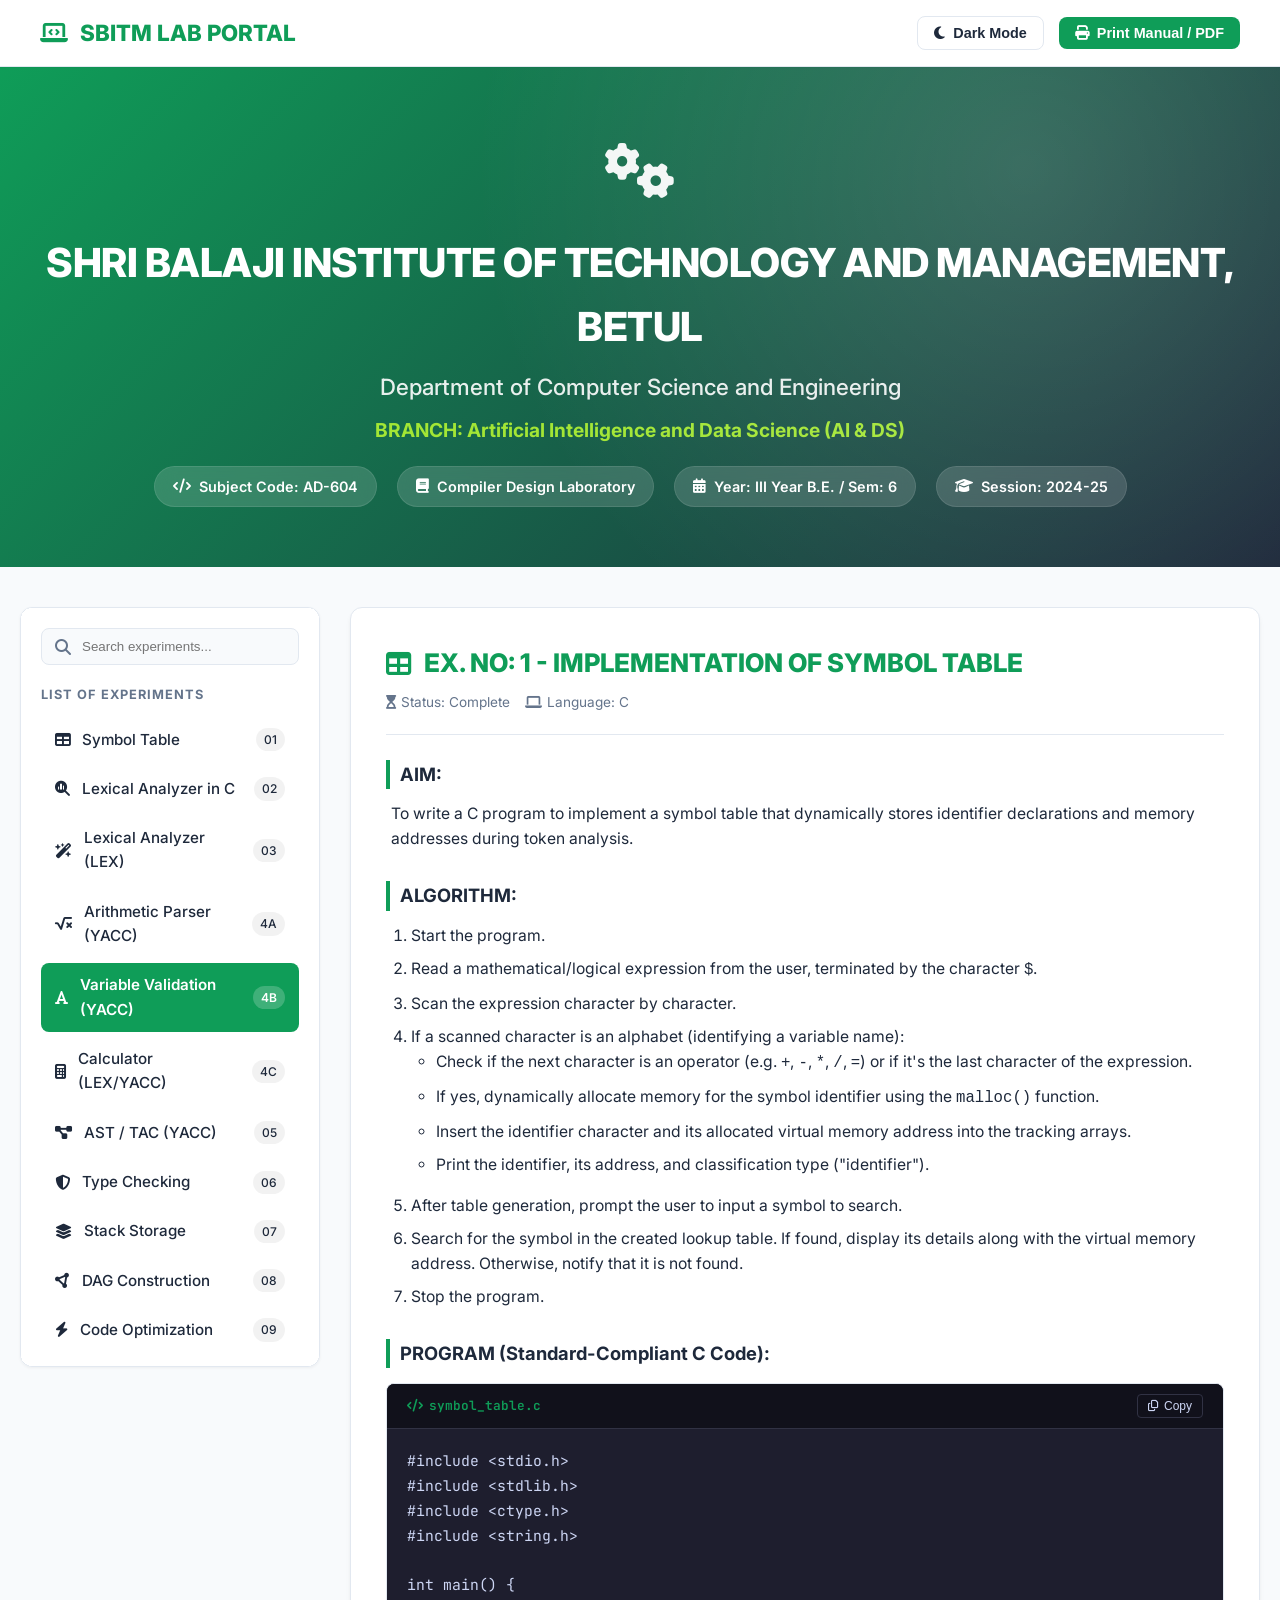
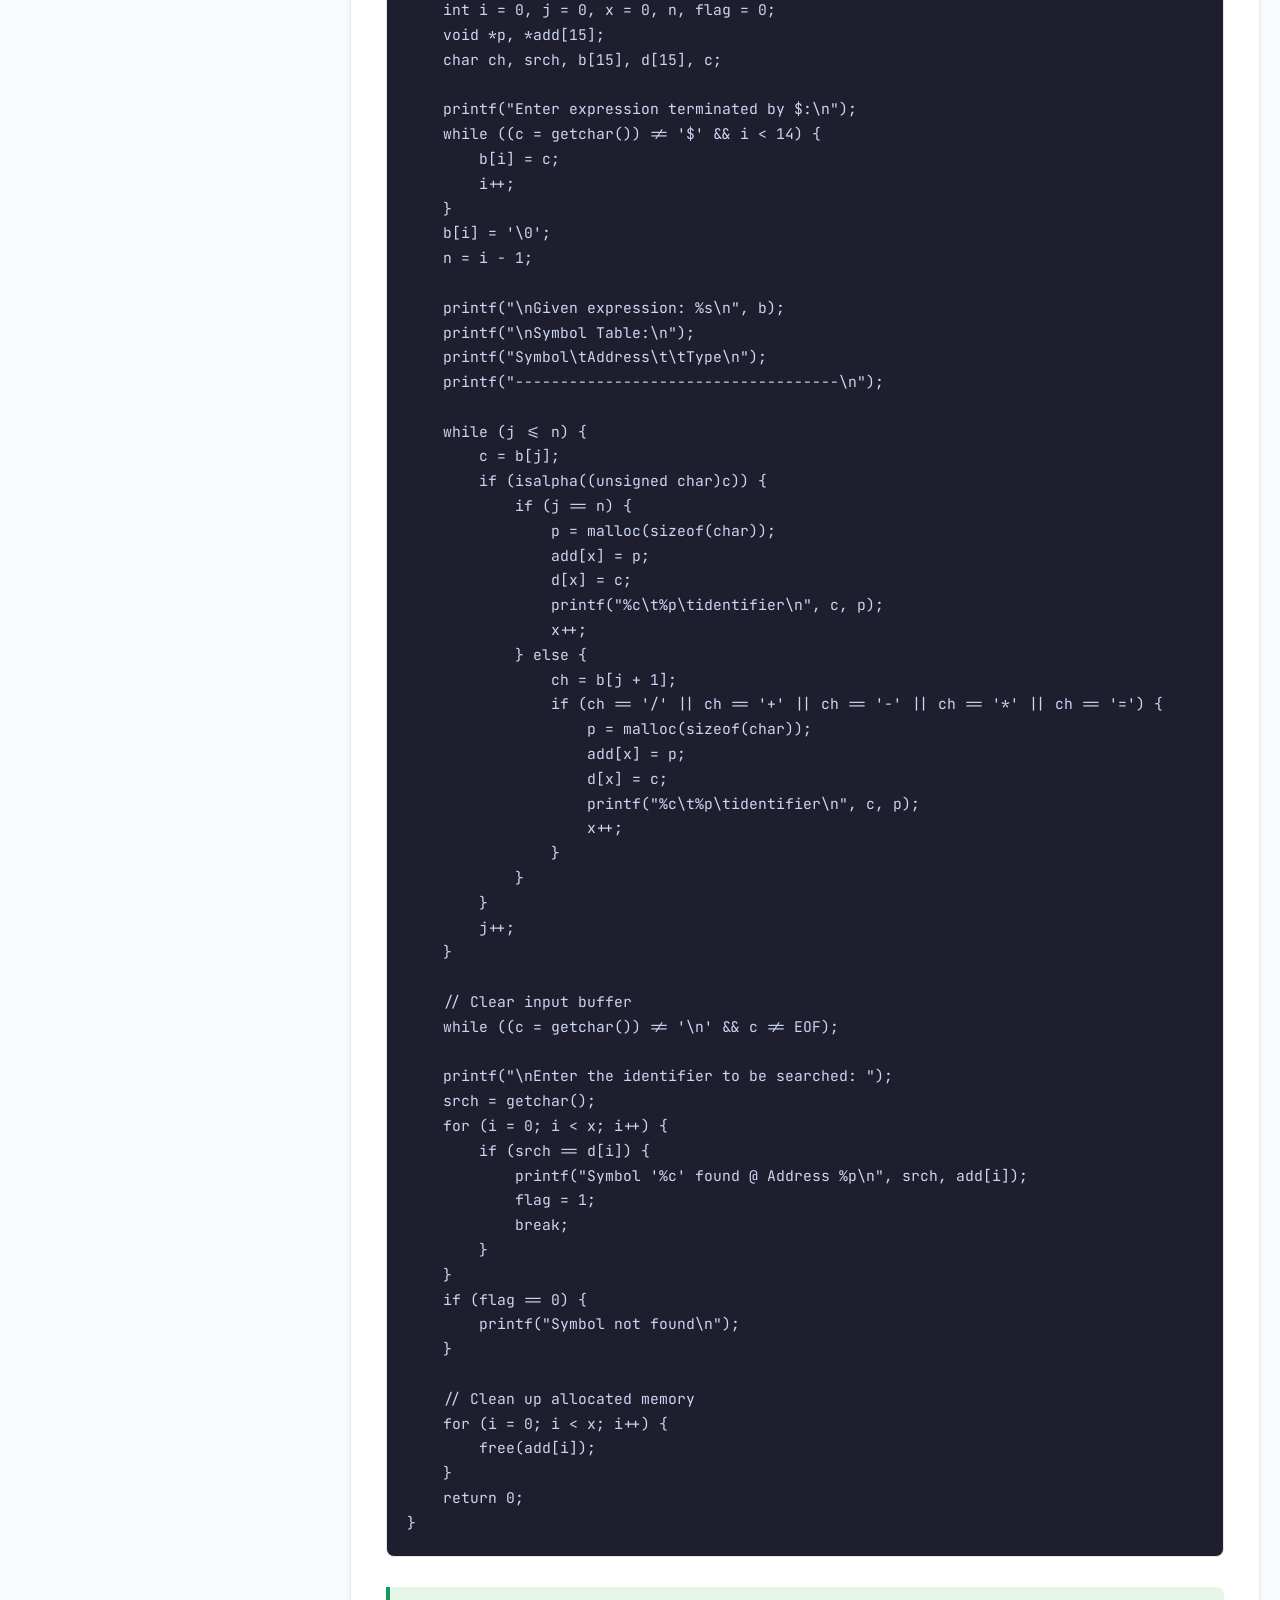
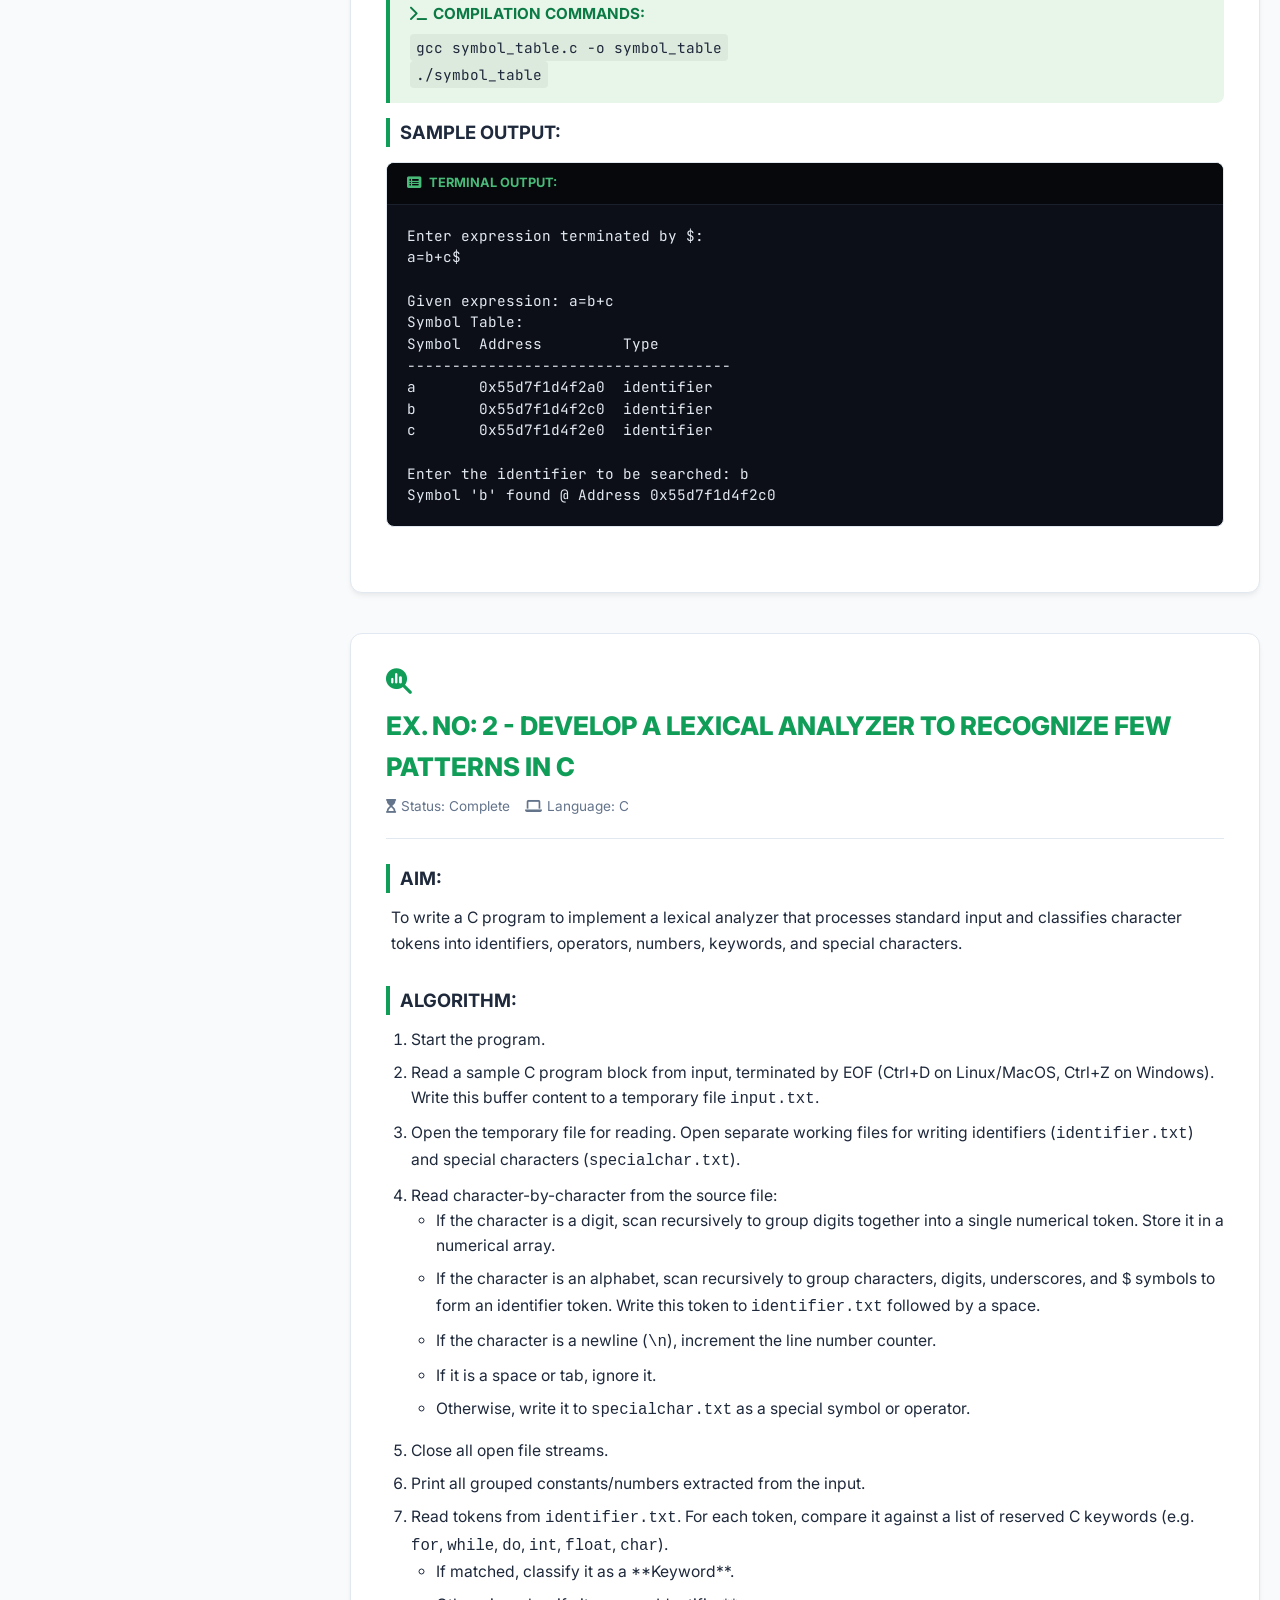
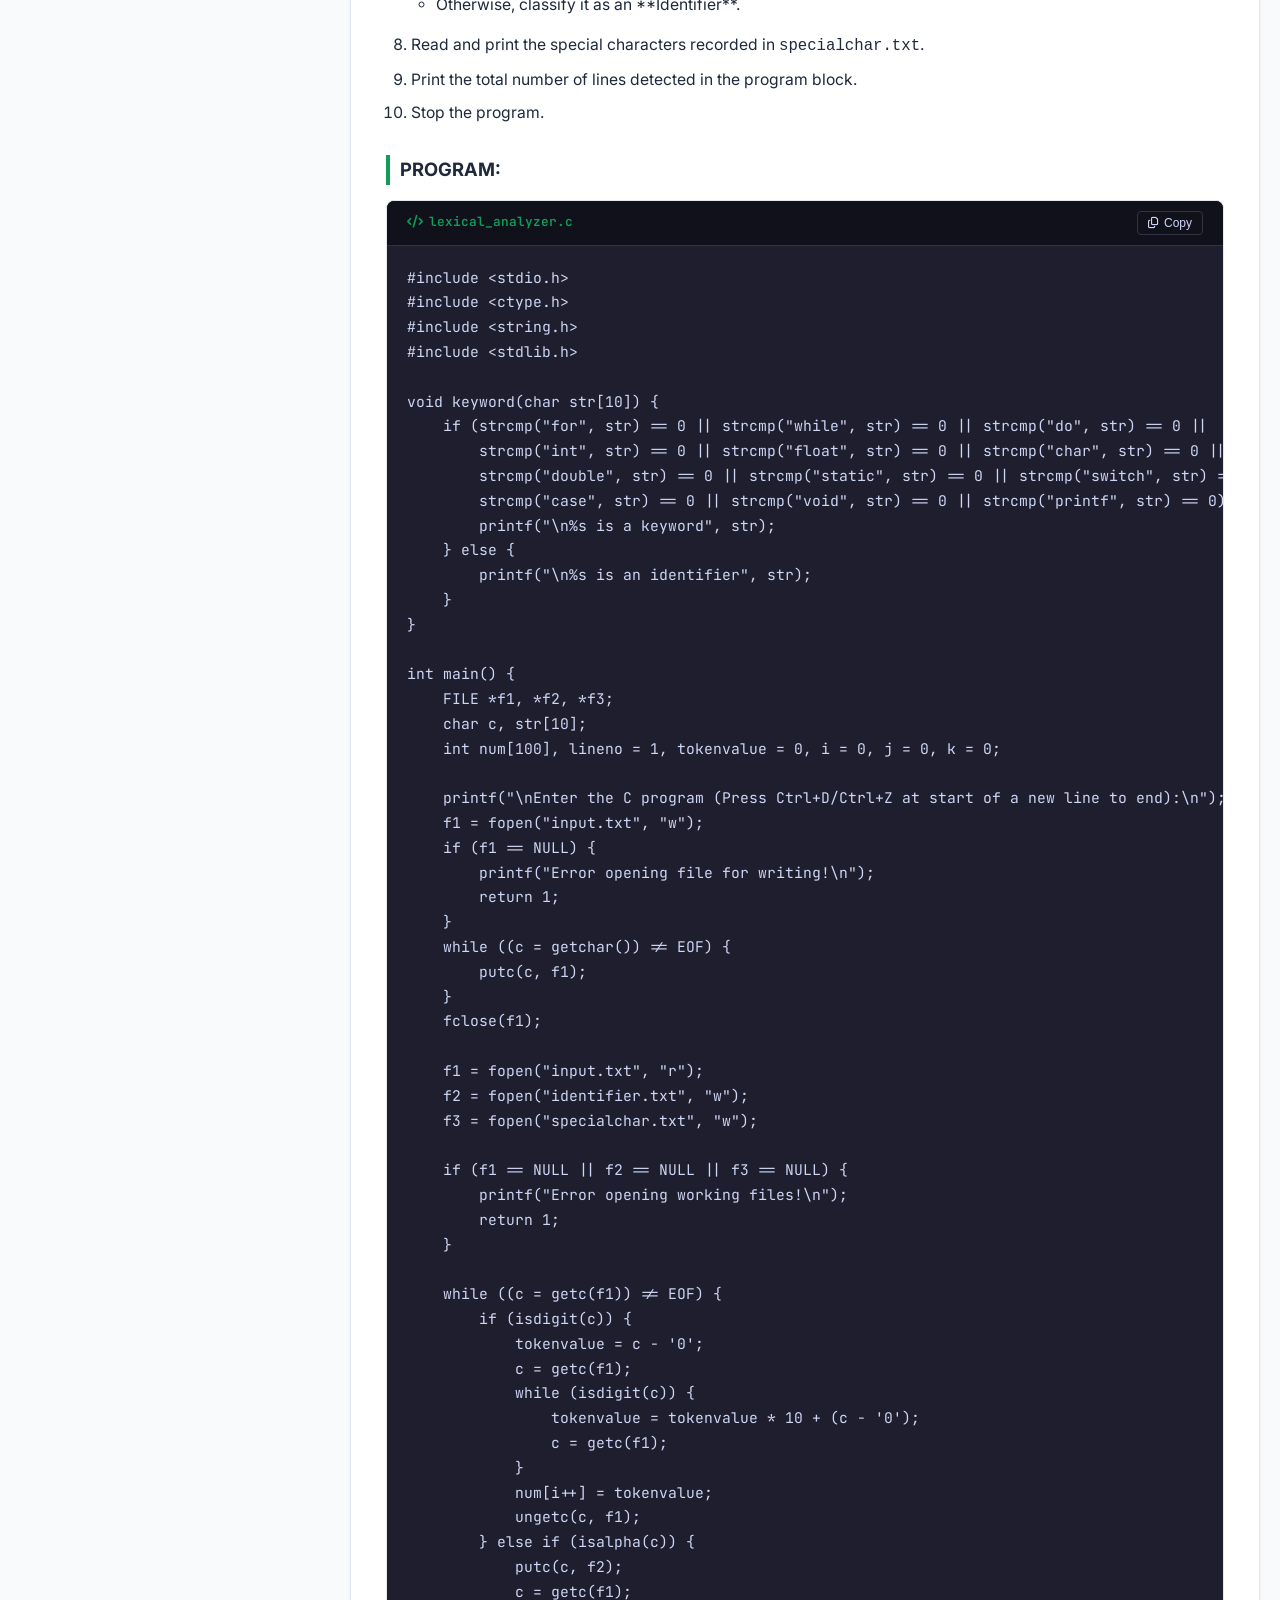
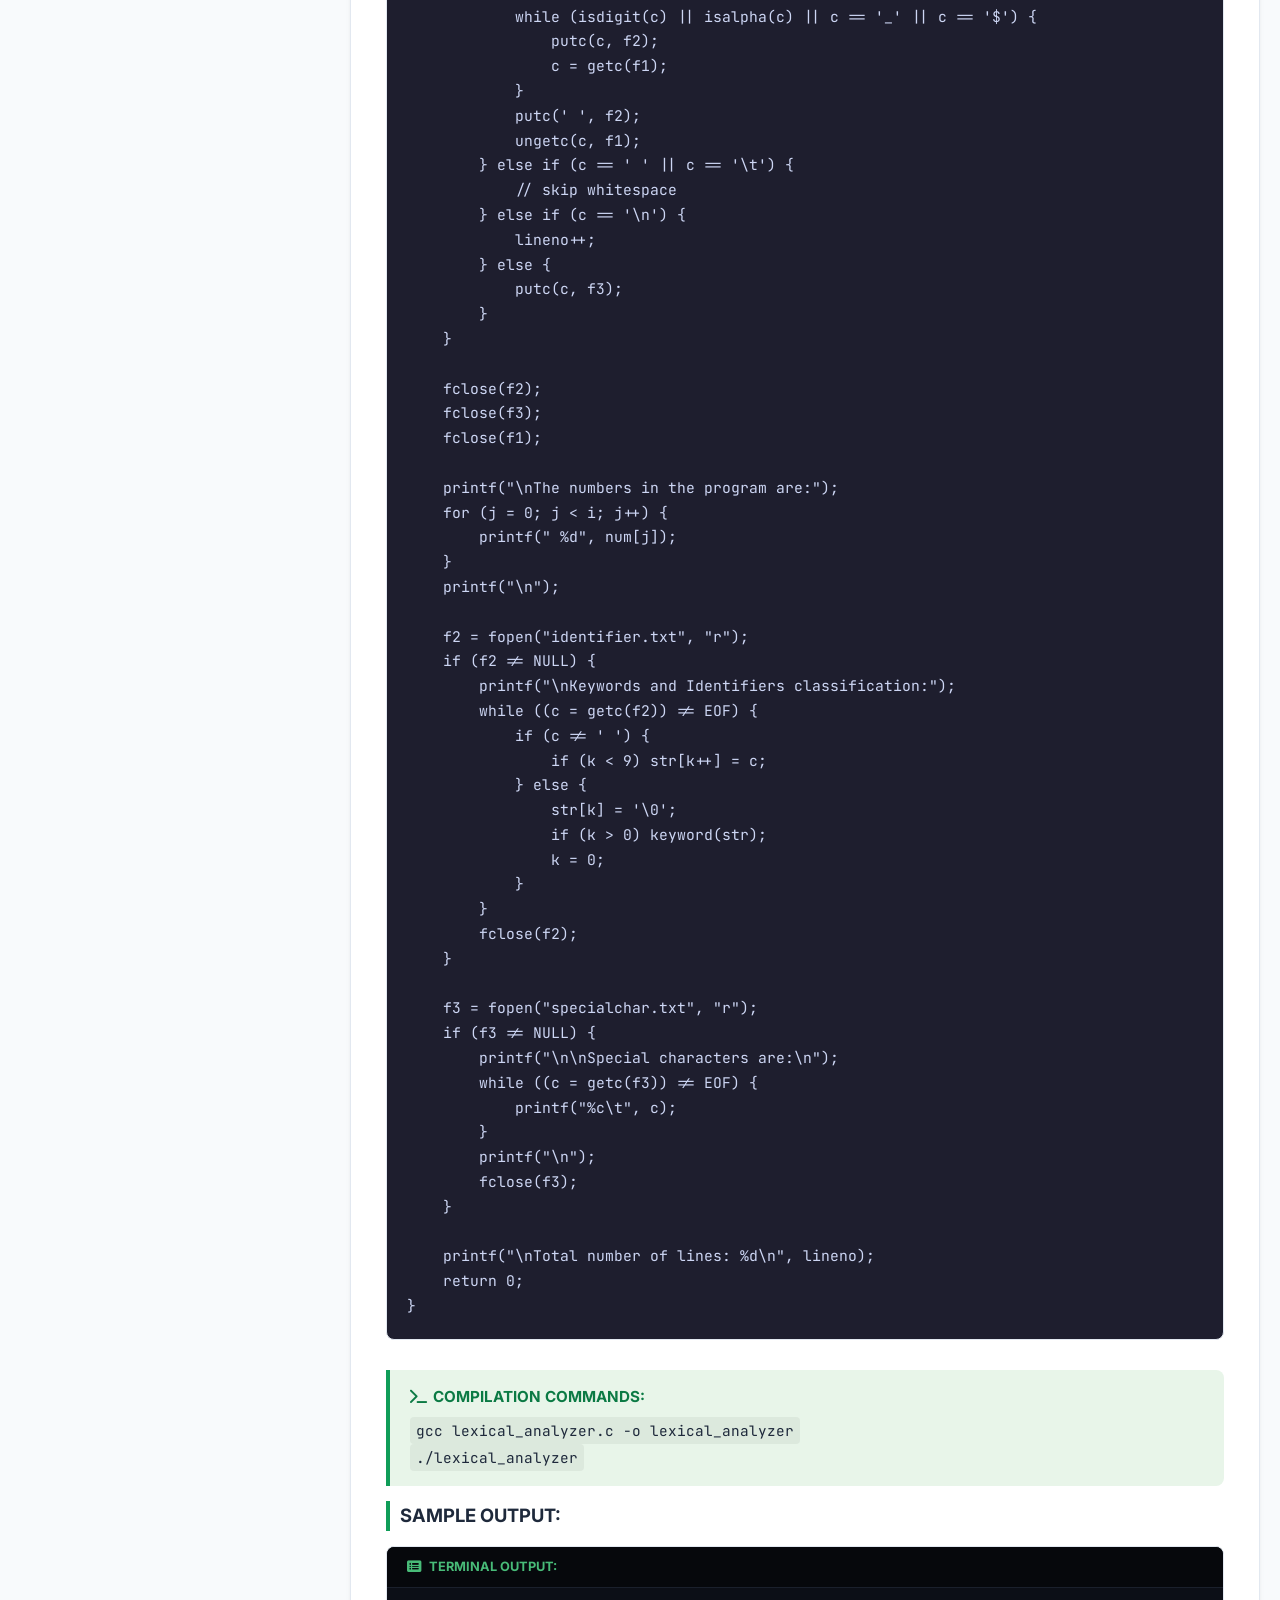
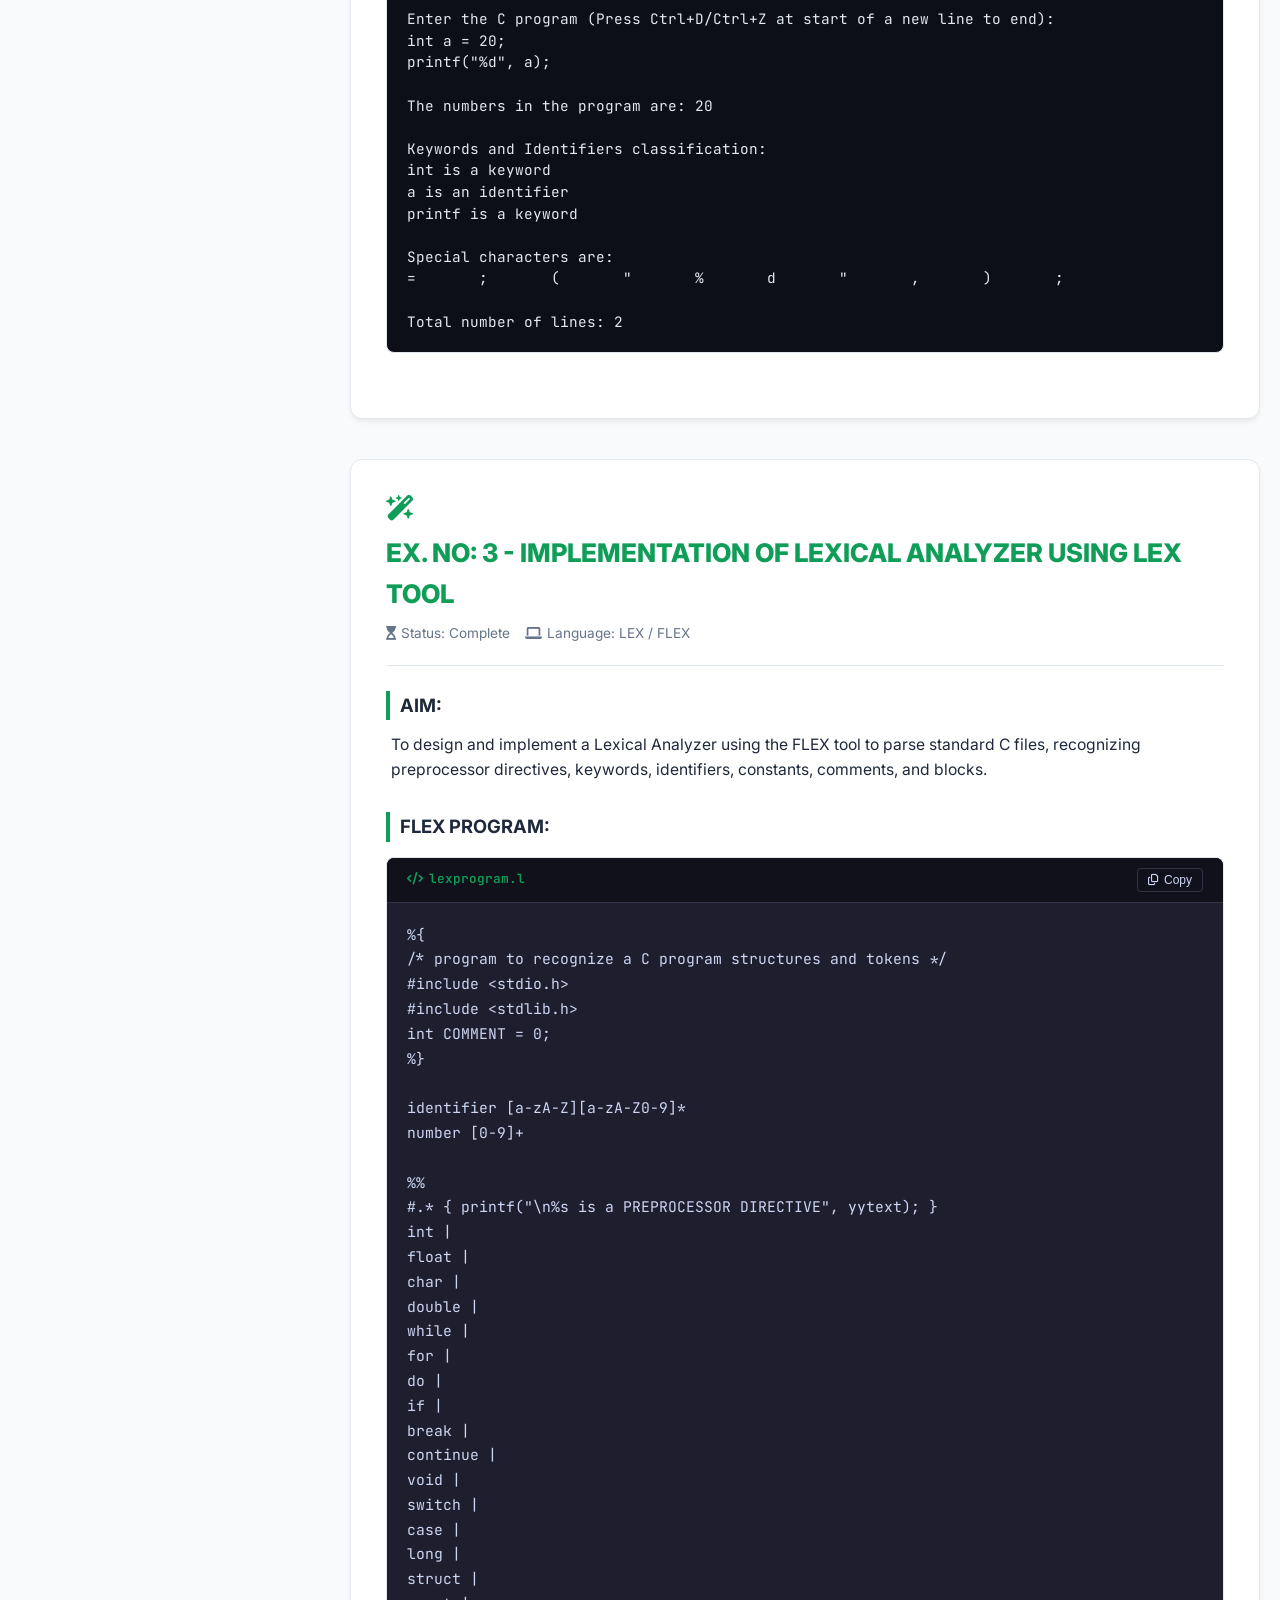
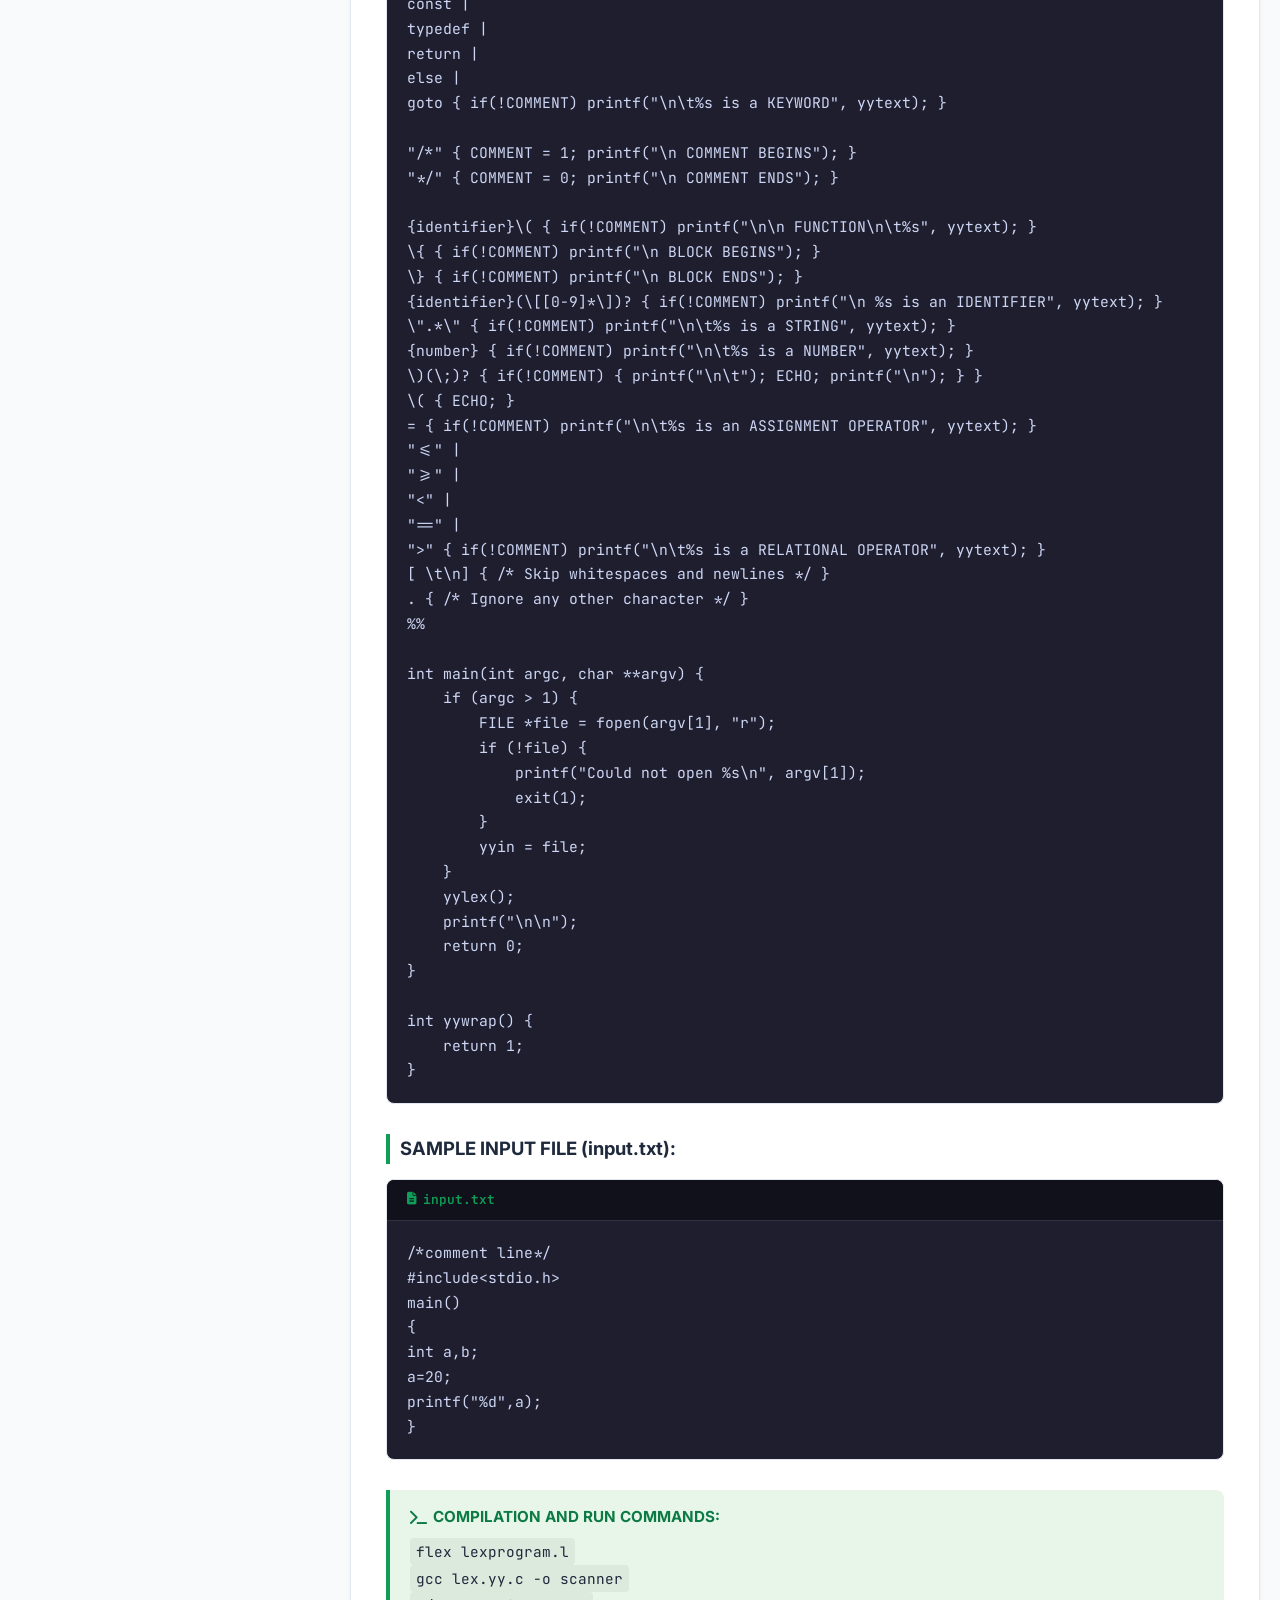
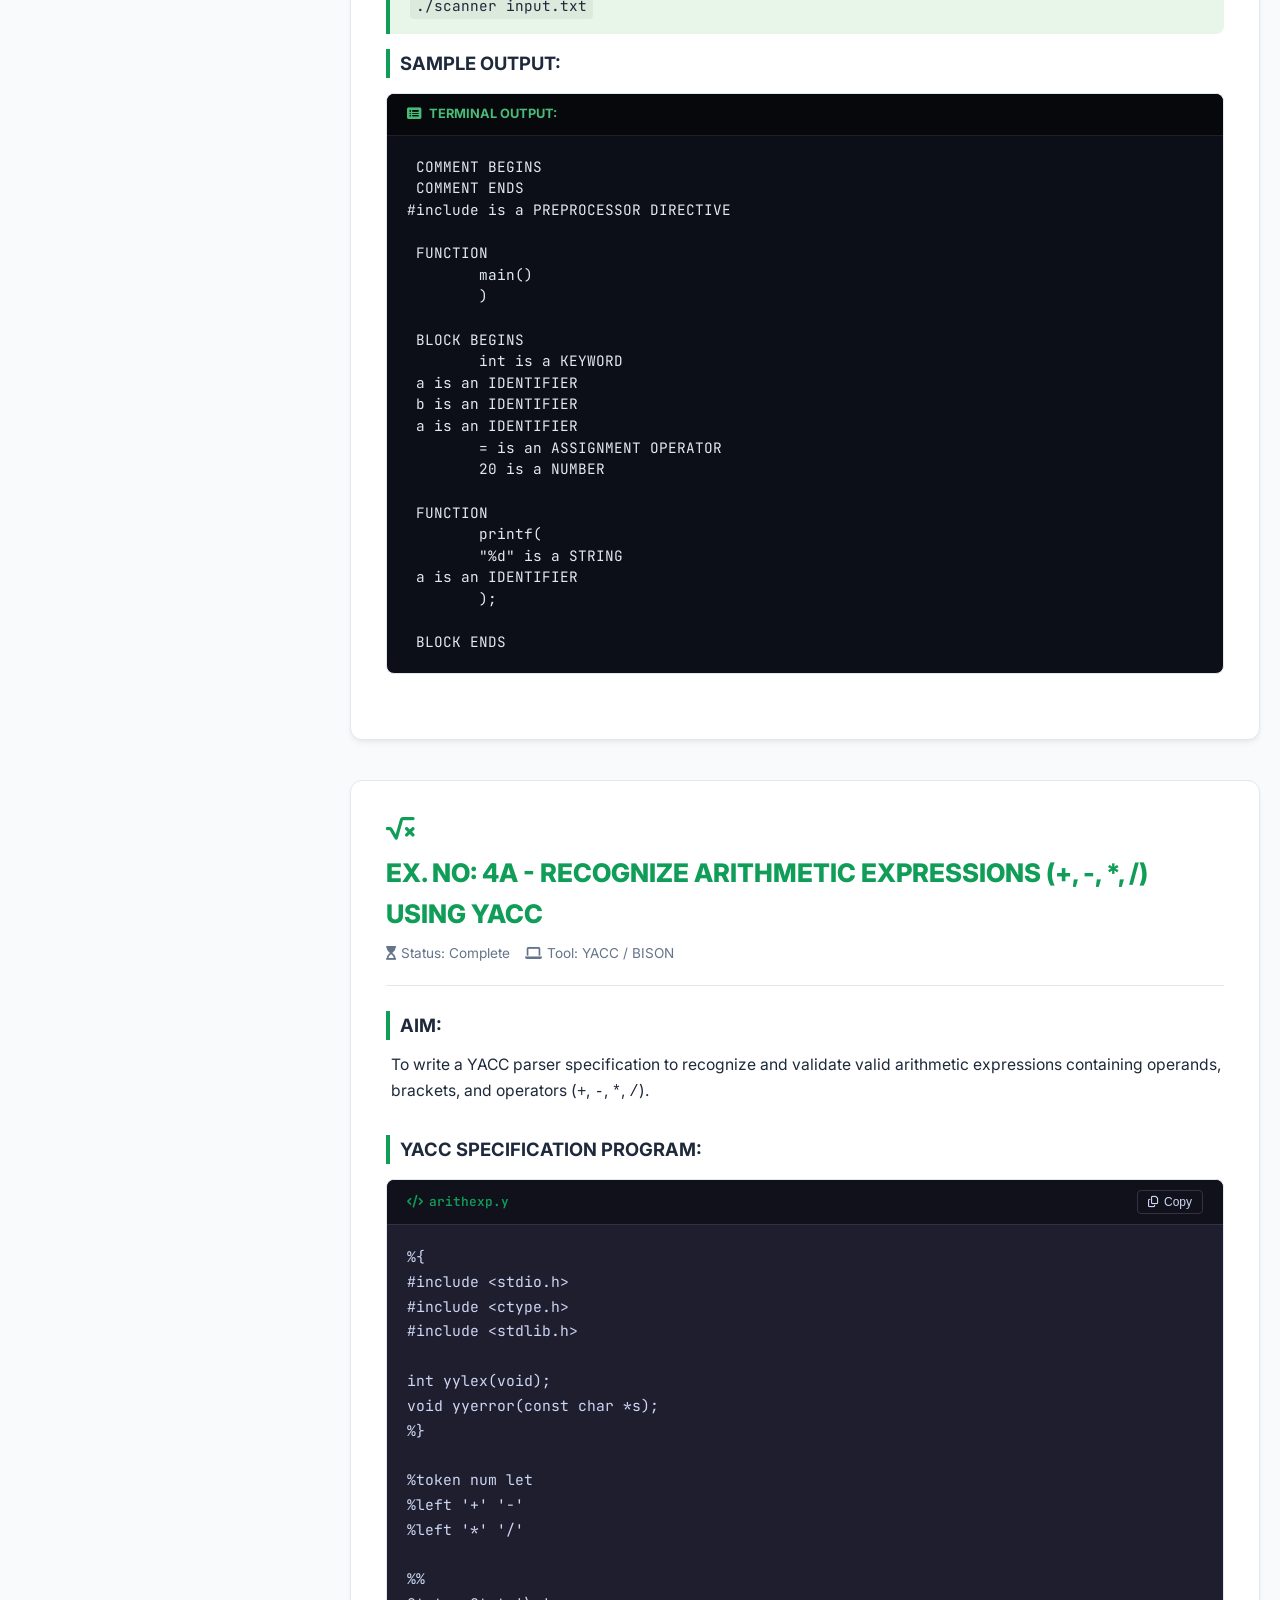
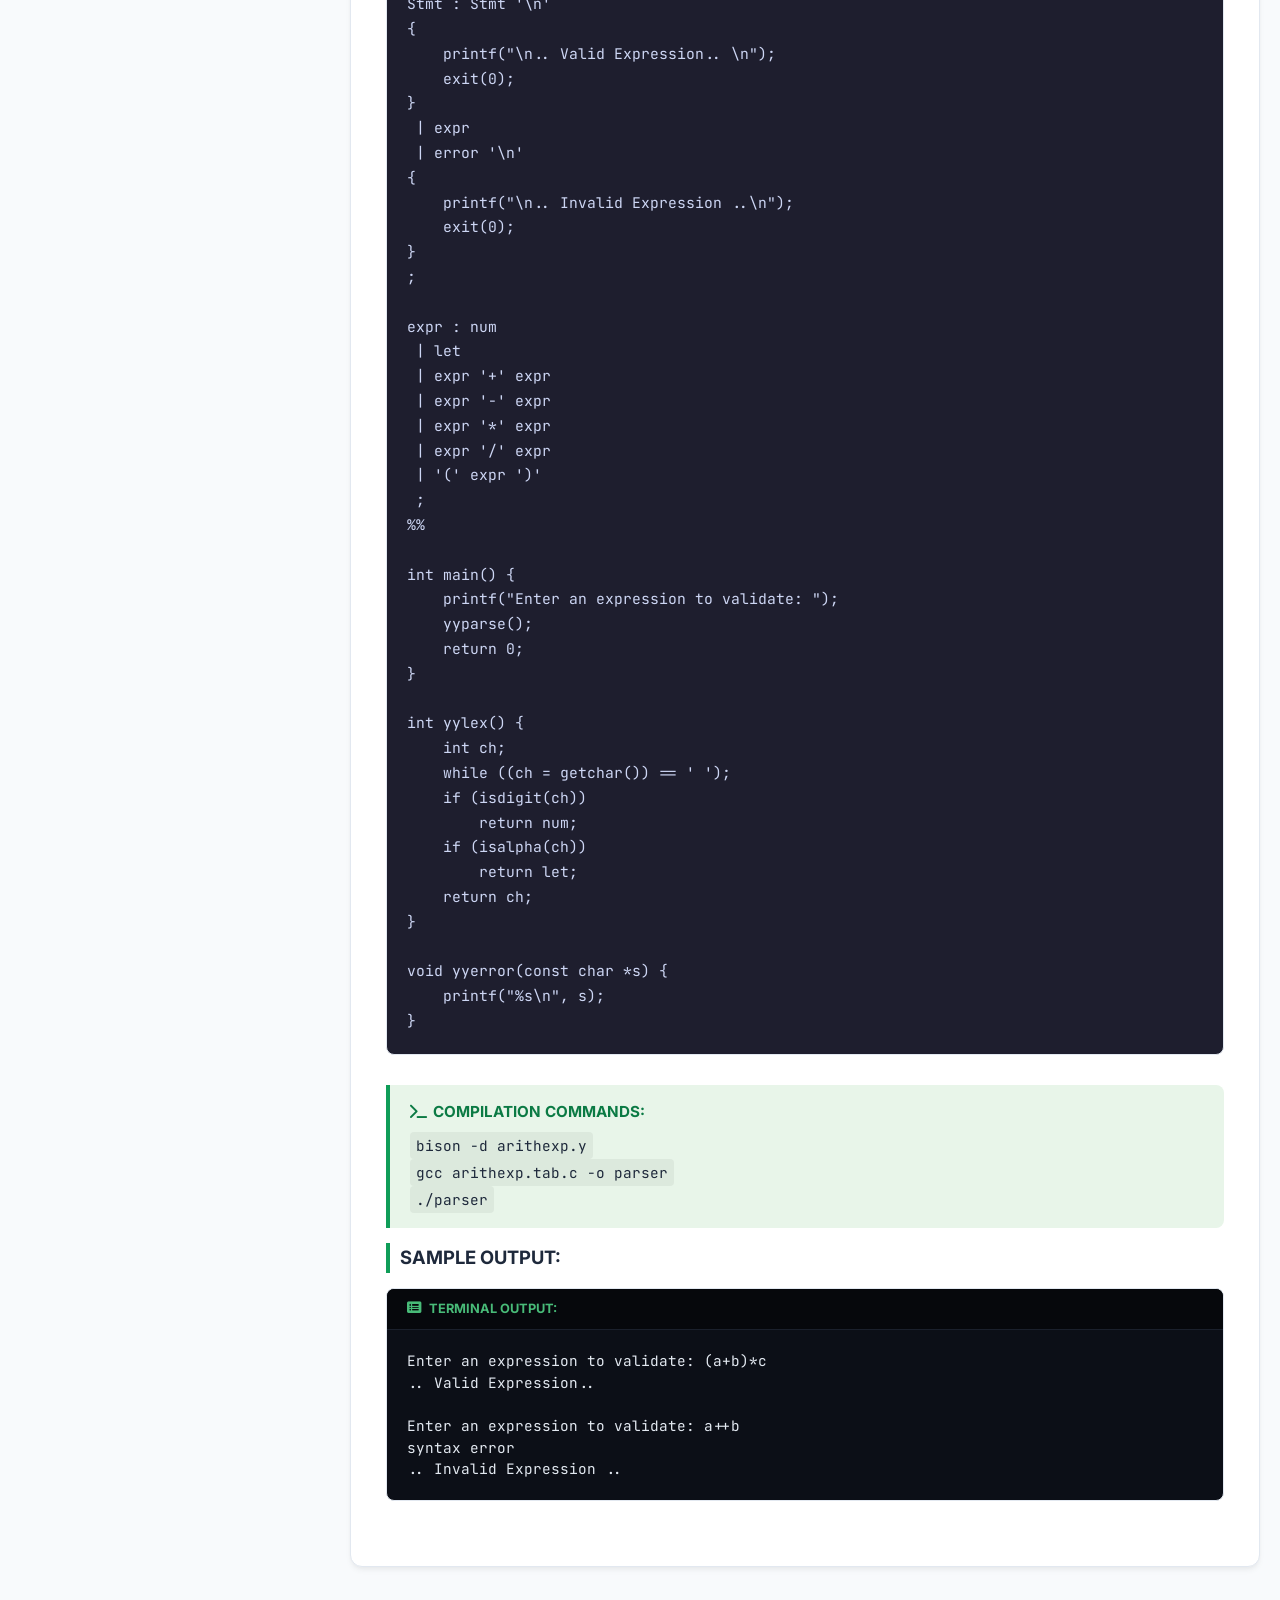
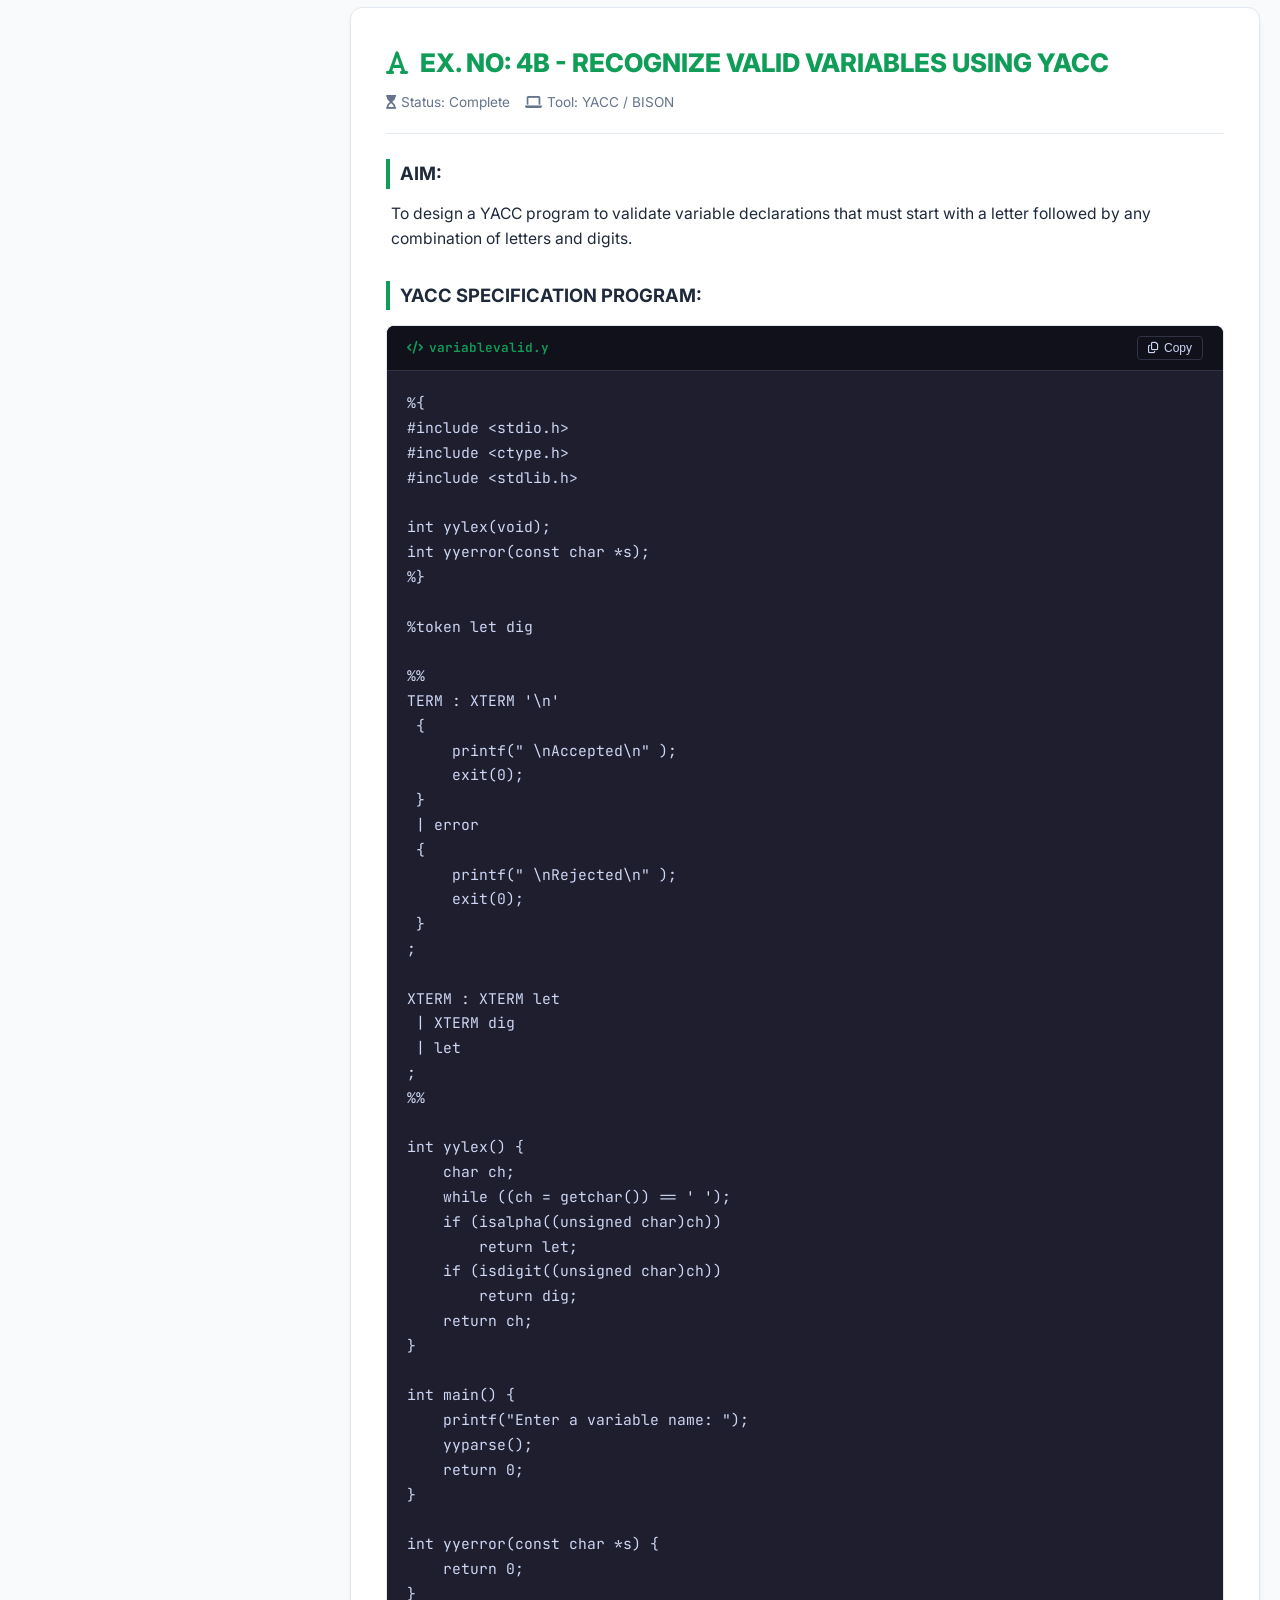
<file: compiler_lab_manual.html>
<!DOCTYPE html>
<html lang="en">
<head>
    <meta charset="UTF-8">
    <meta name="viewport" content="width=device-width, initial-scale=1.0">
    <title>Compiler Design Laboratory Manual - SBITM Betul</title>
    <!-- Google Fonts -->
    <link href="https://fonts.googleapis.com/css2?family=Inter:wght@300;400;500;600;700;800&family=JetBrains+Mono:wght@400;500;700&display=swap" rel="stylesheet">
    <!-- FontAwesome Icons -->
    <link rel="stylesheet" href="https://cdnjs.cloudflare.com/ajax/libs/font-awesome/6.4.0/css/all.min.css">
    
    <style>
        :root {
            --primary: #0f9d58;
            --primary-dark: #0b7a44;
            --primary-light: #e8f5e9;
            --secondary: #1a73e8;
            --bg-base: #f8fafc;
            --bg-card: #ffffff;
            --text-main: #1e293b;
            --text-muted: #64748b;
            --border-color: #e2e8f0;
            --radius-lg: 12px;
            --radius-md: 8px;
            --shadow-sm: 0 1px 3px rgba(0,0,0,0.05);
            --shadow-md: 0 4px 6px -1px rgba(0,0,0,0.05), 0 2px 4px -1px rgba(0,0,0,0.03);
            --shadow-lg: 0 10px 15px -3px rgba(0,0,0,0.05), 0 4px 6px -2px rgba(0,0,0,0.02);
            --code-bg: #1e1e2e;
            --code-text: #cdd6f4;
        }

        [data-theme="dark"] {
            --bg-base: #0f172a;
            --bg-card: #1e293b;
            --text-main: #f1f5f9;
            --text-muted: #94a3b8;
            --border-color: #334155;
            --primary-light: rgba(15, 157, 88, 0.15);
            --shadow-sm: 0 1px 3px rgba(0,0,0,0.2);
            --shadow-md: 0 4px 6px -1px rgba(0,0,0,0.3);
            --shadow-lg: 0 10px 15px -3px rgba(0,0,0,0.4);
        }

        * {
            box-sizing: border-box;
            margin: 0;
            padding: 0;
            scroll-behavior: smooth;
        }

        body {
            font-family: 'Inter', sans-serif;
            background-color: var(--bg-base);
            color: var(--text-main);
            line-height: 1.6;
            transition: background-color 0.3s, color 0.3s;
        }

        /* Navbar Styling */
        .navbar {
            display: flex;
            justify-content: space-between;
            align-items: center;
            background-color: var(--bg-card);
            border-bottom: 1px solid var(--border-color);
            padding: 15px 40px;
            position: sticky;
            top: 0;
            z-index: 100;
            box-shadow: var(--shadow-sm);
        }

        .navbar-brand {
            display: flex;
            align-items: center;
            gap: 12px;
            text-decoration: none;
            color: var(--primary);
            font-weight: 800;
            font-size: 1.4rem;
        }

        .navbar-actions {
            display: flex;
            align-items: center;
            gap: 15px;
        }

        .nav-btn {
            background: none;
            border: 1px solid var(--border-color);
            padding: 8px 16px;
            border-radius: var(--radius-md);
            cursor: pointer;
            color: var(--text-main);
            font-weight: 600;
            font-size: 0.9rem;
            display: flex;
            align-items: center;
            gap: 8px;
            transition: all 0.2s ease;
        }

        .nav-btn:hover {
            background-color: var(--primary-light);
            color: var(--primary);
            border-color: var(--primary);
        }

        .btn-primary {
            background-color: var(--primary);
            color: white !important;
            border: none;
        }

        .btn-primary:hover {
            background-color: var(--primary-dark);
        }

        /* Hero Header Section */
        .hero {
            background: linear-gradient(135deg, #0f9d58 0%, #1e293b 100%);
            color: white;
            padding: 60px 40px;
            text-align: center;
            position: relative;
            overflow: hidden;
        }

        .hero::before {
            content: '';
            position: absolute;
            top: 0;
            left: 0;
            right: 0;
            bottom: 0;
            background: radial-gradient(circle at 80% 20%, rgba(255,255,255,0.15) 0%, transparent 50%);
            pointer-events: none;
        }

        .hero-logo {
            font-size: 3.5rem;
            margin-bottom: 15px;
            opacity: 0.95;
            animation: float 4s ease-in-out infinite;
        }

        @keyframes float {
            0%, 100% { transform: translateY(0); }
            50% { transform: translateY(-10px); }
        }

        .hero h1 {
            font-size: 2.5rem;
            font-weight: 800;
            margin-bottom: 10px;
            letter-spacing: -0.5px;
            word-break: break-word;
            overflow-wrap: break-word;
        }

        .hero h2 {
            font-size: 1.4rem;
            font-weight: 500;
            opacity: 0.9;
            margin-bottom: 25px;
            word-break: break-word;
        }

        .branch-text {
            font-weight: 700;
            font-size: 1.2rem;
            margin-top: -15px;
            margin-bottom: 20px;
            color: #a3e635;
            word-break: break-word;
        }

        .hero-meta {
            display: flex;
            justify-content: center;
            flex-wrap: wrap;
            gap: 20px;
            margin-top: 20px;
        }

        .meta-badge {
            background: rgba(255, 255, 255, 0.15);
            backdrop-filter: blur(10px);
            padding: 8px 18px;
            border-radius: 30px;
            font-size: 0.9rem;
            font-weight: 600;
            display: flex;
            align-items: center;
            gap: 8px;
            border: 1px solid rgba(255,255,255,0.1);
        }

        /* Container Layout */
        .main-container {
            max-width: 1400px;
            margin: 40px auto;
            padding: 0 20px;
            display: grid;
            grid-template-columns: 300px 1fr;
            gap: 30px;
        }

        /* Sidebar Styling */
        .sidebar {
            position: sticky;
            top: 100px;
            height: calc(100vh - 140px);
            overflow-y: auto;
            background-color: var(--bg-card);
            border: 1px solid var(--border-color);
            border-radius: var(--radius-lg);
            padding: 20px;
            box-shadow: var(--shadow-sm);
        }

        .sidebar::-webkit-scrollbar {
            width: 5px;
        }
        .sidebar::-webkit-scrollbar-thumb {
            background-color: var(--border-color);
            border-radius: 4px;
        }

        .search-box {
            position: relative;
            margin-bottom: 20px;
        }

        .search-box input {
            width: 100%;
            padding: 10px 15px 10px 40px;
            border: 1px solid var(--border-color);
            background-color: var(--bg-base);
            color: var(--text-main);
            border-radius: var(--radius-md);
            outline: none;
            transition: all 0.2s;
        }

        .search-box input:focus {
            border-color: var(--primary);
            box-shadow: 0 0 0 3px var(--primary-light);
        }

        .search-box i {
            position: absolute;
            left: 14px;
            top: 50%;
            transform: translateY(-50%);
            color: var(--text-muted);
        }

        .sidebar-title {
            font-size: 0.8rem;
            text-transform: uppercase;
            letter-spacing: 1px;
            color: var(--text-muted);
            margin-bottom: 12px;
            font-weight: 700;
        }

        .nav-list {
            list-style: none;
        }

        .nav-item {
            margin-bottom: 5px;
        }

        .nav-link {
            display: flex;
            align-items: center;
            gap: 12px;
            padding: 10px 14px;
            border-radius: var(--radius-md);
            color: var(--text-main);
            text-decoration: none;
            font-weight: 500;
            font-size: 0.95rem;
            transition: all 0.2s;
        }

        .nav-link:hover {
            background-color: var(--primary-light);
            color: var(--primary);
        }

        .nav-link.active {
            background-color: var(--primary);
            color: white;
            font-weight: 600;
        }

        .nav-link span.badge {
            margin-left: auto;
            background-color: rgba(0,0,0,0.05);
            padding: 2px 8px;
            border-radius: 20px;
            font-size: 0.75rem;
        }

        .nav-link.active span.badge {
            background-color: rgba(255,255,255,0.2);
            color: white;
        }

        /* Content Area Styling */
        .content {
            display: flex;
            flex-direction: column;
            gap: 40px;
        }

        .card {
            background-color: var(--bg-card);
            border: 1px solid var(--border-color);
            border-radius: var(--radius-lg);
            padding: 35px;
            box-shadow: var(--shadow-md);
            position: relative;
            transition: transform 0.2s, box-shadow 0.2s;
        }

        .card:hover {
            box-shadow: var(--shadow-lg);
        }

        .card-header {
            border-bottom: 1px solid var(--border-color);
            padding-bottom: 20px;
            margin-bottom: 25px;
            display: flex;
            justify-content: space-between;
            align-items: flex-start;
        }

        .card-title-group h2 {
            font-size: 1.6rem;
            font-weight: 800;
            color: var(--primary);
            display: flex;
            align-items: center;
            gap: 12px;
        }

        .card-meta-info {
            display: flex;
            gap: 15px;
            margin-top: 8px;
            font-size: 0.85rem;
            color: var(--text-muted);
        }

        .card-meta-info span {
            display: flex;
            align-items: center;
            gap: 5px;
        }

        /* Sections inside Cards */
        .section-block {
            margin-bottom: 30px;
        }

        .section-block h3 {
            font-size: 1.15rem;
            font-weight: 700;
            color: var(--text-main);
            margin-bottom: 12px;
            display: flex;
            align-items: center;
            gap: 8px;
            border-left: 4px solid var(--primary);
            padding-left: 10px;
        }

        .section-block p, .section-block ol, .section-block ul {
            font-size: 0.98rem;
            color: var(--text-main);
            margin-bottom: 15px;
            padding-left: 5px;
        }

        .section-block ol, .section-block ul {
            padding-left: 25px;
        }

        .section-block li {
            margin-bottom: 8px;
        }

        /* Beautiful Code Viewer */
        .code-container {
            position: relative;
            border-radius: var(--radius-md);
            overflow: hidden;
            background-color: var(--code-bg);
            margin-top: 15px;
            border: 1px solid var(--border-color);
        }

        .code-header {
            display: flex;
            justify-content: space-between;
            align-items: center;
            background-color: #11111b;
            padding: 10px 20px;
            border-bottom: 1px solid #313244;
            color: #a6adc8;
            font-family: 'JetBrains Mono', monospace;
            font-size: 0.8rem;
        }

        .code-header .lang-indicator {
            display: flex;
            align-items: center;
            gap: 6px;
            color: var(--primary);
            font-weight: 600;
        }

        .code-header button {
            background: none;
            border: 1px solid #313244;
            padding: 4px 10px;
            border-radius: 4px;
            color: #cdd6f4;
            cursor: pointer;
            font-size: 0.75rem;
            display: flex;
            align-items: center;
            gap: 5px;
            transition: all 0.2s;
        }

        .code-header button:hover {
            background-color: rgba(255,255,255,0.05);
            border-color: var(--primary);
            color: white;
        }

        .code-container pre {
            margin: 0;
            padding: 20px;
            overflow-x: auto;
        }

        .code-container code {
            font-family: 'JetBrains Mono', monospace;
            font-size: 0.92rem;
            color: var(--code-text);
            white-space: pre;
        }

        /* Output Showcase block */
        .output-showcase {
            background-color: #0c0f17;
            border-radius: var(--radius-md);
            border: 1px solid var(--border-color);
            margin-top: 15px;
            overflow: hidden;
        }

        .output-header {
            background-color: #06080c;
            padding: 10px 20px;
            border-bottom: 1px solid #1a202c;
            color: #48bb78;
            font-weight: 700;
            font-size: 0.8rem;
            display: flex;
            align-items: center;
            gap: 8px;
        }

        .output-body {
            padding: 20px;
            font-family: 'JetBrains Mono', monospace;
            font-size: 0.9rem;
            color: #e2e8f0;
            white-space: pre-wrap;
            line-height: 1.5;
        }

        /* Compilation Commands */
        .compilation-commands {
            background-color: var(--primary-light);
            border-left: 4px solid var(--primary);
            padding: 15px 20px;
            border-radius: 0 var(--radius-md) var(--radius-md) 0;
            margin: 15px 0;
        }

        .compilation-commands h4 {
            font-size: 0.95rem;
            font-weight: 700;
            color: var(--primary-dark);
            margin-bottom: 8px;
            display: flex;
            align-items: center;
            gap: 6px;
        }

        .compilation-commands code {
            font-family: 'JetBrains Mono', monospace;
            font-size: 0.9rem;
            background: rgba(0,0,0,0.05);
            padding: 2px 6px;
            border-radius: 4px;
        }

        /* Interactive Simulator Panel */
        .simulator-panel {
            background: linear-gradient(135deg, #1e293b 0%, #0f172a 100%);
            color: white;
            border-radius: var(--radius-lg);
            padding: 30px;
            margin-top: 40px;
            box-shadow: var(--shadow-lg);
            border: 1px solid rgba(255,255,255,0.05);
        }

        .sim-header {
            display: flex;
            align-items: center;
            gap: 15px;
            border-bottom: 1px solid rgba(255,255,255,0.1);
            padding-bottom: 15px;
            margin-bottom: 20px;
        }

        .sim-header h3 {
            font-size: 1.3rem;
            font-weight: 800;
            color: var(--primary);
            display: flex;
            align-items: center;
            gap: 8px;
        }

        .sim-controls {
            display: grid;
            grid-template-columns: 1fr 1fr;
            gap: 20px;
            margin-bottom: 20px;
        }

        .sim-control-group {
            display: flex;
            flex-direction: column;
            gap: 8px;
        }

        .sim-control-group label {
            font-size: 0.85rem;
            font-weight: 600;
            color: #94a3b8;
        }

        .sim-control-group select, .sim-control-group input {
            padding: 10px 15px;
            background-color: #0f172a;
            border: 1px solid #334155;
            color: white;
            border-radius: var(--radius-md);
            outline: none;
            font-family: 'Inter', sans-serif;
        }

        .sim-control-group select:focus, .sim-control-group input:focus {
            border-color: var(--primary);
        }

        .sim-output {
            background-color: #020617;
            border-radius: var(--radius-md);
            border: 1px solid #1e293b;
            padding: 20px;
            font-family: 'JetBrains Mono', monospace;
            font-size: 0.9rem;
            color: #38bdf8;
            min-height: 150px;
            white-space: pre-wrap;
        }

        .sim-btn {
            background-color: var(--primary);
            color: white;
            border: none;
            padding: 12px 24px;
            border-radius: var(--radius-md);
            font-weight: 700;
            cursor: pointer;
            transition: background 0.2s;
            margin-top: 10px;
            width: 100%;
            display: flex;
            align-items: center;
            justify-content: center;
            gap: 8px;
        }

        .sim-btn:hover {
            background-color: var(--primary-dark);
        }

        /* Toast Notifications */
        .toast {
            position: fixed;
            bottom: 30px;
            right: 30px;
            background-color: var(--primary);
            color: white;
            padding: 12px 24px;
            border-radius: var(--radius-md);
            font-weight: 600;
            box-shadow: var(--shadow-lg);
            display: flex;
            align-items: center;
            gap: 10px;
            transform: translateY(100px);
            opacity: 0;
            transition: all 0.3s cubic-bezier(0.68, -0.55, 0.265, 1.55);
            z-index: 1000;
        }

        .toast.show {
            transform: translateY(0);
            opacity: 1;
        }

        /* Footer Styling */
        footer {
            background-color: #0f172a;
            color: #94a3b8;
            text-align: center;
            padding: 40px 20px;
            margin-top: 60px;
            border-top: 1px solid #1e293b;
        }

        footer h3 {
            color: white;
            font-weight: 700;
            margin-bottom: 8px;
            font-size: 1.1rem;
        }

        footer p {
            font-size: 0.9rem;
            margin-bottom: 5px;
        }

        footer .developer-tag {
            color: var(--primary);
            font-weight: 700;
            margin-top: 10px;
            font-size: 0.95rem;
        }

        /* Print Layout Rules */
        @media print {
            body {
                background-color: white !important;
                color: black !important;
            }

            .navbar, .sidebar, .navbar-actions, .search-box, .code-header button, .sim-btn, .simulator-panel, .toast {
                display: none !important;
            }

            .main-container {
                display: block !important;
                margin: 0 !important;
                padding: 0 !important;
                max-width: 100% !important;
            }

            .card {
                box-shadow: none !important;
                border: none !important;
                padding: 0 !important;
                margin-bottom: 50px !important;
                page-break-after: always;
            }

            .card:last-child {
                page-break-after: avoid;
            }

            .code-container, .output-showcase {
                border: 1px solid #ccc !important;
                background-color: #fafafa !important;
                page-break-inside: avoid;
            }

            .code-container code, .output-body {
                color: black !important;
            }

            .code-header, .output-header {
                background-color: #eee !important;
                color: black !important;
                border-bottom: 1px solid #ccc !important;
            }

            .hero {
                background: white !important;
                color: black !important;
                border-bottom: 2px solid black !important;
                padding: 40px 0 !important;
            }

            .meta-badge {
                border: 1px solid #ccc !important;
                background: none !important;
                color: black !important;
            }

            .section-block h3 {
                border-left-color: black !important;
            }
        }

        /* Sticky Mobile Experiments Navigation */
        .mobile-experiments-bar {
            display: none;
            position: sticky;
            top: 70px;
            background-color: var(--bg-card);
            border: 1px solid var(--border-color);
            border-radius: var(--radius-md);
            padding: 10px;
            gap: 8px;
            overflow-x: auto;
            white-space: nowrap;
            z-index: 90;
            box-shadow: var(--shadow-sm);
            margin-bottom: 25px;
            -webkit-overflow-scrolling: touch;
        }

        .mobile-experiments-bar::-webkit-scrollbar {
            height: 4px;
        }
        .mobile-experiments-bar::-webkit-scrollbar-thumb {
            background-color: var(--primary);
            border-radius: 4px;
        }

        .mobile-nav-btn {
            display: inline-block;
            padding: 6px 12px;
            border-radius: 20px;
            background-color: var(--bg-base);
            color: var(--text-main);
            text-decoration: none;
            font-size: 0.82rem;
            font-weight: 600;
            border: 1px solid var(--border-color);
            transition: all 0.2s;
        }

        .mobile-nav-btn:hover {
            color: var(--primary);
            background-color: var(--primary-light);
            border-color: var(--primary);
        }

        .mobile-nav-btn.active {
            background-color: var(--primary);
            color: white;
            border-color: var(--primary);
        }

        /* Table Wrapper for horizontal scroll on mobile */
        .section-block table {
            width: 100%;
            border-collapse: collapse;
            margin: 15px 0;
        }

        /* =============================================
           BULLETPROOF GLOBAL MOBILE LAYOUT PROTECTION
           ============================================= */
        *, *::before, *::after {
            box-sizing: border-box;
        }

        html {
            overflow-x: hidden;
            scroll-padding-top: 80px;
        }

        body {
            max-width: 100vw;
            overflow-x: hidden;
            -webkit-text-size-adjust: 100%;
        }

        /* Prevent any element from ever causing horizontal overflow */
        .main-container, .content, .card, .card-header,
        .card-title-group, .section-block, .code-container,
        .output-showcase, .compilation-commands, .simulator-panel {
            min-width: 0;
            max-width: 100%;
            box-sizing: border-box;
        }

        /* Card title - allow wrapping & prevent icon+text overflow */
        .card-title-group h2 {
            flex-wrap: wrap;
            word-break: break-word;
            overflow-wrap: anywhere;
        }

        /* Card meta info - wrap on small screens */
        .card-meta-info {
            flex-wrap: wrap;
        }

        /* Code blocks - always scrollable horizontally */
        .code-container pre {
            overflow-x: auto;
            -webkit-overflow-scrolling: touch;
        }

        .code-container code {
            white-space: pre;
            word-break: normal;
            overflow-wrap: normal;
        }

        /* Output body - wrap text */
        .output-body {
            overflow-x: auto;
            -webkit-overflow-scrolling: touch;
            word-break: break-all;
        }

        /* Compilation commands code - wrap */
        .compilation-commands code {
            word-break: break-all;
            overflow-wrap: anywhere;
            display: inline-block;
            max-width: 100%;
        }

        /* Section block text - prevent overflow */
        .section-block p,
        .section-block li {
            word-break: break-word;
            overflow-wrap: break-word;
        }

        /* ===========================
           TABLET (max 1024px)
           =========================== */
        @media (max-width: 1024px) {
            .main-container {
                grid-template-columns: 1fr;
                margin: 15px auto;
                padding: 0 16px;
                gap: 0;
            }
            .sidebar {
                display: none;
            }
            .mobile-experiments-bar {
                display: flex;
            }
        }

        /* ===========================
           LARGE MOBILE (max 768px)
           =========================== */
        @media (max-width: 768px) {
            .navbar {
                padding: 12px 16px;
            }

            .navbar-actions {
                gap: 8px;
            }

            .hero {
                padding: 28px 16px;
            }

            .hero-logo {
                font-size: 2rem;
                margin-bottom: 8px;
            }

            .hero h1 {
                font-size: 1.35rem;
                line-height: 1.35;
                word-break: break-word;
            }

            .hero h2 {
                font-size: 1rem;
                margin-bottom: 12px;
            }

            .hero > div[style] {
                font-size: 0.95rem !important;
            }

            .branch-text {
                font-size: 0.95rem;
                margin-top: -8px;
                margin-bottom: 14px;
            }

            .hero-meta {
                gap: 8px;
                justify-content: center;
            }

            .meta-badge {
                font-size: 0.78rem;
                padding: 5px 10px;
                gap: 5px;
            }

            .main-container {
                padding: 0 12px;
                margin: 12px auto;
            }

            .card {
                padding: 16px 14px;
                border-radius: 10px;
            }

            .card-header {
                padding-bottom: 14px;
                margin-bottom: 18px;
            }

            .card-title-group h2 {
                font-size: 1.1rem;
                gap: 8px;
                line-height: 1.4;
            }

            .card-meta-info {
                gap: 10px;
                font-size: 0.8rem;
            }

            .section-block h3 {
                font-size: 1rem;
            }

            .section-block p,
            .section-block ol,
            .section-block ul {
                font-size: 0.9rem;
            }

            .code-container code {
                font-size: 0.78rem;
            }

            .code-header {
                padding: 8px 14px;
                font-size: 0.75rem;
            }

            .output-body {
                font-size: 0.78rem;
                padding: 14px;
            }

            .compilation-commands {
                padding: 12px 14px;
            }

            .compilation-commands code {
                font-size: 0.8rem;
            }

            .simulator-panel {
                padding: 20px 14px;
            }

            .sim-controls {
                grid-template-columns: 1fr;
            }

            .section-block table {
                display: block;
                overflow-x: auto;
                -webkit-overflow-scrolling: touch;
            }

            footer {
                padding: 30px 16px;
            }
        }

        /* ===========================
           SMALL MOBILE (max 480px)
           =========================== */
        @media (max-width: 480px) {
            .nav-btn span {
                display: none;
            }
            .nav-btn {
                padding: 7px 10px;
                font-size: 0.85rem;
            }
            .navbar-brand {
                font-size: 0.95rem;
                gap: 8px;
            }
            .hero-logo {
                font-size: 1.8rem;
            }
            .hero h1 {
                font-size: 1.2rem;
            }
            .hero h2 {
                font-size: 0.9rem;
            }
            .meta-badge {
                font-size: 0.74rem;
                padding: 4px 9px;
            }
            .card {
                padding: 14px 12px;
            }
            .card-title-group h2 {
                font-size: 1rem;
            }
            .code-container code {
                font-size: 0.74rem;
            }
            .branch-text {
                font-size: 0.88rem;
            }
            .mobile-experiments-bar {
                top: 60px;
                padding: 8px;
            }
        }

        /* ===========================
           TINY MOBILE (max 360px)
           =========================== */
        @media (max-width: 360px) {
            .navbar-brand {
                font-size: 0.85rem;
            }
            .navbar {
                padding: 10px 12px;
            }
            .hero {
                padding: 22px 12px;
            }
            .hero h1 {
                font-size: 1.1rem;
            }
            .meta-badge {
                font-size: 0.7rem;
                padding: 4px 7px;
            }
            .card {
                padding: 12px 10px;
            }
            .card-title-group h2 {
                font-size: 0.95rem;
            }
            .branch-text {
                font-size: 0.82rem;
            }
            .main-container {
                padding: 0 8px;
            }
        }
    </style>
</head>
<body>

    <!-- Top Navigation Bar -->
    <header class="navbar">
        <a href="#" class="navbar-brand">
            <i class="fa-solid fa-laptop-code"></i> SBITM LAB PORTAL
        </a>
        <div class="navbar-actions">
            <button class="nav-btn" id="theme-toggle" onclick="toggleTheme()">
                <i class="fa-solid fa-moon"></i> <span>Dark Mode</span>
            </button>
            <button class="nav-btn btn-primary" onclick="window.print()">
                <i class="fa-solid fa-print"></i> <span>Print Manual / PDF</span>
            </button>
        </div>
    </header>

    <!-- Lab Cover Hero Header -->
    <section class="hero">
        <div class="hero-logo"><i class="fa-solid fa-gears"></i></div>
        <h1>SHRI BALAJI INSTITUTE OF TECHNOLOGY AND MANAGEMENT, BETUL</h1>
        <h2>Department of Computer Science and Engineering</h2>
        <div class="branch-text">
            BRANCH: Artificial Intelligence and Data Science (AI &amp; DS)
        </div>
        
        <div class="hero-meta">
            <div class="meta-badge"><i class="fa-solid fa-code"></i> Subject Code: AD-604</div>
            <div class="meta-badge"><i class="fa-solid fa-book"></i> Compiler Design Laboratory</div>
            <div class="meta-badge"><i class="fa-solid fa-calendar-days"></i> Year: III Year B.E. / Sem: 6</div>
            <div class="meta-badge"><i class="fa-solid fa-graduation-cap"></i> Session: 2024-25</div>
        </div>
    </section>

    <!-- Main Container -->
    <main class="main-container">
        
        <!-- Interactive Navigation Sidebar -->
        <aside class="sidebar">
            <div class="search-box">
                <i class="fa-solid fa-magnifying-glass"></i>
                <input type="text" id="search-input" placeholder="Search experiments..." onkeyup="filterExperiments()">
            </div>
            
            <h3 class="sidebar-title">LIST OF EXPERIMENTS</h3>
            <ul class="nav-list" id="sidebar-nav">
                <li class="nav-item">
                    <a href="#exp1" class="nav-link active">
                        <i class="fa-solid fa-table"></i> Symbol Table
                        <span class="badge">01</span>
                    </a>
                </li>
                <li class="nav-item">
                    <a href="#exp2" class="nav-link">
                        <i class="fa-solid fa-magnifying-glass-chart"></i> Lexical Analyzer in C
                        <span class="badge">02</span>
                    </a>
                </li>
                <li class="nav-item">
                    <a href="#exp3" class="nav-link">
                        <i class="fa-solid fa-wand-magic-sparkles"></i> Lexical Analyzer (LEX)
                        <span class="badge">03</span>
                    </a>
                </li>
                <li class="nav-item">
                    <a href="#exp4a" class="nav-link">
                        <i class="fa-solid fa-square-root-variable"></i> Arithmetic Parser (YACC)
                        <span class="badge">4A</span>
                    </a>
                </li>
                <li class="nav-item">
                    <a href="#exp4b" class="nav-link">
                        <i class="fa-solid fa-font"></i> Variable Validation (YACC)
                        <span class="badge">4B</span>
                    </a>
                </li>
                <li class="nav-item">
                    <a href="#exp4c" class="nav-link">
                        <i class="fa-solid fa-calculator"></i> Calculator (LEX/YACC)
                        <span class="badge">4C</span>
                    </a>
                </li>
                <li class="nav-item">
                    <a href="#exp5" class="nav-link">
                        <i class="fa-solid fa-diagram-project"></i> AST / TAC (YACC)
                        <span class="badge">05</span>
                    </a>
                </li>
                <li class="nav-item">
                    <a href="#exp6" class="nav-link">
                        <i class="fa-solid fa-shield-halved"></i> Type Checking
                        <span class="badge">06</span>
                    </a>
                </li>
                <li class="nav-item">
                    <a href="#exp7" class="nav-link">
                        <i class="fa-solid fa-layer-group"></i> Stack Storage
                        <span class="badge">07</span>
                    </a>
                </li>
                <li class="nav-item">
                    <a href="#exp8" class="nav-link">
                        <i class="fa-solid fa-circle-nodes"></i> DAG Construction
                        <span class="badge">08</span>
                    </a>
                </li>
                <li class="nav-item">
                    <a href="#exp9" class="nav-link">
                        <i class="fa-solid fa-bolt"></i> Code Optimization
                        <span class="badge">09</span>
                    </a>
                </li>
                <li class="nav-item">
                    <a href="#exp10a" class="nav-link">
                        <i class="fa-solid fa-arrow-turn-down"></i> Control Flow Analysis
                        <span class="badge">10A</span>
                    </a>
                </li>
                <li class="nav-item">
                    <a href="#exp10b" class="nav-link">
                        <i class="fa-solid fa-arrows-spin"></i> Data Flow Analysis
                        <span class="badge">10B</span>
                    </a>
                </li>
            </ul>
        </aside>

        <!-- Experiments Content Panel -->
        <section class="content">
            
            <!-- Sticky Mobile swipeable navigation menu -->
            <div class="mobile-experiments-bar" id="mobile-nav">
                <a href="#exp1" class="mobile-nav-btn active">Ex 1</a>
                <a href="#exp2" class="mobile-nav-btn">Ex 2</a>
                <a href="#exp3" class="mobile-nav-btn">Ex 3</a>
                <a href="#exp4a" class="mobile-nav-btn">Ex 4A</a>
                <a href="#exp4b" class="mobile-nav-btn">Ex 4B</a>
                <a href="#exp4c" class="mobile-nav-btn">Ex 4C</a>
                <a href="#exp5" class="mobile-nav-btn">Ex 5</a>
                <a href="#exp6" class="mobile-nav-btn">Ex 6</a>
                <a href="#exp7" class="mobile-nav-btn">Ex 7</a>
                <a href="#exp8" class="mobile-nav-btn">Ex 8</a>
                <a href="#exp9" class="mobile-nav-btn">Ex 9</a>
                <a href="#exp10a" class="mobile-nav-btn">Ex 10A</a>
                <a href="#exp10b" class="mobile-nav-btn">Ex 10B</a>
            </div>
            
            <!-- Experiment 1 -->
            <article class="card" id="exp1">
                <div class="card-header">
                    <div class="card-title-group">
                        <h2><i class="fa-solid fa-table"></i> EX. NO: 1 - IMPLEMENTATION OF SYMBOL TABLE</h2>
                        <div class="card-meta-info">
                            <span><i class="fa-solid fa-hourglass-start"></i> Status: Complete</span>
                            <span><i class="fa-solid fa-laptop"></i> Language: C</span>
                        </div>
                    </div>
                </div>
                
                <div class="section-block">
                    <h3>AIM:</h3>
                    <p>To write a C program to implement a symbol table that dynamically stores identifier declarations and memory addresses during token analysis.</p>
                </div>

                <div class="section-block">
                    <h3>ALGORITHM:</h3>
                    <ol>
                        <li>Start the program.</li>
                        <li>Read a mathematical/logical expression from the user, terminated by the character <code>$</code>.</li>
                        <li>Scan the expression character by character.</li>
                        <li>If a scanned character is an alphabet (identifying a variable name):
                            <ul>
                                <li>Check if the next character is an operator (e.g. <code>+</code>, <code>-</code>, <code>*</code>, <code>/</code>, <code>=</code>) or if it's the last character of the expression.</li>
                                <li>If yes, dynamically allocate memory for the symbol identifier using the <code>malloc()</code> function.</li>
                                <li>Insert the identifier character and its allocated virtual memory address into the tracking arrays.</li>
                                <li>Print the identifier, its address, and classification type ("identifier").</li>
                            </ul>
                        </li>
                        <li>After table generation, prompt the user to input a symbol to search.</li>
                        <li>Search for the symbol in the created lookup table. If found, display its details along with the virtual memory address. Otherwise, notify that it is not found.</li>
                        <li>Stop the program.</li>
                    </ol>
                </div>

                <div class="section-block">
                    <h3>PROGRAM (Standard-Compliant C Code):</h3>
                    <div class="code-container">
                        <div class="code-header">
                            <span class="lang-indicator"><i class="fa-solid fa-code"></i> symbol_table.c</span>
                            <button onclick="copyCode(this)"><i class="fa-regular fa-copy"></i> Copy</button>
                        </div>
                        <pre><code>#include &lt;stdio.h&gt;
#include &lt;stdlib.h&gt;
#include &lt;ctype.h&gt;
#include &lt;string.h&gt;

int main() {
    int i = 0, j = 0, x = 0, n, flag = 0;
    void *p, *add[15];
    char ch, srch, b[15], d[15], c;
    
    printf("Enter expression terminated by $:\n");
    while ((c = getchar()) != '$' && i < 14) {
        b[i] = c;
        i++;
    }
    b[i] = '\0';
    n = i - 1;
    
    printf("\nGiven expression: %s\n", b);
    printf("\nSymbol Table:\n");
    printf("Symbol\tAddress\t\tType\n");
    printf("------------------------------------\n");
    
    while (j <= n) {
        c = b[j];
        if (isalpha((unsigned char)c)) {
            if (j == n) {
                p = malloc(sizeof(char));
                add[x] = p;
                d[x] = c;
                printf("%c\t%p\tidentifier\n", c, p);
                x++;
            } else {
                ch = b[j + 1];
                if (ch == '/' || ch == '+' || ch == '-' || ch == '*' || ch == '=') {
                    p = malloc(sizeof(char));
                    add[x] = p;
                    d[x] = c;
                    printf("%c\t%p\tidentifier\n", c, p);
                    x++;
                }
            }
        }
        j++;
    }
    
    // Clear input buffer
    while ((c = getchar()) != '\n' && c != EOF);
    
    printf("\nEnter the identifier to be searched: ");
    srch = getchar();
    for (i = 0; i < x; i++) {
        if (srch == d[i]) {
            printf("Symbol '%c' found @ Address %p\n", srch, add[i]);
            flag = 1;
            break;
        }
    }
    if (flag == 0) {
        printf("Symbol not found\n");
    }
    
    // Clean up allocated memory
    for (i = 0; i < x; i++) {
        free(add[i]);
    }
    return 0;
}</code></pre>
                    </div>
                </div>

                <div class="compilation-commands">
                    <h4><i class="fa-solid fa-terminal"></i> COMPILATION COMMANDS:</h4>
                    <code>gcc symbol_table.c -o symbol_table</code><br>
                    <code>./symbol_table</code>
                </div>

                <div class="section-block">
                    <h3>SAMPLE OUTPUT:</h3>
                    <div class="output-showcase">
                        <div class="output-header"><i class="fa-solid fa-rectangle-list"></i> TERMINAL OUTPUT:</div>
                        <div class="output-body">Enter expression terminated by $:
a=b+c$

Given expression: a=b+c
Symbol Table:
Symbol  Address         Type
------------------------------------
a       0x55d7f1d4f2a0  identifier
b       0x55d7f1d4f2c0  identifier
c       0x55d7f1d4f2e0  identifier

Enter the identifier to be searched: b
Symbol 'b' found @ Address 0x55d7f1d4f2c0</div>
                    </div>
                </div>
            </article>

            <!-- Experiment 2 -->
            <article class="card" id="exp2">
                <div class="card-header">
                    <div class="card-title-group">
                        <h2><i class="fa-solid fa-magnifying-glass-chart"></i> EX. NO: 2 - DEVELOP A LEXICAL ANALYZER TO RECOGNIZE FEW PATTERNS IN C</h2>
                        <div class="card-meta-info">
                            <span><i class="fa-solid fa-hourglass-start"></i> Status: Complete</span>
                            <span><i class="fa-solid fa-laptop"></i> Language: C</span>
                        </div>
                    </div>
                </div>
                
                <div class="section-block">
                    <h3>AIM:</h3>
                    <p>To write a C program to implement a lexical analyzer that processes standard input and classifies character tokens into identifiers, operators, numbers, keywords, and special characters.</p>
                </div>

                <div class="section-block">
                    <h3>ALGORITHM:</h3>
                    <ol>
                        <li>Start the program.</li>
                        <li>Read a sample C program block from input, terminated by EOF (Ctrl+D on Linux/MacOS, Ctrl+Z on Windows). Write this buffer content to a temporary file <code>input.txt</code>.</li>
                        <li>Open the temporary file for reading. Open separate working files for writing identifiers (<code>identifier.txt</code>) and special characters (<code>specialchar.txt</code>).</li>
                        <li>Read character-by-character from the source file:
                            <ul>
                                <li>If the character is a digit, scan recursively to group digits together into a single numerical token. Store it in a numerical array.</li>
                                <li>If the character is an alphabet, scan recursively to group characters, digits, underscores, and <code>$</code> symbols to form an identifier token. Write this token to <code>identifier.txt</code> followed by a space.</li>
                                <li>If the character is a newline (<code>\n</code>), increment the line number counter.</li>
                                <li>If it is a space or tab, ignore it.</li>
                                <li>Otherwise, write it to <code>specialchar.txt</code> as a special symbol or operator.</li>
                            </ul>
                        </li>
                        <li>Close all open file streams.</li>
                        <li>Print all grouped constants/numbers extracted from the input.</li>
                        <li>Read tokens from <code>identifier.txt</code>. For each token, compare it against a list of reserved C keywords (e.g. <code>for</code>, <code>while</code>, <code>do</code>, <code>int</code>, <code>float</code>, <code>char</code>).
                            <ul>
                                <li>If matched, classify it as a **Keyword**.</li>
                                <li>Otherwise, classify it as an **Identifier**.</li>
                            </ul>
                        </li>
                        <li>Read and print the special characters recorded in <code>specialchar.txt</code>.</li>
                        <li>Print the total number of lines detected in the program block.</li>
                        <li>Stop the program.</li>
                    </ol>
                </div>

                <div class="section-block">
                    <h3>PROGRAM:</h3>
                    <div class="code-container">
                        <div class="code-header">
                            <span class="lang-indicator"><i class="fa-solid fa-code"></i> lexical_analyzer.c</span>
                            <button onclick="copyCode(this)"><i class="fa-regular fa-copy"></i> Copy</button>
                        </div>
                        <pre><code>#include &lt;stdio.h&gt;
#include &lt;ctype.h&gt;
#include &lt;string.h&gt;
#include &lt;stdlib.h&gt;

void keyword(char str[10]) {
    if (strcmp("for", str) == 0 || strcmp("while", str) == 0 || strcmp("do", str) == 0 ||
        strcmp("int", str) == 0 || strcmp("float", str) == 0 || strcmp("char", str) == 0 ||
        strcmp("double", str) == 0 || strcmp("static", str) == 0 || strcmp("switch", str) == 0 ||
        strcmp("case", str) == 0 || strcmp("void", str) == 0 || strcmp("printf", str) == 0) {
        printf("\n%s is a keyword", str);
    } else {
        printf("\n%s is an identifier", str);
    }
}

int main() {
    FILE *f1, *f2, *f3;
    char c, str[10];
    int num[100], lineno = 1, tokenvalue = 0, i = 0, j = 0, k = 0;
    
    printf("\nEnter the C program (Press Ctrl+D/Ctrl+Z at start of a new line to end):\n");
    f1 = fopen("input.txt", "w");
    if (f1 == NULL) {
        printf("Error opening file for writing!\n");
        return 1;
    }
    while ((c = getchar()) != EOF) {
        putc(c, f1);
    }
    fclose(f1);
    
    f1 = fopen("input.txt", "r");
    f2 = fopen("identifier.txt", "w");
    f3 = fopen("specialchar.txt", "w");
    
    if (f1 == NULL || f2 == NULL || f3 == NULL) {
        printf("Error opening working files!\n");
        return 1;
    }
    
    while ((c = getc(f1)) != EOF) {
        if (isdigit(c)) {
            tokenvalue = c - '0';
            c = getc(f1);
            while (isdigit(c)) {
                tokenvalue = tokenvalue * 10 + (c - '0');
                c = getc(f1);
            }
            num[i++] = tokenvalue;
            ungetc(c, f1);
        } else if (isalpha(c)) {
            putc(c, f2);
            c = getc(f1);
            while (isdigit(c) || isalpha(c) || c == '_' || c == '$') {
                putc(c, f2);
                c = getc(f1);
            }
            putc(' ', f2);
            ungetc(c, f1);
        } else if (c == ' ' || c == '\t') {
            // skip whitespace
        } else if (c == '\n') {
            lineno++;
        } else {
            putc(c, f3);
        }
    }
    
    fclose(f2);
    fclose(f3);
    fclose(f1);
    
    printf("\nThe numbers in the program are:");
    for (j = 0; j < i; j++) {
        printf(" %d", num[j]);
    }
    printf("\n");
    
    f2 = fopen("identifier.txt", "r");
    if (f2 != NULL) {
        printf("\nKeywords and Identifiers classification:");
        while ((c = getc(f2)) != EOF) {
            if (c != ' ') {
                if (k < 9) str[k++] = c;
            } else {
                str[k] = '\0';
                if (k > 0) keyword(str);
                k = 0;
            }
        }
        fclose(f2);
    }
    
    f3 = fopen("specialchar.txt", "r");
    if (f3 != NULL) {
        printf("\n\nSpecial characters are:\n");
        while ((c = getc(f3)) != EOF) {
            printf("%c\t", c);
        }
        printf("\n");
        fclose(f3);
    }
    
    printf("\nTotal number of lines: %d\n", lineno);
    return 0;
}</code></pre>
                    </div>
                </div>

                <div class="compilation-commands">
                    <h4><i class="fa-solid fa-terminal"></i> COMPILATION COMMANDS:</h4>
                    <code>gcc lexical_analyzer.c -o lexical_analyzer</code><br>
                    <code>./lexical_analyzer</code>
                </div>

                <div class="section-block">
                    <h3>SAMPLE OUTPUT:</h3>
                    <div class="output-showcase">
                        <div class="output-header"><i class="fa-solid fa-rectangle-list"></i> TERMINAL OUTPUT:</div>
                        <div class="output-body">Enter the C program (Press Ctrl+D/Ctrl+Z at start of a new line to end):
int a = 20;
printf("%d", a);

The numbers in the program are: 20

Keywords and Identifiers classification:
int is a keyword
a is an identifier
printf is a keyword

Special characters are:
=       ;       (       "       %       d       "       ,       )       ;

Total number of lines: 2</div>
                    </div>
                </div>
            </article>

            <!-- Experiment 3 -->
            <article class="card" id="exp3">
                <div class="card-header">
                    <div class="card-title-group">
                        <h2><i class="fa-solid fa-wand-magic-sparkles"></i> EX. NO: 3 - IMPLEMENTATION OF LEXICAL ANALYZER USING LEX TOOL</h2>
                        <div class="card-meta-info">
                            <span><i class="fa-solid fa-hourglass-start"></i> Status: Complete</span>
                            <span><i class="fa-solid fa-laptop"></i> Language: LEX / FLEX</span>
                        </div>
                    </div>
                </div>

                <div class="section-block">
                    <h3>AIM:</h3>
                    <p>To design and implement a Lexical Analyzer using the FLEX tool to parse standard C files, recognizing preprocessor directives, keywords, identifiers, constants, comments, and blocks.</p>
                </div>

                <div class="section-block">
                    <h3>FLEX PROGRAM:</h3>
                    <div class="code-container">
                        <div class="code-header">
                            <span class="lang-indicator"><i class="fa-solid fa-code"></i> lexprogram.l</span>
                            <button onclick="copyCode(this)"><i class="fa-regular fa-copy"></i> Copy</button>
                        </div>
                        <pre><code>%{
/* program to recognize a C program structures and tokens */
#include &lt;stdio.h&gt;
#include &lt;stdlib.h&gt;
int COMMENT = 0;
%}

identifier [a-zA-Z][a-zA-Z0-9]*
number [0-9]+

%%
#.* { printf("\n%s is a PREPROCESSOR DIRECTIVE", yytext); }
int |
float |
char |
double |
while |
for |
do |
if |
break |
continue |
void |
switch |
case |
long |
struct |
const |
typedef |
return |
else |
goto { if(!COMMENT) printf("\n\t%s is a KEYWORD", yytext); }

"/*" { COMMENT = 1; printf("\n COMMENT BEGINS"); }
"*/" { COMMENT = 0; printf("\n COMMENT ENDS"); }

{identifier}\( { if(!COMMENT) printf("\n\n FUNCTION\n\t%s", yytext); }
\{ { if(!COMMENT) printf("\n BLOCK BEGINS"); }
\} { if(!COMMENT) printf("\n BLOCK ENDS"); }
{identifier}(\[[0-9]*\])? { if(!COMMENT) printf("\n %s is an IDENTIFIER", yytext); }
\".*\" { if(!COMMENT) printf("\n\t%s is a STRING", yytext); }
{number} { if(!COMMENT) printf("\n\t%s is a NUMBER", yytext); }
\)(\;)? { if(!COMMENT) { printf("\n\t"); ECHO; printf("\n"); } }
\( { ECHO; }
= { if(!COMMENT) printf("\n\t%s is an ASSIGNMENT OPERATOR", yytext); }
"&lt;=" |
"&gt;=" |
"&lt;" |
"==" |
"&gt;" { if(!COMMENT) printf("\n\t%s is a RELATIONAL OPERATOR", yytext); }
[ \t\n] { /* Skip whitespaces and newlines */ }
. { /* Ignore any other character */ }
%%

int main(int argc, char **argv) {
    if (argc > 1) {
        FILE *file = fopen(argv[1], "r");
        if (!file) {
            printf("Could not open %s\n", argv[1]);
            exit(1);
        }
        yyin = file;
    }
    yylex();
    printf("\n\n");
    return 0;
}

int yywrap() {
    return 1;
}</code></pre>
                    </div>
                </div>

                <div class="section-block">
                    <h3>SAMPLE INPUT FILE (input.txt):</h3>
                    <div class="code-container">
                        <div class="code-header">
                            <span class="lang-indicator"><i class="fa-solid fa-file-lines"></i> input.txt</span>
                        </div>
                        <pre><code>/*comment line*/
#include&lt;stdio.h&gt;
main()
{
int a,b;
a=20;
printf("%d",a);
}</code></pre>
                    </div>
                </div>

                <div class="compilation-commands">
                    <h4><i class="fa-solid fa-terminal"></i> COMPILATION AND RUN COMMANDS:</h4>
                    <code>flex lexprogram.l</code><br>
                    <code>gcc lex.yy.c -o scanner</code><br>
                    <code>./scanner input.txt</code>
                </div>

                <div class="section-block">
                    <h3>SAMPLE OUTPUT:</h3>
                    <div class="output-showcase">
                        <div class="output-header"><i class="fa-solid fa-rectangle-list"></i> TERMINAL OUTPUT:</div>
                        <div class="output-body"> COMMENT BEGINS
 COMMENT ENDS
#include<stdio.h> is a PREPROCESSOR DIRECTIVE

 FUNCTION
        main()
        )

 BLOCK BEGINS
        int is a KEYWORD
 a is an IDENTIFIER
 b is an IDENTIFIER
 a is an IDENTIFIER
        = is an ASSIGNMENT OPERATOR
        20 is a NUMBER

 FUNCTION
        printf(
        "%d" is a STRING
 a is an IDENTIFIER
        );

 BLOCK ENDS</div>
                    </div>
                </div>
            </article>

            <!-- Experiment 4A -->
            <article class="card" id="exp4a">
                <div class="card-header">
                    <div class="card-title-group">
                        <h2><i class="fa-solid fa-square-root-variable"></i> EX. NO: 4A - RECOGNIZE ARITHMETIC EXPRESSIONS (+, -, *, /) USING YACC</h2>
                        <div class="card-meta-info">
                            <span><i class="fa-solid fa-hourglass-start"></i> Status: Complete</span>
                            <span><i class="fa-solid fa-laptop"></i> Tool: YACC / BISON</span>
                        </div>
                    </div>
                </div>

                <div class="section-block">
                    <h3>AIM:</h3>
                    <p>To write a YACC parser specification to recognize and validate valid arithmetic expressions containing operands, brackets, and operators (<code>+</code>, <code>-</code>, <code>*</code>, <code>/</code>).</p>
                </div>

                <div class="section-block">
                    <h3>YACC SPECIFICATION PROGRAM:</h3>
                    <div class="code-container">
                        <div class="code-header">
                            <span class="lang-indicator"><i class="fa-solid fa-code"></i> arithexp.y</span>
                            <button onclick="copyCode(this)"><i class="fa-regular fa-copy"></i> Copy</button>
                        </div>
                        <pre><code>%{
#include &lt;stdio.h&gt;
#include &lt;ctype.h&gt;
#include &lt;stdlib.h&gt;

int yylex(void);
void yyerror(const char *s);
%}

%token num let
%left '+' '-'
%left '*' '/'

%%
Stmt : Stmt '\n'
{ 
    printf("\n.. Valid Expression.. \n");
    exit(0);
}
 | expr
 | error '\n'
{ 
    printf("\n.. Invalid Expression ..\n");
    exit(0);
}
;

expr : num
 | let
 | expr '+' expr
 | expr '-' expr
 | expr '*' expr
 | expr '/' expr
 | '(' expr ')'
 ;
%%

int main() {
    printf("Enter an expression to validate: ");
    yyparse();
    return 0;
}

int yylex() {
    int ch;
    while ((ch = getchar()) == ' ');
    if (isdigit(ch))
        return num;
    if (isalpha(ch))
        return let;
    return ch;
}

void yyerror(const char *s) {
    printf("%s\n", s);
}</code></pre>
                    </div>
                </div>

                <div class="compilation-commands">
                    <h4><i class="fa-solid fa-terminal"></i> COMPILATION COMMANDS:</h4>
                    <code>bison -d arithexp.y</code><br>
                    <code>gcc arithexp.tab.c -o parser</code><br>
                    <code>./parser</code>
                </div>

                <div class="section-block">
                    <h3>SAMPLE OUTPUT:</h3>
                    <div class="output-showcase">
                        <div class="output-header"><i class="fa-solid fa-rectangle-list"></i> TERMINAL OUTPUT:</div>
                        <div class="output-body">Enter an expression to validate: (a+b)*c
.. Valid Expression..

Enter an expression to validate: a++b
syntax error
.. Invalid Expression ..</div>
                    </div>
                </div>
            </article>

            <!-- Experiment 4B -->
            <article class="card" id="exp4b">
                <div class="card-header">
                    <div class="card-title-group">
                        <h2><i class="fa-solid fa-font"></i> EX. NO: 4B - RECOGNIZE VALID VARIABLES USING YACC</h2>
                        <div class="card-meta-info">
                            <span><i class="fa-solid fa-hourglass-start"></i> Status: Complete</span>
                            <span><i class="fa-solid fa-laptop"></i> Tool: YACC / BISON</span>
                        </div>
                    </div>
                </div>

                <div class="section-block">
                    <h3>AIM:</h3>
                    <p>To design a YACC program to validate variable declarations that must start with a letter followed by any combination of letters and digits.</p>
                </div>

                <div class="section-block">
                    <h3>YACC SPECIFICATION PROGRAM:</h3>
                    <div class="code-container">
                        <div class="code-header">
                            <span class="lang-indicator"><i class="fa-solid fa-code"></i> variablevalid.y</span>
                            <button onclick="copyCode(this)"><i class="fa-regular fa-copy"></i> Copy</button>
                        </div>
                        <pre><code>%{
#include &lt;stdio.h&gt;
#include &lt;ctype.h&gt;
#include &lt;stdlib.h&gt;

int yylex(void);
int yyerror(const char *s);
%}

%token let dig

%%
TERM : XTERM '\n'
 {
     printf(" \nAccepted\n" );
     exit(0);
 }
 | error
 {
     printf(" \nRejected\n" );
     exit(0);
 }
;

XTERM : XTERM let
 | XTERM dig
 | let
;
%%

int yylex() {
    char ch;
    while ((ch = getchar()) == ' ');
    if (isalpha((unsigned char)ch))
        return let;
    if (isdigit((unsigned char)ch))
        return dig;
    return ch;
}

int main() {
    printf("Enter a variable name: ");
    yyparse();
    return 0;
}

int yyerror(const char *s) {
    return 0;
}</code></pre>
                    </div>
                </div>

                <div class="compilation-commands">
                    <h4><i class="fa-solid fa-terminal"></i> COMPILATION COMMANDS:</h4>
                    <code>bison -d variablevalid.y</code><br>
                    <code>gcc variablevalid.tab.c -o var_validator</code><br>
                    <code>./var_validator</code>
                </div>

                <div class="section-block">
                    <h3>SAMPLE OUTPUT:</h3>
                    <div class="output-showcase">
                        <div class="output-header"><i class="fa-solid fa-rectangle-list"></i> TERMINAL OUTPUT:</div>
                        <div class="output-body">Enter a variable name: count123
 
Accepted

Enter a variable name: 9val
 
Rejected</div>
                    </div>
                </div>
            </article>

            <!-- Experiment 4C -->
            <article class="card" id="exp4c">
                <div class="card-header">
                    <div class="card-title-group">
                        <h2><i class="fa-solid fa-calculator"></i> EX. NO: 4C - IMPLEMENTATION OF CALCULATOR USING LEX & YACC</h2>
                        <div class="card-meta-info">
                            <span><i class="fa-solid fa-hourglass-start"></i> Status: Complete</span>
                            <span><i class="fa-solid fa-laptop"></i> Tools: LEX & YACC</span>
                        </div>
                    </div>
                </div>

                <div class="section-block">
                    <h3>AIM:</h3>
                    <p>To implement an arithmetic calculator capable of performing addition, subtraction, multiplication, division, modulo operations, and logical operators with variables using Lex and Yacc tools.</p>
                </div>

                <div class="section-block">
                    <h3>YACC SPECIFICATION (calc.y):</h3>
                    <div class="code-container">
                        <div class="code-header">
                            <span class="lang-indicator"><i class="fa-solid fa-code"></i> calc.y</span>
                            <button onclick="copyCode(this)"><i class="fa-regular fa-copy"></i> Copy</button>
                        </div>
                        <pre><code>%{
#include &lt;stdio.h&gt;
#include &lt;stdlib.h&gt;
int regs[26];
int base;

int yylex(void);
void yyerror(const char *s);
%}

%start list
%token DIGIT LETTER
%left '|'
%left '&'
%left '+' '-'
%left '*' '/' '%'
%left UMINUS 

%%
list: /*empty */
 | list stat '\n'
 | list error '\n'
 {
     yyerrok;
 }
;

stat: expr
 {
     printf("Result: %d\n", $1);
 }
 | LETTER '=' expr
 {
     regs[$1] = $3;
 }
;

expr: '(' expr ')'
 {
     $$ = $2;
 }
 | expr '*' expr
 {
     $$ = $1 * $3;
 }
 | expr '/' expr
 {
     if($3 == 0) {
         yyerror("Divide by Zero error!");
         $$ = 0;
     } else {
         $$ = $1 / $3;
     }
 }
 | expr '%' expr
 {
     $$ = $1 % $3;
 }
 | expr '+' expr
 {
     $$ = $1 + $3;
 }
 | expr '-' expr
 {
     $$ = $1 - $3;
 }
 | expr '&' expr
 {
     $$ = $1 & $3;
 }
 | expr '|' expr
 {
     $$ = $1 | $3;
 }
 | '-' expr %prec UMINUS
 {
     $$ = -$2;
 }
 | LETTER
 {
     $$ = regs[$1];
 }
 | number
;

number: DIGIT
 {
     $$ = $1;
     base = ($1 == 0) ? 8 : 10;
 }
 | number DIGIT
 {
     $$ = base * $1 + $2;
 }
;
%%

int main() {
    printf("Lex & Yacc Calculator. Enter Expressions:\n");
    yyparse();
    return 0;
}

void yyerror(const char *s) {
    fprintf(stderr, "Error: %s\n", s);
}</code></pre>
                    </div>
                </div>

                <div class="section-block">
                    <h3>LEX SPECIFICATION (calc.l):</h3>
                    <div class="code-container">
                        <div class="code-header">
                            <span class="lang-indicator"><i class="fa-solid fa-code"></i> calc.l</span>
                            <button onclick="copyCode(this)"><i class="fa-regular fa-copy"></i> Copy</button>
                        </div>
                        <pre><code>%{
#include &lt;stdio.h&gt;
#include "calc.tab.h"
int c;
extern int yylval;
%}

%%
" " ;
[a-z] {
     c = yytext[0];
     yylval = c - 'a';
     return(LETTER);
 }
[0-9] {
     c = yytext[0];
     yylval = c - '0';
     return(DIGIT);
 }
[^a-z0-9\b] {
     c = yytext[0];
     return(c);
 }
%%

int yywrap() {
    return 1;
}</code></pre>
                    </div>
                </div>

                <div class="compilation-commands">
                    <h4><i class="fa-solid fa-terminal"></i> COMPILATION COMMANDS:</h4>
                    <code>bison -d calc.y</code><br>
                    <code>flex calc.l</code><br>
                    <code>gcc lex.yy.c calc.tab.c -o calculator</code><br>
                    <code>./calculator</code>
                </div>

                <div class="section-block">
                    <h3>SAMPLE OUTPUT:</h3>
                    <div class="output-showcase">
                        <div class="output-header"><i class="fa-solid fa-rectangle-list"></i> TERMINAL OUTPUT:</div>
                        <div class="output-body">Lex & Yacc Calculator. Enter Expressions:
x=5
y=20
x+y*2
Result: 45
y/x
Result: 4</div>
                    </div>
                </div>
            </article>

            <!-- Experiment 5 -->
            <article class="card" id="exp5">
                <div class="card-header">
                    <div class="card-title-group">
                        <h2><i class="fa-solid fa-diagram-project"></i> EX. NO: 5 - CONVERT BNF RULES INTO YACC FORM AND WRITE CODE TO GENERATE INTERMEDIATE CODE (QUADRUPLES)</h2>
                        <div class="card-meta-info">
                            <span><i class="fa-solid fa-hourglass-start"></i> Status: Complete</span>
                            <span><i class="fa-solid fa-laptop"></i> Tools: LEX & YACC</span>
                        </div>
                    </div>
                </div>

                <div class="section-block">
                    <h3>AIM:</h3>
                    <p>To write Lex and Yacc specifications to parse standard C structural constructs (variable assignments, arithmetic nodes, if-else statements, and loops) and translate them into machine-independent Intermediate Quadruple format.</p>
                </div>

                <div class="section-block">
                    <h3>YACC GRAMMAR SPECIFICATION (yaccbnf.y):</h3>
                    <div class="code-container">
                        <div class="code-header">
                            <span class="lang-indicator"><i class="fa-solid fa-code"></i> yaccbnf.y</span>
                            <button onclick="copyCode(this)"><i class="fa-regular fa-copy"></i> Copy</button>
                        </div>
                        <pre><code>%{
#include &lt;string.h&gt;
#include &lt;stdio.h&gt;
#include &lt;stdlib.h&gt;

struct quad
{
    char op[5];
    char arg1[10];
    char arg2[10];
    char result[10];
} QUAD[30];

struct stack
{
    int items[100];
    int top;
} stk;

int Index=0, tIndex=0, StNo, Ind, tInd;
extern int LineNo;

int yylex(void);
void yyerror(const char *s);
void push(int data);
int pop(void);
void AddQuadruple(char op[5], char arg1[10], char arg2[10], char result[10]);
%}

%union
{
    char var[10];
}

%token &lt;var&gt; NUM VAR RELOP
%token MAIN IF ELSE WHILE TYPE
%type &lt;var&gt; EXPR ASSIGNMENT CONDITION IFST ELSEST WHILELOOP
%left '-' '+'
%left '*' '/'

%%
PROGRAM : MAIN BLOCK
;

BLOCK: '{' CODE '}'
;

CODE: BLOCK
 | STATEMENT CODE
 | STATEMENT
;

STATEMENT: DESCT ';'
 | ASSIGNMENT ';'
 | CONDST
 | WHILEST
;

DESCT: TYPE VARLIST
;

VARLIST: VAR ',' VARLIST
 | VAR
;

ASSIGNMENT: VAR '=' EXPR {
     strcpy(QUAD[Index].op, "=");
     strcpy(QUAD[Index].arg1, $3);
     strcpy(QUAD[Index].arg2, "");
     strcpy(QUAD[Index].result, $1);
     strcpy($$, QUAD[Index++].result);
 }
;

EXPR: EXPR '+' EXPR { AddQuadruple("+", $1, $3, $$); }
 | EXPR '-' EXPR { AddQuadruple("-", $1, $3, $$); }
 | EXPR '*' EXPR { AddQuadruple("*", $1, $3, $$); }
 | EXPR '/' EXPR { AddQuadruple("/", $1, $3, $$); }
 | '-' EXPR { AddQuadruple("UMIN", $2, "", $$); }
 | '(' EXPR ')' { strcpy($$, $2); }
 | VAR
 | NUM
;

CONDST: IFST {
    Ind = pop();
    sprintf(QUAD[Ind].result, "%d", Index);
    Ind = pop();
    sprintf(QUAD[Ind].result, "%d", Index);
}
| IFST ELSEST
;

IFST: IF '(' CONDITION ')' {
    strcpy(QUAD[Index].op, "==");
    strcpy(QUAD[Index].arg1, $3);
    strcpy(QUAD[Index].arg2, "FALSE");
    strcpy(QUAD[Index].result, "-1");
    push(Index);
    Index++;
 }
 BLOCK {
    strcpy(QUAD[Index].op, "GOTO");
    strcpy(QUAD[Index].arg1, "");
    strcpy(QUAD[Index].arg2, "");
    strcpy(QUAD[Index].result, "-1");
    push(Index);
    Index++;
 }
;

ELSEST: ELSE {
    tInd = pop();
    Ind = pop();
    push(tInd);
    sprintf(QUAD[Ind].result, "%d", Index);
 }
 BLOCK {
    Ind = pop();
    sprintf(QUAD[Ind].result, "%d", Index);
 }
;

CONDITION: VAR RELOP VAR { 
    AddQuadruple($2, $1, $3, $$);
    StNo = Index - 1;
 }
 | VAR
 | NUM
;

WHILEST: WHILELOOP {
    Ind = pop();
    sprintf(QUAD[Ind].result, "%d", StNo);
    Ind = pop();
    sprintf(QUAD[Ind].result, "%d", Index);
 }
;

WHILELOOP: WHILE '(' CONDITION ')' {
     strcpy(QUAD[Index].op, "==");
     strcpy(QUAD[Index].arg1, $3);
     strcpy(QUAD[Index].arg2, "FALSE");
     strcpy(QUAD[Index].result, "-1");
     push(Index);
     Index++;
 }
 BLOCK {
     strcpy(QUAD[Index].op, "GOTO");
     strcpy(QUAD[Index].arg1, "");
     strcpy(QUAD[Index].arg2, "");
     strcpy(QUAD[Index].result, "-1");
     push(Index);
     Index++;
 }
;
%%

extern FILE *yyin;

int main(int argc, char *argv[]) {
    stk.top = -1;
    FILE *fp;
    int i;
    if(argc > 1) {
        fp = fopen(argv[1], "r");
        if(!fp) {
            printf("\nFile not found\n");
            exit(1);
        }
        yyin = fp;
    }
    yyparse();
    printf("\n\n\t\t --------------------------------------");
    printf("\n\t\t Pos\tOperator\tArg1\tArg2\tResult");
    printf("\n\t\t --------------------------------------");
    for(i=0; i<Index; i++) {
        printf("\n\t\t %d\t %s\t\t %s\t %s\t %s", i, QUAD[i].op, QUAD[i].arg1, QUAD[i].arg2, QUAD[i].result);
    }
    printf("\n\t\t --------------------------------------\n\n");
    return 0;
}

void push(int data) {
    stk.top++;
    if(stk.top == 100) {
        printf("\nStack overflow\n");
        exit(1);
    }
    stk.items[stk.top] = data;
}

int pop() {
    int data;
    if(stk.top == -1) {
        printf("\nStack underflow\n");
        exit(1);
    }
    data = stk.items[stk.top--];
    return data;
}

void AddQuadruple(char op[5], char arg1[10], char arg2[10], char result[10]) {
    strcpy(QUAD[Index].op, op);
    strcpy(QUAD[Index].arg1, arg1);
    strcpy(QUAD[Index].arg2, arg2);
    sprintf(QUAD[Index].result, "t%d", tIndex++);
    strcpy(result, QUAD[Index++].result);
}

void yyerror(const char *s) {
    printf("\nError on line no:%d: %s", LineNo, s);
}</code></pre>
                    </div>
                </div>

                <div class="section-block">
                    <h3>LEX SPECIFICATION (lexbnf.l):</h3>
                    <div class="code-container">
                        <div class="code-header">
                            <span class="lang-indicator"><i class="fa-solid fa-code"></i> lexbnf.l</span>
                            <button onclick="copyCode(this)"><i class="fa-regular fa-copy"></i> Copy</button>
                        </div>
                        <pre><code>%{
#include "yaccbnf.tab.h"
#include &lt;stdio.h&gt;
#include &lt;string.h&gt;
int LineNo = 1;
%}

identifier [a-zA-Z][_a-zA-Z0-9]*
number [0-9]+|([0-9]*\.[0-9]+)

%%
main\(\) { return MAIN; }
if { return IF; }
else { return ELSE; }
while { return WHILE; }
int |
char |
float { return TYPE; }
{identifier} { strcpy(yylval.var, yytext); return VAR; }
{number} { strcpy(yylval.var, yytext); return NUM; }
"&lt;" |
"&gt;" |
"&gt;=" |
"&lt;=" |
"==" { strcpy(yylval.var, yytext); return RELOP; }
[ \t] ;
\n { LineNo++; }
. { return yytext[0]; }
%%

int yywrap() {
    return 1;
}</code></pre>
                    </div>
                </div>

                <div class="section-block">
                    <h3>TEST INPUT PROGRAM (input.c):</h3>
                    <div class="code-container">
                        <div class="code-header">
                            <span class="lang-indicator"><i class="fa-solid fa-file-lines"></i> input.c</span>
                        </div>
                        <pre><code>main()
{
 int a,b,c;
 a=10;
 b=20;
 if(a&lt;b)
 {
     a=a+b;
 }
}</code></pre>
                    </div>
                </div>

                <div class="compilation-commands">
                    <h4><i class="fa-solid fa-terminal"></i> COMPILATION COMMANDS:</h4>
                    <code>bison -d yaccbnf.y</code><br>
                    <code>flex lexbnf.l</code><br>
                    <code>gcc lex.yy.c yaccbnf.tab.c -o bnf_translator</code><br>
                    <code>./bnf_translator input.c</code>
                </div>

                <div class="section-block">
                    <h3>SAMPLE OUTPUT:</h3>
                    <div class="output-showcase">
                        <div class="output-header"><i class="fa-solid fa-rectangle-list"></i> TRANSCRIPTION OF QUADRUPLES:</div>
                        <div class="output-body">                 --------------------------------------
                 Pos    Operator         Arg1    Arg2    Result
                 --------------------------------------
                 0       =               10              a
                 1       =               20              b
                 2       <               a       b       t0
                 3       ==              t0      FALSE   6
                 4       +               a       b       t1
                 5       =               t1              a
                 6       GOTO                            7
                 --------------------------------------</div>
                    </div>
                </div>
            </article>

            <!-- Experiment 6 -->
            <article class="card" id="exp6">
                <div class="card-header">
                    <div class="card-title-group">
                        <h2><i class="fa-solid fa-shield-halved"></i> EX. NO: 6 - IMPLEMENT TYPE CHECKING</h2>
                        <div class="card-meta-info">
                            <span><i class="fa-solid fa-hourglass-start"></i> Status: Complete</span>
                            <span><i class="fa-solid fa-laptop"></i> Language: C</span>
                        </div>
                    </div>
                </div>

                <div class="section-block">
                    <h3>AIM:</h3>
                    <p>To write a C program to implement semantic analysis for type checking, verifying whether the operations and assignments within an expression conform to declared variable types.</p>
                </div>

                <div class="section-block">
                    <h3>ALGORITHM:</h3>
                    <ol>
                        <li>Start the program.</li>
                        <li>Input the number of variables to declare.</li>
                        <li>For each variable, read its name identifier and type specification ('f' for float, 'i' for integer).</li>
                        <li>Read a mathematical expression from standard input, terminated by the character <code>$</code>.</li>
                        <li>Analyze the expression's operations:
                            <ul>
                                <li>Scan the expression to check if it contains a division operator (<code>/</code>). If a division exists, flag that the operation result requires a <code>float</code> receiver to prevent precision loss.</li>
                            </ul>
                        </li>
                        <li>Examine the assigned identifier (the left-hand side variable on the LHS):
                            <ul>
                                <li>Find the declared type of the LHS variable.</li>
                                <li>If division is active (float required) and the assigned identifier is not declared as a <code>float</code> type (e.g., declared as <code>int</code>), raise a **Semantic error: Must be float type**.</li>
                                <li>Otherwise, confirm with the message **Datatype is correctly defined**.</li>
                            </ul>
                        </li>
                        <li>Stop the program.</li>
                    </ol>
                </div>

                <div class="section-block">
                    <h3>PROGRAM (Standard-Compliant C Code):</h3>
                    <div class="code-container">
                        <div class="code-header">
                            <span class="lang-indicator"><i class="fa-solid fa-code"></i> typecheck.c</span>
                            <button onclick="copyCode(this)"><i class="fa-regular fa-copy"></i> Copy</button>
                        </div>
                        <pre><code>#include &lt;stdio.h&gt;
#include &lt;stdlib.h&gt;

int main() {
    int n, i, k, flag = 0;
    char vari[15], typ[15], b[15], c;
    
    printf("Enter the number of variables: ");
    if (scanf("%d", &n) != 1) return 1;
    
    for(i = 0; i < n; i++) {
        printf("Enter the variable[%d]: ", i);
        scanf(" %c", &vari[i]);
        printf("Enter the variable-type[%d] (float-f, int-i): ", i);
        scanf(" %c", &typ[i]);
        if(typ[i] == 'f') {
            flag = 1;
        }
    }
    
    printf("Enter the Expression (end with $): ");
    i = 0;
    // Clear newline
    getchar(); 
    while((c = getchar()) != '$' && i < 14) {
        b[i] = c;
        i++;
    }
    b[i] = '\0';
    k = i;
    
    for(i = 0; i < k; i++) {
        if(b[i] == '/') {
            flag = 1;
            break;
        }
    }
    
    for(i = 0; i < n; i++) {
        if(b[0] == vari[i]) {
            if(flag == 1) {
                if(typ[i] == 'f') {
                    printf("\nThe datatype is correctly defined..!\n");
                    break;
                } else {
                    printf("\nSemantic Error: Identifier %c must be a float type..!\n", vari[i]);
                    break;
                }
            } else {
                printf("\nThe datatype is correctly defined..!\n");
                break;
            }
        }
    }
    return 0;
}</code></pre>
                    </div>
                </div>

                <div class="compilation-commands">
                    <h4><i class="fa-solid fa-terminal"></i> COMPILATION COMMANDS:</h4>
                    <code>gcc typecheck.c -o typecheck</code><br>
                    <code>./typecheck</code>
                </div>

                <div class="section-block">
                    <h3>SAMPLE OUTPUT (Error Scenario):</h3>
                    <div class="output-showcase">
                        <div class="output-header"><i class="fa-solid fa-rectangle-list"></i> TERMINAL OUTPUT:</div>
                        <div class="output-body">Enter the number of variables: 2
Enter the variable[0]: x
Enter the variable-type[0] (float-f, int-i): i
Enter the variable[1]: y
Enter the variable-type[1] (float-f, int-i): f
Enter the Expression (end with $): x=y/2$

Semantic Error: Identifier x must be a float type..!</div>
                    </div>
                </div>
            </article>

            <!-- Experiment 7 -->
            <article class="card" id="exp7">
                <div class="card-header">
                    <div class="card-title-group">
                        <h2><i class="fa-solid fa-layer-group"></i> EX. NO: 7 - STORAGE ALLOCATION STRATEGIES: STACK IMPLEMENTATION</h2>
                        <div class="card-meta-info">
                            <span><i class="fa-solid fa-hourglass-start"></i> Status: Complete</span>
                            <span><i class="fa-solid fa-laptop"></i> Language: C</span>
                        </div>
                    </div>
                </div>

                <div class="section-block">
                    <h3>AIM:</h3>
                    <p>To write a C program to implement a Stack storage allocation strategy showcasing activation records allocation, push operations, pop operations, and current stack layouts.</p>
                </div>

                <div class="section-block">
                    <h3>ALGORITHM:</h3>
                    <ol>
                        <li>Start the program.</li>
                        <li>Initialize <code>top = -1</code> to represent an empty runtime stack.</li>
                        <li>Prompt the user to define a maximum limit size for the stack.</li>
                        <li>Provide a loop with options:
                            <ul>
                                <li>**Option 1: Push**: Check if <code>top >= max - 1</code>. If yes, print stack overflow warning. Else, increment <code>top</code> and store the value in <code>stack[top]</code>.</li>
                                <li>**Option 2: Pop**: Check if <code>top <= -1</code>. If yes, print stack underflow. Else, display the popped element and decrement <code>top</code>.</li>
                                <li>**Option 3: Display**: Traverse index from <code>top</code> down to <code>0</code> and print the values currently resident in the stack frame.</li>
                                <li>**Option 4: Exit**.</li>
                            </ul>
                        </li>
                        <li>Loop until Option 4 is chosen.</li>
                        <li>Stop the program.</li>
                    </ol>
                </div>

                <div class="section-block">
                    <h3>PROGRAM:</h3>
                    <div class="code-container">
                        <div class="code-header">
                            <span class="lang-indicator"><i class="fa-solid fa-code"></i> memory_stack.c</span>
                            <button onclick="copyCode(this)"><i class="fa-regular fa-copy"></i> Copy</button>
                        </div>
                        <pre><code>#include &lt;stdio.h&gt;

int stack[100], choice, n, top, x, i;

void push(void);
void pop(void);
void display(void);

int main() {
    top = -1;
    printf("\nEnter the size of STACK [MAX=100]: ");
    if (scanf("%d", &n) != 1) return 1;
    
    printf("\n\t STACK OPERATIONS USING ARRAY");
    printf("\n\t--------------------------------");
    printf("\n\t 1.PUSH\n\t 2.POP\n\t 3.DISPLAY\n\t 4.EXIT");
    
    do {
        printf("\nEnter the Choice: ");
        if (scanf("%d", &choice) != 1) break;
        switch(choice) {
            case 1:
                push();
                break;
            case 2:
                pop();
                break;
            case 3:
                display();
                break;
            case 4:
                printf("\n\t EXIT POINT\n");
                break;
            default:
                printf("\n\t Please Enter a Valid Choice (1/2/3/4)");
        }
    } while(choice != 4);
    return 0;
}

void push() {
    if(top >= n - 1) {
        printf("\n\tSTACK is over flow");
    } else {
        printf(" Enter a value to be pushed: ");
        scanf("%d", &x);
        top++;
        stack[top] = x;
    }
}

void pop() {
    if(top <= -1) {
        printf("\n\t Stack is under flow");
    } else {
        printf("\n\t The popped element is %d", stack[top]);
        top--;
    }
}

void display() {
    if(top >= 0) {
        printf("\n The elements in STACK \n");
        for(i = top; i >= 0; i--) {
            printf("%d\n", stack[i]);
        }
        printf("\nPress Next Choice");
    } else {
        printf("\n The STACK is empty");
    }
}</code></pre>
                    </div>
                </div>

                <div class="compilation-commands">
                    <h4><i class="fa-solid fa-terminal"></i> COMPILATION COMMANDS:</h4>
                    <code>gcc memory_stack.c -o memory_stack</code><br>
                    <code>./memory_stack</code>
                </div>

                <div class="section-block">
                    <h3>SAMPLE OUTPUT:</h3>
                    <div class="output-showcase">
                        <div class="output-header"><i class="fa-solid fa-rectangle-list"></i> TERMINAL OUTPUT:</div>
                        <div class="output-body">Enter the size of STACK [MAX=100]: 3

         STACK OPERATIONS USING ARRAY
        --------------------------------
         1.PUSH
         2.POP
         3.DISPLAY
         4.EXIT
Enter the Choice: 1
 Enter a value to be pushed: 50
Enter the Choice: 1
 Enter a value to be pushed: 100
Enter the Choice: 3

 The elements in STACK 
100
50

Press Next Choice</div>
                    </div>
                </div>
            </article>

            <!-- Experiment 8 -->
            <article class="card" id="exp8">
                <div class="card-header">
                    <div class="card-title-group">
                        <h2><i class="fa-solid fa-circle-nodes"></i> EX. NO: 8 - CONSTRUCTION OF DAG</h2>
                        <div class="card-meta-info">
                            <span><i class="fa-solid fa-hourglass-start"></i> Status: Complete</span>
                            <span><i class="fa-solid fa-laptop"></i> Language: C</span>
                        </div>
                    </div>
                </div>

                <div class="section-block">
                    <h3>AIM:</h3>
                    <p>To write a C program that parses expressions (with priority parenthesis) and constructs a Directed Acyclic Graph (DAG) for optimizing intermediate representation.</p>
                </div>

                <div class="section-block">
                    <h3>ALGORITHM:</h3>
                    <ol>
                        <li>Start the program.</li>
                        <li>Create a structure block representing a DAG node with label, left pointer, and right pointer attributes.</li>
                        <li>Request a math expression (containing prior nested parentheses e.g. <code>((a+b)*(a+b))</code>) from the user.</li>
                        <li>Locate innermost brackets iteratively and match identifier and operator priorities.</li>
                        <li>Assign relational parent-child graph connections by storing child node index positions inside left and right pointer entries.</li>
                        <li>Print the constructed DAG table containing pointer indexes, left nodes, right nodes, and operator/variable labels.</li>
                        <li>Stop the program.</li>
                    </ol>
                </div>

                <div class="section-block">
                    <h3>PROGRAM (Standard-Compliant C Code):</h3>
                    <div class="code-container">
                        <div class="code-header">
                            <span class="lang-indicator"><i class="fa-solid fa-code"></i> dag_construction.c</span>
                            <button onclick="copyCode(this)"><i class="fa-regular fa-copy"></i> Copy</button>
                        </div>
                        <pre><code>#include &lt;stdio.h&gt;
#include &lt;ctype.h&gt;
#include &lt;stdlib.h&gt;
#include &lt;string.h&gt;

struct da {
    int ptr, left, right;
    char label;
} dag[25];

int main() {
    int ptr, j, n = 0, i = 0, x, y;
    char store, input1[50], input[25], var;
    
    for (i = 0; i < 25; i++) {
        dag[i].ptr = i;
        dag[i].left = -1;
        dag[i].right = -1;
        dag[i].label = '\0';
    }
    
    printf("Hint: Provide the expression inside parenthesis stating the priority option\n");
    printf("For Example: a+b*c is given as (a+(b*c))\n");
    printf("\nENTER THE EXPRESSION: ");
    if (scanf("%s", input1) != 1) return 1;
    
    for (i = 0; i < 25; i++) {
        input[i] = '\0';
    }
    
    a:
    for (i = 0; input1[i] != ')' && input1[i] != '\0'; i++);
    if (input1[i] == '\0') goto end_process;
    
    for (j = i; j >= 0 && input1[j] != '('; j--);
    
    for (x = j + 1; x < i; x++) {
        if (isalpha((unsigned char)input1[x])) {
            input[n++] = input1[x];
        } else if (input1[x] != '0') {
            store = input1[x];
            input[n++] = store;
        }
    }
    
    for (x = j; x <= i; x++) {
        input1[x] = '0';
    }
    
    if (input1[0] != '0') goto a;
    
    end_process:
    for (i = 0; i < n; i++) {
        dag[i].label = input[i];
        dag[i].ptr = i;
        if (!isalpha((unsigned char)input[i]) && !isdigit((unsigned char)input[i])) {
            dag[i].right = i - 1;
            ptr = i;
            var = input[i - 1];
            if (isalpha((unsigned char)var)) {
                ptr = ptr - 2;
            } else {
                ptr = i - 1;
                b:
                if (!isalpha((unsigned char)var) && !isdigit((unsigned char)var)) {
                    ptr = dag[ptr].left;
                    var = input[ptr];
                    goto b;
                } else {
                    ptr = ptr - 1;
                }
            }
            dag[i].left = ptr;
        }
    }
    
    printf("\n DAG FOR GIVEN EXPRESSION");
    printf("\n\n PTR \t LEFT PTR \t RIGHT PTR \t LABEL");
    printf("\n-----------------------------------------------------");
    for (i = 0; i < n; i++) {
        printf("\n %d\t\t%d\t\t%d\t\t%c", dag[i].ptr, dag[i].left, dag[i].right, dag[i].label);
    }
    printf("\n-----------------------------------------------------\n\n");
    return 0;
}</code></pre>
                    </div>
                </div>

                <div class="compilation-commands">
                    <h4><i class="fa-solid fa-terminal"></i> COMPILATION COMMANDS:</h4>
                    <code>gcc dag_construction.c -o dag_construction</code><br>
                    <code>./dag_construction</code>
                </div>

                <div class="section-block">
                    <h3>SAMPLE OUTPUT:</h3>
                    <div class="output-showcase">
                        <div class="output-header"><i class="fa-solid fa-rectangle-list"></i> TERMINAL OUTPUT:</div>
                        <div class="output-body">ENTER THE EXPRESSION: (a+(b*c))

 DAG FOR GIVEN EXPRESSION

 PTR     LEFT PTR        RIGHT PTR       LABEL
-----------------------------------------------------
 0              -1              -1              b
 1              -1              -1              c
 2              0               1               *
 3              -1              -1              a
 4              3               2               +
-----------------------------------------------------</div>
                    </div>
                </div>
            </article>

            <!-- Experiment 9 -->
            <article class="card" id="exp9">
                <div class="card-header">
                    <div class="card-title-group">
                        <h2><i class="fa-solid fa-bolt"></i> EX. NO: 9 - IMPLEMENTATION OF SIMPLE CODE OPTIMIZATION TECHNIQUES</h2>
                        <div class="card-meta-info">
                            <span><i class="fa-solid fa-hourglass-start"></i> Status: Complete</span>
                            <span><i class="fa-solid fa-laptop"></i> Language: C</span>
                        </div>
                    </div>
                </div>

                <div class="section-block">
                    <h3>AIM:</h3>
                    <p>To write a C program to implement basic compiler backend optimization methodologies, including dead code elimination, common subexpression elimination, and duplicate statement elimination.</p>
                </div>

                <div class="section-block">
                    <h3>ALGORITHM:</h3>
                    <ol>
                        <li>Start the program.</li>
                        <li>Input the count of intermediate instructions.</li>
                        <li>Read three-address code instructions as LHS variable keys and RHS value strings.</li>
                        <li>**Phase 1: Dead Code Elimination**: Check if the assigned LHS variable is used anywhere in subsequent RHS statements. If it is never queried, eliminate the statement entirely from compilation.</li>
                        <li>**Phase 2: Common Subexpression Elimination**: Scan RHS strings. If matching expressions are identified, replace the duplicate operations with the original variable reference and update succeeding statements.</li>
                        <li>**Phase 3: Duplicate Production Elimination**: Compare final generated optimize outputs and remove duplicate definitions.</li>
                        <li>Print the finalized, optimized intermediate representation.</li>
                        <li>Stop the program.</li>
                    </ol>
                </div>

                <div class="section-block">
                    <h3>PROGRAM (Standard C Code):</h3>
                    <div class="code-container">
                        <div class="code-header">
                            <span class="lang-indicator"><i class="fa-solid fa-code"></i> code_optimizer.c</span>
                            <button onclick="copyCode(this)"><i class="fa-regular fa-copy"></i> Copy</button>
                        </div>
                        <pre><code>#include &lt;stdio.h&gt;
#include &lt;string.h&gt;
#include &lt;stdlib.h&gt;

struct op {
    char l;
    char r[20];
} op[10], pr[10];

int main() {
    int a, i, k, j, n, z = 0, m, q;
    char *p, *l;
    char temp, t;
    char *tem;
    
    printf("Enter number of values: ");
    if (scanf("%d", &n) != 1) return 1;
    
    for (i = 0; i < n; i++) {
        printf("\tLeft identifier: ");
        scanf(" %c", &op[i].l);
        printf("\tRight expression: ");
        scanf("%s", op[i].r);
    }
    
    printf("\nIntermediate Code:\n");
    for (i = 0; i < n; i++) {
        printf("%c = %s\n", op[i].l, op[i].r);
    }
    
    // Dead Code Elimination
    for (i = 0; i < n - 1; i++) {
        temp = op[i].l;
        for (j = 0; j < n; j++) {
            p = strchr(op[j].r, temp);
            if (p) {
                pr[z].l = op[i].l;
                strcpy(pr[z].r, op[i].r);
                z++;
                break;
            }
        }
    }
    pr[z].l = op[n - 1].l;
    strcpy(pr[z].r, op[n - 1].r);
    z++;
    
    printf("\nAfter Dead Code Elimination:\n");
    for (k = 0; k < z; k++) {
        printf("%c = %s\n", pr[k].l, pr[k].r);
    }
    
    // Common Subexpression Elimination
    for (m = 0; m < z; m++) {
        tem = pr[m].r;
        for (j = m + 1; j < z; j++) {
            p = strstr(tem, pr[j].r);
            if (p) {
                t = pr[j].l;
                pr[j].l = pr[m].l;
                for (i = 0; i < z; i++) {
                    l = strchr(pr[i].r, t);
                    if (l) {
                        a = l - pr[i].r;
                        pr[i].r[a] = pr[m].l;
                    }
                }
            }
        }
    }
    
    // Duplicate statement elimination
    for (i = 0; i < z; i++) {
        for (j = i + 1; j < z; j++) {
            q = strcmp(pr[i].r, pr[j].r);
            if ((pr[i].l == pr[j].l) && !q) {
                pr[i].l = '\0';
                strcpy(pr[i].r, "\0");
            }
        }
    }
    
    printf("\nOptimized Code:\n");
    for (i = 0; i < z; i++) {
        if (pr[i].l != '\0') {
            printf("%c = %s\n", pr[i].l, pr[i].r);
        }
    }
    return 0;
}</code></pre>
                    </div>
                </div>

                <div class="compilation-commands">
                    <h4><i class="fa-solid fa-terminal"></i> COMPILATION COMMANDS:</h4>
                    <code>gcc code_optimizer.c -o code_optimizer</code><br>
                    <code>./code_optimizer</code>
                </div>

                <div class="section-block">
                    <h3>SAMPLE OUTPUT:</h3>
                    <div class="output-showcase">
                        <div class="output-header"><i class="fa-solid fa-rectangle-list"></i> TERMINAL OUTPUT:</div>
                        <div class="output-body">Enter number of values: 4
        Left identifier: a
        Right expression: 10
        Left identifier: b
        Right expression: c+d
        Left identifier: e
        Right expression: c+d
        Left identifier: f
        Right expression: b+e

Intermediate Code:
a = 10
b = c+d
e = c+d
f = b+e

After Dead Code Elimination:
b = c+d
e = c+d
f = b+e

Optimized Code:
b = c+d
f = b+b</div>
                    </div>
                </div>
            </article>

            <!-- Experiment 10A -->
            <article class="card" id="exp10a">
                <div class="card-header">
                    <div class="card-title-group">
                        <h2><i class="fa-solid fa-arrow-turn-down"></i> EX. NO: 10A - IMPLEMENTATION OF CONTROL FLOW ANALYSIS</h2>
                        <div class="card-meta-info">
                            <span><i class="fa-solid fa-hourglass-start"></i> Status: Complete</span>
                            <span><i class="fa-solid fa-laptop"></i> Language: C</span>
                        </div>
                    </div>
                </div>

                <div class="section-block">
                    <h3>AIM:</h3>
                    <p>To implement Control Flow Analysis in C by partition intermediate code blocks into Basic Blocks based on program leaders, displaying the control flow topology.</p>
                </div>

                <div class="section-block">
                    <h3>ALGORITHM:</h3>
                    <ol>
                        <li>Start the program.</li>
                        <li>Open the file <code>cdp.txt</code> containing three-address code instructions.</li>
                        <li>Read and construct a linked list of statements.</li>
                        <li>Identify basic block **Leaders** based on the following rules:
                            <ul>
                                <li>The first statement is a leader.</li>
                                <li>Any statement that is the target of a conditional or unconditional goto (labeled statements like <code>L1:</code>) is a leader.</li>
                                <li>Any statement that immediately follows a conditional or unconditional goto is a leader.</li>
                            </ul>
                        </li>
                        <li>Define basic blocks: A basic block starts at a leader and includes all statements up to, but not including, the next leader.</li>
                        <li>Map out connections between blocks to display the Control Flow Graph.</li>
                        <li>Stop the program.</li>
                    </ol>
                </div>

                <div class="section-block">
                    <h3>PROGRAM (Standard-Compliant C Code):</h3>
                    <div class="code-container">
                        <div class="code-header">
                            <span class="lang-indicator"><i class="fa-solid fa-code"></i> control_flow.c</span>
                            <button onclick="copyCode(this)"><i class="fa-regular fa-copy"></i> Copy</button>
                        </div>
                        <pre><code>#include &lt;stdio.h&gt;
#include &lt;stdlib.h&gt;
#include &lt;string.h&gt;

struct Listnode {
    char data[50];
    int leader, block, u_goto, c_goto;
    struct Listnode *next;
    char label[10], target[10];
} *temp, *cur, *first = NULL, *last = NULL, *cur1;

void createnode(char code[50]) {
    temp = (struct Listnode *)malloc(sizeof(struct Listnode));
    strcpy(temp->data, code);
    strcpy(temp->label, "");
    strcpy(temp->target, "");
    temp->leader = 0;
    temp->block = 0;
    temp->u_goto = 0;
    temp->c_goto = 0;
    temp->next = NULL;
    
    if (first == NULL) {
        first = temp;
        last = temp;
    } else {
        last->next = temp;
        last = temp;
    }
}

int main() {
    char codeline[50];
    char c, dup[50], target[10];
    char *substring, *token;
    int i = 0, block, block1;
    int j = 0;
    FILE *fpr = fopen("cdp.txt", "r");
    if (!fpr) {
        printf("Error opening cdp.txt file! Create it first.\n");
        return 1;
    }
    
    while ((c = getc(fpr)) != EOF) {
        if (c != '\n') {
            codeline[i] = c;
            i++;
        } else {
            codeline[i] = '\0';
            createnode(codeline);
            i = 0;
        }
    }
    codeline[i] = '\0';
    if(strlen(codeline) > 0) {
        createnode(codeline);
    }
    fclose(fpr);
    
    // Find leaders
    cur = first;
    if (cur != NULL) cur->leader = 1;
    
    while (cur != NULL) {
        substring = strstr(cur->data, "if");
        if (substring == NULL) {
            if (strstr(cur->data, "goto") != NULL) {
                cur->u_goto = 1;
                if (cur->next != NULL) cur->next->leader = 1;
            }
        } else {
            cur->c_goto = 1;
            if (cur->next != NULL) cur->next->leader = 1;
        }
        
        if (strstr(cur->data, ":") != NULL) {
            cur->leader = 1;
        }
        if (strstr(cur->data, "call") != NULL) {
            cur->leader = 1;
        }
        if (strstr(cur->data, "return") != NULL) {
            cur->leader = 1;
            if (cur->next != NULL) cur->next->leader = 1;
        }
        cur = cur->next;
    }
    
    // Extract labels and targets
    cur = first;
    while (cur != NULL) {
        if (cur->u_goto == 1 || cur->c_goto == 1) {
            substring = strstr(cur->data, ":");
            if (substring != NULL) {
                token = strstr(substring, "L");
                if (token != NULL) strcpy(cur->target, token);
            } else {
                substring = strstr(cur->data, "L");
                if (substring != NULL) strcpy(cur->target, substring);
            }
        }
        if (strstr(cur->data, ":") != NULL) {
            strcpy(dup, cur->data);
            token = strtok(dup, ":");
            if (token != NULL) strcpy(cur->label, token);
        }
        cur = cur->next;
    }
    
    // Identify blocks
    cur = first;
    j = 1;
    while (cur != NULL) {
        if (cur->leader == 1) {
            cur->block = j;
            j++;
        } else {
            cur->block = j - 1;
        }
        cur = cur->next;
    }
    
    printf("\n......Basic Blocks......\n");
    cur = first;
    j = 1;
    while (cur != NULL) {
        printf("\nBlock %d:\n", cur->block);
        int current_block = cur->block;
        while(cur != NULL && cur->block == current_block) {
            printf("\t%s\n", cur->data);
            cur = cur->next;
        }
    }
    
    printf("\n.......Control Flow.......\n");
    cur = first;
    while (cur != NULL) {
        if (cur->next != NULL && cur->block != cur->next->block) {
            block = cur->block;
            if (cur->u_goto == 1) {
                strcpy(target, cur->target);
                cur1 = first;
                while (cur1 != NULL) {
                    if (strcmp(cur1->label, target) == 0) {
                        block1 = cur1->block;
                        printf("\tBlock %d ----------> Block %d\n", block, block1);
                    }
                    cur1 = cur1->next;
                }
            } else if (cur->c_goto == 1) {
                strcpy(target, cur->target);
                cur1 = first;
                while (cur1 != NULL) {
                    if (strcmp(cur1->label, target) == 0) {
                        block1 = cur1->block;
                        printf("\tBlock %d ---TRUE---> Block %d / ---FALSE---> Block %d\n", block, block1, block + 1);
                    }
                    cur1 = cur1->next;
                }
            } else if (strstr(cur->data, "return") == NULL) {
                printf("\tBlock %d ----------> Block %d\n", block, block + 1);
            } else {
                printf("\tBlock %d ----------> NULL\n", block);
            }
        }
        cur = cur->next;
    }
    
    // Clean memory
    cur = first;
    while(cur != NULL) {
        struct Listnode *next = cur->next;
        free(cur);
        cur = next;
    }
    return 0;
}</code></pre>
                    </div>
                </div>

                <div class="section-block">
                    <h3>INPUT FILE (cdp.txt):</h3>
                    <div class="code-container">
                        <div class="code-header">
                            <span class="lang-indicator"><i class="fa-solid fa-file-lines"></i> cdp.txt</span>
                        </div>
                        <pre><code>m <- 0
v <- 0
L1: if v<n goto L2
r <- v
s <- 0
return
L2: if r>=n goto L1
v <- v+1</code></pre>
                    </div>
                </div>

                <div class="compilation-commands">
                    <h4><i class="fa-solid fa-terminal"></i> COMPILATION COMMANDS:</h4>
                    <code>gcc control_flow.c -o control_flow</code><br>
                    <code>./control_flow</code>
                </div>

                <div class="section-block">
                    <h3>SAMPLE OUTPUT:</h3>
                    <div class="output-showcase">
                        <div class="output-header"><i class="fa-solid fa-rectangle-list"></i> TOPOLOGY OUTPUT:</div>
                        <div class="output-body">......Basic Blocks......

Block 1:
        m <- 0
        v <- 0

Block 2:
        L1: if v<n goto L2

Block 3:
        r <- v
        s <- 0
        return

Block 4:
        L2: if r>=n goto L1

Block 5:
        v <- v+1

.......Control Flow.......
        Block 1 ----------> Block 2
        Block 2 ---TRUE---> Block 4 / ---FALSE---> Block 3
        Block 3 ----------> NULL
        Block 4 ---TRUE---> Block 2 / ---FALSE---> Block 5
        Block 5 ----------> NULL</div>
                    </div>
                </div>
            </article>

            <!-- Experiment 10B -->
            <article class="card" id="exp10b">
                <div class="card-header">
                    <div class="card-title-group">
                        <h2><i class="fa-solid fa-arrows-spin"></i> EX. NO: 10B - IMPLEMENTATION OF DATA FLOW ANALYSIS</h2>
                        <div class="card-meta-info">
                            <span><i class="fa-solid fa-hourglass-start"></i> Status: Complete</span>
                            <span><i class="fa-solid fa-laptop"></i> Language: C</span>
                        </div>
                    </div>
                </div>

                <div class="section-block">
                    <h3>AIM:</h3>
                    <p>To implement data flow analysis (Liveness Analysis) in C to identify statement lifespans and live ranges of variables in intermediate representations.</p>
                </div>

                <div class="section-block">
                    <h3>ALGORITHM:</h3>
                    <ol>
                        <li>Start the program.</li>
                        <li>Input the total number of three-address equations.</li>
                        <li>For each statement, read the LHS variable destination and the RHS expression arguments.</li>
                        <li>Display the Intermediate Code labeled with program line numbers.</li>
                        <li>**Liveness Analysis**:
                            <ul>
                                <li>Scan all statements. For a defined variable at statement <code>i</code> (LHS), search all succeeding statement expressions.</li>
                                <li>If the variable is used in the RHS of statement <code>j</code>, output that the variable is **live** at that line.</li>
                            </ul>
                        </li>
                        <li>Stop the program.</li>
                    </ol>
                </div>

                <div class="section-block">
                    <h3>PROGRAM:</h3>
                    <div class="code-container">
                        <div class="code-header">
                            <span class="lang-indicator"><i class="fa-solid fa-code"></i> data_flow.c</span>
                            <button onclick="copyCode(this)"><i class="fa-regular fa-copy"></i> Copy</button>
                        </div>
                        <pre><code>#include &lt;stdio.h&gt;
#include &lt;string.h&gt;

struct op {
    char l[20];
    char r[20];
} op[10];

int main() {
    int i, j, n, lineno = 1;
    char *match;
    
    printf("Enter number of values: ");
    if (scanf("%d", &n) != 1) return 1;
    
    for (i = 0; i < n; i++) {
        printf("\tLeft variable: ");
        scanf("%s", op[i].l);
        printf("\tRight expression: ");
        scanf("%s", op[i].r);
    }
    
    printf("\nIntermediate Code:\n");
    for (i = 0; i < n; i++) {
        printf("Line No = %d \t %s = %s\n", lineno, op[i].l, op[i].r);
        lineno++;
    }
    
    printf("\n*** Data Flow Analysis (Liveness Range) ***\n");
    for (i = 0; i < n; i++) {
        for (j = 0; j < n; j++) {
            match = strstr(op[j].r, op[i].l);
            if (match) {
                printf("Variable '%s' is live at expression RHS '%s' (Statement %d)\n", op[i].l, op[j].r, j + 1);
            }
        }
    }
    return 0;
}</code></pre>
                    </div>
                </div>

                <div class="compilation-commands">
                    <h4><i class="fa-solid fa-terminal"></i> COMPILATION COMMANDS:</h4>
                    <code>gcc data_flow.c -o data_flow</code><br>
                    <code>./data_flow</code>
                </div>

                <div class="section-block">
                    <h3>SAMPLE OUTPUT:</h3>
                    <div class="output-showcase">
                        <div class="output-header"><i class="fa-solid fa-rectangle-list"></i> TERMINAL OUTPUT:</div>
                        <div class="output-body">Enter number of values: 3
        Left variable: x
        Right expression: 10
        Left variable: y
        Right expression: x+5
        Left variable: z
        Right expression: y*2

Intermediate Code:
Line No = 1      x = 10
Line No = 2      y = x+5
Line No = 3      z = y*2

*** Data Flow Analysis (Liveness Range) ***
Variable 'x' is live at expression RHS 'x+5' (Statement 2)
Variable 'y' is live at expression RHS 'y*2' (Statement 3)</div>
                    </div>
                </div>
            </article>

            <!-- Simulator Panel -->
            <section class="simulator-panel" id="compiler-simulator">
                <div class="sim-header">
                    <h3><i class="fa-solid fa-terminal"></i> INTERACTIVE SYMBOL TABLE & TYPE CHECKING SIMULATOR</h3>
                </div>
                <p style="color: #94a3b8; font-size: 0.95rem; margin-bottom: 20px;">
                    Test the compiler compiler-design phases directly in your browser. Enter an assignment expression to simulate Lexical Analysis, Symbol Table address allocations, and Semantic Type Checking.
                </p>
                <div class="sim-controls">
                    <div class="sim-control-group">
                        <label for="sim-input">Enter C Code Expression (e.g. x=y/2 or a=b+c):</label>
                        <input type="text" id="sim-input" value="a=b/5">
                    </div>
                    <div class="sim-control-group">
                        <label for="sim-type">Target Variable Type Allocation (LHS):</label>
                        <select id="sim-type">
                            <option value="int">int (Integer)</option>
                            <option value="float" selected>float (Floating Point)</option>
                        </select>
                    </div>
                </div>
                <button class="sim-btn" onclick="runSimulation()">
                    <i class="fa-solid fa-circle-play"></i> Run Simulation
                </button>
                
                <h4 style="font-size: 0.9rem; color: #94a3b8; margin: 20px 0 10px 0;">EXECUTION LOGS / OUTPUT CONSOLE:</h4>
                <div class="sim-output" id="sim-log">
Console Ready. Press "Run Simulation" to execute...
                </div>
            </section>

        </section>
    </main>

    <!-- Toast Banner -->
    <div class="toast" id="copy-toast">
        <i class="fa-solid fa-circle-check"></i> Code copied to clipboard successfully!
    </div>

    <!-- Footer -->
    <footer>
        <h3>Shri Balaji Institute of Technology and Management, Betul (SBITM)</h3>
        <p>AD-604: Compiler Design Laboratory Manual - Year 2024-25</p>
        <p class="developer-tag">Designed & Developed by Ravi Kumar Mohane (AI & DS)</p>
    </footer>

    <script>
        // Theme toggler
        function toggleTheme() {
            const body = document.body;
            const themeBtn = document.getElementById('theme-toggle');
            const currentTheme = body.getAttribute('data-theme');
            
            if (currentTheme === 'dark') {
                body.removeAttribute('data-theme');
                themeBtn.innerHTML = '<i class="fa-solid fa-moon"></i> Dark Mode';
                localStorage.setItem('theme', 'light');
            } else {
                body.setAttribute('data-theme', 'dark');
                themeBtn.innerHTML = '<i class="fa-solid fa-sun"></i> Light Mode';
                localStorage.setItem('theme', 'dark');
            }
        }

        // Apply saved theme preference on load
        window.addEventListener('load', () => {
            const savedTheme = localStorage.getItem('theme');
            if (savedTheme === 'dark') {
                document.body.setAttribute('data-theme', 'dark');
                document.getElementById('theme-toggle').innerHTML = '<i class="fa-solid fa-sun"></i> Light Mode';
            }
            
            // Setup active link trackers
            setupActiveNavLinks();
        });

        // Search Filter for Experiments
        function filterExperiments() {
            const query = document.getElementById('search-input').value.toLowerCase();
            const cards = document.querySelectorAll('.card');
            const navLinks = document.querySelectorAll('.nav-link');
            
            cards.forEach(card => {
                const title = card.querySelector('h2').innerText.toLowerCase();
                const content = card.innerText.toLowerCase();
                const id = card.getAttribute('id');
                const matchingLink = document.querySelector(`a[href="#${id}"]`);
                
                if (title.includes(query) || content.includes(query)) {
                    card.style.display = 'block';
                    if(matchingLink) matchingLink.style.display = 'flex';
                } else {
                    card.style.display = 'none';
                    if(matchingLink) matchingLink.style.display = 'none';
                }
            });
        }

        // Setup active scroll class on sidebar and mobile navigation items
        function setupActiveNavLinks() {
            const links = document.querySelectorAll('.nav-link');
            const mobileLinks = document.querySelectorAll('.mobile-nav-btn');
            
            links.forEach(link => {
                link.addEventListener('click', function(e) {
                    links.forEach(l => l.classList.remove('active'));
                    this.classList.add('active');
                });
            });

            mobileLinks.forEach(mlink => {
                mlink.addEventListener('click', function(e) {
                    mobileLinks.forEach(m => m.classList.remove('active'));
                    this.classList.add('active');
                });
            });
            
            // Dynamic scroll spy
            window.addEventListener('scroll', () => {
                let current = '';
                const cards = document.querySelectorAll('.card');
                
                cards.forEach(card => {
                    const cardTop = card.offsetTop;
                    const cardHeight = card.clientHeight;
                    if (window.pageYOffset >= (cardTop - 180)) {
                        current = card.getAttribute('id');
                    }
                });
                
                if (current) {
                    // Update desktop links
                    links.forEach(link => {
                        link.classList.remove('active');
                        if (link.getAttribute('href') === `#${current}`) {
                            link.classList.add('active');
                        }
                    });

                    // Update mobile links
                    mobileLinks.forEach(mlink => {
                        mlink.classList.remove('active');
                        if (mlink.getAttribute('href') === `#${current}`) {
                            mlink.classList.add('active');
                            // Center the active mobile nav button dynamically
                            const container = document.getElementById('mobile-nav');
                            if(container) {
                                const rect = mlink.getBoundingClientRect();
                                const containerRect = container.getBoundingClientRect();
                                const offset = rect.left - containerRect.left - (containerRect.width / 2) + (rect.width / 2);
                                container.scrollBy({ left: offset, behavior: 'smooth' });
                            }
                        }
                    });
                }
            });
        }

        // Copy Code to Clipboard Utility
        function copyCode(btn) {
            const pre = btn.closest('.code-container').querySelector('pre');
            const code = pre.innerText;
            
            navigator.clipboard.writeText(code).then(() => {
                const toast = document.getElementById('copy-toast');
                toast.classList.add('show');
                
                btn.innerHTML = '<i class="fa-solid fa-check"></i> Copied!';
                
                setTimeout(() => {
                    toast.classList.remove('show');
                    btn.innerHTML = '<i class="fa-regular fa-copy"></i> Copy';
                }, 2500);
            });
        }

        // Interactive Compiler Simulator logic
        function runSimulation() {
            const expression = document.getElementById('sim-input').value.trim();
            const targetType = document.getElementById('sim-type').value;
            const logBox = document.getElementById('sim-log');
            
            if(!expression) {
                logBox.innerHTML = "Error: Input expression cannot be empty!";
                return;
            }
            
            logBox.innerHTML = "Initializing Compilation Phases...\n";
            
            setTimeout(() => {
                logBox.innerHTML += "\n[1/3] Run Lexical Scan & DFA Tokenizer:\n";
                // Simple parser split
                const tokens = [];
                let hasDivision = false;
                let buffer = "";
                
                for(let i = 0; i < expression.length; i++) {
                    const char = expression[i];
                    if (char === '/' || char === '+' || char === '-' || char === '*' || char === '=') {
                        if(buffer) {
                            tokens.push({ lexeme: buffer, type: isNaN(buffer) ? "IDENTIFIER" : "NUMBER" });
                            buffer = "";
                        }
                        tokens.push({ lexeme: char, type: char === '=' ? "ASSIGN_OP" : "MATH_OP" });
                        if(char === '/') hasDivision = true;
                    } else if (/[a-zA-Z0-9]/.test(char)) {
                        buffer += char;
                    }
                }
                if(buffer) {
                    tokens.push({ lexeme: buffer, type: isNaN(buffer) ? "IDENTIFIER" : "NUMBER" });
                }
                
                tokens.forEach(tok => {
                    logBox.innerHTML += `  -> Token: [${tok.type}] \tLexeme: "${tok.lexeme}"\n`;
                });
                
                setTimeout(() => {
                    logBox.innerHTML += "\n[2/3] Building Dynamic Symbol Table:\n";
                    const symbolTable = [];
                    const identifiers = tokens.filter(t => t.type === "IDENTIFIER");
                    
                    identifiers.forEach((ident, idx) => {
                        const mockAddress = "0x" + (Math.floor(Math.random() * 900000) + 100000).toString(16).toUpperCase();
                        symbolTable.push({ name: ident.lexeme, address: mockAddress });
                        logBox.innerHTML += `  -> Symbol: '${ident.lexeme}' \tRegistered @ Address: [${mockAddress}] (Type: identifier)\n`;
                    });
                    
                    setTimeout(() => {
                        logBox.innerHTML += "\n[3/3] Semantic Analysis & Type Checker:\n";
                        const assignedVar = tokens[0] && tokens[0].type === "IDENTIFIER" ? tokens[0].lexeme : "unknown";
                        
                        logBox.innerHTML += `  -> Left Hand Side assigned variable: '${assignedVar}' [Decl Type: ${targetType}]\n`;
                        if(hasDivision) {
                            logBox.innerHTML += `  -> Warning/Condition: Division operator '/' detected in expression RHS.\n`;
                            logBox.innerHTML += `  -> Semantic Constraint: Result requires a floating-point receiver.\n`;
                            
                            if (targetType === "float") {
                                logBox.innerHTML += `\n[SUCCESS] Semantic Analysis passed. The receiver '${assignedVar}' is correctly defined as a float!`;
                            } else {
                                logBox.innerHTML += `\n[SEMANTIC ERROR] Compilation Failed! LHS identifier '${assignedVar}' is defined as 'int' but assigned a divisional division quotient expression. Try changing type to 'float'.`;
                            }
                        } else {
                            logBox.innerHTML += `\n[SUCCESS] Semantic Analysis passed. Datatype assignments are fully compatible.`;
                        }
                    }, 800);
                }, 800);
            }, 500);
        }
    </script>
</body>
</html>
</file>
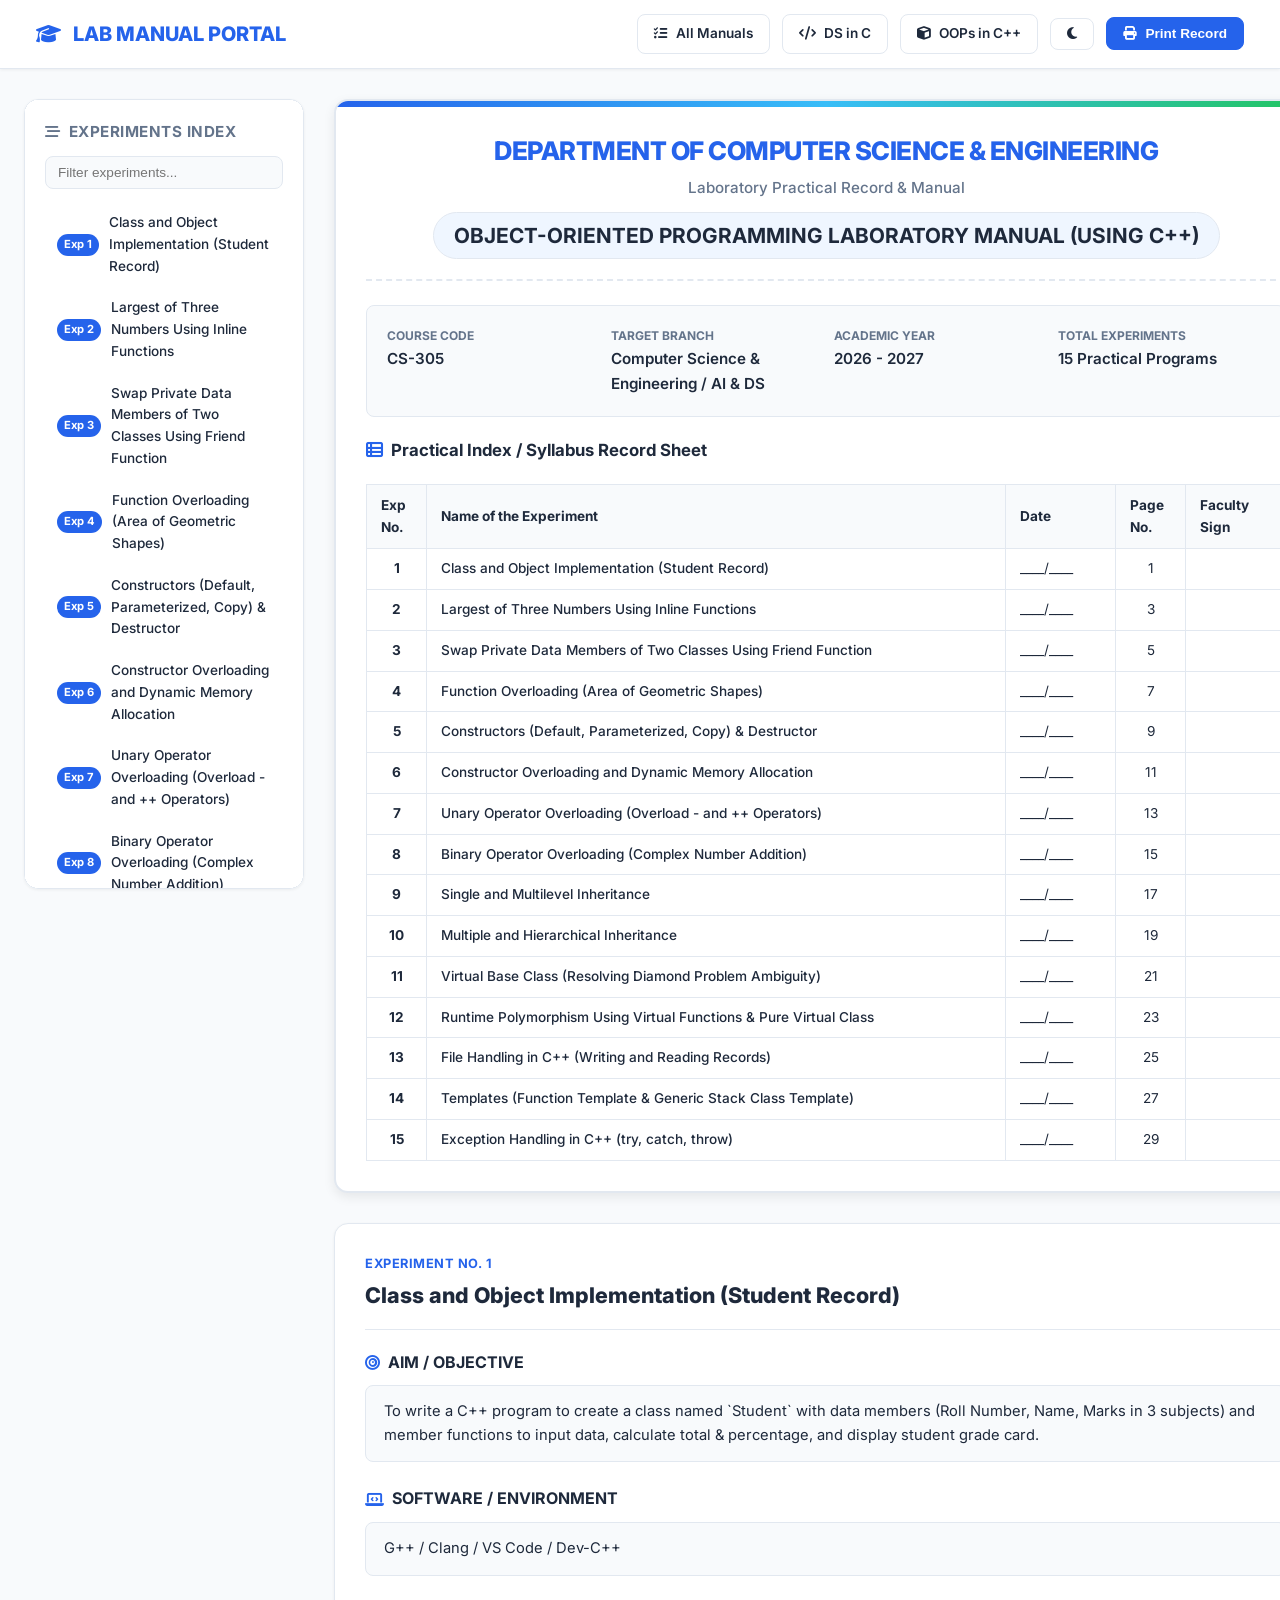
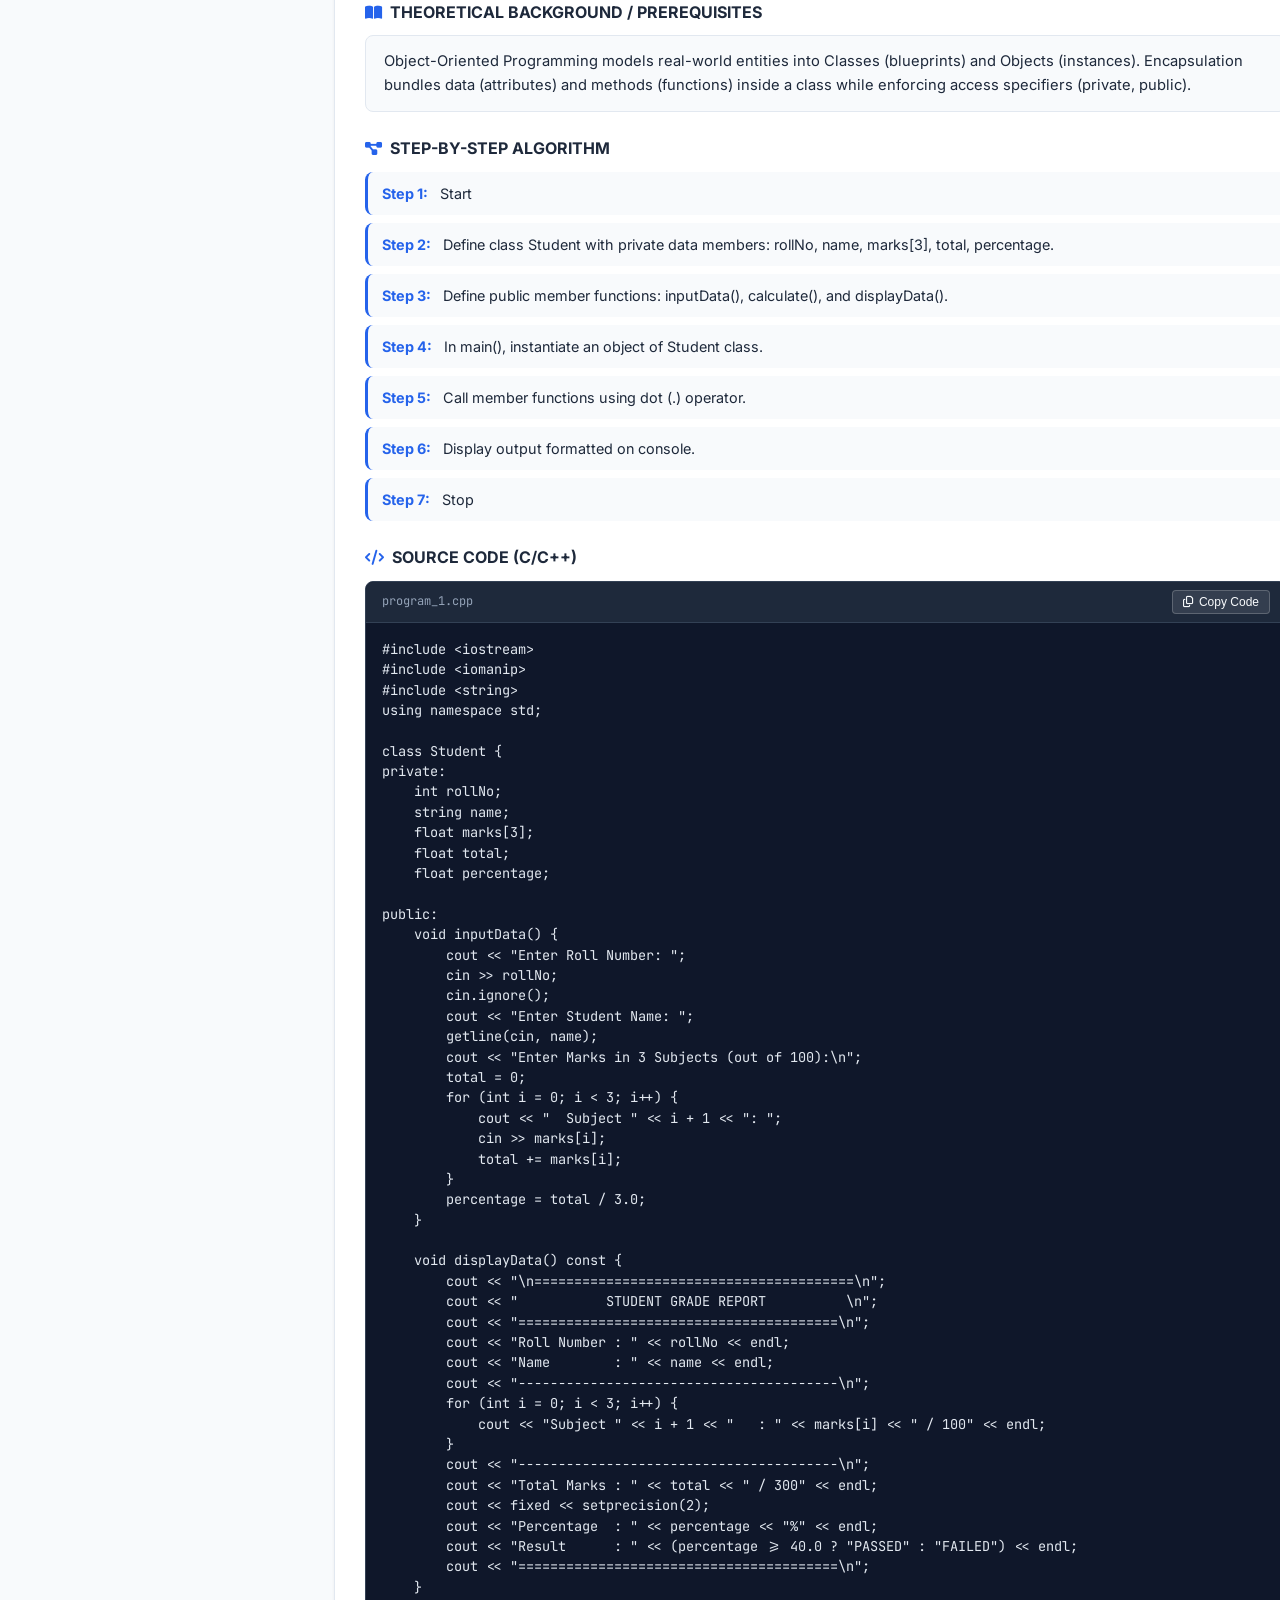
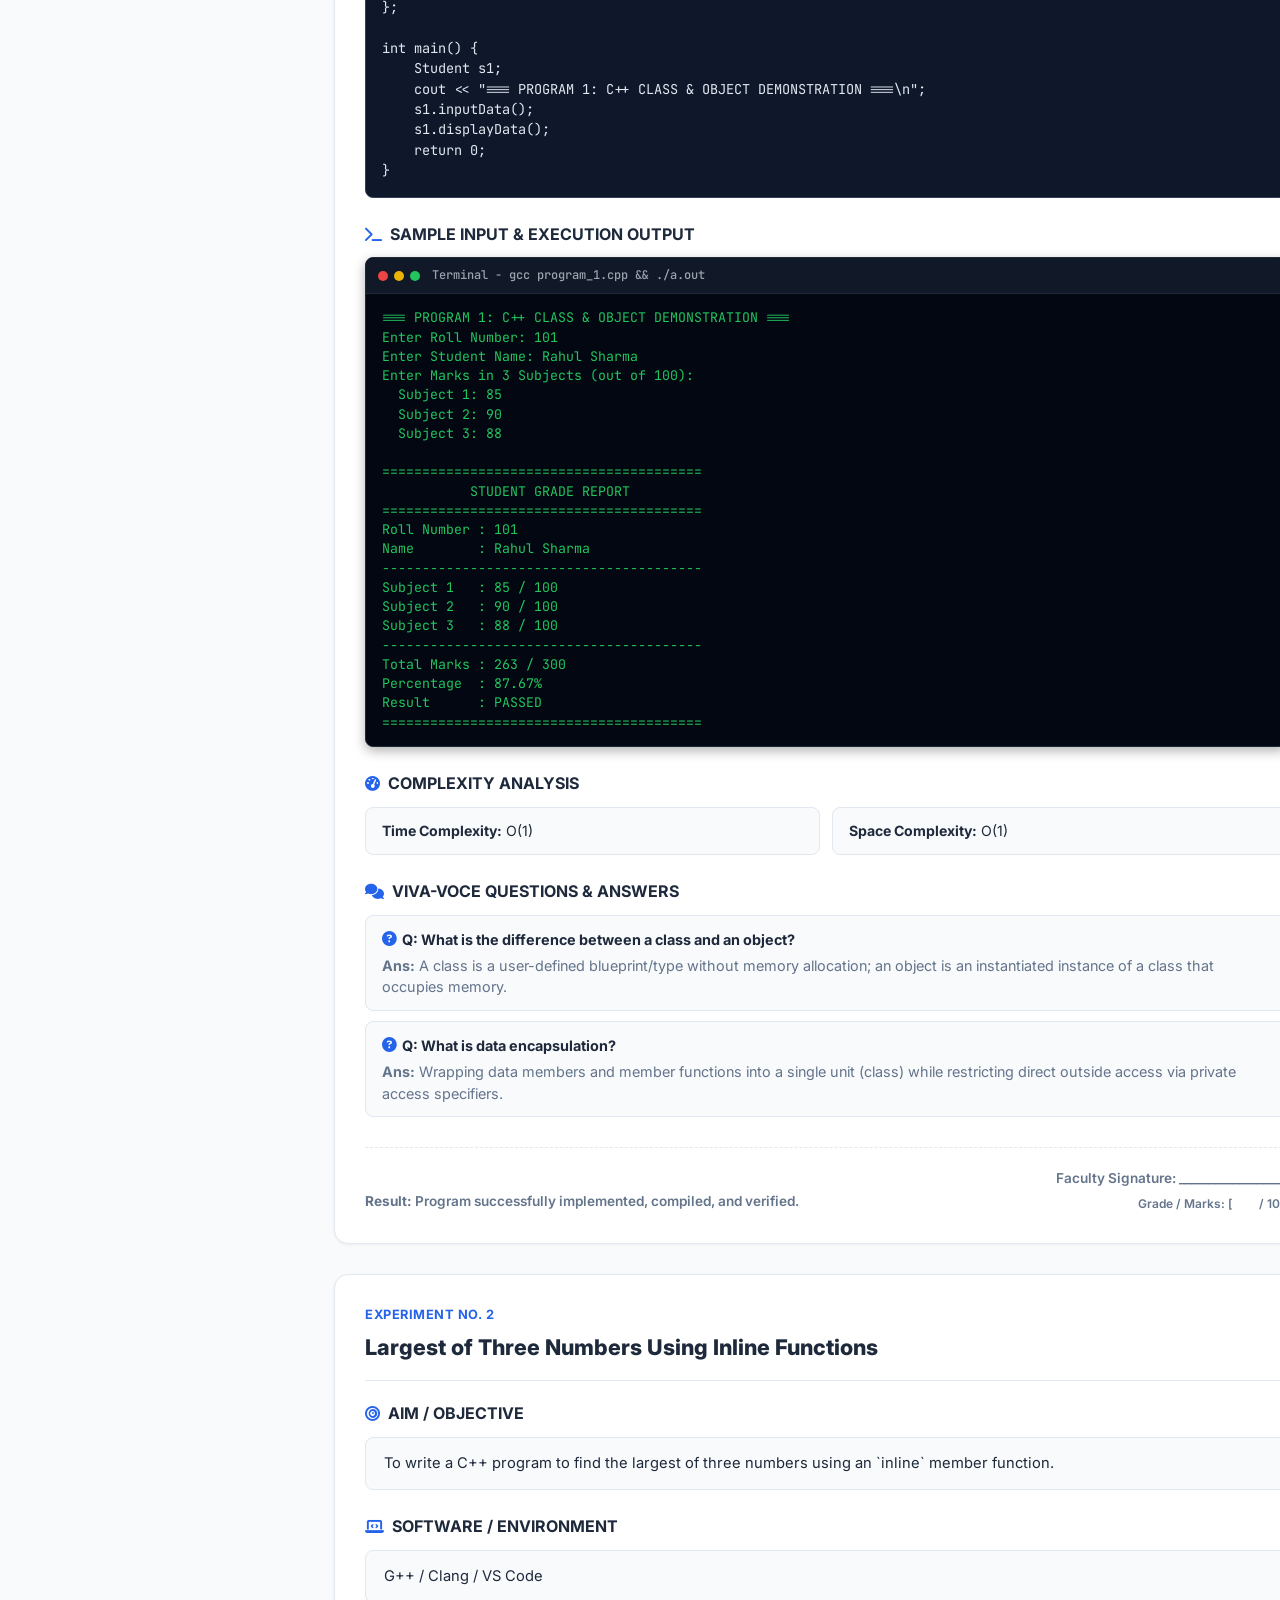
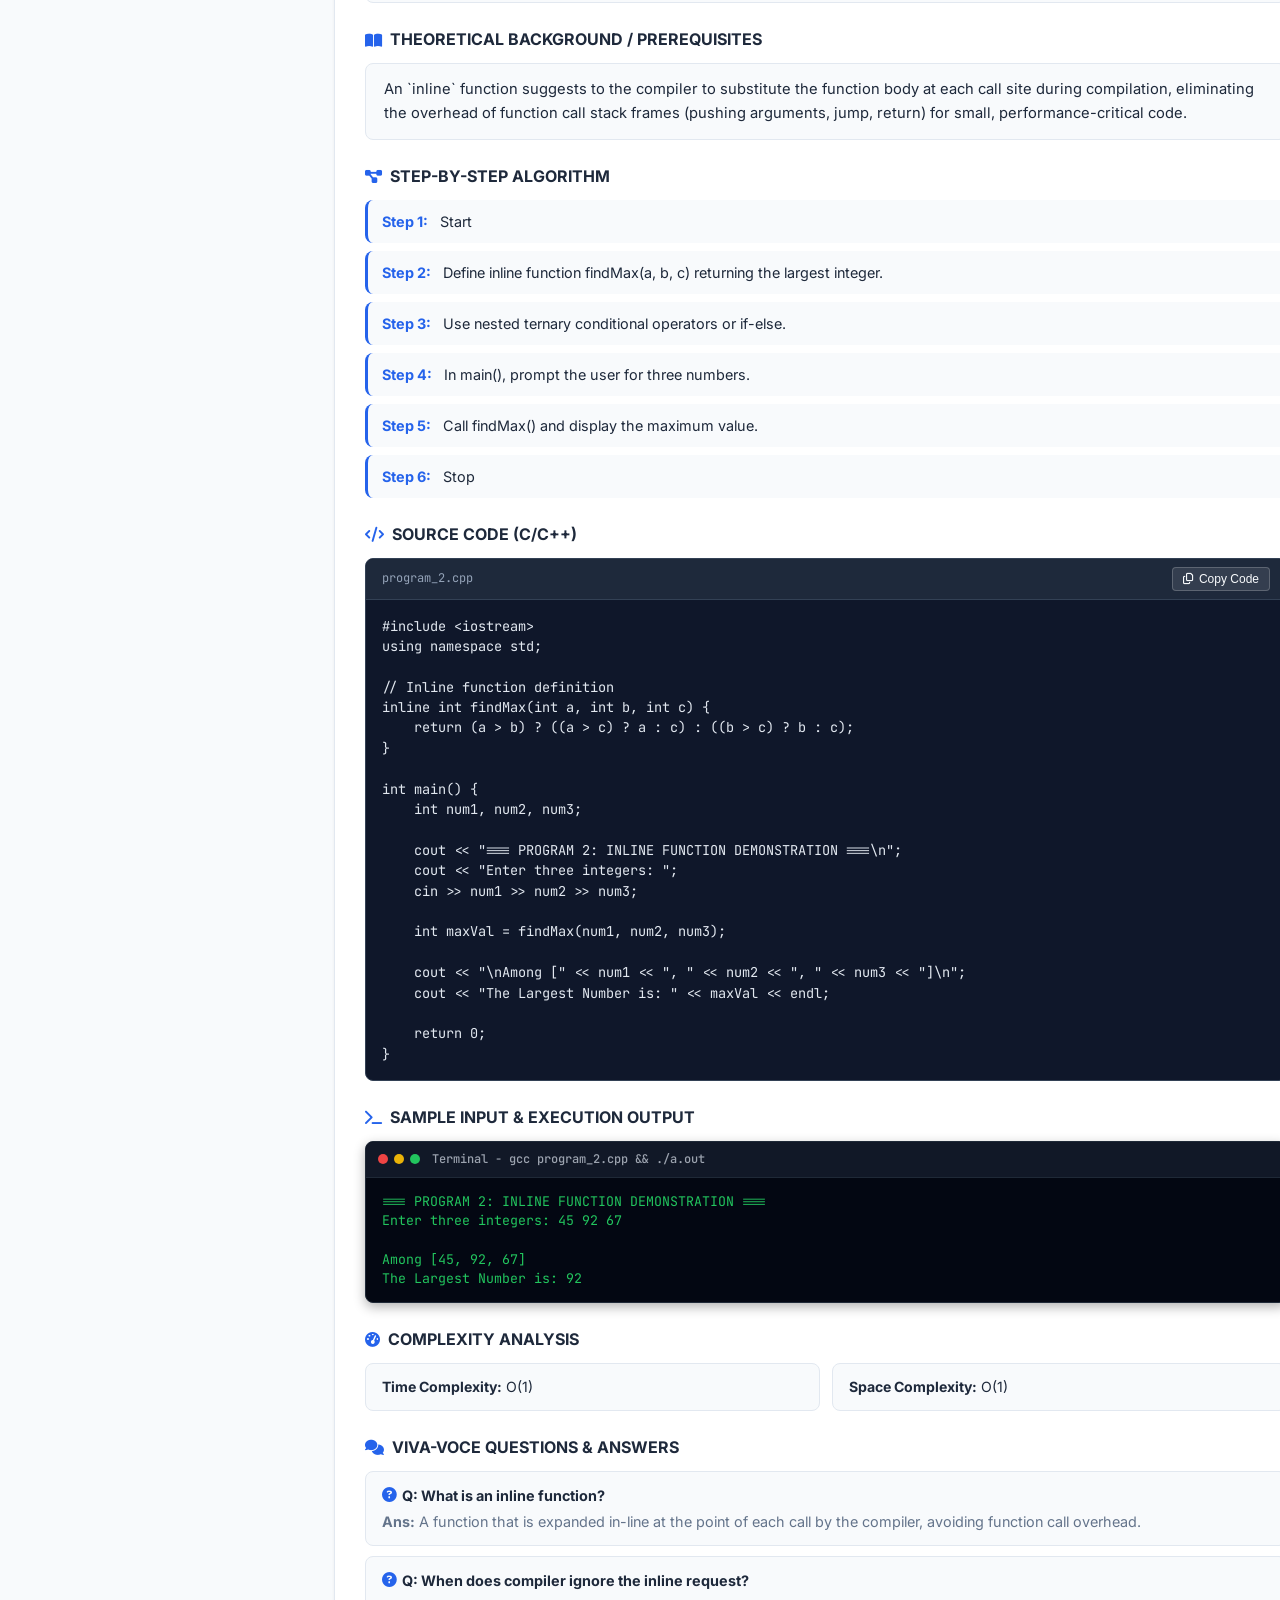
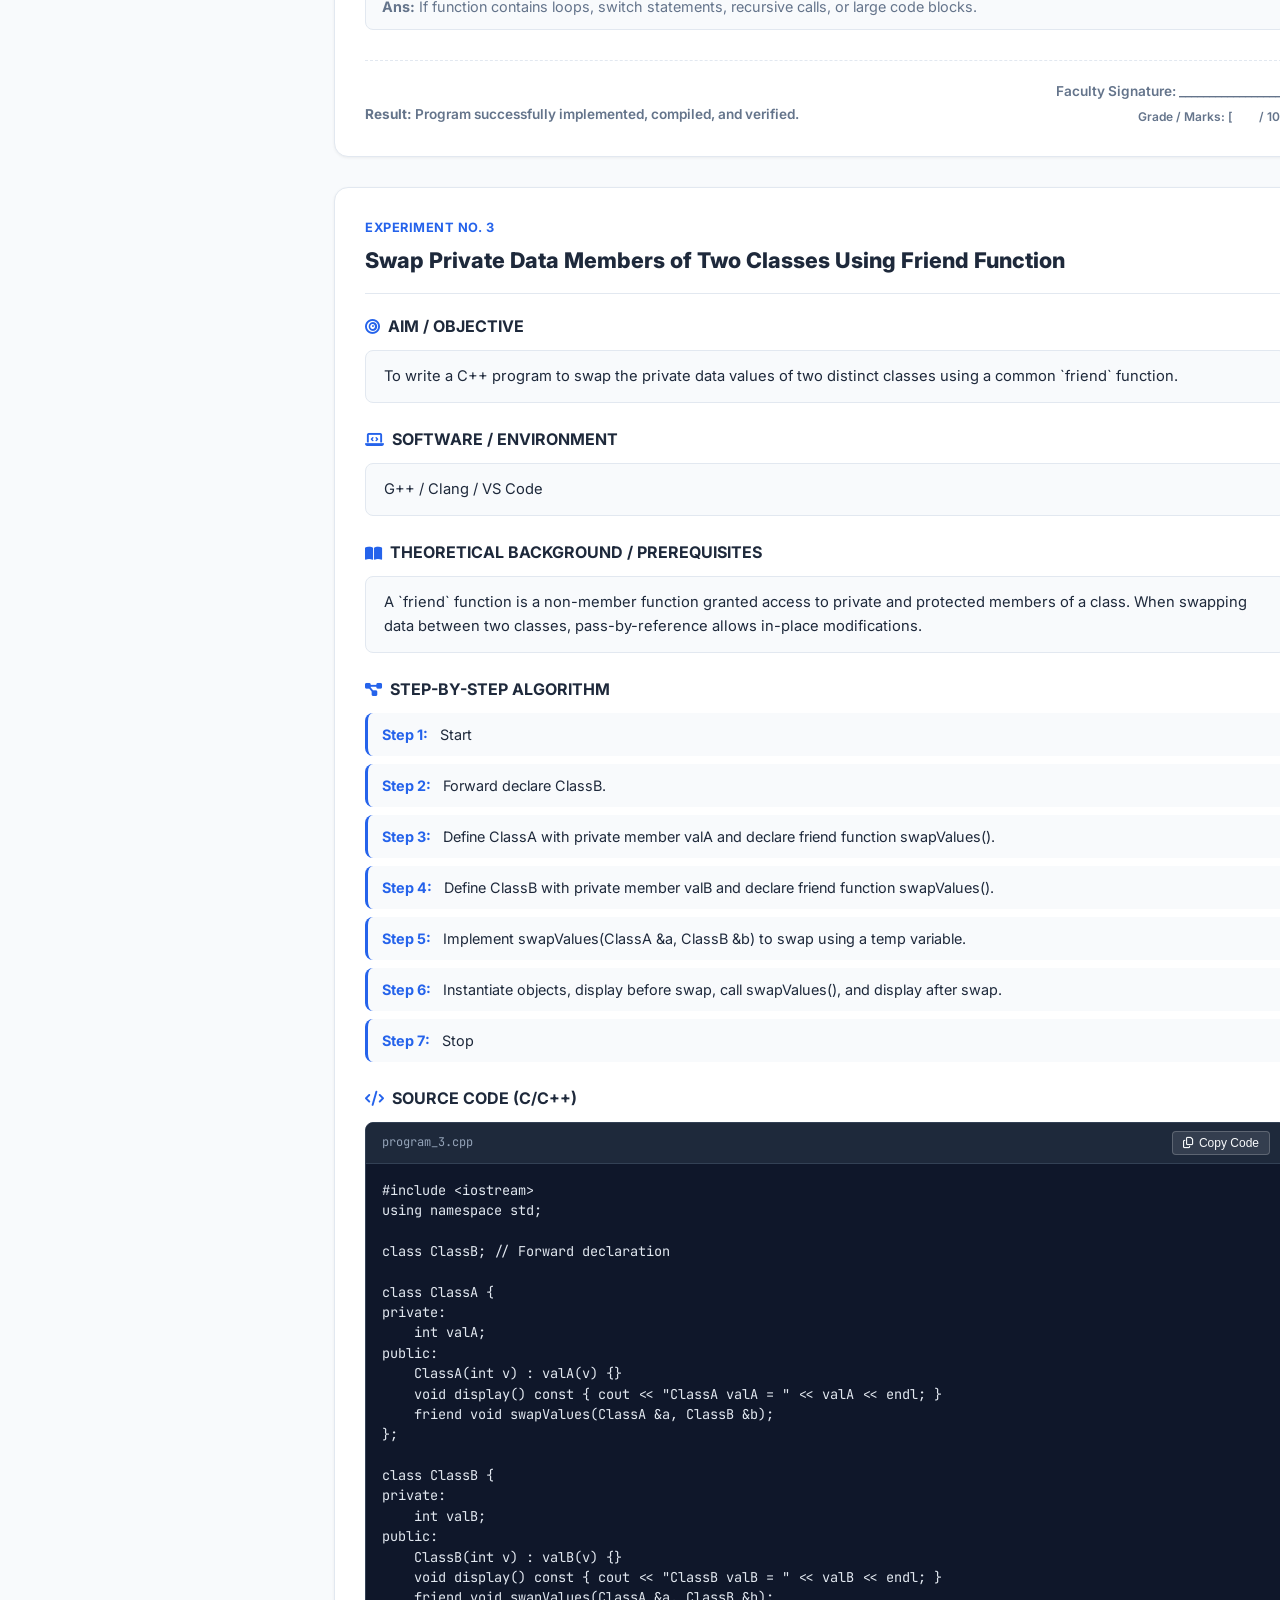
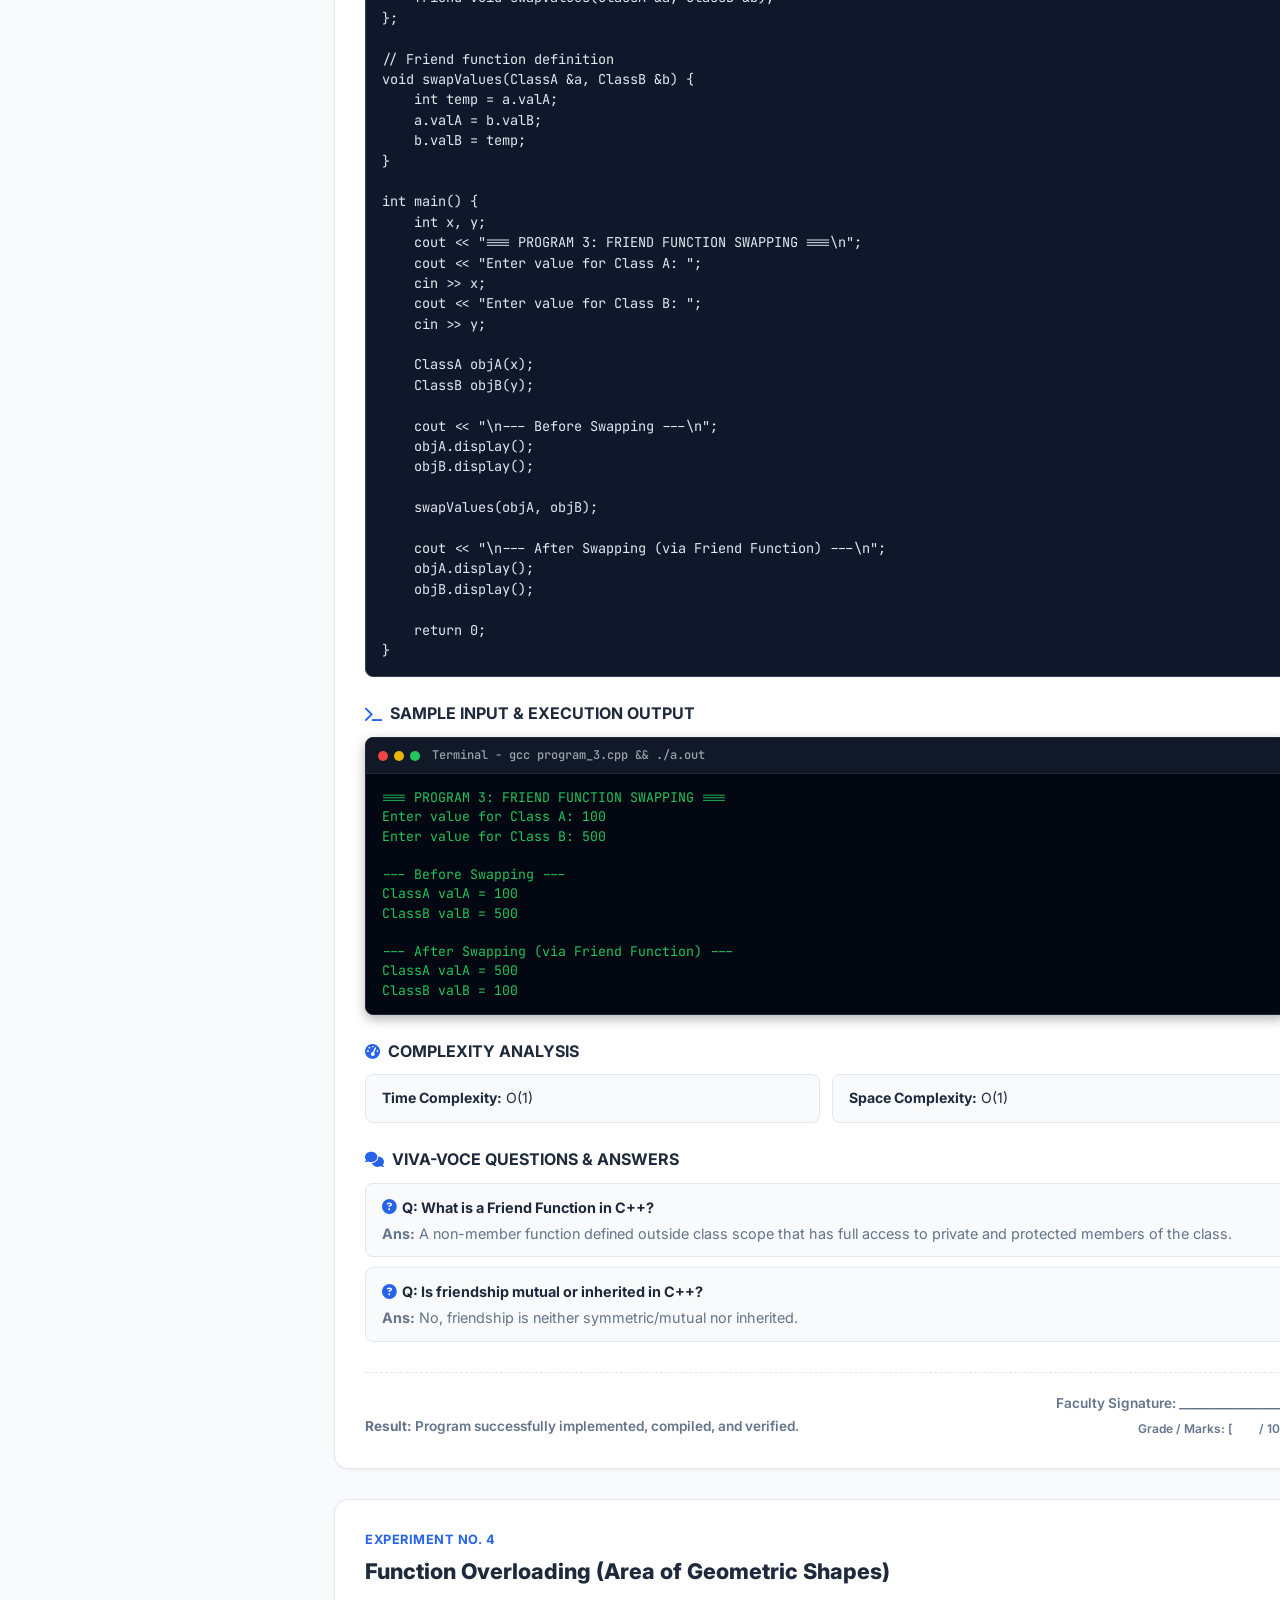
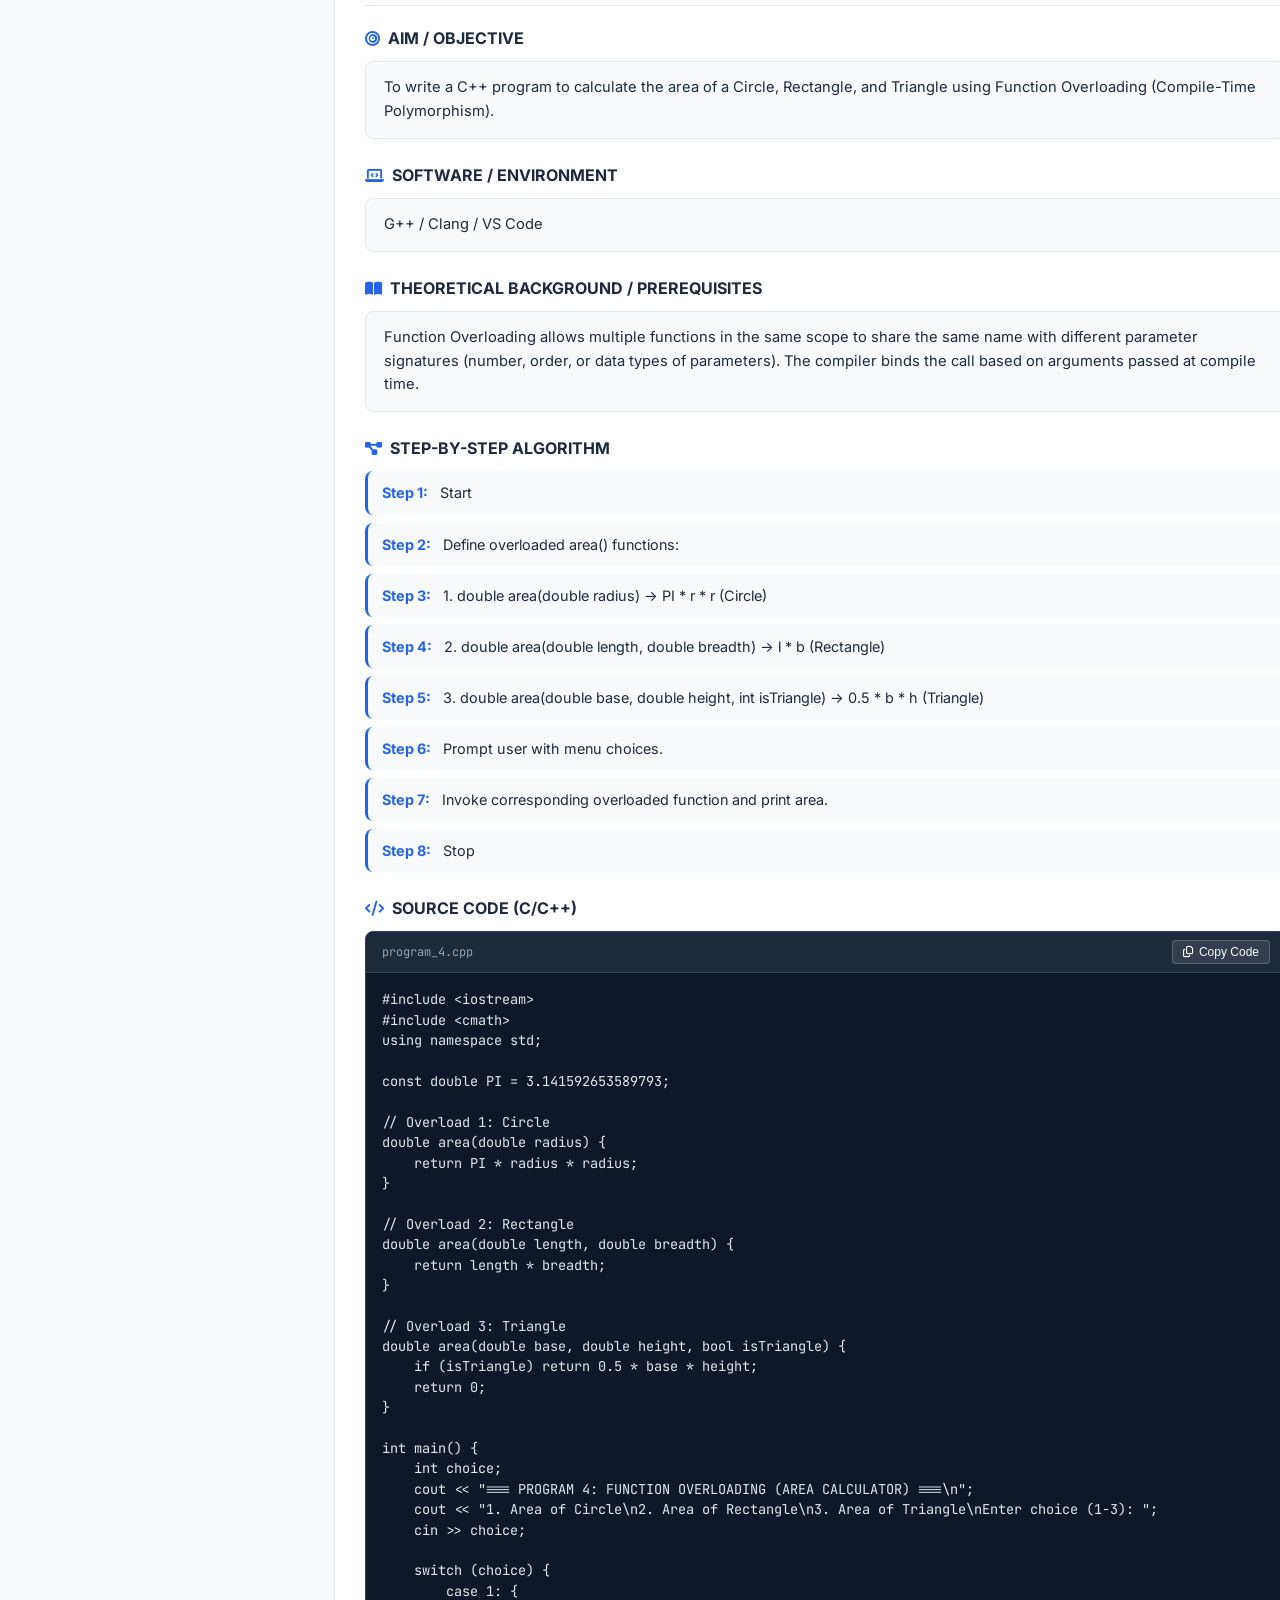
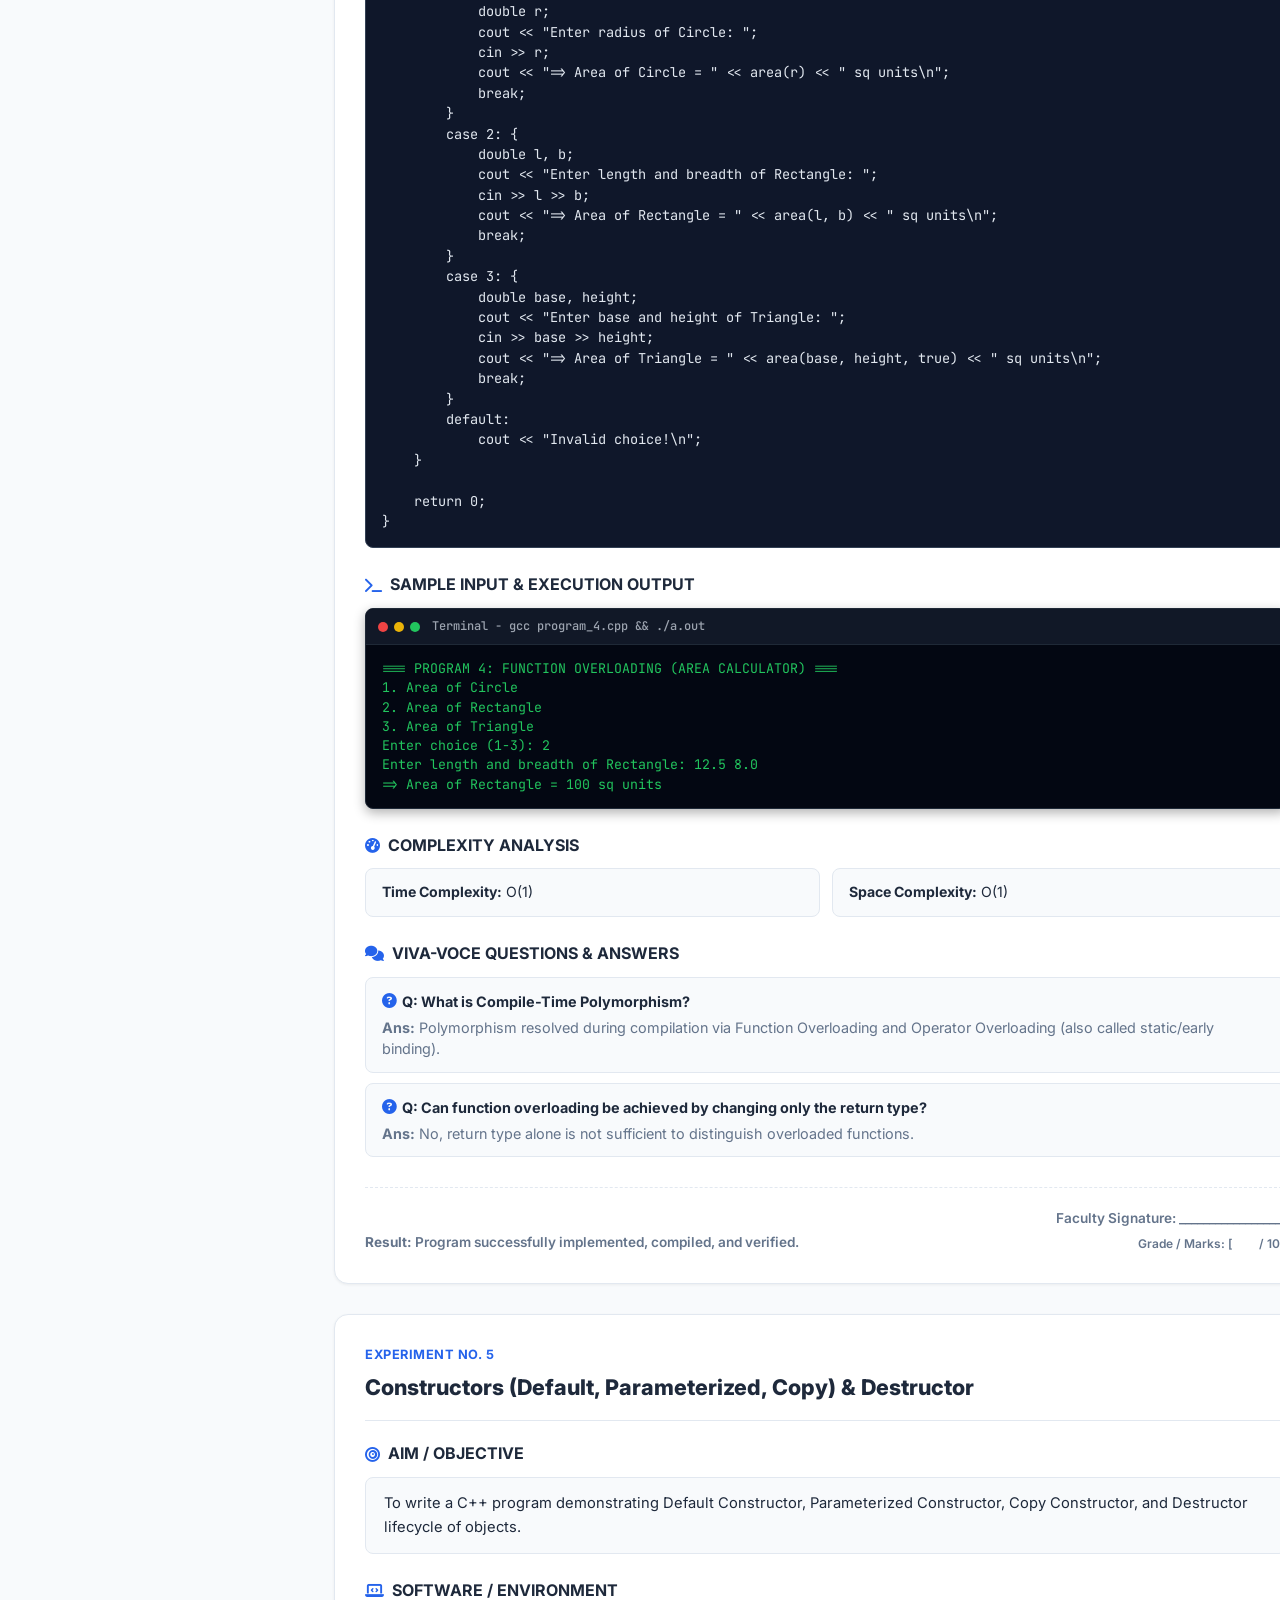
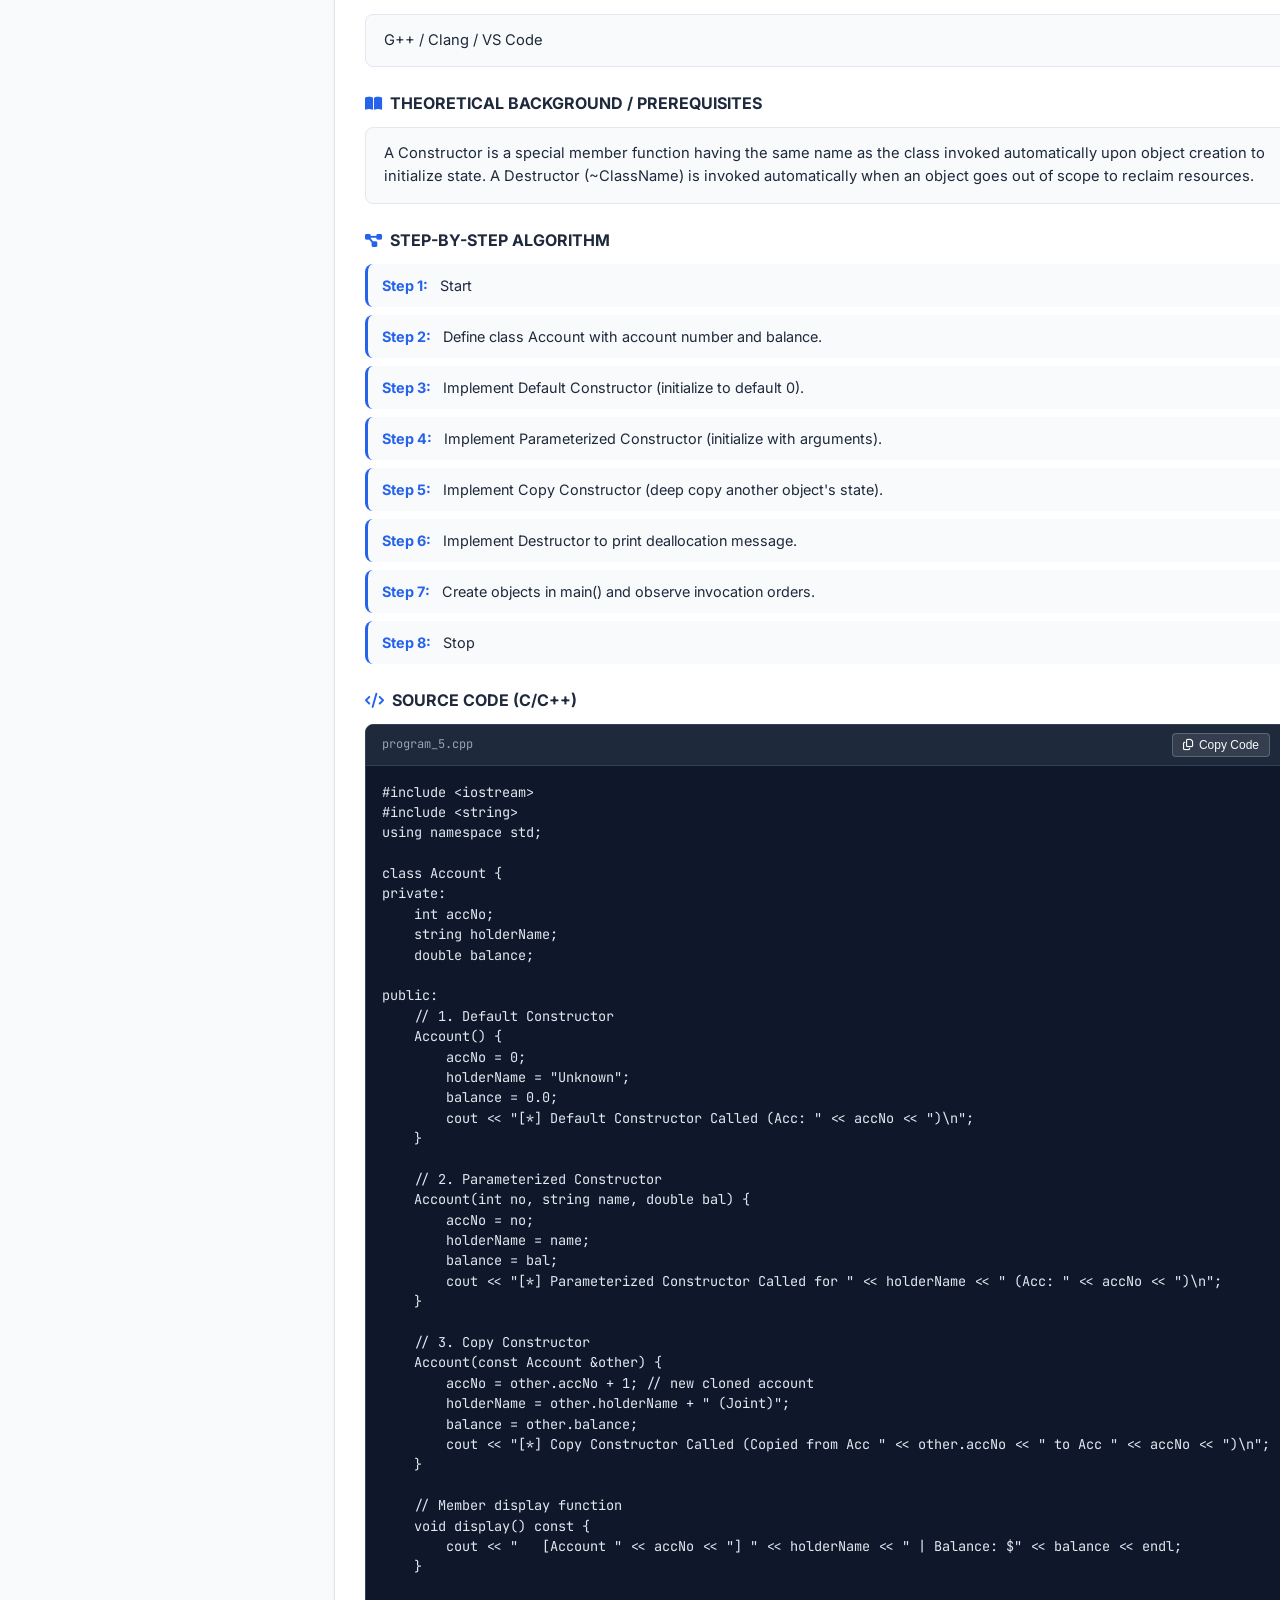
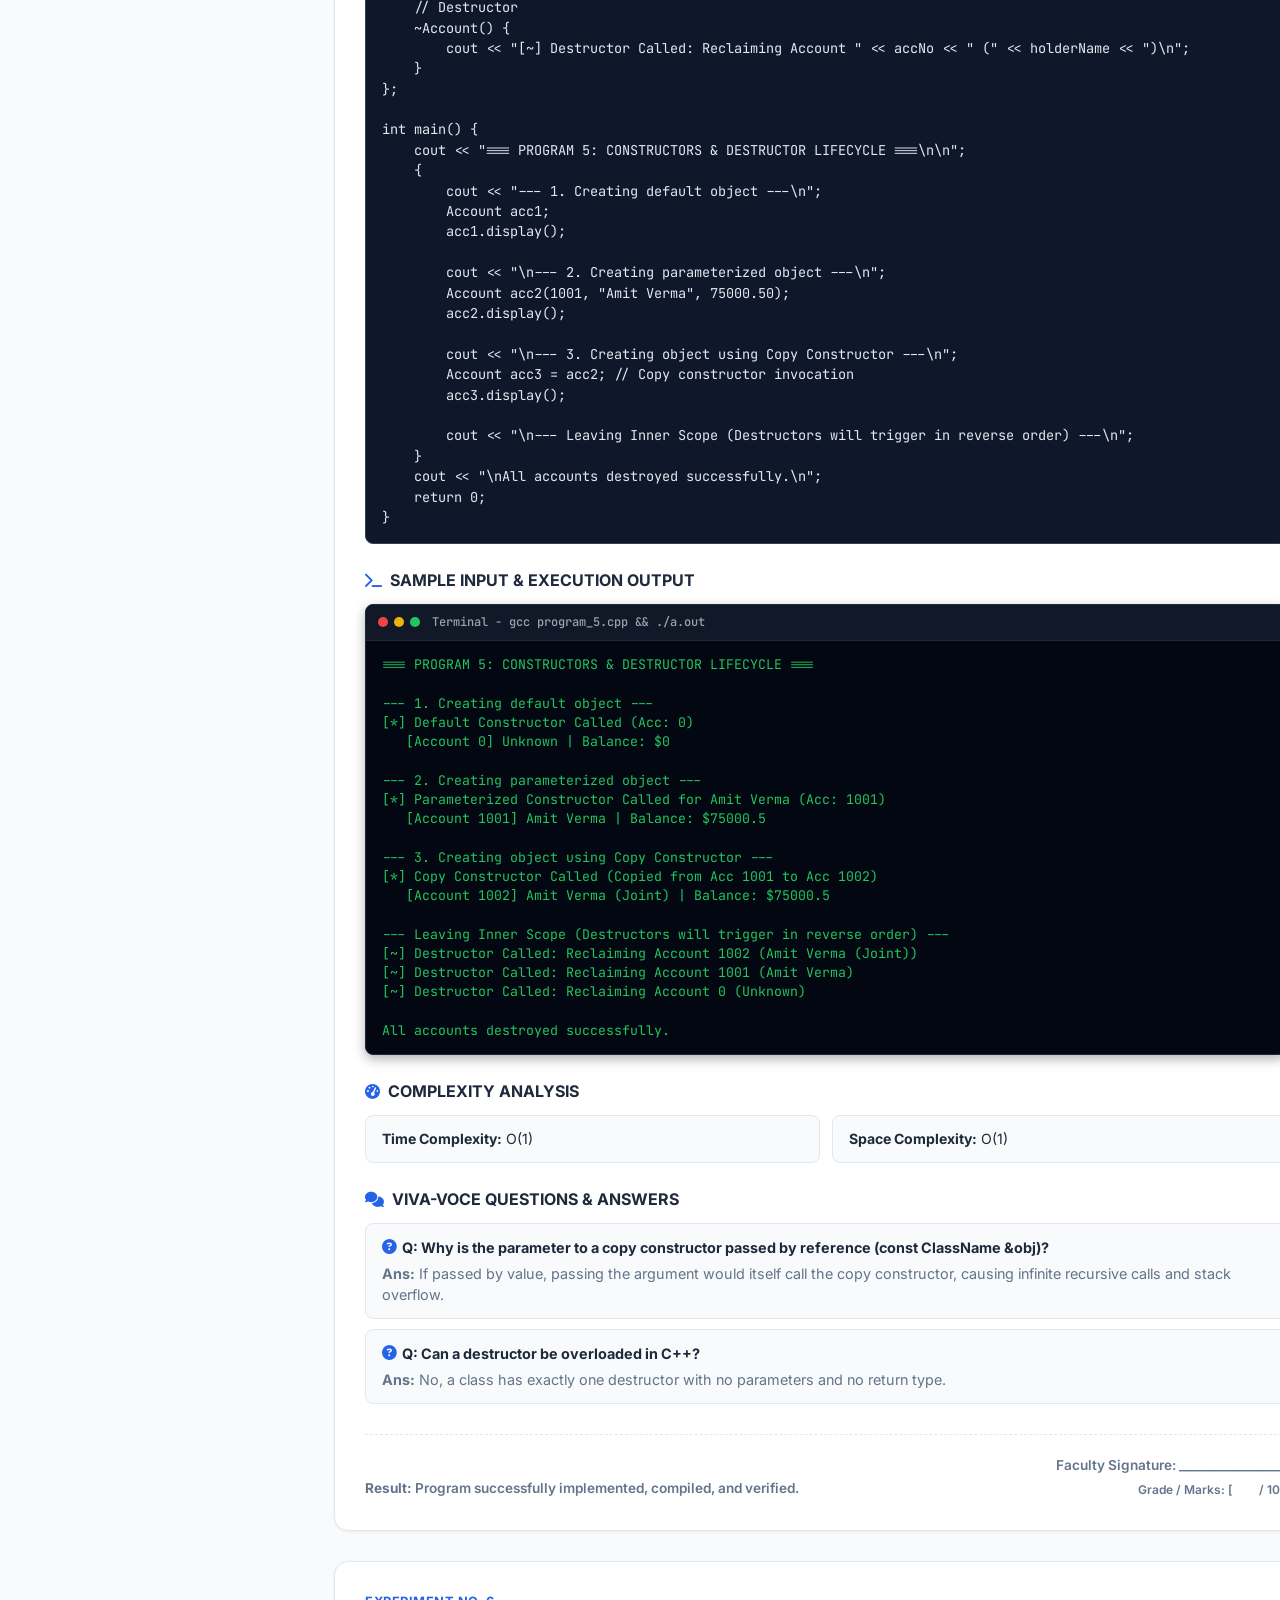
<file: cpp_lab_manual.html>
<!DOCTYPE html>
<html lang="en">
<head>
    <meta charset="UTF-8">
    <meta name="viewport" content="width=device-width, initial-scale=1.0">
    <title>OBJECT-ORIENTED PROGRAMMING LABORATORY MANUAL (USING C++) - Laboratory Manual</title>
    <!-- Google Fonts -->
    <link href="https://fonts.googleapis.com/css2?family=Inter:wght@300;400;500;600;700;800&family=JetBrains+Mono:wght@400;500;700&display=swap" rel="stylesheet">
    <!-- FontAwesome -->
    <link rel="stylesheet" href="https://cdnjs.cloudflare.com/ajax/libs/font-awesome/6.4.0/css/all.min.css">
    
    <style>
        :root {
            --primary: #2563eb;
            --primary-dark: #1d4ed8;
            --primary-light: #eff6ff;
            --secondary: #0f172a;
            --accent: #f59e0b;
            --bg-base: #f8fafc;
            --bg-card: #ffffff;
            --text-main: #1e293b;
            --text-muted: #64748b;
            --border-color: #e2e8f0;
            --code-bg: #0f172a;
            --code-text: #e2e8f0;
            --terminal-bg: #030712;
            --terminal-green: #22c55e;
            --radius-lg: 14px;
            --radius-md: 8px;
            --shadow-sm: 0 1px 3px rgba(0,0,0,0.06);
            --shadow-md: 0 4px 12px rgba(0,0,0,0.08);
            --shadow-lg: 0 12px 24px -4px rgba(0,0,0,0.1);
        }

        [data-theme="dark"] {
            --bg-base: #0b0f19;
            --bg-card: #131c2e;
            --text-main: #f8fafc;
            --text-muted: #94a3b8;
            --border-color: #1e293b;
            --primary-light: rgba(37, 99, 235, 0.15);
            --shadow-md: 0 4px 20px rgba(0,0,0,0.4);
        }

        * {
            box-sizing: border-box;
            margin: 0;
            padding: 0;
            scroll-behavior: smooth;
        }

        body {
            font-family: 'Inter', sans-serif;
            background-color: var(--bg-base);
            color: var(--text-main);
            line-height: 1.6;
            transition: background 0.3s, color 0.3s;
        }

        /* Navbar */
        .navbar {
            display: flex;
            justify-content: space-between;
            align-items: center;
            background-color: var(--bg-card);
            border-bottom: 1px solid var(--border-color);
            padding: 14px 36px;
            position: sticky;
            top: 0;
            z-index: 1000;
            backdrop-filter: blur(8px);
            box-shadow: var(--shadow-sm);
        }

        .navbar-brand {
            display: flex;
            align-items: center;
            gap: 12px;
            text-decoration: none;
            color: var(--primary);
            font-weight: 800;
            font-size: 1.25rem;
        }

        .navbar-actions {
            display: flex;
            align-items: center;
            gap: 12px;
        }

        .nav-btn {
            background: none;
            border: 1px solid var(--border-color);
            padding: 8px 16px;
            border-radius: var(--radius-md);
            cursor: pointer;
            color: var(--text-main);
            font-weight: 600;
            font-size: 0.85rem;
            display: flex;
            align-items: center;
            gap: 8px;
            transition: all 0.2s;
            text-decoration: none;
        }

        .nav-btn:hover {
            background: var(--primary-light);
            border-color: var(--primary);
            color: var(--primary);
        }

        .nav-btn.primary {
            background: var(--primary);
            color: white;
            border-color: var(--primary);
        }
        .nav-btn.primary:hover {
            background: var(--primary-dark);
        }

        /* Layout */
        .main-container {
            max-width: 1300px;
            margin: 30px auto;
            padding: 0 24px;
            display: grid;
            grid-template-columns: 280px 1fr;
            gap: 30px;
            align-items: start;
        }

        /* Sidebar Index */
        .sidebar {
            position: sticky;
            top: 85px;
            background: var(--bg-card);
            border: 1px solid var(--border-color);
            border-radius: var(--radius-lg);
            padding: 20px;
            box-shadow: var(--shadow-sm);
            max-height: calc(100vh - 110px);
            overflow-y: auto;
        }

        .sidebar-title {
            font-size: 0.95rem;
            font-weight: 700;
            text-transform: uppercase;
            letter-spacing: 0.5px;
            color: var(--text-muted);
            margin-bottom: 12px;
            display: flex;
            align-items: center;
            gap: 8px;
        }

        .sidebar-search {
            width: 100%;
            padding: 8px 12px;
            border: 1px solid var(--border-color);
            border-radius: var(--radius-md);
            font-size: 0.85rem;
            margin-bottom: 15px;
            background: var(--bg-base);
            color: var(--text-main);
            outline: none;
        }

        .sidebar-search:focus {
            border-color: var(--primary);
        }

        .index-list {
            list-style: none;
            display: flex;
            flex-direction: column;
            gap: 4px;
        }

        .index-item a {
            display: flex;
            align-items: center;
            gap: 10px;
            padding: 8px 12px;
            border-radius: var(--radius-md);
            text-decoration: none;
            color: var(--text-main);
            font-size: 0.85rem;
            font-weight: 500;
            transition: all 0.2s;
        }

        .index-item a:hover, .index-item.active a {
            background: var(--primary-light);
            color: var(--primary);
            font-weight: 600;
        }

        .exp-badge {
            background: var(--primary);
            color: white;
            font-size: 0.7rem;
            font-weight: 700;
            padding: 2px 7px;
            border-radius: 20px;
            flex-shrink: 0;
        }

        /* Content Area */
        .content-area {
            display: flex;
            flex-direction: column;
            gap: 30px;
        }

        /* College Header Card */
        .record-card {
            background: var(--bg-card);
            border: 2px solid var(--border-color);
            border-radius: var(--radius-lg);
            padding: 30px;
            box-shadow: var(--shadow-md);
            position: relative;
            overflow: hidden;
        }

        .record-card::before {
            content: "";
            position: absolute;
            top: 0;
            left: 0;
            right: 0;
            height: 6px;
            background: linear-gradient(90deg, #2563eb, #38bdf8, #22c55e);
        }

        .college-header {
            text-align: center;
            border-bottom: 2px dashed var(--border-color);
            padding-bottom: 20px;
            margin-bottom: 24px;
        }

        .college-name {
            font-size: 1.6rem;
            font-weight: 800;
            color: var(--primary);
            letter-spacing: -0.5px;
            margin-bottom: 4px;
        }

        .college-sub {
            font-size: 0.95rem;
            color: var(--text-muted);
            font-weight: 500;
        }

        .manual-name {
            font-size: 1.3rem;
            font-weight: 700;
            margin-top: 12px;
            color: var(--text-main);
            background: var(--primary-light);
            display: inline-block;
            padding: 6px 20px;
            border-radius: 30px;
            border: 1px solid var(--border-color);
        }

        .student-meta-grid {
            display: grid;
            grid-template-columns: repeat(auto-fit, minmax(200px, 1fr));
            gap: 16px;
            background: var(--bg-base);
            padding: 20px;
            border-radius: var(--radius-md);
            border: 1px solid var(--border-color);
            margin-bottom: 20px;
        }

        .meta-field {
            display: flex;
            flex-direction: column;
        }

        .meta-label {
            font-size: 0.75rem;
            text-transform: uppercase;
            font-weight: 700;
            color: var(--text-muted);
            margin-bottom: 2px;
        }

        .meta-val {
            font-size: 0.95rem;
            font-weight: 600;
            color: var(--text-main);
        }

        /* Index Table */
        .index-table-container {
            overflow-x: auto;
            margin-top: 20px;
        }

        .index-table {
            width: 100%;
            border-collapse: collapse;
            font-size: 0.85rem;
            text-align: left;
        }

        .index-table th {
            background: var(--bg-base);
            padding: 10px 14px;
            border: 1px solid var(--border-color);
            font-weight: 700;
            color: var(--text-main);
        }

        .index-table td {
            padding: 9px 14px;
            border: 1px solid var(--border-color);
            color: var(--text-main);
        }

        .index-table tr:hover {
            background: var(--primary-light);
        }

        /* Experiment Card */
        .exp-card {
            background: var(--bg-card);
            border: 1px solid var(--border-color);
            border-radius: var(--radius-lg);
            padding: 30px;
            box-shadow: var(--shadow-sm);
            scroll-margin-top: 90px;
            transition: box-shadow 0.2s;
        }

        .exp-card:hover {
            box-shadow: var(--shadow-md);
        }

        .exp-header {
            display: flex;
            justify-content: space-between;
            align-items: flex-start;
            gap: 16px;
            border-bottom: 1px solid var(--border-color);
            padding-bottom: 16px;
            margin-bottom: 20px;
        }

        .exp-title-wrap {
            display: flex;
            flex-direction: column;
            gap: 4px;
        }

        .exp-tag {
            font-size: 0.8rem;
            font-weight: 700;
            color: var(--primary);
            text-transform: uppercase;
            letter-spacing: 0.5px;
        }

        .exp-title {
            font-size: 1.35rem;
            font-weight: 800;
            color: var(--text-main);
        }

        .exp-section {
            margin-bottom: 24px;
        }

        .section-heading {
            font-size: 1rem;
            font-weight: 700;
            color: var(--text-main);
            margin-bottom: 10px;
            display: flex;
            align-items: center;
            gap: 8px;
        }

        .section-heading i {
            color: var(--primary);
            font-size: 0.95rem;
        }

        .text-box {
            background: var(--bg-base);
            padding: 14px 18px;
            border-radius: var(--radius-md);
            border: 1px solid var(--border-color);
            font-size: 0.92rem;
            color: var(--text-main);
        }

        /* Algorithm List */
        .algo-steps {
            list-style: none;
            counter-reset: algo-counter;
            display: flex;
            flex-direction: column;
            gap: 8px;
        }

        .algo-steps li {
            counter-increment: algo-counter;
            display: flex;
            align-items: flex-start;
            gap: 12px;
            background: var(--bg-base);
            padding: 10px 14px;
            border-radius: var(--radius-md);
            font-size: 0.9rem;
            border-left: 3px solid var(--primary);
        }

        .algo-steps li::before {
            content: "Step " counter(algo-counter) ":";
            font-weight: 700;
            color: var(--primary);
            flex-shrink: 0;
        }

        /* Code Box */
        .code-box-wrapper {
            position: relative;
            border-radius: var(--radius-md);
            overflow: hidden;
            background: var(--code-bg);
            border: 1px solid #334155;
            margin-top: 10px;
        }

        .code-header {
            display: flex;
            justify-content: space-between;
            align-items: center;
            padding: 8px 16px;
            background: #1e293b;
            color: #94a3b8;
            font-size: 0.75rem;
            font-family: 'JetBrains Mono', monospace;
            border-bottom: 1px solid #334155;
        }

        .copy-btn {
            background: rgba(255,255,255,0.1);
            border: 1px solid rgba(255,255,255,0.2);
            color: #f8fafc;
            padding: 4px 10px;
            border-radius: 4px;
            font-size: 0.75rem;
            cursor: pointer;
            transition: all 0.2s;
            display: flex;
            align-items: center;
            gap: 5px;
        }

        .copy-btn:hover {
            background: var(--primary);
            border-color: var(--primary);
        }

        pre code {
            display: block;
            padding: 16px;
            font-family: 'JetBrains Mono', monospace;
            font-size: 0.85rem;
            color: var(--code-text);
            line-height: 1.5;
            overflow-x: auto;
        }

        /* Terminal Output Box */
        .terminal-box {
            background: var(--terminal-bg);
            border: 1px solid #1f2937;
            border-radius: var(--radius-md);
            overflow: hidden;
            margin-top: 10px;
            font-family: 'JetBrains Mono', monospace;
            box-shadow: 0 4px 12px rgba(0,0,0,0.3);
        }

        .terminal-header {
            display: flex;
            align-items: center;
            gap: 6px;
            padding: 8px 12px;
            background: #111827;
            border-bottom: 1px solid #1f2937;
        }

        .terminal-dot {
            width: 10px;
            height: 10px;
            border-radius: 50%;
        }
        .dot-red { background: #ef4444; }
        .dot-yellow { background: #eab308; }
        .dot-green { background: #22c55e; }

        .terminal-title {
            font-size: 0.75rem;
            color: #9ca3af;
            margin-left: 6px;
            font-weight: 500;
        }

        .terminal-body {
            padding: 14px 16px;
            color: var(--terminal-green);
            font-size: 0.83rem;
            white-space: pre-wrap;
            line-height: 1.45;
        }

        /* Complexity & Viva */
        .complexity-grid {
            display: grid;
            grid-template-columns: 1fr 1fr;
            gap: 12px;
            margin-top: 10px;
        }

        .complexity-box {
            background: var(--bg-base);
            padding: 12px 16px;
            border-radius: var(--radius-md);
            border: 1px solid var(--border-color);
            font-size: 0.88rem;
        }

        .viva-list {
            display: flex;
            flex-direction: column;
            gap: 10px;
            margin-top: 10px;
        }

        .viva-item {
            background: var(--bg-base);
            padding: 12px 16px;
            border-radius: var(--radius-md);
            border: 1px solid var(--border-color);
            font-size: 0.9rem;
        }

        .viva-q {
            font-weight: 700;
            color: var(--text-main);
            margin-bottom: 4px;
            display: flex;
            align-items: center;
            gap: 6px;
        }

        .viva-a {
            color: var(--text-muted);
            line-height: 1.5;
        }

        /* Sign Box */
        .sign-box {
            display: flex;
            justify-content: space-between;
            align-items: flex-end;
            margin-top: 30px;
            padding-top: 20px;
            border-top: 1px dashed var(--border-color);
            font-size: 0.85rem;
            font-weight: 600;
            color: var(--text-muted);
        }

        /* Print Styles */
        @media print {
            .navbar, .sidebar, .copy-btn, .navbar-actions {
                display: none !important;
            }
            .main-container {
                max-width: 100% !important;
                margin: 0 !important;
                padding: 0 !important;
                display: block !important;
            }
            .exp-card {
                page-break-before: always;
                border: 1px solid #ccc !important;
                box-shadow: none !important;
                margin-bottom: 30px;
            }
            body {
                background: white !important;
                color: black !important;
            }
            pre code, .terminal-body {
                white-space: pre-wrap !important;
                font-size: 9pt !important;
            }
            .code-box-wrapper, .terminal-box {
                border: 1px solid #333 !important;
                background: #f4f4f4 !important;
            }
            pre code {
                color: #111 !important;
            }
            .terminal-body {
                color: #000 !important;
            }
        }

        @media (max-width: 900px) {
            .main-container {
                grid-template-columns: 1fr;
            }
            .sidebar {
                display: none;
            }
        }
    </style>
</head>
<body>

    <!-- Sticky Navbar -->
    <header class="navbar">
        <a href="/" class="navbar-brand">
            <i class="fa-solid fa-graduation-cap"></i>
            <span>LAB MANUAL PORTAL</span>
        </a>
        <div class="navbar-actions">
            <a href="/lab-manuals" class="nav-btn">
                <i class="fa-solid fa-list-check"></i> All Manuals
            </a>
            <a href="/ds-lab-manual" class="nav-btn">
                <i class="fa-solid fa-code"></i> DS in C
            </a>
            <a href="/" class="nav-btn">
                <i class="fa-solid fa-cube"></i> OOPs in C++
            </a>
            <button class="nav-btn" onclick="toggleTheme()" title="Toggle Dark/Light Mode">
                <i class="fa-solid fa-moon" id="themeIcon"></i>
            </button>
            <button class="nav-btn primary" onclick="window.print()" title="Print / Save PDF">
                <i class="fa-solid fa-print"></i> Print Record
            </button>
        </div>
    </header>

    <div class="main-container">
        <!-- Sidebar Jump Index -->
        <aside class="sidebar">
            <div class="sidebar-title">
                <i class="fa-solid fa-bars-staggered"></i> Experiments Index
            </div>
            <input type="text" class="sidebar-search" id="searchExp" placeholder="Filter experiments..." onkeyup="filterIndex()">
            <ul class="index-list" id="indexList">
                <li class="index-item">
                    <a href="#exp-1">
                        <span class="exp-badge">Exp 1</span>
                        <span class="exp-nav-title">Class and Object Implementation (Student Record)</span>
                    </a>
                </li>
                <li class="index-item">
                    <a href="#exp-2">
                        <span class="exp-badge">Exp 2</span>
                        <span class="exp-nav-title">Largest of Three Numbers Using Inline Functions</span>
                    </a>
                </li>
                <li class="index-item">
                    <a href="#exp-3">
                        <span class="exp-badge">Exp 3</span>
                        <span class="exp-nav-title">Swap Private Data Members of Two Classes Using Friend Function</span>
                    </a>
                </li>
                <li class="index-item">
                    <a href="#exp-4">
                        <span class="exp-badge">Exp 4</span>
                        <span class="exp-nav-title">Function Overloading (Area of Geometric Shapes)</span>
                    </a>
                </li>
                <li class="index-item">
                    <a href="#exp-5">
                        <span class="exp-badge">Exp 5</span>
                        <span class="exp-nav-title">Constructors (Default, Parameterized, Copy) & Destructor</span>
                    </a>
                </li>
                <li class="index-item">
                    <a href="#exp-6">
                        <span class="exp-badge">Exp 6</span>
                        <span class="exp-nav-title">Constructor Overloading and Dynamic Memory Allocation</span>
                    </a>
                </li>
                <li class="index-item">
                    <a href="#exp-7">
                        <span class="exp-badge">Exp 7</span>
                        <span class="exp-nav-title">Unary Operator Overloading (Overload - and ++ Operators)</span>
                    </a>
                </li>
                <li class="index-item">
                    <a href="#exp-8">
                        <span class="exp-badge">Exp 8</span>
                        <span class="exp-nav-title">Binary Operator Overloading (Complex Number Addition)</span>
                    </a>
                </li>
                <li class="index-item">
                    <a href="#exp-9">
                        <span class="exp-badge">Exp 9</span>
                        <span class="exp-nav-title">Single and Multilevel Inheritance</span>
                    </a>
                </li>
                <li class="index-item">
                    <a href="#exp-10">
                        <span class="exp-badge">Exp 10</span>
                        <span class="exp-nav-title">Multiple and Hierarchical Inheritance</span>
                    </a>
                </li>
                <li class="index-item">
                    <a href="#exp-11">
                        <span class="exp-badge">Exp 11</span>
                        <span class="exp-nav-title">Virtual Base Class (Resolving Diamond Problem Ambiguity)</span>
                    </a>
                </li>
                <li class="index-item">
                    <a href="#exp-12">
                        <span class="exp-badge">Exp 12</span>
                        <span class="exp-nav-title">Runtime Polymorphism Using Virtual Functions & Pure Virtual Class</span>
                    </a>
                </li>
                <li class="index-item">
                    <a href="#exp-13">
                        <span class="exp-badge">Exp 13</span>
                        <span class="exp-nav-title">File Handling in C++ (Writing and Reading Records)</span>
                    </a>
                </li>
                <li class="index-item">
                    <a href="#exp-14">
                        <span class="exp-badge">Exp 14</span>
                        <span class="exp-nav-title">Templates (Function Template & Generic Stack Class Template)</span>
                    </a>
                </li>
                <li class="index-item">
                    <a href="#exp-15">
                        <span class="exp-badge">Exp 15</span>
                        <span class="exp-nav-title">Exception Handling in C++ (try, catch, throw)</span>
                    </a>
                </li>
            </ul>
        </aside>

        <!-- Main Content Area -->
        <main class="content-area">
            
            <!-- College Record Title Card -->
            <section class="record-card">
                <div class="college-header">
                    <h1 class="college-name">DEPARTMENT OF COMPUTER SCIENCE & ENGINEERING</h1>
                    <p class="college-sub">Laboratory Practical Record & Manual</p>
                    <div class="manual-name">OBJECT-ORIENTED PROGRAMMING LABORATORY MANUAL (USING C++)</div>
                </div>

                <div class="student-meta-grid">
                    <div class="meta-field">
                        <span class="meta-label">Course Code</span>
                        <span class="meta-val">CS-305</span>
                    </div>
                    <div class="meta-field">
                        <span class="meta-label">Target Branch</span>
                        <span class="meta-val">Computer Science & Engineering / AI & DS</span>
                    </div>
                    <div class="meta-field">
                        <span class="meta-label">Academic Year</span>
                        <span class="meta-val">2026 - 2027</span>
                    </div>
                    <div class="meta-field">
                        <span class="meta-label">Total Experiments</span>
                        <span class="meta-val">15 Practical Programs</span>
                    </div>
                </div>

                <!-- Complete Record Index Table -->
                <h3 style="font-size: 1.05rem; font-weight: 700; margin-top: 20px; display: flex; align-items: center; gap: 8px;">
                    <i class="fa-solid fa-table-list" style="color: var(--primary);"></i> Practical Index / Syllabus Record Sheet
                </h3>
                <div class="index-table-container">
                    <table class="index-table">
                        <thead>
                            <tr>
                                <th style="width: 60px;">Exp No.</th>
                                <th>Name of the Experiment</th>
                                <th style="width: 110px;">Date</th>
                                <th style="width: 70px;">Page No.</th>
                                <th style="width: 100px;">Faculty Sign</th>
                            </tr>
                        </thead>
                        <tbody>
                            <tr>
                                <td style="text-align: center; font-weight: 700;">1</td>
                                <td><a href="#exp-1" style="color: inherit; text-decoration: none; font-weight: 500;">Class and Object Implementation (Student Record)</a></td>
                                <td>____/____</td>
                                <td style="text-align: center;">1</td>
                                <td></td>
                            </tr>
                            <tr>
                                <td style="text-align: center; font-weight: 700;">2</td>
                                <td><a href="#exp-2" style="color: inherit; text-decoration: none; font-weight: 500;">Largest of Three Numbers Using Inline Functions</a></td>
                                <td>____/____</td>
                                <td style="text-align: center;">3</td>
                                <td></td>
                            </tr>
                            <tr>
                                <td style="text-align: center; font-weight: 700;">3</td>
                                <td><a href="#exp-3" style="color: inherit; text-decoration: none; font-weight: 500;">Swap Private Data Members of Two Classes Using Friend Function</a></td>
                                <td>____/____</td>
                                <td style="text-align: center;">5</td>
                                <td></td>
                            </tr>
                            <tr>
                                <td style="text-align: center; font-weight: 700;">4</td>
                                <td><a href="#exp-4" style="color: inherit; text-decoration: none; font-weight: 500;">Function Overloading (Area of Geometric Shapes)</a></td>
                                <td>____/____</td>
                                <td style="text-align: center;">7</td>
                                <td></td>
                            </tr>
                            <tr>
                                <td style="text-align: center; font-weight: 700;">5</td>
                                <td><a href="#exp-5" style="color: inherit; text-decoration: none; font-weight: 500;">Constructors (Default, Parameterized, Copy) & Destructor</a></td>
                                <td>____/____</td>
                                <td style="text-align: center;">9</td>
                                <td></td>
                            </tr>
                            <tr>
                                <td style="text-align: center; font-weight: 700;">6</td>
                                <td><a href="#exp-6" style="color: inherit; text-decoration: none; font-weight: 500;">Constructor Overloading and Dynamic Memory Allocation</a></td>
                                <td>____/____</td>
                                <td style="text-align: center;">11</td>
                                <td></td>
                            </tr>
                            <tr>
                                <td style="text-align: center; font-weight: 700;">7</td>
                                <td><a href="#exp-7" style="color: inherit; text-decoration: none; font-weight: 500;">Unary Operator Overloading (Overload - and ++ Operators)</a></td>
                                <td>____/____</td>
                                <td style="text-align: center;">13</td>
                                <td></td>
                            </tr>
                            <tr>
                                <td style="text-align: center; font-weight: 700;">8</td>
                                <td><a href="#exp-8" style="color: inherit; text-decoration: none; font-weight: 500;">Binary Operator Overloading (Complex Number Addition)</a></td>
                                <td>____/____</td>
                                <td style="text-align: center;">15</td>
                                <td></td>
                            </tr>
                            <tr>
                                <td style="text-align: center; font-weight: 700;">9</td>
                                <td><a href="#exp-9" style="color: inherit; text-decoration: none; font-weight: 500;">Single and Multilevel Inheritance</a></td>
                                <td>____/____</td>
                                <td style="text-align: center;">17</td>
                                <td></td>
                            </tr>
                            <tr>
                                <td style="text-align: center; font-weight: 700;">10</td>
                                <td><a href="#exp-10" style="color: inherit; text-decoration: none; font-weight: 500;">Multiple and Hierarchical Inheritance</a></td>
                                <td>____/____</td>
                                <td style="text-align: center;">19</td>
                                <td></td>
                            </tr>
                            <tr>
                                <td style="text-align: center; font-weight: 700;">11</td>
                                <td><a href="#exp-11" style="color: inherit; text-decoration: none; font-weight: 500;">Virtual Base Class (Resolving Diamond Problem Ambiguity)</a></td>
                                <td>____/____</td>
                                <td style="text-align: center;">21</td>
                                <td></td>
                            </tr>
                            <tr>
                                <td style="text-align: center; font-weight: 700;">12</td>
                                <td><a href="#exp-12" style="color: inherit; text-decoration: none; font-weight: 500;">Runtime Polymorphism Using Virtual Functions & Pure Virtual Class</a></td>
                                <td>____/____</td>
                                <td style="text-align: center;">23</td>
                                <td></td>
                            </tr>
                            <tr>
                                <td style="text-align: center; font-weight: 700;">13</td>
                                <td><a href="#exp-13" style="color: inherit; text-decoration: none; font-weight: 500;">File Handling in C++ (Writing and Reading Records)</a></td>
                                <td>____/____</td>
                                <td style="text-align: center;">25</td>
                                <td></td>
                            </tr>
                            <tr>
                                <td style="text-align: center; font-weight: 700;">14</td>
                                <td><a href="#exp-14" style="color: inherit; text-decoration: none; font-weight: 500;">Templates (Function Template & Generic Stack Class Template)</a></td>
                                <td>____/____</td>
                                <td style="text-align: center;">27</td>
                                <td></td>
                            </tr>
                            <tr>
                                <td style="text-align: center; font-weight: 700;">15</td>
                                <td><a href="#exp-15" style="color: inherit; text-decoration: none; font-weight: 500;">Exception Handling in C++ (try, catch, throw)</a></td>
                                <td>____/____</td>
                                <td style="text-align: center;">29</td>
                                <td></td>
                            </tr>
                        </tbody>
                    </table>
                </div>
            </section>

            <!-- EXPERIMENT 1 -->
            <article class="exp-card" id="exp-1">
                <div class="exp-header">
                    <div class="exp-title-wrap">
                        <span class="exp-tag">Experiment No. 1</span>
                        <h2 class="exp-title">Class and Object Implementation (Student Record)</h2>
                    </div>
                </div>

                <!-- Aim -->
                <div class="exp-section">
                    <div class="section-heading"><i class="fa-solid fa-bullseye"></i> AIM / OBJECTIVE</div>
                    <div class="text-box">To write a C++ program to create a class named `Student` with data members (Roll Number, Name, Marks in 3 subjects) and member functions to input data, calculate total & percentage, and display student grade card.</div>
                </div>

                <!-- Software / Hardware Requirements -->
                <div class="exp-section">
                    <div class="section-heading"><i class="fa-solid fa-laptop-code"></i> SOFTWARE / ENVIRONMENT</div>
                    <div class="text-box">G++ / Clang / VS Code / Dev-C++</div>
                </div>

                <!-- Theory -->
                <div class="exp-section">
                    <div class="section-heading"><i class="fa-solid fa-book-open"></i> THEORETICAL BACKGROUND / PREREQUISITES</div>
                    <div class="text-box">Object-Oriented Programming models real-world entities into Classes (blueprints) and Objects (instances). Encapsulation bundles data (attributes) and methods (functions) inside a class while enforcing access specifiers (private, public).</div>
                </div>

                <!-- Algorithm -->
                <div class="exp-section">
                    <div class="section-heading"><i class="fa-solid fa-diagram-project"></i> STEP-BY-STEP ALGORITHM</div>
                    <ol class="algo-steps">
                        <li>Start</li>
                        <li>Define class Student with private data members: rollNo, name, marks[3], total, percentage.</li>
                        <li>Define public member functions: inputData(), calculate(), and displayData().</li>
                        <li>In main(), instantiate an object of Student class.</li>
                        <li>Call member functions using dot (.) operator.</li>
                        <li>Display output formatted on console.</li>
                        <li>Stop</li>
                    </ol>
                </div>

                <!-- Source Code -->
                <div class="exp-section">
                    <div class="section-heading"><i class="fa-solid fa-code"></i> SOURCE CODE (C/C++)</div>
                    <div class="code-box-wrapper">
                        <div class="code-header">
                            <span>program_1.cpp</span>
                            <button class="copy-btn" onclick="copyCode('code-1', this)">
                                <i class="fa-regular fa-copy"></i> Copy Code
                            </button>
                        </div>
                        <pre><code id="code-1">#include &lt;iostream&gt;
#include &lt;iomanip&gt;
#include &lt;string&gt;
using namespace std;

class Student {
private:
    int rollNo;
    string name;
    float marks[3];
    float total;
    float percentage;

public:
    void inputData() {
        cout &lt;&lt; "Enter Roll Number: ";
        cin &gt;&gt; rollNo;
        cin.ignore();
        cout &lt;&lt; "Enter Student Name: ";
        getline(cin, name);
        cout &lt;&lt; "Enter Marks in 3 Subjects (out of 100):\n";
        total = 0;
        for (int i = 0; i &lt; 3; i++) {
            cout &lt;&lt; "  Subject " &lt;&lt; i + 1 &lt;&lt; ": ";
            cin &gt;&gt; marks[i];
            total += marks[i];
        }
        percentage = total / 3.0;
    }

    void displayData() const {
        cout &lt;&lt; "\n========================================\n";
        cout &lt;&lt; "           STUDENT GRADE REPORT          \n";
        cout &lt;&lt; "========================================\n";
        cout &lt;&lt; "Roll Number : " &lt;&lt; rollNo &lt;&lt; endl;
        cout &lt;&lt; "Name        : " &lt;&lt; name &lt;&lt; endl;
        cout &lt;&lt; "----------------------------------------\n";
        for (int i = 0; i &lt; 3; i++) {
            cout &lt;&lt; "Subject " &lt;&lt; i + 1 &lt;&lt; "   : " &lt;&lt; marks[i] &lt;&lt; " / 100" &lt;&lt; endl;
        }
        cout &lt;&lt; "----------------------------------------\n";
        cout &lt;&lt; "Total Marks : " &lt;&lt; total &lt;&lt; " / 300" &lt;&lt; endl;
        cout &lt;&lt; fixed &lt;&lt; setprecision(2);
        cout &lt;&lt; "Percentage  : " &lt;&lt; percentage &lt;&lt; "%" &lt;&lt; endl;
        cout &lt;&lt; "Result      : " &lt;&lt; (percentage &gt;= 40.0 ? "PASSED" : "FAILED") &lt;&lt; endl;
        cout &lt;&lt; "========================================\n";
    }
};

int main() {
    Student s1;
    cout &lt;&lt; "=== PROGRAM 1: C++ CLASS &amp; OBJECT DEMONSTRATION ===\n";
    s1.inputData();
    s1.displayData();
    return 0;
}</code></pre>
                    </div>
                </div>

                <!-- Terminal Output -->
                <div class="exp-section">
                    <div class="section-heading"><i class="fa-solid fa-terminal"></i> SAMPLE INPUT & EXECUTION OUTPUT</div>
                    <div class="terminal-box">
                        <div class="terminal-header">
                            <span class="terminal-dot dot-red"></span>
                            <span class="terminal-dot dot-yellow"></span>
                            <span class="terminal-dot dot-green"></span>
                            <span class="terminal-title">Terminal - gcc program_1.cpp &amp;&amp; ./a.out</span>
                        </div>
                        <div class="terminal-body">=== PROGRAM 1: C++ CLASS &amp; OBJECT DEMONSTRATION ===
Enter Roll Number: 101
Enter Student Name: Rahul Sharma
Enter Marks in 3 Subjects (out of 100):
  Subject 1: 85
  Subject 2: 90
  Subject 3: 88

========================================
           STUDENT GRADE REPORT          
========================================
Roll Number : 101
Name        : Rahul Sharma
----------------------------------------
Subject 1   : 85 / 100
Subject 2   : 90 / 100
Subject 3   : 88 / 100
----------------------------------------
Total Marks : 263 / 300
Percentage  : 87.67%
Result      : PASSED
======================================== </div>
                    </div>
                </div>

                <!-- Complexity -->
                <div class="exp-section">
                    <div class="section-heading"><i class="fa-solid fa-gauge-high"></i> COMPLEXITY ANALYSIS</div>
                    <div class="complexity-grid">
                        <div class="complexity-box"><strong>Time Complexity:</strong> O(1)</div>
                        <div class="complexity-box"><strong>Space Complexity:</strong> O(1)</div>
                    </div>
                </div>

                <!-- Viva-Voce Questions -->
                <div class="exp-section">
                    <div class="section-heading"><i class="fa-solid fa-comments"></i> VIVA-VOCE QUESTIONS & ANSWERS</div>
                    <div class="viva-list">
                        <div class="viva-item">
                            <div class="viva-q"><i class="fa-solid fa-circle-question" style="color: var(--primary);"></i> Q: What is the difference between a class and an object?</div>
                            <div class="viva-a"><strong>Ans:</strong> A class is a user-defined blueprint/type without memory allocation; an object is an instantiated instance of a class that occupies memory.</div>
                        </div>
                        <div class="viva-item">
                            <div class="viva-q"><i class="fa-solid fa-circle-question" style="color: var(--primary);"></i> Q: What is data encapsulation?</div>
                            <div class="viva-a"><strong>Ans:</strong> Wrapping data members and member functions into a single unit (class) while restricting direct outside access via private access specifiers.</div>
                        </div>
                    </div>
                </div>

                <!-- Result / Signature -->
                <div class="sign-box">
                    <div>
                        <strong>Result:</strong> Program successfully implemented, compiled, and verified.
                    </div>
                    <div style="text-align: right;">
                        <div>Faculty Signature: __________________</div>
                        <div style="margin-top: 4px; font-size: 0.75rem;">Grade / Marks: [ &nbsp; &nbsp; &nbsp; &nbsp; / 10 ]</div>
                    </div>
                </div>
            </article>

            <!-- EXPERIMENT 2 -->
            <article class="exp-card" id="exp-2">
                <div class="exp-header">
                    <div class="exp-title-wrap">
                        <span class="exp-tag">Experiment No. 2</span>
                        <h2 class="exp-title">Largest of Three Numbers Using Inline Functions</h2>
                    </div>
                </div>

                <!-- Aim -->
                <div class="exp-section">
                    <div class="section-heading"><i class="fa-solid fa-bullseye"></i> AIM / OBJECTIVE</div>
                    <div class="text-box">To write a C++ program to find the largest of three numbers using an `inline` member function.</div>
                </div>

                <!-- Software / Hardware Requirements -->
                <div class="exp-section">
                    <div class="section-heading"><i class="fa-solid fa-laptop-code"></i> SOFTWARE / ENVIRONMENT</div>
                    <div class="text-box">G++ / Clang / VS Code</div>
                </div>

                <!-- Theory -->
                <div class="exp-section">
                    <div class="section-heading"><i class="fa-solid fa-book-open"></i> THEORETICAL BACKGROUND / PREREQUISITES</div>
                    <div class="text-box">An `inline` function suggests to the compiler to substitute the function body at each call site during compilation, eliminating the overhead of function call stack frames (pushing arguments, jump, return) for small, performance-critical code.</div>
                </div>

                <!-- Algorithm -->
                <div class="exp-section">
                    <div class="section-heading"><i class="fa-solid fa-diagram-project"></i> STEP-BY-STEP ALGORITHM</div>
                    <ol class="algo-steps">
                        <li>Start</li>
                        <li>Define inline function findMax(a, b, c) returning the largest integer.</li>
                        <li>Use nested ternary conditional operators or if-else.</li>
                        <li>In main(), prompt the user for three numbers.</li>
                        <li>Call findMax() and display the maximum value.</li>
                        <li>Stop</li>
                    </ol>
                </div>

                <!-- Source Code -->
                <div class="exp-section">
                    <div class="section-heading"><i class="fa-solid fa-code"></i> SOURCE CODE (C/C++)</div>
                    <div class="code-box-wrapper">
                        <div class="code-header">
                            <span>program_2.cpp</span>
                            <button class="copy-btn" onclick="copyCode('code-2', this)">
                                <i class="fa-regular fa-copy"></i> Copy Code
                            </button>
                        </div>
                        <pre><code id="code-2">#include &lt;iostream&gt;
using namespace std;

// Inline function definition
inline int findMax(int a, int b, int c) {
    return (a &gt; b) ? ((a &gt; c) ? a : c) : ((b &gt; c) ? b : c);
}

int main() {
    int num1, num2, num3;

    cout &lt;&lt; "=== PROGRAM 2: INLINE FUNCTION DEMONSTRATION ===\n";
    cout &lt;&lt; "Enter three integers: ";
    cin &gt;&gt; num1 &gt;&gt; num2 &gt;&gt; num3;

    int maxVal = findMax(num1, num2, num3);

    cout &lt;&lt; "\nAmong [" &lt;&lt; num1 &lt;&lt; ", " &lt;&lt; num2 &lt;&lt; ", " &lt;&lt; num3 &lt;&lt; "]\n";
    cout &lt;&lt; "The Largest Number is: " &lt;&lt; maxVal &lt;&lt; endl;

    return 0;
}</code></pre>
                    </div>
                </div>

                <!-- Terminal Output -->
                <div class="exp-section">
                    <div class="section-heading"><i class="fa-solid fa-terminal"></i> SAMPLE INPUT & EXECUTION OUTPUT</div>
                    <div class="terminal-box">
                        <div class="terminal-header">
                            <span class="terminal-dot dot-red"></span>
                            <span class="terminal-dot dot-yellow"></span>
                            <span class="terminal-dot dot-green"></span>
                            <span class="terminal-title">Terminal - gcc program_2.cpp &amp;&amp; ./a.out</span>
                        </div>
                        <div class="terminal-body">=== PROGRAM 2: INLINE FUNCTION DEMONSTRATION ===
Enter three integers: 45 92 67

Among [45, 92, 67]
The Largest Number is: 92 </div>
                    </div>
                </div>

                <!-- Complexity -->
                <div class="exp-section">
                    <div class="section-heading"><i class="fa-solid fa-gauge-high"></i> COMPLEXITY ANALYSIS</div>
                    <div class="complexity-grid">
                        <div class="complexity-box"><strong>Time Complexity:</strong> O(1)</div>
                        <div class="complexity-box"><strong>Space Complexity:</strong> O(1)</div>
                    </div>
                </div>

                <!-- Viva-Voce Questions -->
                <div class="exp-section">
                    <div class="section-heading"><i class="fa-solid fa-comments"></i> VIVA-VOCE QUESTIONS & ANSWERS</div>
                    <div class="viva-list">
                        <div class="viva-item">
                            <div class="viva-q"><i class="fa-solid fa-circle-question" style="color: var(--primary);"></i> Q: What is an inline function?</div>
                            <div class="viva-a"><strong>Ans:</strong> A function that is expanded in-line at the point of each call by the compiler, avoiding function call overhead.</div>
                        </div>
                        <div class="viva-item">
                            <div class="viva-q"><i class="fa-solid fa-circle-question" style="color: var(--primary);"></i> Q: When does compiler ignore the inline request?</div>
                            <div class="viva-a"><strong>Ans:</strong> If function contains loops, switch statements, recursive calls, or large code blocks.</div>
                        </div>
                    </div>
                </div>

                <!-- Result / Signature -->
                <div class="sign-box">
                    <div>
                        <strong>Result:</strong> Program successfully implemented, compiled, and verified.
                    </div>
                    <div style="text-align: right;">
                        <div>Faculty Signature: __________________</div>
                        <div style="margin-top: 4px; font-size: 0.75rem;">Grade / Marks: [ &nbsp; &nbsp; &nbsp; &nbsp; / 10 ]</div>
                    </div>
                </div>
            </article>

            <!-- EXPERIMENT 3 -->
            <article class="exp-card" id="exp-3">
                <div class="exp-header">
                    <div class="exp-title-wrap">
                        <span class="exp-tag">Experiment No. 3</span>
                        <h2 class="exp-title">Swap Private Data Members of Two Classes Using Friend Function</h2>
                    </div>
                </div>

                <!-- Aim -->
                <div class="exp-section">
                    <div class="section-heading"><i class="fa-solid fa-bullseye"></i> AIM / OBJECTIVE</div>
                    <div class="text-box">To write a C++ program to swap the private data values of two distinct classes using a common `friend` function.</div>
                </div>

                <!-- Software / Hardware Requirements -->
                <div class="exp-section">
                    <div class="section-heading"><i class="fa-solid fa-laptop-code"></i> SOFTWARE / ENVIRONMENT</div>
                    <div class="text-box">G++ / Clang / VS Code</div>
                </div>

                <!-- Theory -->
                <div class="exp-section">
                    <div class="section-heading"><i class="fa-solid fa-book-open"></i> THEORETICAL BACKGROUND / PREREQUISITES</div>
                    <div class="text-box">A `friend` function is a non-member function granted access to private and protected members of a class. When swapping data between two classes, pass-by-reference allows in-place modifications.</div>
                </div>

                <!-- Algorithm -->
                <div class="exp-section">
                    <div class="section-heading"><i class="fa-solid fa-diagram-project"></i> STEP-BY-STEP ALGORITHM</div>
                    <ol class="algo-steps">
                        <li>Start</li>
                        <li>Forward declare ClassB.</li>
                        <li>Define ClassA with private member valA and declare friend function swapValues().</li>
                        <li>Define ClassB with private member valB and declare friend function swapValues().</li>
                        <li>Implement swapValues(ClassA &a, ClassB &b) to swap using a temp variable.</li>
                        <li>Instantiate objects, display before swap, call swapValues(), and display after swap.</li>
                        <li>Stop</li>
                    </ol>
                </div>

                <!-- Source Code -->
                <div class="exp-section">
                    <div class="section-heading"><i class="fa-solid fa-code"></i> SOURCE CODE (C/C++)</div>
                    <div class="code-box-wrapper">
                        <div class="code-header">
                            <span>program_3.cpp</span>
                            <button class="copy-btn" onclick="copyCode('code-3', this)">
                                <i class="fa-regular fa-copy"></i> Copy Code
                            </button>
                        </div>
                        <pre><code id="code-3">#include &lt;iostream&gt;
using namespace std;

class ClassB; // Forward declaration

class ClassA {
private:
    int valA;
public:
    ClassA(int v) : valA(v) {}
    void display() const { cout &lt;&lt; "ClassA valA = " &lt;&lt; valA &lt;&lt; endl; }
    friend void swapValues(ClassA &amp;a, ClassB &amp;b);
};

class ClassB {
private:
    int valB;
public:
    ClassB(int v) : valB(v) {}
    void display() const { cout &lt;&lt; "ClassB valB = " &lt;&lt; valB &lt;&lt; endl; }
    friend void swapValues(ClassA &amp;a, ClassB &amp;b);
};

// Friend function definition
void swapValues(ClassA &amp;a, ClassB &amp;b) {
    int temp = a.valA;
    a.valA = b.valB;
    b.valB = temp;
}

int main() {
    int x, y;
    cout &lt;&lt; "=== PROGRAM 3: FRIEND FUNCTION SWAPPING ===\n";
    cout &lt;&lt; "Enter value for Class A: ";
    cin &gt;&gt; x;
    cout &lt;&lt; "Enter value for Class B: ";
    cin &gt;&gt; y;

    ClassA objA(x);
    ClassB objB(y);

    cout &lt;&lt; "\n--- Before Swapping ---\n";
    objA.display();
    objB.display();

    swapValues(objA, objB);

    cout &lt;&lt; "\n--- After Swapping (via Friend Function) ---\n";
    objA.display();
    objB.display();

    return 0;
}</code></pre>
                    </div>
                </div>

                <!-- Terminal Output -->
                <div class="exp-section">
                    <div class="section-heading"><i class="fa-solid fa-terminal"></i> SAMPLE INPUT & EXECUTION OUTPUT</div>
                    <div class="terminal-box">
                        <div class="terminal-header">
                            <span class="terminal-dot dot-red"></span>
                            <span class="terminal-dot dot-yellow"></span>
                            <span class="terminal-dot dot-green"></span>
                            <span class="terminal-title">Terminal - gcc program_3.cpp &amp;&amp; ./a.out</span>
                        </div>
                        <div class="terminal-body">=== PROGRAM 3: FRIEND FUNCTION SWAPPING ===
Enter value for Class A: 100
Enter value for Class B: 500

--- Before Swapping ---
ClassA valA = 100
ClassB valB = 500

--- After Swapping (via Friend Function) ---
ClassA valA = 500
ClassB valB = 100 </div>
                    </div>
                </div>

                <!-- Complexity -->
                <div class="exp-section">
                    <div class="section-heading"><i class="fa-solid fa-gauge-high"></i> COMPLEXITY ANALYSIS</div>
                    <div class="complexity-grid">
                        <div class="complexity-box"><strong>Time Complexity:</strong> O(1)</div>
                        <div class="complexity-box"><strong>Space Complexity:</strong> O(1)</div>
                    </div>
                </div>

                <!-- Viva-Voce Questions -->
                <div class="exp-section">
                    <div class="section-heading"><i class="fa-solid fa-comments"></i> VIVA-VOCE QUESTIONS & ANSWERS</div>
                    <div class="viva-list">
                        <div class="viva-item">
                            <div class="viva-q"><i class="fa-solid fa-circle-question" style="color: var(--primary);"></i> Q: What is a Friend Function in C++?</div>
                            <div class="viva-a"><strong>Ans:</strong> A non-member function defined outside class scope that has full access to private and protected members of the class.</div>
                        </div>
                        <div class="viva-item">
                            <div class="viva-q"><i class="fa-solid fa-circle-question" style="color: var(--primary);"></i> Q: Is friendship mutual or inherited in C++?</div>
                            <div class="viva-a"><strong>Ans:</strong> No, friendship is neither symmetric/mutual nor inherited.</div>
                        </div>
                    </div>
                </div>

                <!-- Result / Signature -->
                <div class="sign-box">
                    <div>
                        <strong>Result:</strong> Program successfully implemented, compiled, and verified.
                    </div>
                    <div style="text-align: right;">
                        <div>Faculty Signature: __________________</div>
                        <div style="margin-top: 4px; font-size: 0.75rem;">Grade / Marks: [ &nbsp; &nbsp; &nbsp; &nbsp; / 10 ]</div>
                    </div>
                </div>
            </article>

            <!-- EXPERIMENT 4 -->
            <article class="exp-card" id="exp-4">
                <div class="exp-header">
                    <div class="exp-title-wrap">
                        <span class="exp-tag">Experiment No. 4</span>
                        <h2 class="exp-title">Function Overloading (Area of Geometric Shapes)</h2>
                    </div>
                </div>

                <!-- Aim -->
                <div class="exp-section">
                    <div class="section-heading"><i class="fa-solid fa-bullseye"></i> AIM / OBJECTIVE</div>
                    <div class="text-box">To write a C++ program to calculate the area of a Circle, Rectangle, and Triangle using Function Overloading (Compile-Time Polymorphism).</div>
                </div>

                <!-- Software / Hardware Requirements -->
                <div class="exp-section">
                    <div class="section-heading"><i class="fa-solid fa-laptop-code"></i> SOFTWARE / ENVIRONMENT</div>
                    <div class="text-box">G++ / Clang / VS Code</div>
                </div>

                <!-- Theory -->
                <div class="exp-section">
                    <div class="section-heading"><i class="fa-solid fa-book-open"></i> THEORETICAL BACKGROUND / PREREQUISITES</div>
                    <div class="text-box">Function Overloading allows multiple functions in the same scope to share the same name with different parameter signatures (number, order, or data types of parameters). The compiler binds the call based on arguments passed at compile time.</div>
                </div>

                <!-- Algorithm -->
                <div class="exp-section">
                    <div class="section-heading"><i class="fa-solid fa-diagram-project"></i> STEP-BY-STEP ALGORITHM</div>
                    <ol class="algo-steps">
                        <li>Start</li>
                        <li>Define overloaded area() functions:</li>
                        <li>  1. double area(double radius) -> PI * r * r (Circle)</li>
                        <li>  2. double area(double length, double breadth) -> l * b (Rectangle)</li>
                        <li>  3. double area(double base, double height, int isTriangle) -> 0.5 * b * h (Triangle)</li>
                        <li>Prompt user with menu choices.</li>
                        <li>Invoke corresponding overloaded function and print area.</li>
                        <li>Stop</li>
                    </ol>
                </div>

                <!-- Source Code -->
                <div class="exp-section">
                    <div class="section-heading"><i class="fa-solid fa-code"></i> SOURCE CODE (C/C++)</div>
                    <div class="code-box-wrapper">
                        <div class="code-header">
                            <span>program_4.cpp</span>
                            <button class="copy-btn" onclick="copyCode('code-4', this)">
                                <i class="fa-regular fa-copy"></i> Copy Code
                            </button>
                        </div>
                        <pre><code id="code-4">#include &lt;iostream&gt;
#include &lt;cmath&gt;
using namespace std;

const double PI = 3.141592653589793;

// Overload 1: Circle
double area(double radius) {
    return PI * radius * radius;
}

// Overload 2: Rectangle
double area(double length, double breadth) {
    return length * breadth;
}

// Overload 3: Triangle
double area(double base, double height, bool isTriangle) {
    if (isTriangle) return 0.5 * base * height;
    return 0;
}

int main() {
    int choice;
    cout &lt;&lt; "=== PROGRAM 4: FUNCTION OVERLOADING (AREA CALCULATOR) ===\n";
    cout &lt;&lt; "1. Area of Circle\n2. Area of Rectangle\n3. Area of Triangle\nEnter choice (1-3): ";
    cin &gt;&gt; choice;

    switch (choice) {
        case 1: {
            double r;
            cout &lt;&lt; "Enter radius of Circle: ";
            cin &gt;&gt; r;
            cout &lt;&lt; "=&gt; Area of Circle = " &lt;&lt; area(r) &lt;&lt; " sq units\n";
            break;
        }
        case 2: {
            double l, b;
            cout &lt;&lt; "Enter length and breadth of Rectangle: ";
            cin &gt;&gt; l &gt;&gt; b;
            cout &lt;&lt; "=&gt; Area of Rectangle = " &lt;&lt; area(l, b) &lt;&lt; " sq units\n";
            break;
        }
        case 3: {
            double base, height;
            cout &lt;&lt; "Enter base and height of Triangle: ";
            cin &gt;&gt; base &gt;&gt; height;
            cout &lt;&lt; "=&gt; Area of Triangle = " &lt;&lt; area(base, height, true) &lt;&lt; " sq units\n";
            break;
        }
        default:
            cout &lt;&lt; "Invalid choice!\n";
    }

    return 0;
}</code></pre>
                    </div>
                </div>

                <!-- Terminal Output -->
                <div class="exp-section">
                    <div class="section-heading"><i class="fa-solid fa-terminal"></i> SAMPLE INPUT & EXECUTION OUTPUT</div>
                    <div class="terminal-box">
                        <div class="terminal-header">
                            <span class="terminal-dot dot-red"></span>
                            <span class="terminal-dot dot-yellow"></span>
                            <span class="terminal-dot dot-green"></span>
                            <span class="terminal-title">Terminal - gcc program_4.cpp &amp;&amp; ./a.out</span>
                        </div>
                        <div class="terminal-body">=== PROGRAM 4: FUNCTION OVERLOADING (AREA CALCULATOR) ===
1. Area of Circle
2. Area of Rectangle
3. Area of Triangle
Enter choice (1-3): 2
Enter length and breadth of Rectangle: 12.5 8.0
=&gt; Area of Rectangle = 100 sq units</div>
                    </div>
                </div>

                <!-- Complexity -->
                <div class="exp-section">
                    <div class="section-heading"><i class="fa-solid fa-gauge-high"></i> COMPLEXITY ANALYSIS</div>
                    <div class="complexity-grid">
                        <div class="complexity-box"><strong>Time Complexity:</strong> O(1)</div>
                        <div class="complexity-box"><strong>Space Complexity:</strong> O(1)</div>
                    </div>
                </div>

                <!-- Viva-Voce Questions -->
                <div class="exp-section">
                    <div class="section-heading"><i class="fa-solid fa-comments"></i> VIVA-VOCE QUESTIONS & ANSWERS</div>
                    <div class="viva-list">
                        <div class="viva-item">
                            <div class="viva-q"><i class="fa-solid fa-circle-question" style="color: var(--primary);"></i> Q: What is Compile-Time Polymorphism?</div>
                            <div class="viva-a"><strong>Ans:</strong> Polymorphism resolved during compilation via Function Overloading and Operator Overloading (also called static/early binding).</div>
                        </div>
                        <div class="viva-item">
                            <div class="viva-q"><i class="fa-solid fa-circle-question" style="color: var(--primary);"></i> Q: Can function overloading be achieved by changing only the return type?</div>
                            <div class="viva-a"><strong>Ans:</strong> No, return type alone is not sufficient to distinguish overloaded functions.</div>
                        </div>
                    </div>
                </div>

                <!-- Result / Signature -->
                <div class="sign-box">
                    <div>
                        <strong>Result:</strong> Program successfully implemented, compiled, and verified.
                    </div>
                    <div style="text-align: right;">
                        <div>Faculty Signature: __________________</div>
                        <div style="margin-top: 4px; font-size: 0.75rem;">Grade / Marks: [ &nbsp; &nbsp; &nbsp; &nbsp; / 10 ]</div>
                    </div>
                </div>
            </article>

            <!-- EXPERIMENT 5 -->
            <article class="exp-card" id="exp-5">
                <div class="exp-header">
                    <div class="exp-title-wrap">
                        <span class="exp-tag">Experiment No. 5</span>
                        <h2 class="exp-title">Constructors (Default, Parameterized, Copy) & Destructor</h2>
                    </div>
                </div>

                <!-- Aim -->
                <div class="exp-section">
                    <div class="section-heading"><i class="fa-solid fa-bullseye"></i> AIM / OBJECTIVE</div>
                    <div class="text-box">To write a C++ program demonstrating Default Constructor, Parameterized Constructor, Copy Constructor, and Destructor lifecycle of objects.</div>
                </div>

                <!-- Software / Hardware Requirements -->
                <div class="exp-section">
                    <div class="section-heading"><i class="fa-solid fa-laptop-code"></i> SOFTWARE / ENVIRONMENT</div>
                    <div class="text-box">G++ / Clang / VS Code</div>
                </div>

                <!-- Theory -->
                <div class="exp-section">
                    <div class="section-heading"><i class="fa-solid fa-book-open"></i> THEORETICAL BACKGROUND / PREREQUISITES</div>
                    <div class="text-box">A Constructor is a special member function having the same name as the class invoked automatically upon object creation to initialize state. A Destructor (~ClassName) is invoked automatically when an object goes out of scope to reclaim resources.</div>
                </div>

                <!-- Algorithm -->
                <div class="exp-section">
                    <div class="section-heading"><i class="fa-solid fa-diagram-project"></i> STEP-BY-STEP ALGORITHM</div>
                    <ol class="algo-steps">
                        <li>Start</li>
                        <li>Define class Account with account number and balance.</li>
                        <li>Implement Default Constructor (initialize to default 0).</li>
                        <li>Implement Parameterized Constructor (initialize with arguments).</li>
                        <li>Implement Copy Constructor (deep copy another object's state).</li>
                        <li>Implement Destructor to print deallocation message.</li>
                        <li>Create objects in main() and observe invocation orders.</li>
                        <li>Stop</li>
                    </ol>
                </div>

                <!-- Source Code -->
                <div class="exp-section">
                    <div class="section-heading"><i class="fa-solid fa-code"></i> SOURCE CODE (C/C++)</div>
                    <div class="code-box-wrapper">
                        <div class="code-header">
                            <span>program_5.cpp</span>
                            <button class="copy-btn" onclick="copyCode('code-5', this)">
                                <i class="fa-regular fa-copy"></i> Copy Code
                            </button>
                        </div>
                        <pre><code id="code-5">#include &lt;iostream&gt;
#include &lt;string&gt;
using namespace std;

class Account {
private:
    int accNo;
    string holderName;
    double balance;

public:
    // 1. Default Constructor
    Account() {
        accNo = 0;
        holderName = "Unknown";
        balance = 0.0;
        cout &lt;&lt; "[*] Default Constructor Called (Acc: " &lt;&lt; accNo &lt;&lt; ")\n";
    }

    // 2. Parameterized Constructor
    Account(int no, string name, double bal) {
        accNo = no;
        holderName = name;
        balance = bal;
        cout &lt;&lt; "[*] Parameterized Constructor Called for " &lt;&lt; holderName &lt;&lt; " (Acc: " &lt;&lt; accNo &lt;&lt; ")\n";
    }

    // 3. Copy Constructor
    Account(const Account &amp;other) {
        accNo = other.accNo + 1; // new cloned account
        holderName = other.holderName + " (Joint)";
        balance = other.balance;
        cout &lt;&lt; "[*] Copy Constructor Called (Copied from Acc " &lt;&lt; other.accNo &lt;&lt; " to Acc " &lt;&lt; accNo &lt;&lt; ")\n";
    }

    // Member display function
    void display() const {
        cout &lt;&lt; "   [Account " &lt;&lt; accNo &lt;&lt; "] " &lt;&lt; holderName &lt;&lt; " | Balance: $" &lt;&lt; balance &lt;&lt; endl;
    }

    // Destructor
    ~Account() {
        cout &lt;&lt; "[~] Destructor Called: Reclaiming Account " &lt;&lt; accNo &lt;&lt; " (" &lt;&lt; holderName &lt;&lt; ")\n";
    }
};

int main() {
    cout &lt;&lt; "=== PROGRAM 5: CONSTRUCTORS &amp; DESTRUCTOR LIFECYCLE ===\n\n";
    {
        cout &lt;&lt; "--- 1. Creating default object ---\n";
        Account acc1;
        acc1.display();

        cout &lt;&lt; "\n--- 2. Creating parameterized object ---\n";
        Account acc2(1001, "Amit Verma", 75000.50);
        acc2.display();

        cout &lt;&lt; "\n--- 3. Creating object using Copy Constructor ---\n";
        Account acc3 = acc2; // Copy constructor invocation
        acc3.display();

        cout &lt;&lt; "\n--- Leaving Inner Scope (Destructors will trigger in reverse order) ---\n";
    }
    cout &lt;&lt; "\nAll accounts destroyed successfully.\n";
    return 0;
}</code></pre>
                    </div>
                </div>

                <!-- Terminal Output -->
                <div class="exp-section">
                    <div class="section-heading"><i class="fa-solid fa-terminal"></i> SAMPLE INPUT & EXECUTION OUTPUT</div>
                    <div class="terminal-box">
                        <div class="terminal-header">
                            <span class="terminal-dot dot-red"></span>
                            <span class="terminal-dot dot-yellow"></span>
                            <span class="terminal-dot dot-green"></span>
                            <span class="terminal-title">Terminal - gcc program_5.cpp &amp;&amp; ./a.out</span>
                        </div>
                        <div class="terminal-body">=== PROGRAM 5: CONSTRUCTORS &amp; DESTRUCTOR LIFECYCLE ===

--- 1. Creating default object ---
[*] Default Constructor Called (Acc: 0)
   [Account 0] Unknown | Balance: $0

--- 2. Creating parameterized object ---
[*] Parameterized Constructor Called for Amit Verma (Acc: 1001)
   [Account 1001] Amit Verma | Balance: $75000.5

--- 3. Creating object using Copy Constructor ---
[*] Copy Constructor Called (Copied from Acc 1001 to Acc 1002)
   [Account 1002] Amit Verma (Joint) | Balance: $75000.5

--- Leaving Inner Scope (Destructors will trigger in reverse order) ---
[~] Destructor Called: Reclaiming Account 1002 (Amit Verma (Joint))
[~] Destructor Called: Reclaiming Account 1001 (Amit Verma)
[~] Destructor Called: Reclaiming Account 0 (Unknown)

All accounts destroyed successfully.</div>
                    </div>
                </div>

                <!-- Complexity -->
                <div class="exp-section">
                    <div class="section-heading"><i class="fa-solid fa-gauge-high"></i> COMPLEXITY ANALYSIS</div>
                    <div class="complexity-grid">
                        <div class="complexity-box"><strong>Time Complexity:</strong> O(1)</div>
                        <div class="complexity-box"><strong>Space Complexity:</strong> O(1)</div>
                    </div>
                </div>

                <!-- Viva-Voce Questions -->
                <div class="exp-section">
                    <div class="section-heading"><i class="fa-solid fa-comments"></i> VIVA-VOCE QUESTIONS & ANSWERS</div>
                    <div class="viva-list">
                        <div class="viva-item">
                            <div class="viva-q"><i class="fa-solid fa-circle-question" style="color: var(--primary);"></i> Q: Why is the parameter to a copy constructor passed by reference (const ClassName &obj)?</div>
                            <div class="viva-a"><strong>Ans:</strong> If passed by value, passing the argument would itself call the copy constructor, causing infinite recursive calls and stack overflow.</div>
                        </div>
                        <div class="viva-item">
                            <div class="viva-q"><i class="fa-solid fa-circle-question" style="color: var(--primary);"></i> Q: Can a destructor be overloaded in C++?</div>
                            <div class="viva-a"><strong>Ans:</strong> No, a class has exactly one destructor with no parameters and no return type.</div>
                        </div>
                    </div>
                </div>

                <!-- Result / Signature -->
                <div class="sign-box">
                    <div>
                        <strong>Result:</strong> Program successfully implemented, compiled, and verified.
                    </div>
                    <div style="text-align: right;">
                        <div>Faculty Signature: __________________</div>
                        <div style="margin-top: 4px; font-size: 0.75rem;">Grade / Marks: [ &nbsp; &nbsp; &nbsp; &nbsp; / 10 ]</div>
                    </div>
                </div>
            </article>

            <!-- EXPERIMENT 6 -->
            <article class="exp-card" id="exp-6">
                <div class="exp-header">
                    <div class="exp-title-wrap">
                        <span class="exp-tag">Experiment No. 6</span>
                        <h2 class="exp-title">Constructor Overloading and Dynamic Memory Allocation</h2>
                    </div>
                </div>

                <!-- Aim -->
                <div class="exp-section">
                    <div class="section-heading"><i class="fa-solid fa-bullseye"></i> AIM / OBJECTIVE</div>
                    <div class="text-box">To write a C++ program demonstrating Constructor Overloading and Dynamic Array allocation using `new` and `delete` operators.</div>
                </div>

                <!-- Software / Hardware Requirements -->
                <div class="exp-section">
                    <div class="section-heading"><i class="fa-solid fa-laptop-code"></i> SOFTWARE / ENVIRONMENT</div>
                    <div class="text-box">G++ / Clang / VS Code</div>
                </div>

                <!-- Theory -->
                <div class="exp-section">
                    <div class="section-heading"><i class="fa-solid fa-book-open"></i> THEORETICAL BACKGROUND / PREREQUISITES</div>
                    <div class="text-box">Constructor Overloading occurs when a class has multiple constructors with different argument lists. Dynamic memory allocation allocates heap memory at runtime using `new[]` and releases it using `delete[]` in destructor preventing memory leaks.</div>
                </div>

                <!-- Algorithm -->
                <div class="exp-section">
                    <div class="section-heading"><i class="fa-solid fa-diagram-project"></i> STEP-BY-STEP ALGORITHM</div>
                    <ol class="algo-steps">
                        <li>Start</li>
                        <li>Define class DynamicVector with pointer int *arr and size n.</li>
                        <li>Constructor 1 (DynamicVector()): allocates default size 3.</li>
                        <li>Constructor 2 (DynamicVector(int size)): dynamically allocates array of custom size.</li>
                        <li>Constructor 3 (DynamicVector(int size, int initVal)): allocates and fills with initVal.</li>
                        <li>Destructor ~DynamicVector(): executes delete[] arr.</li>
                        <li>In main(), test all constructors and display contents.</li>
                        <li>Stop</li>
                    </ol>
                </div>

                <!-- Source Code -->
                <div class="exp-section">
                    <div class="section-heading"><i class="fa-solid fa-code"></i> SOURCE CODE (C/C++)</div>
                    <div class="code-box-wrapper">
                        <div class="code-header">
                            <span>program_6.cpp</span>
                            <button class="copy-btn" onclick="copyCode('code-6', this)">
                                <i class="fa-regular fa-copy"></i> Copy Code
                            </button>
                        </div>
                        <pre><code id="code-6">#include &lt;iostream&gt;
using namespace std;

class DynamicVector {
private:
    int* arr;
    int size;

public:
    // Overloaded Constructor 1: Default
    DynamicVector() {
        size = 3;
        arr = new int[size]{10, 20, 30};
        cout &lt;&lt; "[*] Default Constructor: Allocated array of size " &lt;&lt; size &lt;&lt; endl;
    }

    // Overloaded Constructor 2: Parameterized (Size only)
    DynamicVector(int s) {
        size = s;
        arr = new int[size];
        for (int i = 0; i &lt; size; i++) arr[i] = (i + 1) * 100;
        cout &lt;&lt; "[*] Parameterized Constructor: Allocated custom size " &lt;&lt; size &lt;&lt; endl;
    }

    // Overloaded Constructor 3: Parameterized (Size and default fill value)
    DynamicVector(int s, int fillVal) {
        size = s;
        arr = new int[size];
        for (int i = 0; i &lt; size; i++) arr[i] = fillVal;
        cout &lt;&lt; "[*] Parameterized Constructor: Allocated size " &lt;&lt; size &lt;&lt; " filled with " &lt;&lt; fillVal &lt;&lt; endl;
    }

    void display() const {
        cout &lt;&lt; "Vector Elements: [ ";
        for (int i = 0; i &lt; size; i++) {
            cout &lt;&lt; arr[i] &lt;&lt; " ";
        }
        cout &lt;&lt; "]\n";
    }

    // Destructor to free heap memory
    ~DynamicVector() {
        delete[] arr;
        cout &lt;&lt; "[~] Destructor: Dynamically allocated memory freed.\n";
    }
};

int main() {
    cout &lt;&lt; "=== PROGRAM 6: CONSTRUCTOR OVERLOADING &amp; DYNAMIC MEMORY ===\n\n";
    
    cout &lt;&lt; "1. Object V1 (Default):\n";
    DynamicVector v1;
    v1.display();

    cout &lt;&lt; "\n2. Object V2 (Custom size 4):\n";
    DynamicVector v2(4);
    v2.display();

    cout &lt;&lt; "\n3. Object V3 (Custom size 5 filled with 77):\n";
    DynamicVector v3(5, 77);
    v3.display();

    cout &lt;&lt; "\n--- Scope Exit ---\n";
    return 0;
}</code></pre>
                    </div>
                </div>

                <!-- Terminal Output -->
                <div class="exp-section">
                    <div class="section-heading"><i class="fa-solid fa-terminal"></i> SAMPLE INPUT & EXECUTION OUTPUT</div>
                    <div class="terminal-box">
                        <div class="terminal-header">
                            <span class="terminal-dot dot-red"></span>
                            <span class="terminal-dot dot-yellow"></span>
                            <span class="terminal-dot dot-green"></span>
                            <span class="terminal-title">Terminal - gcc program_6.cpp &amp;&amp; ./a.out</span>
                        </div>
                        <div class="terminal-body">=== PROGRAM 6: CONSTRUCTOR OVERLOADING &amp; DYNAMIC MEMORY ===

1. Object V1 (Default):
[*] Default Constructor: Allocated array of size 3
Vector Elements: [ 10 20 30 ]

2. Object V2 (Custom size 4):
[*] Parameterized Constructor: Allocated custom size 4
Vector Elements: [ 100 200 300 400 ]

3. Object V3 (Custom size 5 filled with 77):
[*] Parameterized Constructor: Allocated size 5 filled with 77
Vector Elements: [ 77 77 77 77 77 ]

--- Scope Exit ---
[~] Destructor: Dynamically allocated memory freed.
[~] Destructor: Dynamically allocated memory freed.
[~] Destructor: Dynamically allocated memory freed.</div>
                    </div>
                </div>

                <!-- Complexity -->
                <div class="exp-section">
                    <div class="section-heading"><i class="fa-solid fa-gauge-high"></i> COMPLEXITY ANALYSIS</div>
                    <div class="complexity-grid">
                        <div class="complexity-box"><strong>Time Complexity:</strong> O(N) for initialization</div>
                        <div class="complexity-box"><strong>Space Complexity:</strong> O(N) heap allocation</div>
                    </div>
                </div>

                <!-- Viva-Voce Questions -->
                <div class="exp-section">
                    <div class="section-heading"><i class="fa-solid fa-comments"></i> VIVA-VOCE QUESTIONS & ANSWERS</div>
                    <div class="viva-list">
                        <div class="viva-item">
                            <div class="viva-q"><i class="fa-solid fa-circle-question" style="color: var(--primary);"></i> Q: What is the difference between malloc() and new in C++?</div>
                            <div class="viva-a"><strong>Ans:</strong> malloc() allocates raw uninitialized memory bytes and doesn't call constructors; new allocates memory with proper type and automatically calls object constructor.</div>
                        </div>
                        <div class="viva-item">
                            <div class="viva-q"><i class="fa-solid fa-circle-question" style="color: var(--primary);"></i> Q: What is a memory leak?</div>
                            <div class="viva-a"><strong>Ans:</strong> Failing to release dynamically allocated heap memory before pointers are lost or program terminates.</div>
                        </div>
                    </div>
                </div>

                <!-- Result / Signature -->
                <div class="sign-box">
                    <div>
                        <strong>Result:</strong> Program successfully implemented, compiled, and verified.
                    </div>
                    <div style="text-align: right;">
                        <div>Faculty Signature: __________________</div>
                        <div style="margin-top: 4px; font-size: 0.75rem;">Grade / Marks: [ &nbsp; &nbsp; &nbsp; &nbsp; / 10 ]</div>
                    </div>
                </div>
            </article>

            <!-- EXPERIMENT 7 -->
            <article class="exp-card" id="exp-7">
                <div class="exp-header">
                    <div class="exp-title-wrap">
                        <span class="exp-tag">Experiment No. 7</span>
                        <h2 class="exp-title">Unary Operator Overloading (Overload - and ++ Operators)</h2>
                    </div>
                </div>

                <!-- Aim -->
                <div class="exp-section">
                    <div class="section-heading"><i class="fa-solid fa-bullseye"></i> AIM / OBJECTIVE</div>
                    <div class="text-box">To write a C++ program to overload Unary Minus (`-`) and Prefix/Postfix Increment (`++`) operators.</div>
                </div>

                <!-- Software / Hardware Requirements -->
                <div class="exp-section">
                    <div class="section-heading"><i class="fa-solid fa-laptop-code"></i> SOFTWARE / ENVIRONMENT</div>
                    <div class="text-box">G++ / Clang / VS Code</div>
                </div>

                <!-- Theory -->
                <div class="exp-section">
                    <div class="section-heading"><i class="fa-solid fa-book-open"></i> THEORETICAL BACKGROUND / PREREQUISITES</div>
                    <div class="text-box">Operator Overloading allows C++ operators to be given special user-defined meanings when applied to user-defined class objects. Unary operators operate on a single operand (the calling object `*this`).</div>
                </div>

                <!-- Algorithm -->
                <div class="exp-section">
                    <div class="section-heading"><i class="fa-solid fa-diagram-project"></i> STEP-BY-STEP ALGORITHM</div>
                    <ol class="algo-steps">
                        <li>Start</li>
                        <li>Define class Point with x and y coordinates.</li>
                        <li>Overload Unary Minus: Point operator-() const -> returns Point(-x, -y).</li>
                        <li>Overload Prefix ++: Point& operator++() -> increments ++x, ++y, returns *this.</li>
                        <li>Overload Postfix ++: Point operator++(int) -> saves old state, increments, returns old state.</li>
                        <li>In main(), create Point and apply unary operators.</li>
                        <li>Stop</li>
                    </ol>
                </div>

                <!-- Source Code -->
                <div class="exp-section">
                    <div class="section-heading"><i class="fa-solid fa-code"></i> SOURCE CODE (C/C++)</div>
                    <div class="code-box-wrapper">
                        <div class="code-header">
                            <span>program_7.cpp</span>
                            <button class="copy-btn" onclick="copyCode('code-7', this)">
                                <i class="fa-regular fa-copy"></i> Copy Code
                            </button>
                        </div>
                        <pre><code id="code-7">#include &lt;iostream&gt;
using namespace std;

class Point {
private:
    int x, y;

public:
    Point(int x = 0, int y = 0) : x(x), y(y) {}

    void display() const {
        cout &lt;&lt; "(" &lt;&lt; x &lt;&lt; ", " &lt;&lt; y &lt;&lt; ")" &lt;&lt; endl;
    }

    // 1. Overloading Unary Minus (-)
    Point operator-() const {
        return Point(-x, -y);
    }

    // 2. Overloading Prefix Increment (++p)
    Point&amp; operator++() {
        ++x;
        ++y;
        return *this;
    }

    // 3. Overloading Postfix Increment (p++)
    Point operator++(int) {
        Point temp = *this; // save old state
        x++;
        y++;
        return temp;        // return old state
    }
};

int main() {
    Point p1(15, -25);

    cout &lt;&lt; "=== PROGRAM 7: UNARY OPERATOR OVERLOADING ===\n";
    cout &lt;&lt; "Original Point P1: ";
    p1.display();

    // Applying Unary Minus
    Point pNeg = -p1;
    cout &lt;&lt; "Negated Point (-P1): ";
    pNeg.display();

    // Applying Prefix ++
    cout &lt;&lt; "\nApplying Prefix ++ (++P1): ";
    (++p1).display();

    // Applying Postfix ++
    cout &lt;&lt; "Applying Postfix ++ (P1++): ";
    (p1++).display();
    cout &lt;&lt; "Point P1 after Postfix Increment: ";
    p1.display();

    return 0;
}</code></pre>
                    </div>
                </div>

                <!-- Terminal Output -->
                <div class="exp-section">
                    <div class="section-heading"><i class="fa-solid fa-terminal"></i> SAMPLE INPUT & EXECUTION OUTPUT</div>
                    <div class="terminal-box">
                        <div class="terminal-header">
                            <span class="terminal-dot dot-red"></span>
                            <span class="terminal-dot dot-yellow"></span>
                            <span class="terminal-dot dot-green"></span>
                            <span class="terminal-title">Terminal - gcc program_7.cpp &amp;&amp; ./a.out</span>
                        </div>
                        <div class="terminal-body">=== PROGRAM 7: UNARY OPERATOR OVERLOADING ===
Original Point P1: (15, -25)
Negated Point (-P1): (-15, 25)

Applying Prefix ++ (++P1): (16, -24)
Applying Postfix ++ (P1++): (16, -24)
Point P1 after Postfix Increment: (17, -23)</div>
                    </div>
                </div>

                <!-- Complexity -->
                <div class="exp-section">
                    <div class="section-heading"><i class="fa-solid fa-gauge-high"></i> COMPLEXITY ANALYSIS</div>
                    <div class="complexity-grid">
                        <div class="complexity-box"><strong>Time Complexity:</strong> O(1)</div>
                        <div class="complexity-box"><strong>Space Complexity:</strong> O(1)</div>
                    </div>
                </div>

                <!-- Viva-Voce Questions -->
                <div class="exp-section">
                    <div class="section-heading"><i class="fa-solid fa-comments"></i> VIVA-VOCE QUESTIONS & ANSWERS</div>
                    <div class="viva-list">
                        <div class="viva-item">
                            <div class="viva-q"><i class="fa-solid fa-circle-question" style="color: var(--primary);"></i> Q: How does compiler differentiate between prefix and postfix operator++ in overloading?</div>
                            <div class="viva-a"><strong>Ans:</strong> Postfix takes a dummy `int` argument in its signature: operator++(int).</div>
                        </div>
                        <div class="viva-item">
                            <div class="viva-q"><i class="fa-solid fa-circle-question" style="color: var(--primary);"></i> Q: Which operators cannot be overloaded in C++?</div>
                            <div class="viva-a"><strong>Ans:</strong> Scope resolution (::), Member selection (.), Member selection via pointer (.*), Ternary (?:), and sizeof.</div>
                        </div>
                    </div>
                </div>

                <!-- Result / Signature -->
                <div class="sign-box">
                    <div>
                        <strong>Result:</strong> Program successfully implemented, compiled, and verified.
                    </div>
                    <div style="text-align: right;">
                        <div>Faculty Signature: __________________</div>
                        <div style="margin-top: 4px; font-size: 0.75rem;">Grade / Marks: [ &nbsp; &nbsp; &nbsp; &nbsp; / 10 ]</div>
                    </div>
                </div>
            </article>

            <!-- EXPERIMENT 8 -->
            <article class="exp-card" id="exp-8">
                <div class="exp-header">
                    <div class="exp-title-wrap">
                        <span class="exp-tag">Experiment No. 8</span>
                        <h2 class="exp-title">Binary Operator Overloading (Complex Number Addition)</h2>
                    </div>
                </div>

                <!-- Aim -->
                <div class="exp-section">
                    <div class="section-heading"><i class="fa-solid fa-bullseye"></i> AIM / OBJECTIVE</div>
                    <div class="text-box">To write a C++ program to overload the Binary Plus (`+`) operator to add two Complex numbers.</div>
                </div>

                <!-- Software / Hardware Requirements -->
                <div class="exp-section">
                    <div class="section-heading"><i class="fa-solid fa-laptop-code"></i> SOFTWARE / ENVIRONMENT</div>
                    <div class="text-box">G++ / Clang / VS Code</div>
                </div>

                <!-- Theory -->
                <div class="exp-section">
                    <div class="section-heading"><i class="fa-solid fa-book-open"></i> THEORETICAL BACKGROUND / PREREQUISITES</div>
                    <div class="text-box">Binary operators take two operands. When overloaded as a member function, the left operand is the invoking object (`*this`) and the right operand is passed as a constant reference argument `const Complex &other`.</div>
                </div>

                <!-- Algorithm -->
                <div class="exp-section">
                    <div class="section-heading"><i class="fa-solid fa-diagram-project"></i> STEP-BY-STEP ALGORITHM</div>
                    <ol class="algo-steps">
                        <li>Start</li>
                        <li>Define class Complex with real and imag parts.</li>
                        <li>Overload binary operator+: Complex operator+(const Complex &c) const:</li>
                        <li>  result.real = real + c.real</li>
                        <li>  result.imag = imag + c.imag</li>
                        <li>  return result.</li>
                        <li>In main(), read two complex numbers C1 and C2.</li>
                        <li>Execute C3 = C1 + C2 and display C3.</li>
                        <li>Stop</li>
                    </ol>
                </div>

                <!-- Source Code -->
                <div class="exp-section">
                    <div class="section-heading"><i class="fa-solid fa-code"></i> SOURCE CODE (C/C++)</div>
                    <div class="code-box-wrapper">
                        <div class="code-header">
                            <span>program_8.cpp</span>
                            <button class="copy-btn" onclick="copyCode('code-8', this)">
                                <i class="fa-regular fa-copy"></i> Copy Code
                            </button>
                        </div>
                        <pre><code id="code-8">#include &lt;iostream&gt;
using namespace std;

class Complex {
private:
    float real;
    float imag;

public:
    Complex(float r = 0.0, float i = 0.0) : real(r), imag(i) {}

    void input() {
        cout &lt;&lt; "Enter Real and Imaginary parts: ";
        cin &gt;&gt; real &gt;&gt; imag;
    }

    void display() const {
        if (imag &gt;= 0)
            cout &lt;&lt; real &lt;&lt; " + " &lt;&lt; imag &lt;&lt; "i" &lt;&lt; endl;
        else
            cout &lt;&lt; real &lt;&lt; " - " &lt;&lt; -imag &lt;&lt; "i" &lt;&lt; endl;
    }

    // Overloading Binary + Operator
    Complex operator+(const Complex &amp;c) const {
        Complex temp;
        temp.real = this-&gt;real + c.real;
        temp.imag = this-&gt;imag + c.imag;
        return temp;
    }
};

int main() {
    Complex c1, c2, c3;

    cout &lt;&lt; "=== PROGRAM 8: BINARY OPERATOR OVERLOADING (+) ===\n";
    cout &lt;&lt; "Enter Complex Number 1:\n";
    c1.input();

    cout &lt;&lt; "\nEnter Complex Number 2:\n";
    c2.input();

    // Adding using overloaded + operator
    c3 = c1 + c2; // Equivalent to c1.operator+(c2)

    cout &lt;&lt; "\n--- Results ---\n";
    cout &lt;&lt; "C1 = "; c1.display();
    cout &lt;&lt; "C2 = "; c2.display();
    cout &lt;&lt; "C3 (C1 + C2) = "; c3.display();

    return 0;
}</code></pre>
                    </div>
                </div>

                <!-- Terminal Output -->
                <div class="exp-section">
                    <div class="section-heading"><i class="fa-solid fa-terminal"></i> SAMPLE INPUT & EXECUTION OUTPUT</div>
                    <div class="terminal-box">
                        <div class="terminal-header">
                            <span class="terminal-dot dot-red"></span>
                            <span class="terminal-dot dot-yellow"></span>
                            <span class="terminal-dot dot-green"></span>
                            <span class="terminal-title">Terminal - gcc program_8.cpp &amp;&amp; ./a.out</span>
                        </div>
                        <div class="terminal-body">=== PROGRAM 8: BINARY OPERATOR OVERLOADING (+) ===
Enter Complex Number 1:
Enter Real and Imaginary parts: 4.5 3.2

Enter Complex Number 2:
Enter Real and Imaginary parts: 2.5 -1.2

--- Results ---
C1 = 4.5 + 3.2i
C2 = 2.5 - 1.2i
C3 (C1 + C2) = 7 + 2i</div>
                    </div>
                </div>

                <!-- Complexity -->
                <div class="exp-section">
                    <div class="section-heading"><i class="fa-solid fa-gauge-high"></i> COMPLEXITY ANALYSIS</div>
                    <div class="complexity-grid">
                        <div class="complexity-box"><strong>Time Complexity:</strong> O(1)</div>
                        <div class="complexity-box"><strong>Space Complexity:</strong> O(1)</div>
                    </div>
                </div>

                <!-- Viva-Voce Questions -->
                <div class="exp-section">
                    <div class="section-heading"><i class="fa-solid fa-comments"></i> VIVA-VOCE QUESTIONS & ANSWERS</div>
                    <div class="viva-list">
                        <div class="viva-item">
                            <div class="viva-q"><i class="fa-solid fa-circle-question" style="color: var(--primary);"></i> Q: Can binary operators be overloaded using friend functions?</div>
                            <div class="viva-a"><strong>Ans:</strong> Yes, a friend function takes both operands explicitly: friend Complex operator+(const Complex &c1, const Complex &c2).</div>
                        </div>
                    </div>
                </div>

                <!-- Result / Signature -->
                <div class="sign-box">
                    <div>
                        <strong>Result:</strong> Program successfully implemented, compiled, and verified.
                    </div>
                    <div style="text-align: right;">
                        <div>Faculty Signature: __________________</div>
                        <div style="margin-top: 4px; font-size: 0.75rem;">Grade / Marks: [ &nbsp; &nbsp; &nbsp; &nbsp; / 10 ]</div>
                    </div>
                </div>
            </article>

            <!-- EXPERIMENT 9 -->
            <article class="exp-card" id="exp-9">
                <div class="exp-header">
                    <div class="exp-title-wrap">
                        <span class="exp-tag">Experiment No. 9</span>
                        <h2 class="exp-title">Single and Multilevel Inheritance</h2>
                    </div>
                </div>

                <!-- Aim -->
                <div class="exp-section">
                    <div class="section-heading"><i class="fa-solid fa-bullseye"></i> AIM / OBJECTIVE</div>
                    <div class="text-box">To write a C++ program demonstrating Multilevel Inheritance where class `Result` is derived from `Marks`, which is derived from `Student`.</div>
                </div>

                <!-- Software / Hardware Requirements -->
                <div class="exp-section">
                    <div class="section-heading"><i class="fa-solid fa-laptop-code"></i> SOFTWARE / ENVIRONMENT</div>
                    <div class="text-box">G++ / Clang / VS Code</div>
                </div>

                <!-- Theory -->
                <div class="exp-section">
                    <div class="section-heading"><i class="fa-solid fa-book-open"></i> THEORETICAL BACKGROUND / PREREQUISITES</div>
                    <div class="text-box">Inheritance promotes code reuse. In Single Inheritance, a derived class inherits from one base class. In Multilevel Inheritance, a class is derived from another derived class forming an inheritance chain (A -> B -> C).</div>
                </div>

                <!-- Algorithm -->
                <div class="exp-section">
                    <div class="section-heading"><i class="fa-solid fa-diagram-project"></i> STEP-BY-STEP ALGORITHM</div>
                    <ol class="algo-steps">
                        <li>Start</li>
                        <li>Define Base Class Student (rollNo, name).</li>
                        <li>Define Intermediate Class Marks inheriting Student (marks1, marks2).</li>
                        <li>Define Derived Class Result inheriting Marks (computes total = marks1 + marks2 and displays result).</li>
                        <li>In main(), create Result object, invoke input methods and display final card.</li>
                        <li>Stop</li>
                    </ol>
                </div>

                <!-- Source Code -->
                <div class="exp-section">
                    <div class="section-heading"><i class="fa-solid fa-code"></i> SOURCE CODE (C/C++)</div>
                    <div class="code-box-wrapper">
                        <div class="code-header">
                            <span>program_9.cpp</span>
                            <button class="copy-btn" onclick="copyCode('code-9', this)">
                                <i class="fa-regular fa-copy"></i> Copy Code
                            </button>
                        </div>
                        <pre><code id="code-9">#include &lt;iostream&gt;
#include &lt;string&gt;
using namespace std;

// Base Class
class Student {
protected:
    int rollNo;
    string name;

public:
    void getStudentDetails() {
        cout &lt;&lt; "Enter Roll Number: ";
        cin &gt;&gt; rollNo;
        cin.ignore();
        cout &lt;&lt; "Enter Student Name: ";
        getline(cin, name);
    }
    void putStudentDetails() const {
        cout &lt;&lt; "Roll Number : " &lt;&lt; rollNo &lt;&lt; endl;
        cout &lt;&lt; "Name        : " &lt;&lt; name &lt;&lt; endl;
    }
};

// Intermediate Derived Class (Single Inheritance from Student)
class Marks : public Student {
protected:
    float m1, m2;

public:
    void getMarks() {
        getStudentDetails();
        cout &lt;&lt; "Enter Marks in Subject 1: ";
        cin &gt;&gt; m1;
        cout &lt;&lt; "Enter Marks in Subject 2: ";
        cin &gt;&gt; m2;
    }
    void putMarks() const {
        putStudentDetails();
        cout &lt;&lt; "Subject 1 Marks : " &lt;&lt; m1 &lt;&lt; endl;
        cout &lt;&lt; "Subject 2 Marks : " &lt;&lt; m2 &lt;&lt; endl;
    }
};

// Final Derived Class (Multilevel Inheritance from Marks)
class Result : public Marks {
private:
    float totalScore;

public:
    void calculateResult() {
        getMarks();
        totalScore = m1 + m2;
    }
    void displayResultCard() const {
        cout &lt;&lt; "\n========================================\n";
        cout &lt;&lt; "       MULTILEVEL INHERITANCE REPORT     \n";
        cout &lt;&lt; "========================================\n";
        putMarks();
        cout &lt;&lt; "----------------------------------------\n";
        cout &lt;&lt; "Total Marks Score: " &lt;&lt; totalScore &lt;&lt; " / 200\n";
        cout &lt;&lt; "Status           : " &lt;&lt; (totalScore &gt;= 80 ? "PASSED" : "FAILED") &lt;&lt; endl;
        cout &lt;&lt; "========================================\n";
    }
};

int main() {
    Result res;
    cout &lt;&lt; "=== PROGRAM 9: MULTILEVEL INHERITANCE (STUDENT -&gt; MARKS -&gt; RESULT) ===\n";
    res.calculateResult();
    res.displayResultCard();
    return 0;
}</code></pre>
                    </div>
                </div>

                <!-- Terminal Output -->
                <div class="exp-section">
                    <div class="section-heading"><i class="fa-solid fa-terminal"></i> SAMPLE INPUT & EXECUTION OUTPUT</div>
                    <div class="terminal-box">
                        <div class="terminal-header">
                            <span class="terminal-dot dot-red"></span>
                            <span class="terminal-dot dot-yellow"></span>
                            <span class="terminal-dot dot-green"></span>
                            <span class="terminal-title">Terminal - gcc program_9.cpp &amp;&amp; ./a.out</span>
                        </div>
                        <div class="terminal-body">=== PROGRAM 9: MULTILEVEL INHERITANCE (STUDENT -&gt; MARKS -&gt; RESULT) ===
Enter Roll Number: 202
Enter Student Name: Anjali Gupta
Enter Marks in Subject 1: 88
Enter Marks in Subject 2: 94

========================================
       MULTILEVEL INHERITANCE REPORT     
========================================
Roll Number : 202
Name        : Anjali Gupta
Subject 1 Marks : 88
Subject 2 Marks : 94
----------------------------------------
Total Marks Score: 182 / 200
Status           : PASSED
======================================== </div>
                    </div>
                </div>

                <!-- Complexity -->
                <div class="exp-section">
                    <div class="section-heading"><i class="fa-solid fa-gauge-high"></i> COMPLEXITY ANALYSIS</div>
                    <div class="complexity-grid">
                        <div class="complexity-box"><strong>Time Complexity:</strong> O(1)</div>
                        <div class="complexity-box"><strong>Space Complexity:</strong> O(1)</div>
                    </div>
                </div>

                <!-- Viva-Voce Questions -->
                <div class="exp-section">
                    <div class="section-heading"><i class="fa-solid fa-comments"></i> VIVA-VOCE QUESTIONS & ANSWERS</div>
                    <div class="viva-list">
                        <div class="viva-item">
                            <div class="viva-q"><i class="fa-solid fa-circle-question" style="color: var(--primary);"></i> Q: What is the protected access specifier in C++?</div>
                            <div class="viva-a"><strong>Ans:</strong> Protected members are inaccessible from outside classes, but accessible within the class and its derived child classes.</div>
                        </div>
                        <div class="viva-item">
                            <div class="viva-q"><i class="fa-solid fa-circle-question" style="color: var(--primary);"></i> Q: In what order are constructors executed in multilevel inheritance?</div>
                            <div class="viva-a"><strong>Ans:</strong> Base class constructor executes first, followed by intermediate, and finally derived class constructor.</div>
                        </div>
                    </div>
                </div>

                <!-- Result / Signature -->
                <div class="sign-box">
                    <div>
                        <strong>Result:</strong> Program successfully implemented, compiled, and verified.
                    </div>
                    <div style="text-align: right;">
                        <div>Faculty Signature: __________________</div>
                        <div style="margin-top: 4px; font-size: 0.75rem;">Grade / Marks: [ &nbsp; &nbsp; &nbsp; &nbsp; / 10 ]</div>
                    </div>
                </div>
            </article>

            <!-- EXPERIMENT 10 -->
            <article class="exp-card" id="exp-10">
                <div class="exp-header">
                    <div class="exp-title-wrap">
                        <span class="exp-tag">Experiment No. 10</span>
                        <h2 class="exp-title">Multiple and Hierarchical Inheritance</h2>
                    </div>
                </div>

                <!-- Aim -->
                <div class="exp-section">
                    <div class="section-heading"><i class="fa-solid fa-bullseye"></i> AIM / OBJECTIVE</div>
                    <div class="text-box">To write a C++ program demonstrating Multiple Inheritance (derived class inheriting from two base classes: `AcademicMarks` and `SportsScore`).</div>
                </div>

                <!-- Software / Hardware Requirements -->
                <div class="exp-section">
                    <div class="section-heading"><i class="fa-solid fa-laptop-code"></i> SOFTWARE / ENVIRONMENT</div>
                    <div class="text-box">G++ / Clang / VS Code</div>
                </div>

                <!-- Theory -->
                <div class="exp-section">
                    <div class="section-heading"><i class="fa-solid fa-book-open"></i> THEORETICAL BACKGROUND / PREREQUISITES</div>
                    <div class="text-box">Multiple Inheritance occurs when a child class inherits simultaneously from more than one base class (e.g., class Hybrid : public BaseA, public BaseB).</div>
                </div>

                <!-- Algorithm -->
                <div class="exp-section">
                    <div class="section-heading"><i class="fa-solid fa-diagram-project"></i> STEP-BY-STEP ALGORITHM</div>
                    <ol class="algo-steps">
                        <li>Start</li>
                        <li>Define Base Class 1: Academic (theory marks).</li>
                        <li>Define Base Class 2: Sports (sports score/grace points).</li>
                        <li>Define Derived Class: FinalScore inheriting both Academic and Sports.</li>
                        <li>Calculate combined score = academic + sports.</li>
                        <li>Display comprehensive score sheet in main().</li>
                        <li>Stop</li>
                    </ol>
                </div>

                <!-- Source Code -->
                <div class="exp-section">
                    <div class="section-heading"><i class="fa-solid fa-code"></i> SOURCE CODE (C/C++)</div>
                    <div class="code-box-wrapper">
                        <div class="code-header">
                            <span>program_10.cpp</span>
                            <button class="copy-btn" onclick="copyCode('code-10', this)">
                                <i class="fa-regular fa-copy"></i> Copy Code
                            </button>
                        </div>
                        <pre><code id="code-10">#include &lt;iostream&gt;
using namespace std;

// Base Class 1
class Academic {
protected:
    float academicScore;
public:
    void getAcademic(float score) {
        academicScore = score;
    }
    void showAcademic() const {
        cout &lt;&lt; "Academic Score : " &lt;&lt; academicScore &lt;&lt; " / 100" &lt;&lt; endl;
    }
};

// Base Class 2
class Sports {
protected:
    float sportsScore;
public:
    void getSports(float score) {
        sportsScore = score;
    }
    void showSports() const {
        cout &lt;&lt; "Sports Score   : " &lt;&lt; sportsScore &lt;&lt; " / 20" &lt;&lt; endl;
    }
};

// Derived Class demonstrating Multiple Inheritance
class OverallPerformance : public Academic, public Sports {
private:
    float totalAggregate;

public:
    void calculateAggregate(float acad, float sport) {
        getAcademic(acad);
        getSports(sport);
        totalAggregate = academicScore + sportsScore;
    }

    void displayReport() const {
        cout &lt;&lt; "\n========================================\n";
        cout &lt;&lt; "     MULTIPLE INHERITANCE PERFORMANCE   \n";
        cout &lt;&lt; "========================================\n";
        showAcademic();
        showSports();
        cout &lt;&lt; "----------------------------------------\n";
        cout &lt;&lt; "Total Aggregate: " &lt;&lt; totalAggregate &lt;&lt; " / 120\n";
        cout &lt;&lt; "========================================\n";
    }
};

int main() {
    OverallPerformance studentPerf;
    float acad, sport;

    cout &lt;&lt; "=== PROGRAM 10: MULTIPLE INHERITANCE DEMONSTRATION ===\n";
    cout &lt;&lt; "Enter Academic Score (0-100): ";
    cin &gt;&gt; acad;
    cout &lt;&lt; "Enter Sports Grace Score (0-20): ";
    cin &gt;&gt; sport;

    studentPerf.calculateAggregate(acad, sport);
    studentPerf.displayReport();

    return 0;
}</code></pre>
                    </div>
                </div>

                <!-- Terminal Output -->
                <div class="exp-section">
                    <div class="section-heading"><i class="fa-solid fa-terminal"></i> SAMPLE INPUT & EXECUTION OUTPUT</div>
                    <div class="terminal-box">
                        <div class="terminal-header">
                            <span class="terminal-dot dot-red"></span>
                            <span class="terminal-dot dot-yellow"></span>
                            <span class="terminal-dot dot-green"></span>
                            <span class="terminal-title">Terminal - gcc program_10.cpp &amp;&amp; ./a.out</span>
                        </div>
                        <div class="terminal-body">=== PROGRAM 10: MULTIPLE INHERITANCE DEMONSTRATION ===
Enter Academic Score (0-100): 89.5
Enter Sports Grace Score (0-20): 18.0

========================================
     MULTIPLE INHERITANCE PERFORMANCE   
========================================
Academic Score : 89.5 / 100
Sports Score   : 18 / 20
----------------------------------------
Total Aggregate: 107.5 / 120
======================================== </div>
                    </div>
                </div>

                <!-- Complexity -->
                <div class="exp-section">
                    <div class="section-heading"><i class="fa-solid fa-gauge-high"></i> COMPLEXITY ANALYSIS</div>
                    <div class="complexity-grid">
                        <div class="complexity-box"><strong>Time Complexity:</strong> O(1)</div>
                        <div class="complexity-box"><strong>Space Complexity:</strong> O(1)</div>
                    </div>
                </div>

                <!-- Viva-Voce Questions -->
                <div class="exp-section">
                    <div class="section-heading"><i class="fa-solid fa-comments"></i> VIVA-VOCE QUESTIONS & ANSWERS</div>
                    <div class="viva-list">
                        <div class="viva-item">
                            <div class="viva-q"><i class="fa-solid fa-circle-question" style="color: var(--primary);"></i> Q: What is Multiple Inheritance?</div>
                            <div class="viva-a"><strong>Ans:</strong> A mechanism in C++ where a class can inherit from more than one parent base class.</div>
                        </div>
                        <div class="viva-item">
                            <div class="viva-q"><i class="fa-solid fa-circle-question" style="color: var(--primary);"></i> Q: What is the Diamond problem that can occur in multiple inheritance?</div>
                            <div class="viva-a"><strong>Ans:</strong> When a derived class inherits two classes that both inherit from a single grandparent base class, creating duplicate copies of the grandparent's members.</div>
                        </div>
                    </div>
                </div>

                <!-- Result / Signature -->
                <div class="sign-box">
                    <div>
                        <strong>Result:</strong> Program successfully implemented, compiled, and verified.
                    </div>
                    <div style="text-align: right;">
                        <div>Faculty Signature: __________________</div>
                        <div style="margin-top: 4px; font-size: 0.75rem;">Grade / Marks: [ &nbsp; &nbsp; &nbsp; &nbsp; / 10 ]</div>
                    </div>
                </div>
            </article>

            <!-- EXPERIMENT 11 -->
            <article class="exp-card" id="exp-11">
                <div class="exp-header">
                    <div class="exp-title-wrap">
                        <span class="exp-tag">Experiment No. 11</span>
                        <h2 class="exp-title">Virtual Base Class (Resolving Diamond Problem Ambiguity)</h2>
                    </div>
                </div>

                <!-- Aim -->
                <div class="exp-section">
                    <div class="section-heading"><i class="fa-solid fa-bullseye"></i> AIM / OBJECTIVE</div>
                    <div class="text-box">To write a C++ program to demonstrate Virtual Base Class in multipath inheritance to prevent duplicate inheritance of base class members.</div>
                </div>

                <!-- Software / Hardware Requirements -->
                <div class="exp-section">
                    <div class="section-heading"><i class="fa-solid fa-laptop-code"></i> SOFTWARE / ENVIRONMENT</div>
                    <div class="text-box">G++ / Clang / VS Code</div>
                </div>

                <!-- Theory -->
                <div class="exp-section">
                    <div class="section-heading"><i class="fa-solid fa-book-open"></i> THEORETICAL BACKGROUND / PREREQUISITES</div>
                    <div class="text-box">In Multipath Inheritance (Diamond shape A -> B, A -> C, and B, C -> D), derived class D receives two copies of base class A. Declaring base class as `virtual` (e.g., `class B : virtual public A`) ensures only a single shared copy of A is inherited.</div>
                </div>

                <!-- Algorithm -->
                <div class="exp-section">
                    <div class="section-heading"><i class="fa-solid fa-diagram-project"></i> STEP-BY-STEP ALGORITHM</div>
                    <ol class="algo-steps">
                        <li>Start</li>
                        <li>Define Base Class Person with id and name.</li>
                        <li>Define Faculty inheriting `virtual public Person`.</li>
                        <li>Define Student inheriting `virtual public Person`.</li>
                        <li>Define TeachingAssistant inheriting both Faculty and Student.</li>
                        <li>In main(), instantiate TeachingAssistant and verify unambiguous access.</li>
                        <li>Stop</li>
                    </ol>
                </div>

                <!-- Source Code -->
                <div class="exp-section">
                    <div class="section-heading"><i class="fa-solid fa-code"></i> SOURCE CODE (C/C++)</div>
                    <div class="code-box-wrapper">
                        <div class="code-header">
                            <span>program_11.cpp</span>
                            <button class="copy-btn" onclick="copyCode('code-11', this)">
                                <i class="fa-regular fa-copy"></i> Copy Code
                            </button>
                        </div>
                        <pre><code id="code-11">#include &lt;iostream&gt;
#include &lt;string&gt;
using namespace std;

// Grandparent Base Class
class Person {
public:
    int personId;
    void setPerson(int id) {
        personId = id;
    }
    void showPerson() const {
        cout &lt;&lt; "Person ID: " &lt;&lt; personId &lt;&lt; endl;
    }
};

// Intermediate Class 1: Virtual inheritance
class Faculty : virtual public Person {
public:
    string department;
    void setFaculty(string dept) { department = dept; }
};

// Intermediate Class 2: Virtual inheritance
class StudentRole : virtual public Person {
public:
    float cgpa;
    void setStudent(float c) { cgpa = c; }
};

// Derived Class inheriting both (Diamond structure resolved)
class TeachingAssistant : public Faculty, public StudentRole {
public:
    void setTA(int id, string dept, float c) {
        setPerson(id); // Unambiguous because of virtual inheritance!
        setFaculty(dept);
        setStudent(c);
    }

    void displayTA() const {
        cout &lt;&lt; "\n========================================\n";
        cout &lt;&lt; "      TEACHING ASSISTANT DETAILS (VBC)   \n";
        cout &lt;&lt; "========================================\n";
        showPerson();
        cout &lt;&lt; "Department : " &lt;&lt; department &lt;&lt; endl;
        cout &lt;&lt; "CGPA       : " &lt;&lt; cgpa &lt;&lt; endl;
        cout &lt;&lt; "========================================\n";
    }
};

int main() {
    TeachingAssistant ta;
    cout &lt;&lt; "=== PROGRAM 11: VIRTUAL BASE CLASS (DIAMOND PROBLEM) ===\n";
    ta.setTA(501, "Computer Science &amp; Engineering", 9.4);
    ta.displayTA();
    return 0;
}</code></pre>
                    </div>
                </div>

                <!-- Terminal Output -->
                <div class="exp-section">
                    <div class="section-heading"><i class="fa-solid fa-terminal"></i> SAMPLE INPUT & EXECUTION OUTPUT</div>
                    <div class="terminal-box">
                        <div class="terminal-header">
                            <span class="terminal-dot dot-red"></span>
                            <span class="terminal-dot dot-yellow"></span>
                            <span class="terminal-dot dot-green"></span>
                            <span class="terminal-title">Terminal - gcc program_11.cpp &amp;&amp; ./a.out</span>
                        </div>
                        <div class="terminal-body">=== PROGRAM 11: VIRTUAL BASE CLASS (DIAMOND PROBLEM) ===

========================================
      TEACHING ASSISTANT DETAILS (VBC)   
========================================
Person ID: 501
Department : Computer Science &amp; Engineering
CGPA       : 9.4
======================================== </div>
                    </div>
                </div>

                <!-- Complexity -->
                <div class="exp-section">
                    <div class="section-heading"><i class="fa-solid fa-gauge-high"></i> COMPLEXITY ANALYSIS</div>
                    <div class="complexity-grid">
                        <div class="complexity-box"><strong>Time Complexity:</strong> O(1)</div>
                        <div class="complexity-box"><strong>Space Complexity:</strong> O(1)</div>
                    </div>
                </div>

                <!-- Viva-Voce Questions -->
                <div class="exp-section">
                    <div class="section-heading"><i class="fa-solid fa-comments"></i> VIVA-VOCE QUESTIONS & ANSWERS</div>
                    <div class="viva-list">
                        <div class="viva-item">
                            <div class="viva-q"><i class="fa-solid fa-circle-question" style="color: var(--primary);"></i> Q: What is the purpose of a Virtual Base Class?</div>
                            <div class="viva-a"><strong>Ans:</strong> To eliminate duplicate copies and ambiguity when a class inherits from two classes that have a common base class.</div>
                        </div>
                        <div class="viva-item">
                            <div class="viva-q"><i class="fa-solid fa-circle-question" style="color: var(--primary);"></i> Q: How does compiler implement virtual base class internally?</div>
                            <div class="viva-a"><strong>Ans:</strong> Using Virtual Table (vtable) and Virtual Base Pointer (vbptr) offsets.</div>
                        </div>
                    </div>
                </div>

                <!-- Result / Signature -->
                <div class="sign-box">
                    <div>
                        <strong>Result:</strong> Program successfully implemented, compiled, and verified.
                    </div>
                    <div style="text-align: right;">
                        <div>Faculty Signature: __________________</div>
                        <div style="margin-top: 4px; font-size: 0.75rem;">Grade / Marks: [ &nbsp; &nbsp; &nbsp; &nbsp; / 10 ]</div>
                    </div>
                </div>
            </article>

            <!-- EXPERIMENT 12 -->
            <article class="exp-card" id="exp-12">
                <div class="exp-header">
                    <div class="exp-title-wrap">
                        <span class="exp-tag">Experiment No. 12</span>
                        <h2 class="exp-title">Runtime Polymorphism Using Virtual Functions & Pure Virtual Class</h2>
                    </div>
                </div>

                <!-- Aim -->
                <div class="exp-section">
                    <div class="section-heading"><i class="fa-solid fa-bullseye"></i> AIM / OBJECTIVE</div>
                    <div class="text-box">To write a C++ program to demonstrate Runtime Polymorphism using Pure Virtual Functions and Abstract Base Class (`Shape` -> `Circle`, `Rectangle`).</div>
                </div>

                <!-- Software / Hardware Requirements -->
                <div class="exp-section">
                    <div class="section-heading"><i class="fa-solid fa-laptop-code"></i> SOFTWARE / ENVIRONMENT</div>
                    <div class="text-box">G++ / Clang / VS Code</div>
                </div>

                <!-- Theory -->
                <div class="exp-section">
                    <div class="section-heading"><i class="fa-solid fa-book-open"></i> THEORETICAL BACKGROUND / PREREQUISITES</div>
                    <div class="text-box">Runtime (Dynamic) Polymorphism is achieved via Virtual Functions. A base class pointer pointing to derived class objects invokes the overridden derived method at runtime through dynamic dispatch (VTABLE mechanism).</div>
                </div>

                <!-- Algorithm -->
                <div class="exp-section">
                    <div class="section-heading"><i class="fa-solid fa-diagram-project"></i> STEP-BY-STEP ALGORITHM</div>
                    <ol class="algo-steps">
                        <li>Start</li>
                        <li>Define abstract base class Shape with pure virtual function: virtual void calculateArea() = 0.</li>
                        <li>Define derived class Circle overriding calculateArea().</li>
                        <li>Define derived class Rectangle overriding calculateArea().</li>
                        <li>Create base class pointer Shape *ptr and dynamically assign derived objects.</li>
                        <li>Invoke calculateArea() polymorphically.</li>
                        <li>Stop</li>
                    </ol>
                </div>

                <!-- Source Code -->
                <div class="exp-section">
                    <div class="section-heading"><i class="fa-solid fa-code"></i> SOURCE CODE (C/C++)</div>
                    <div class="code-box-wrapper">
                        <div class="code-header">
                            <span>program_12.cpp</span>
                            <button class="copy-btn" onclick="copyCode('code-12', this)">
                                <i class="fa-regular fa-copy"></i> Copy Code
                            </button>
                        </div>
                        <pre><code id="code-12">#include &lt;iostream&gt;
using namespace std;

// Abstract Base Class
class Shape {
public:
    // Pure Virtual Function
    virtual void calculateArea() = 0;
    virtual void displayInfo() const = 0;

    // Virtual Destructor for safe polymorphic destruction
    virtual ~Shape() {
        cout &lt;&lt; "[~] Shape Base Destructor\n";
    }
};

class Circle : public Shape {
private:
    double radius;
public:
    Circle(double r) : radius(r) {}
    void calculateArea() override {
        cout &lt;&lt; "Circle Area: " &lt;&lt; (3.14159 * radius * radius) &lt;&lt; " sq units\n";
    }
    void displayInfo() const override {
        cout &lt;&lt; "[Circle] Radius = " &lt;&lt; radius &lt;&lt; endl;
    }
    ~Circle() { cout &lt;&lt; "[~] Circle Destructor\n"; }
};

class Rectangle : public Shape {
private:
    double length, width;
public:
    Rectangle(double l, double w) : length(l), width(w) {}
    void calculateArea() override {
        cout &lt;&lt; "Rectangle Area: " &lt;&lt; (length * width) &lt;&lt; " sq units\n";
    }
    void displayInfo() const override {
        cout &lt;&lt; "[Rectangle] Length = " &lt;&lt; length &lt;&lt; ", Width = " &lt;&lt; width &lt;&lt; endl;
    }
    ~Rectangle() { cout &lt;&lt; "[~] Rectangle Destructor\n"; }
};

int main() {
    cout &lt;&lt; "=== PROGRAM 12: RUNTIME POLYMORPHISM (VIRTUAL FUNCTIONS) ===\n\n";

    // Polymorphic Base Class Pointer
    Shape* shapePtr = nullptr;

    cout &lt;&lt; "--- 1. Dynamic Dispatch with Circle ---\n";
    shapePtr = new Circle(7.0);
    shapePtr-&gt;displayInfo();
    shapePtr-&gt;calculateArea();
    delete shapePtr;

    cout &lt;&lt; "\n--- 2. Dynamic Dispatch with Rectangle ---\n";
    shapePtr = new Rectangle(10.0, 5.0);
    shapePtr-&gt;displayInfo();
    shapePtr-&gt;calculateArea();
    delete shapePtr;

    return 0;
}</code></pre>
                    </div>
                </div>

                <!-- Terminal Output -->
                <div class="exp-section">
                    <div class="section-heading"><i class="fa-solid fa-terminal"></i> SAMPLE INPUT & EXECUTION OUTPUT</div>
                    <div class="terminal-box">
                        <div class="terminal-header">
                            <span class="terminal-dot dot-red"></span>
                            <span class="terminal-dot dot-yellow"></span>
                            <span class="terminal-dot dot-green"></span>
                            <span class="terminal-title">Terminal - gcc program_12.cpp &amp;&amp; ./a.out</span>
                        </div>
                        <div class="terminal-body">=== PROGRAM 12: RUNTIME POLYMORPHISM (VIRTUAL FUNCTIONS) ===

--- 1. Dynamic Dispatch with Circle ---
[Circle] Radius = 7
Circle Area: 153.938 sq units
[~] Circle Destructor
[~] Shape Base Destructor

--- 2. Dynamic Dispatch with Rectangle ---
[Rectangle] Length = 10, Width = 5
Rectangle Area: 50 sq units
[~] Rectangle Destructor
[~] Shape Base Destructor</div>
                    </div>
                </div>

                <!-- Complexity -->
                <div class="exp-section">
                    <div class="section-heading"><i class="fa-solid fa-gauge-high"></i> COMPLEXITY ANALYSIS</div>
                    <div class="complexity-grid">
                        <div class="complexity-box"><strong>Time Complexity:</strong> O(1) with one vtable pointer indirection</div>
                        <div class="complexity-box"><strong>Space Complexity:</strong> O(1)</div>
                    </div>
                </div>

                <!-- Viva-Voce Questions -->
                <div class="exp-section">
                    <div class="section-heading"><i class="fa-solid fa-comments"></i> VIVA-VOCE QUESTIONS & ANSWERS</div>
                    <div class="viva-list">
                        <div class="viva-item">
                            <div class="viva-q"><i class="fa-solid fa-circle-question" style="color: var(--primary);"></i> Q: What is a Pure Virtual Function?</div>
                            <div class="viva-a"><strong>Ans:</strong> A virtual function declared with `= 0` in base class having no definition in base class, forcing derived classes to provide an implementation.</div>
                        </div>
                        <div class="viva-item">
                            <div class="viva-q"><i class="fa-solid fa-circle-question" style="color: var(--primary);"></i> Q: What is an Abstract Class?</div>
                            <div class="viva-a"><strong>Ans:</strong> A class containing at least one pure virtual function. Abstract classes cannot be directly instantiated.</div>
                        </div>
                    </div>
                </div>

                <!-- Result / Signature -->
                <div class="sign-box">
                    <div>
                        <strong>Result:</strong> Program successfully implemented, compiled, and verified.
                    </div>
                    <div style="text-align: right;">
                        <div>Faculty Signature: __________________</div>
                        <div style="margin-top: 4px; font-size: 0.75rem;">Grade / Marks: [ &nbsp; &nbsp; &nbsp; &nbsp; / 10 ]</div>
                    </div>
                </div>
            </article>

            <!-- EXPERIMENT 13 -->
            <article class="exp-card" id="exp-13">
                <div class="exp-header">
                    <div class="exp-title-wrap">
                        <span class="exp-tag">Experiment No. 13</span>
                        <h2 class="exp-title">File Handling in C++ (Writing and Reading Records)</h2>
                    </div>
                </div>

                <!-- Aim -->
                <div class="exp-section">
                    <div class="section-heading"><i class="fa-solid fa-bullseye"></i> AIM / OBJECTIVE</div>
                    <div class="text-box">To write a C++ program to write student records to a text file using `ofstream` and retrieve/display them using `ifstream`.</div>
                </div>

                <!-- Software / Hardware Requirements -->
                <div class="exp-section">
                    <div class="section-heading"><i class="fa-solid fa-laptop-code"></i> SOFTWARE / ENVIRONMENT</div>
                    <div class="text-box">G++ / Clang / VS Code</div>
                </div>

                <!-- Theory -->
                <div class="exp-section">
                    <div class="section-heading"><i class="fa-solid fa-book-open"></i> THEORETICAL BACKGROUND / PREREQUISITES</div>
                    <div class="text-box">File handling in C++ utilizes classes from `<fstream>`: `ofstream` (output file stream for writing), `ifstream` (input file stream for reading), and `fstream` (both read/write).</div>
                </div>

                <!-- Algorithm -->
                <div class="exp-section">
                    <div class="section-heading"><i class="fa-solid fa-diagram-project"></i> STEP-BY-STEP ALGORITHM</div>
                    <ol class="algo-steps">
                        <li>Start</li>
                        <li>Open file 'students.txt' using ofstream in write mode.</li>
                        <li>Write student records (ID, Name, GPA) to file.</li>
                        <li>Close ofstream.</li>
                        <li>Open 'students.txt' using ifstream in read mode.</li>
                        <li>Read file line by line and print on console.</li>
                        <li>Close ifstream.</li>
                        <li>Stop</li>
                    </ol>
                </div>

                <!-- Source Code -->
                <div class="exp-section">
                    <div class="section-heading"><i class="fa-solid fa-code"></i> SOURCE CODE (C/C++)</div>
                    <div class="code-box-wrapper">
                        <div class="code-header">
                            <span>program_13.cpp</span>
                            <button class="copy-btn" onclick="copyCode('code-13', this)">
                                <i class="fa-regular fa-copy"></i> Copy Code
                            </button>
                        </div>
                        <pre><code id="code-13">#include &lt;iostream&gt;
#include &lt;fstream&gt;
#include &lt;string&gt;
using namespace std;

int main() {
    string filename = "students_record.txt";

    cout &lt;&lt; "=== PROGRAM 13: FILE HANDLING IN C++ ===\n";

    // 1. Writing to File
    ofstream outFile(filename);
    if (!outFile) {
        cerr &lt;&lt; "[!] Error opening file for writing!\n";
        return 1;
    }

    cout &lt;&lt; "[+] Writing student records to '" &lt;&lt; filename &lt;&lt; "'...\n";
    outFile &lt;&lt; "101,Vikram_Singh,8.8\n";
    outFile &lt;&lt; "102,Priya_Sharma,9.2\n";
    outFile &lt;&lt; "103,Rohan_Verma,7.9\n";
    outFile.close();
    cout &lt;&lt; "[✓] File written and closed successfully.\n";

    // 2. Reading from File
    ifstream inFile(filename);
    if (!inFile) {
        cerr &lt;&lt; "[!] Error opening file for reading!\n";
        return 1;
    }

    cout &lt;&lt; "\n--- Reading Records from File ---\n";
    string line;
    int recordCount = 0;
    while (getline(inFile, line)) {
        recordCount++;
        cout &lt;&lt; "Record " &lt;&lt; recordCount &lt;&lt; ": " &lt;&lt; line &lt;&lt; endl;
    }
    inFile.close();

    cout &lt;&lt; "\n[✓] Total records read: " &lt;&lt; recordCount &lt;&lt; endl;
    return 0;
}</code></pre>
                    </div>
                </div>

                <!-- Terminal Output -->
                <div class="exp-section">
                    <div class="section-heading"><i class="fa-solid fa-terminal"></i> SAMPLE INPUT & EXECUTION OUTPUT</div>
                    <div class="terminal-box">
                        <div class="terminal-header">
                            <span class="terminal-dot dot-red"></span>
                            <span class="terminal-dot dot-yellow"></span>
                            <span class="terminal-dot dot-green"></span>
                            <span class="terminal-title">Terminal - gcc program_13.cpp &amp;&amp; ./a.out</span>
                        </div>
                        <div class="terminal-body">=== PROGRAM 13: FILE HANDLING IN C++ ===
[+] Writing student records to 'students_record.txt'...
[✓] File written and closed successfully.

--- Reading Records from File ---
Record 1: 101,Vikram_Singh,8.8
Record 2: 102,Priya_Sharma,9.2
Record 3: 103,Rohan_Verma,7.9

[✓] Total records read: 3</div>
                    </div>
                </div>

                <!-- Complexity -->
                <div class="exp-section">
                    <div class="section-heading"><i class="fa-solid fa-gauge-high"></i> COMPLEXITY ANALYSIS</div>
                    <div class="complexity-grid">
                        <div class="complexity-box"><strong>Time Complexity:</strong> O(N) where N is file size</div>
                        <div class="complexity-box"><strong>Space Complexity:</strong> O(1)</div>
                    </div>
                </div>

                <!-- Viva-Voce Questions -->
                <div class="exp-section">
                    <div class="section-heading"><i class="fa-solid fa-comments"></i> VIVA-VOCE QUESTIONS & ANSWERS</div>
                    <div class="viva-list">
                        <div class="viva-item">
                            <div class="viva-q"><i class="fa-solid fa-circle-question" style="color: var(--primary);"></i> Q: Which header file is required for file stream handling in C++?</div>
                            <div class="viva-a"><strong>Ans:</strong> #include <fstream></div>
                        </div>
                        <div class="viva-item">
                            <div class="viva-q"><i class="fa-solid fa-circle-question" style="color: var(--primary);"></i> Q: What is the difference between ios::app and ios::out file modes?</div>
                            <div class="viva-a"><strong>Ans:</strong> ios::out overwrites existing content, whereas ios::app appends new data to the end of file.</div>
                        </div>
                    </div>
                </div>

                <!-- Result / Signature -->
                <div class="sign-box">
                    <div>
                        <strong>Result:</strong> Program successfully implemented, compiled, and verified.
                    </div>
                    <div style="text-align: right;">
                        <div>Faculty Signature: __________________</div>
                        <div style="margin-top: 4px; font-size: 0.75rem;">Grade / Marks: [ &nbsp; &nbsp; &nbsp; &nbsp; / 10 ]</div>
                    </div>
                </div>
            </article>

            <!-- EXPERIMENT 14 -->
            <article class="exp-card" id="exp-14">
                <div class="exp-header">
                    <div class="exp-title-wrap">
                        <span class="exp-tag">Experiment No. 14</span>
                        <h2 class="exp-title">Templates (Function Template & Generic Stack Class Template)</h2>
                    </div>
                </div>

                <!-- Aim -->
                <div class="exp-section">
                    <div class="section-heading"><i class="fa-solid fa-bullseye"></i> AIM / OBJECTIVE</div>
                    <div class="text-box">To write a C++ program implementing Generic Function Template for Swapping and Generic Class Template for Stack.</div>
                </div>

                <!-- Software / Hardware Requirements -->
                <div class="exp-section">
                    <div class="section-heading"><i class="fa-solid fa-laptop-code"></i> SOFTWARE / ENVIRONMENT</div>
                    <div class="text-box">G++ / Clang / VS Code</div>
                </div>

                <!-- Theory -->
                <div class="exp-section">
                    <div class="section-heading"><i class="fa-solid fa-book-open"></i> THEORETICAL BACKGROUND / PREREQUISITES</div>
                    <div class="text-box">Templates enable Generic Programming, allowing functions and classes to operate with generic data types `template <typename T>` without duplicating code for int, float, string, etc.</div>
                </div>

                <!-- Algorithm -->
                <div class="exp-section">
                    <div class="section-heading"><i class="fa-solid fa-diagram-project"></i> STEP-BY-STEP ALGORITHM</div>
                    <ol class="algo-steps">
                        <li>Start</li>
                        <li>Define template function customSwap(T &a, T &b).</li>
                        <li>Define template class GenericStack<T> with push(), pop(), and display().</li>
                        <li>Instantiate GenericStack<int> and GenericStack<string> in main().</li>
                        <li>Test operations on both types.</li>
                        <li>Stop</li>
                    </ol>
                </div>

                <!-- Source Code -->
                <div class="exp-section">
                    <div class="section-heading"><i class="fa-solid fa-code"></i> SOURCE CODE (C/C++)</div>
                    <div class="code-box-wrapper">
                        <div class="code-header">
                            <span>program_14.cpp</span>
                            <button class="copy-btn" onclick="copyCode('code-14', this)">
                                <i class="fa-regular fa-copy"></i> Copy Code
                            </button>
                        </div>
                        <pre><code id="code-14">#include &lt;iostream&gt;
#include &lt;string&gt;
using namespace std;

// 1. Generic Function Template
template &lt;typename T&gt;
void customSwap(T &amp;a, T &amp;b) {
    T temp = a;
    a = b;
    b = temp;
}

// 2. Generic Class Template (Stack)
template &lt;typename T&gt;
class GenericStack {
private:
    T arr[10];
    int top;
public:
    GenericStack() : top(-1) {}

    void push(T val) {
        if (top == 9) {
            cout &lt;&lt; "[!] Stack Overflow\n";
        } else {
            arr[++top] = val;
        }
    }

    T pop() {
        if (top == -1) {
            cout &lt;&lt; "[!] Stack Underflow\n";
            return T();
        }
        return arr[top--];
    }

    void display() const {
        cout &lt;&lt; "[Stack]: ";
        for (int i = 0; i &lt;= top; i++) {
            cout &lt;&lt; arr[i] &lt;&lt; " ";
        }
        cout &lt;&lt; endl;
    }
};

int main() {
    cout &lt;&lt; "=== PROGRAM 14: FUNCTION &amp; CLASS TEMPLATES ===\n\n";

    // Testing Function Template
    int x = 10, y = 20;
    cout &lt;&lt; "Before Swap: x=" &lt;&lt; x &lt;&lt; ", y=" &lt;&lt; y &lt;&lt; endl;
    customSwap(x, y);
    cout &lt;&lt; "After Swap:  x=" &lt;&lt; x &lt;&lt; ", y=" &lt;&lt; y &lt;&lt; endl;

    string s1 = "Hello", s2 = "World";
    cout &lt;&lt; "\nBefore String Swap: s1=" &lt;&lt; s1 &lt;&lt; ", s2=" &lt;&lt; s2 &lt;&lt; endl;
    customSwap(s1, s2);
    cout &lt;&lt; "After String Swap:  s1=" &lt;&lt; s1 &lt;&lt; ", s2=" &lt;&lt; s2 &lt;&lt; endl;

    // Testing Class Template with Int
    cout &lt;&lt; "\n--- Testing GenericStack&lt;int&gt; ---\n";
    GenericStack&lt;int&gt; intStack;
    intStack.push(100);
    intStack.push(200);
    intStack.display();

    // Testing Class Template with String
    cout &lt;&lt; "\n--- Testing GenericStack&lt;string&gt; ---\n";
    GenericStack&lt;string&gt; strStack;
    strStack.push("DataStructures");
    strStack.push("Algorithms");
    strStack.display();

    return 0;
}</code></pre>
                    </div>
                </div>

                <!-- Terminal Output -->
                <div class="exp-section">
                    <div class="section-heading"><i class="fa-solid fa-terminal"></i> SAMPLE INPUT & EXECUTION OUTPUT</div>
                    <div class="terminal-box">
                        <div class="terminal-header">
                            <span class="terminal-dot dot-red"></span>
                            <span class="terminal-dot dot-yellow"></span>
                            <span class="terminal-dot dot-green"></span>
                            <span class="terminal-title">Terminal - gcc program_14.cpp &amp;&amp; ./a.out</span>
                        </div>
                        <div class="terminal-body">=== PROGRAM 14: FUNCTION &amp; CLASS TEMPLATES ===

Before Swap: x=10, y=20
After Swap:  x=20, y=10

Before String Swap: s1=Hello, s2=World
After String Swap:  s1=World, s2=Hello

--- Testing GenericStack&lt;int&gt; ---
[Stack]: 100 200 

--- Testing GenericStack&lt;string&gt; ---
[Stack]: DataStructures Algorithms </div>
                    </div>
                </div>

                <!-- Complexity -->
                <div class="exp-section">
                    <div class="section-heading"><i class="fa-solid fa-gauge-high"></i> COMPLEXITY ANALYSIS</div>
                    <div class="complexity-grid">
                        <div class="complexity-box"><strong>Time Complexity:</strong> O(1)</div>
                        <div class="complexity-box"><strong>Space Complexity:</strong> O(N)</div>
                    </div>
                </div>

                <!-- Viva-Voce Questions -->
                <div class="exp-section">
                    <div class="section-heading"><i class="fa-solid fa-comments"></i> VIVA-VOCE QUESTIONS & ANSWERS</div>
                    <div class="viva-list">
                        <div class="viva-item">
                            <div class="viva-q"><i class="fa-solid fa-circle-question" style="color: var(--primary);"></i> Q: What is Generic Programming?</div>
                            <div class="viva-a"><strong>Ans:</strong> An approach where code is written in terms of types to-be-specified-later that are then instantiated when needed for specific types.</div>
                        </div>
                        <div class="viva-item">
                            <div class="viva-q"><i class="fa-solid fa-circle-question" style="color: var(--primary);"></i> Q: What is the difference between typename and class in template header?</div>
                            <div class="viva-a"><strong>Ans:</strong> Both `template <class T>` and `template <typename T>` are completely identical and interchangeable.</div>
                        </div>
                    </div>
                </div>

                <!-- Result / Signature -->
                <div class="sign-box">
                    <div>
                        <strong>Result:</strong> Program successfully implemented, compiled, and verified.
                    </div>
                    <div style="text-align: right;">
                        <div>Faculty Signature: __________________</div>
                        <div style="margin-top: 4px; font-size: 0.75rem;">Grade / Marks: [ &nbsp; &nbsp; &nbsp; &nbsp; / 10 ]</div>
                    </div>
                </div>
            </article>

            <!-- EXPERIMENT 15 -->
            <article class="exp-card" id="exp-15">
                <div class="exp-header">
                    <div class="exp-title-wrap">
                        <span class="exp-tag">Experiment No. 15</span>
                        <h2 class="exp-title">Exception Handling in C++ (try, catch, throw)</h2>
                    </div>
                </div>

                <!-- Aim -->
                <div class="exp-section">
                    <div class="section-heading"><i class="fa-solid fa-bullseye"></i> AIM / OBJECTIVE</div>
                    <div class="text-box">To write a C++ program demonstrating Exception Handling to catch Division by Zero and Array Index Out of Bounds errors.</div>
                </div>

                <!-- Software / Hardware Requirements -->
                <div class="exp-section">
                    <div class="section-heading"><i class="fa-solid fa-laptop-code"></i> SOFTWARE / ENVIRONMENT</div>
                    <div class="text-box">G++ / Clang / VS Code</div>
                </div>

                <!-- Theory -->
                <div class="exp-section">
                    <div class="section-heading"><i class="fa-solid fa-book-open"></i> THEORETICAL BACKGROUND / PREREQUISITES</div>
                    <div class="text-box">Exception handling transfers control from a point where an exceptional error condition occurs (`throw`) to a handler block (`catch`) inside a monitored block (`try`), preventing program crash.</div>
                </div>

                <!-- Algorithm -->
                <div class="exp-section">
                    <div class="section-heading"><i class="fa-solid fa-diagram-project"></i> STEP-BY-STEP ALGORITHM</div>
                    <ol class="algo-steps">
                        <li>Start</li>
                        <li>In function safeDivide(a, b): if b == 0 throw runtime_error or custom error.</li>
                        <li>In main(), wrap function call in try block.</li>
                        <li>Catch exception in catch(const exception &e) block.</li>
                        <li>Display clean user-friendly error message without crashing.</li>
                        <li>Stop</li>
                    </ol>
                </div>

                <!-- Source Code -->
                <div class="exp-section">
                    <div class="section-heading"><i class="fa-solid fa-code"></i> SOURCE CODE (C/C++)</div>
                    <div class="code-box-wrapper">
                        <div class="code-header">
                            <span>program_15.cpp</span>
                            <button class="copy-btn" onclick="copyCode('code-15', this)">
                                <i class="fa-regular fa-copy"></i> Copy Code
                            </button>
                        </div>
                        <pre><code id="code-15">#include &lt;iostream&gt;
#include &lt;stdexcept&gt;
using namespace std;

double safeDivide(double numerator, double denominator) {
    if (denominator == 0.0) {
        throw runtime_error("Division by zero error: Denominator cannot be 0!");
    }
    return numerator / denominator;
}

int main() {
    double a, b;
    cout &lt;&lt; "=== PROGRAM 15: EXCEPTION HANDLING IN C++ ===\n";

    // Test Case 1: Valid Division
    try {
        cout &lt;&lt; "\nEnter numerator and denominator: ";
        cin &gt;&gt; a &gt;&gt; b;
        double result = safeDivide(a, b);
        cout &lt;&lt; "[✓] Result: " &lt;&lt; a &lt;&lt; " / " &lt;&lt; b &lt;&lt; " = " &lt;&lt; result &lt;&lt; endl;
    }
    catch (const runtime_error &amp;e) {
        cout &lt;&lt; "[!] CAUGHT EXCEPTION: " &lt;&lt; e.what() &lt;&lt; endl;
    }
    catch (...) {
        cout &lt;&lt; "[!] CAUGHT UNKNOWN EXCEPTION!\n";
    }

    // Test Case 2: Intentional Zero Division
    cout &lt;&lt; "\n--- Triggering Zero Division Exception ---\n";
    try {
        cout &lt;&lt; "Attempting: safeDivide(50, 0)...\n";
        double res = safeDivide(50, 0);
        cout &lt;&lt; "Result: " &lt;&lt; res &lt;&lt; endl;
    }
    catch (const exception &amp;e) {
        cout &lt;&lt; "[!] EXCEPTION HANDLED SAFELY: " &lt;&lt; e.what() &lt;&lt; endl;
    }

    cout &lt;&lt; "\nProgram continued execution and terminated normally!\n";
    return 0;
}</code></pre>
                    </div>
                </div>

                <!-- Terminal Output -->
                <div class="exp-section">
                    <div class="section-heading"><i class="fa-solid fa-terminal"></i> SAMPLE INPUT & EXECUTION OUTPUT</div>
                    <div class="terminal-box">
                        <div class="terminal-header">
                            <span class="terminal-dot dot-red"></span>
                            <span class="terminal-dot dot-yellow"></span>
                            <span class="terminal-dot dot-green"></span>
                            <span class="terminal-title">Terminal - gcc program_15.cpp &amp;&amp; ./a.out</span>
                        </div>
                        <div class="terminal-body">=== PROGRAM 15: EXCEPTION HANDLING IN C++ ===

Enter numerator and denominator: 25 5
[✓] Result: 25 / 5 = 5

--- Triggering Zero Division Exception ---
Attempting: safeDivide(50, 0)...
[!] EXCEPTION HANDLED SAFELY: Division by zero error: Denominator cannot be 0!

Program continued execution and terminated normally!</div>
                    </div>
                </div>

                <!-- Complexity -->
                <div class="exp-section">
                    <div class="section-heading"><i class="fa-solid fa-gauge-high"></i> COMPLEXITY ANALYSIS</div>
                    <div class="complexity-grid">
                        <div class="complexity-box"><strong>Time Complexity:</strong> O(1)</div>
                        <div class="complexity-box"><strong>Space Complexity:</strong> O(1)</div>
                    </div>
                </div>

                <!-- Viva-Voce Questions -->
                <div class="exp-section">
                    <div class="section-heading"><i class="fa-solid fa-comments"></i> VIVA-VOCE QUESTIONS & ANSWERS</div>
                    <div class="viva-list">
                        <div class="viva-item">
                            <div class="viva-q"><i class="fa-solid fa-circle-question" style="color: var(--primary);"></i> Q: What are the three keywords used for exception handling in C++?</div>
                            <div class="viva-a"><strong>Ans:</strong> try (encloses monitored code), throw (raises an exception), catch (handles the exception).</div>
                        </div>
                        <div class="viva-item">
                            <div class="viva-q"><i class="fa-solid fa-circle-question" style="color: var(--primary);"></i> Q: What does catch(...) signify?</div>
                            <div class="viva-a"><strong>Ans:</strong> It is a catch-all block that handles any type of thrown exception.</div>
                        </div>
                    </div>
                </div>

                <!-- Result / Signature -->
                <div class="sign-box">
                    <div>
                        <strong>Result:</strong> Program successfully implemented, compiled, and verified.
                    </div>
                    <div style="text-align: right;">
                        <div>Faculty Signature: __________________</div>
                        <div style="margin-top: 4px; font-size: 0.75rem;">Grade / Marks: [ &nbsp; &nbsp; &nbsp; &nbsp; / 10 ]</div>
                    </div>
                </div>
            </article>

        </main>
    </div>

    <!-- Scripts -->
    <script>
        function toggleTheme() {
            const current = document.documentElement.getAttribute('data-theme');
            const newTheme = current === 'dark' ? 'light' : 'dark';
            document.documentElement.setAttribute('data-theme', newTheme);
            localStorage.setItem('theme', newTheme);
            const icon = document.getElementById('themeIcon');
            icon.className = newTheme === 'dark' ? 'fa-solid fa-sun' : 'fa-solid fa-moon';
        }

        // Apply saved theme
        const savedTheme = localStorage.getItem('theme');
        if (savedTheme) {
            document.documentElement.setAttribute('data-theme', savedTheme);
            const icon = document.getElementById('themeIcon');
            if (icon) icon.className = savedTheme === 'dark' ? 'fa-solid fa-sun' : 'fa-solid fa-moon';
        }

        function copyCode(id, btn) {
            const codeEl = document.getElementById(id);
            if (!codeEl) return;
            const text = codeEl.innerText;
            navigator.clipboard.writeText(text).then(() => {
                const origHtml = btn.innerHTML;
                btn.innerHTML = '<i class="fa-solid fa-check"></i> Copied!';
                btn.style.background = '#22c55e';
                setTimeout(() => {
                    btn.innerHTML = origHtml;
                    btn.style.background = '';
                }, 2000);
            });
        }

        function filterIndex() {
            const q = document.getElementById('searchExp').value.toLowerCase();
            const items = document.querySelectorAll('#indexList .index-item');
            items.forEach(it => {
                const text = it.innerText.toLowerCase();
                it.style.display = text.includes(q) ? 'block' : 'none';
            });
        }
    </script>
</body>
</html>
</file>
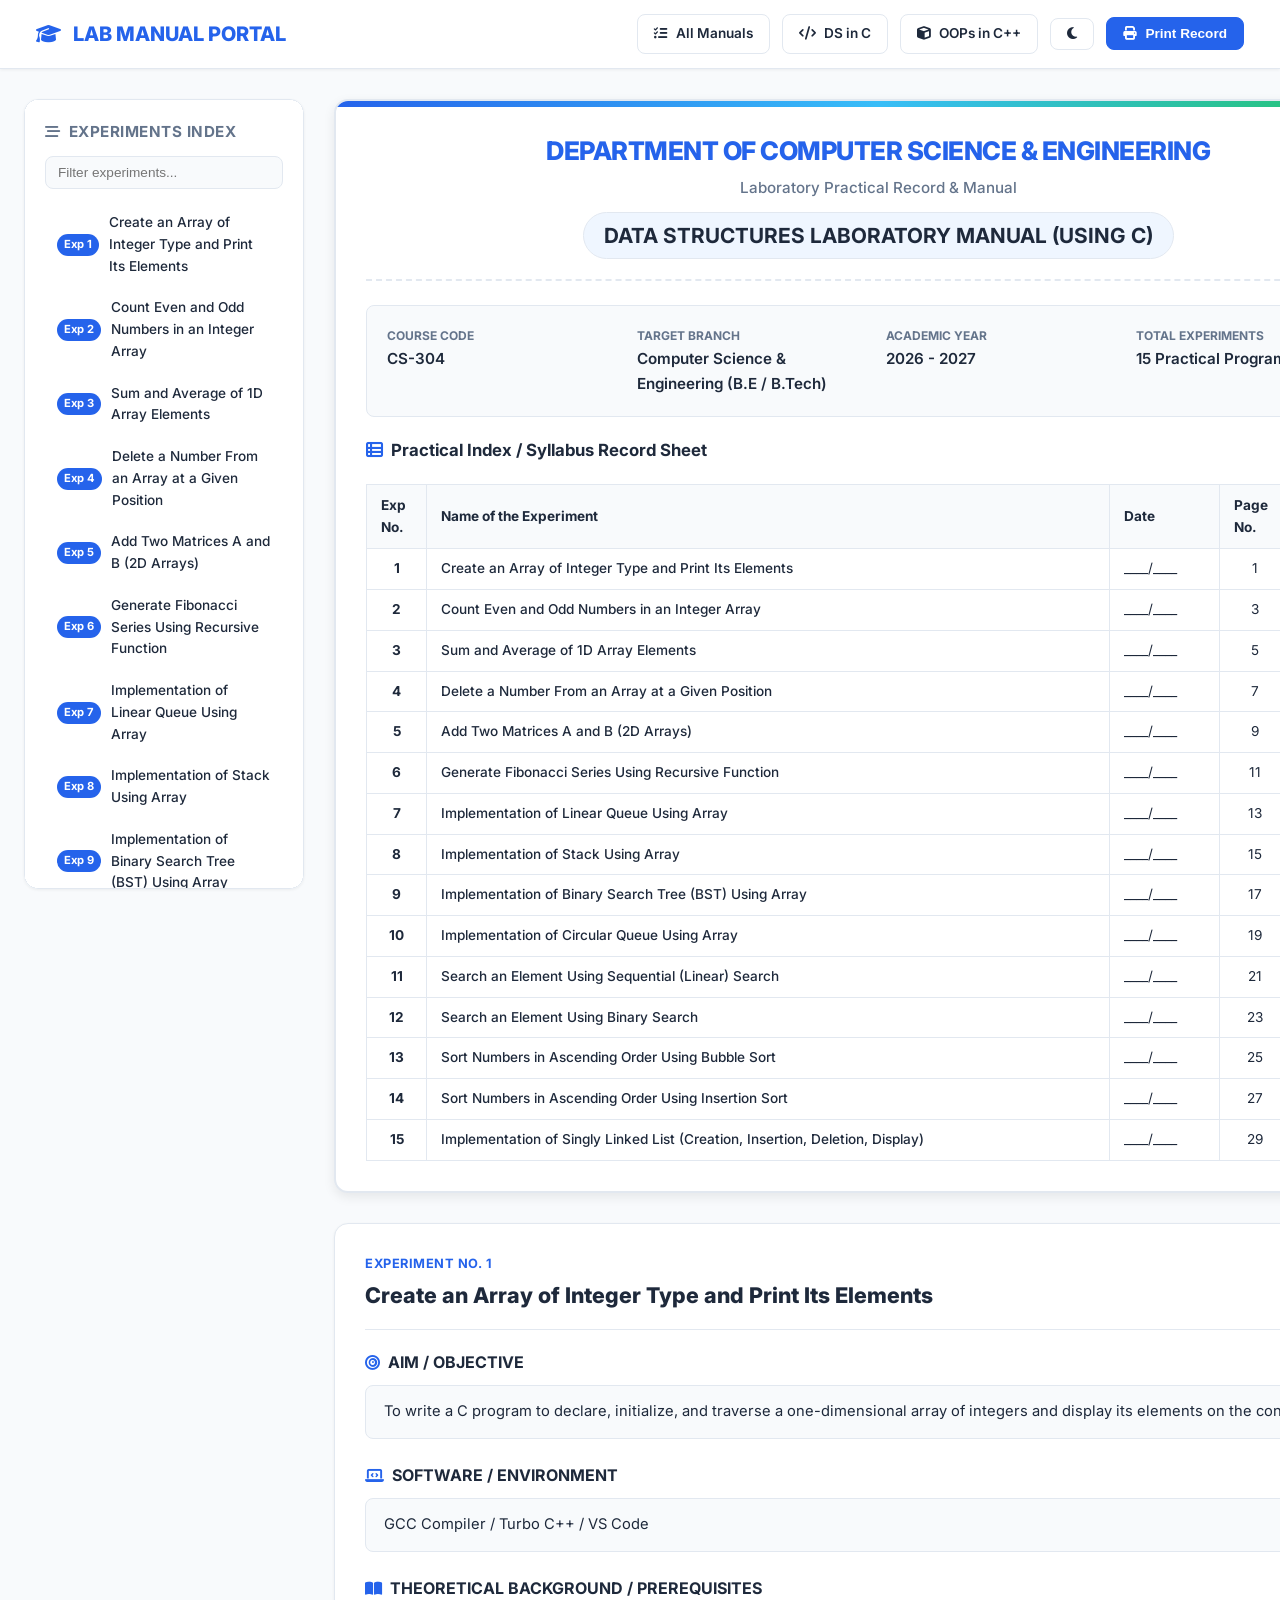
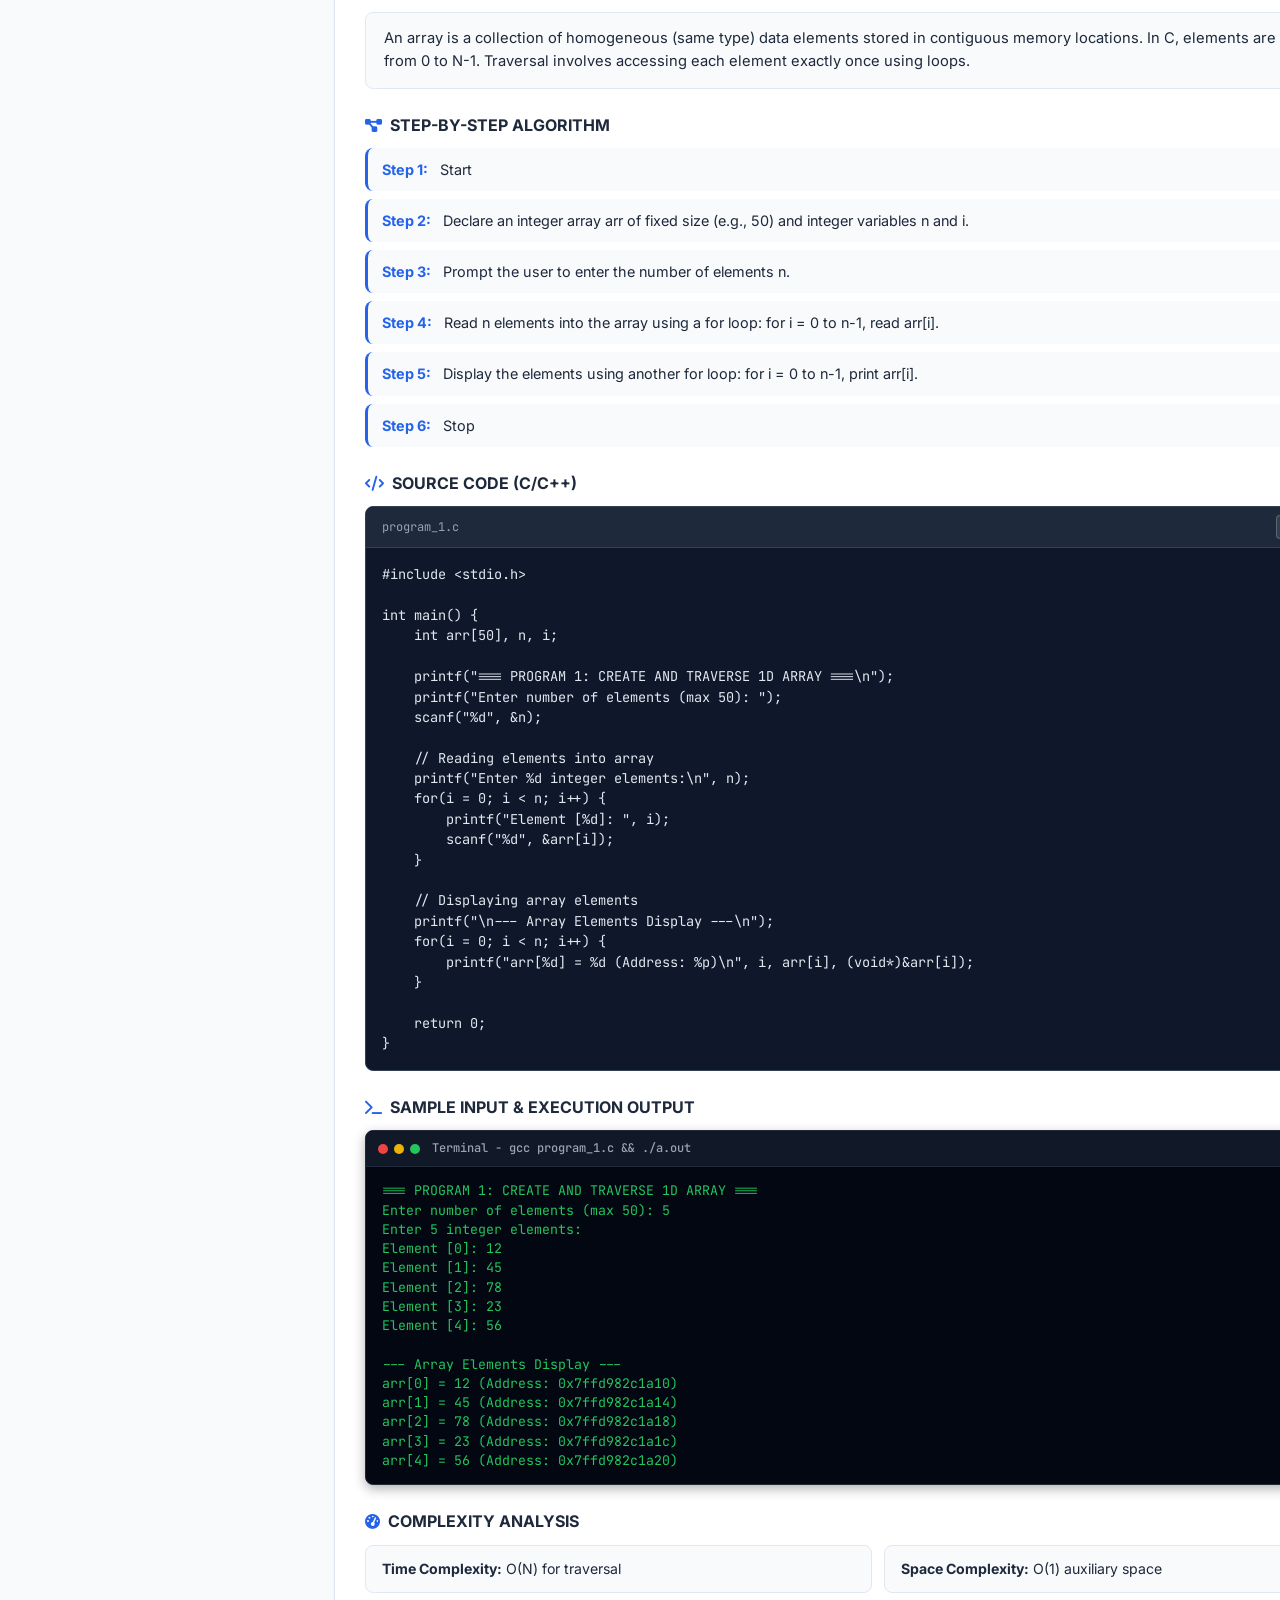
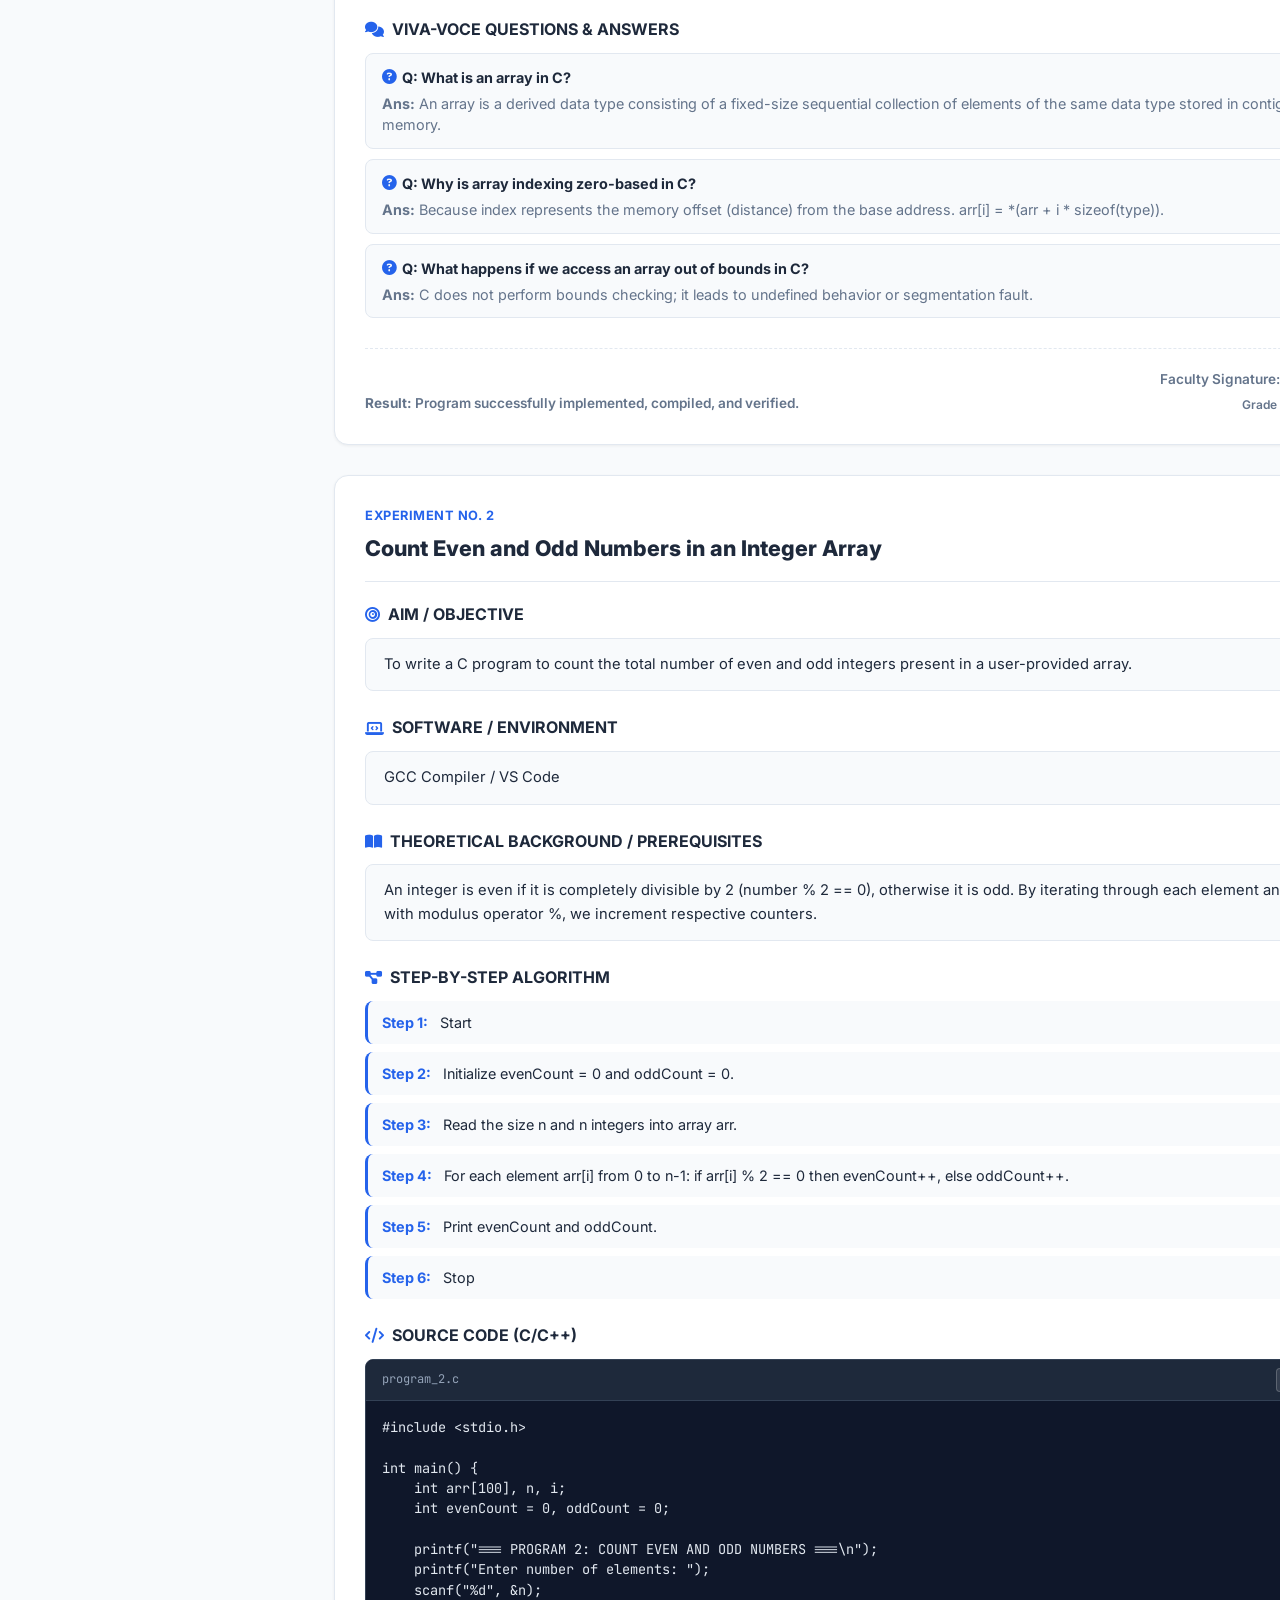
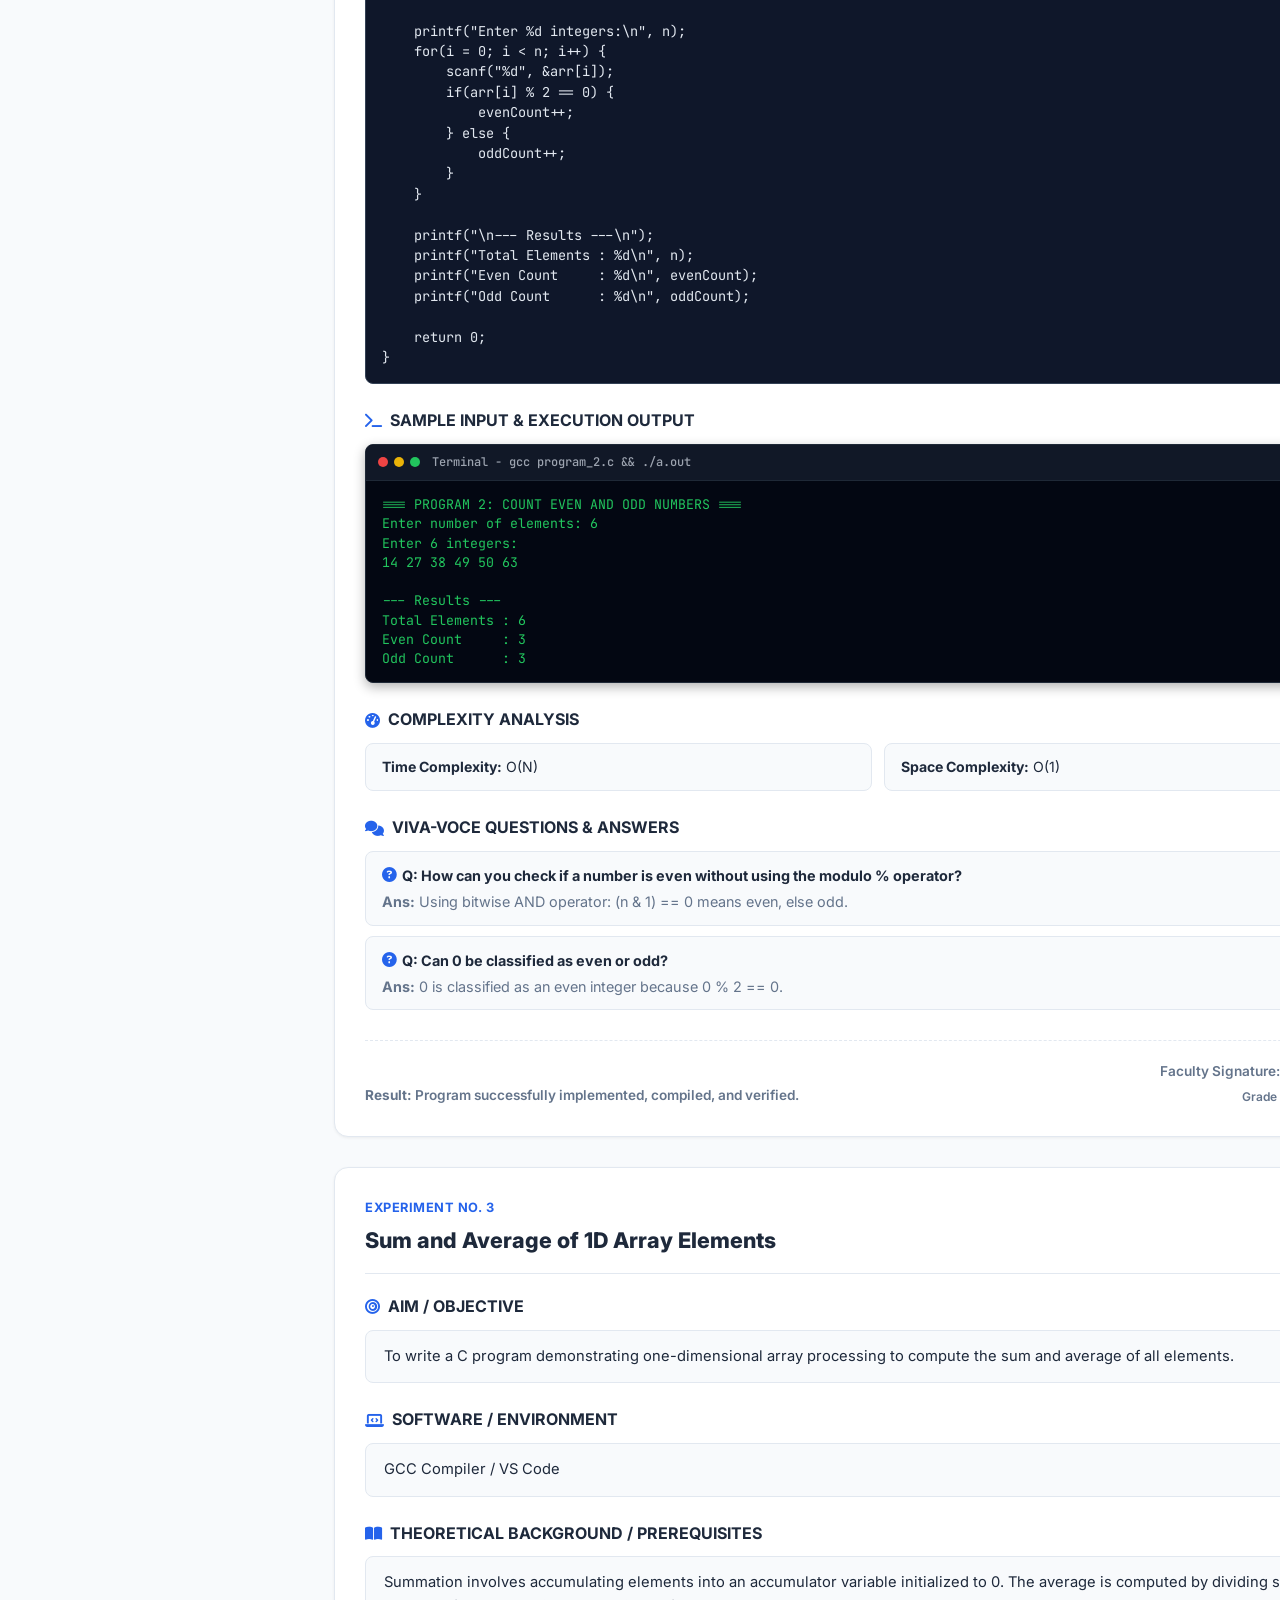
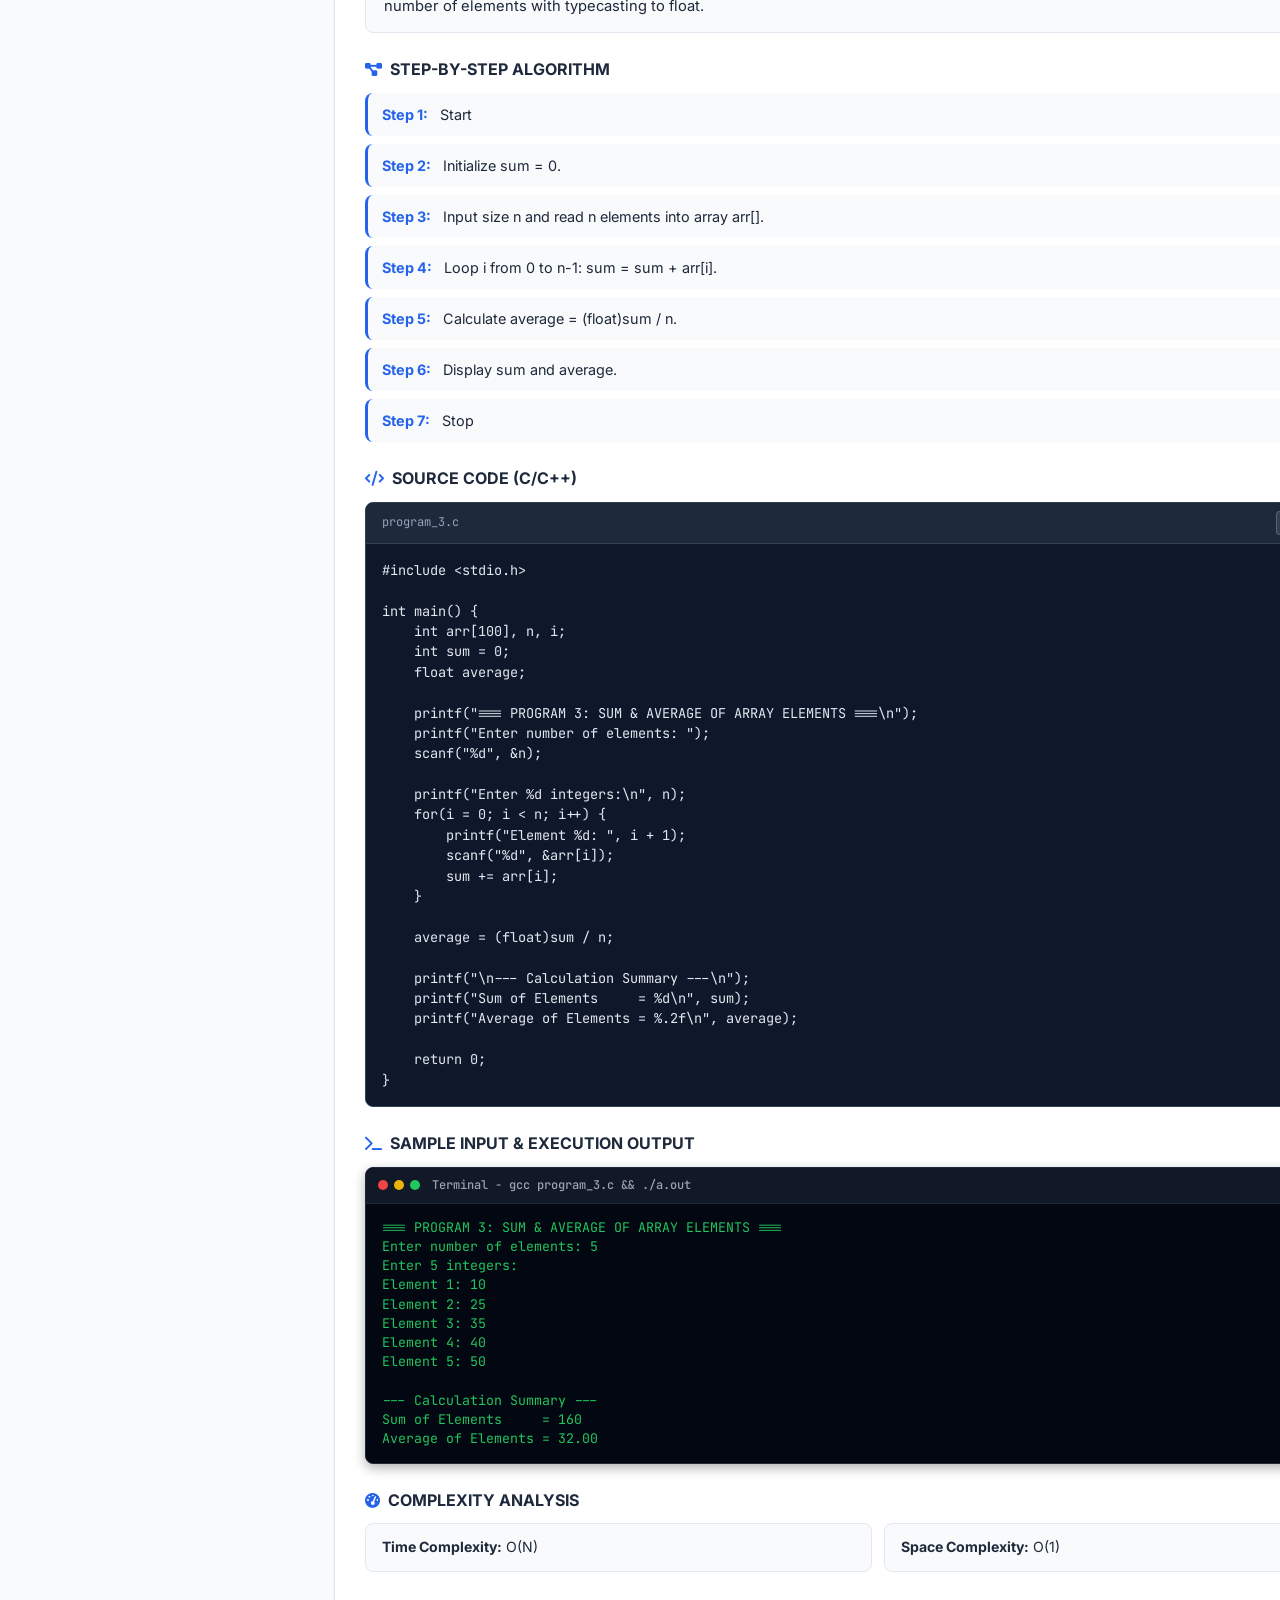
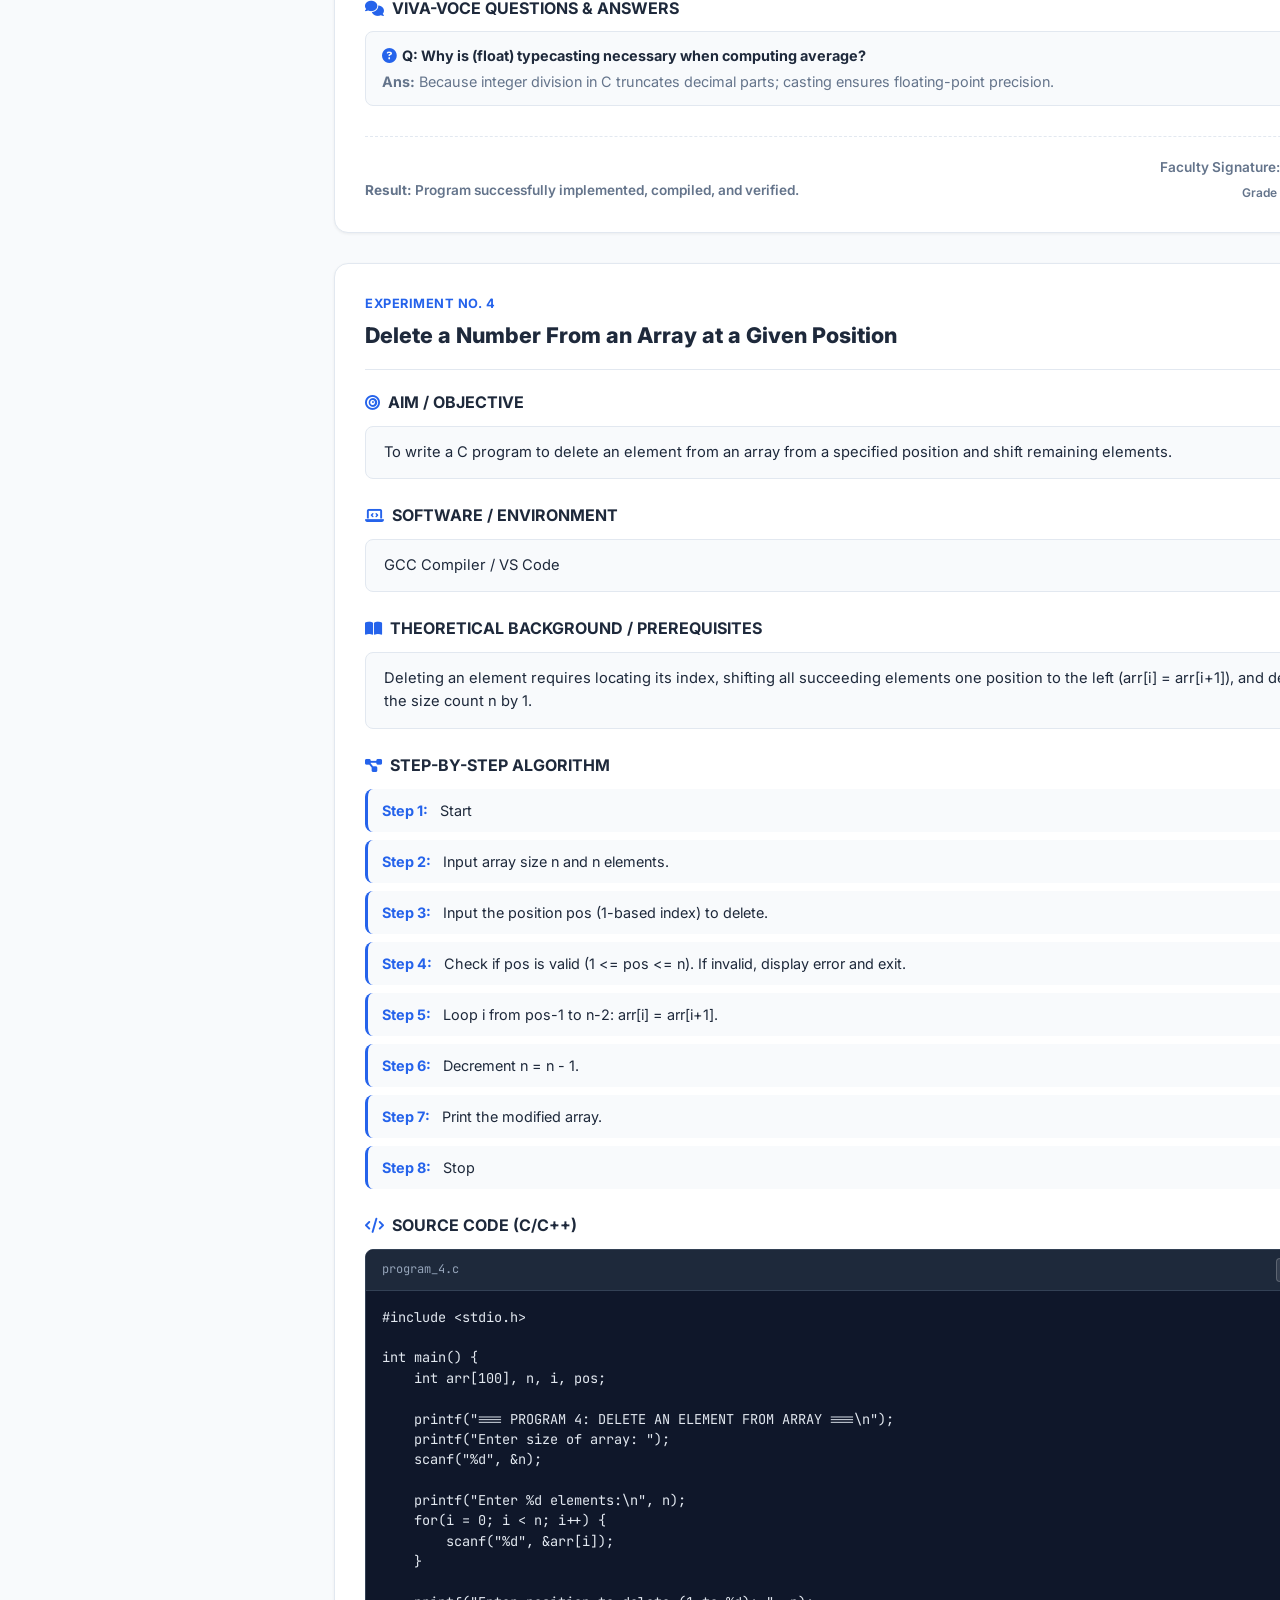
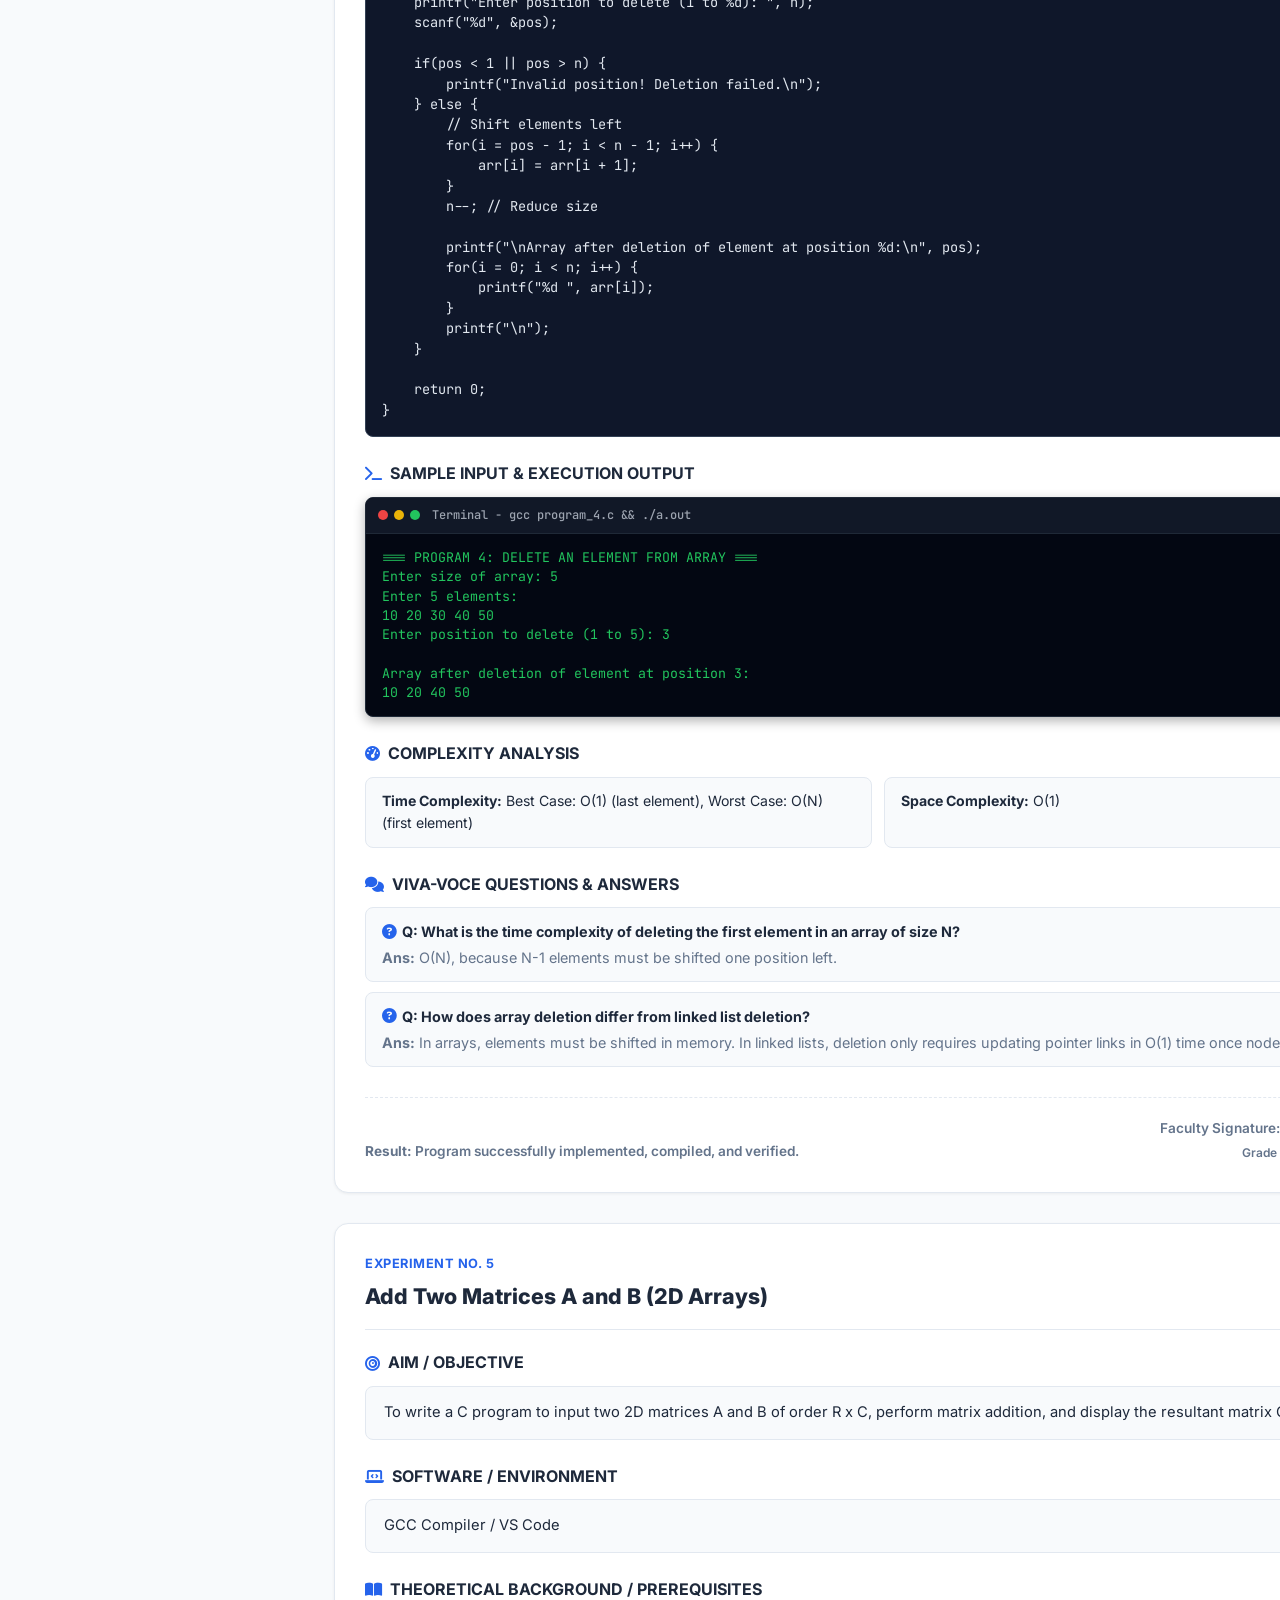
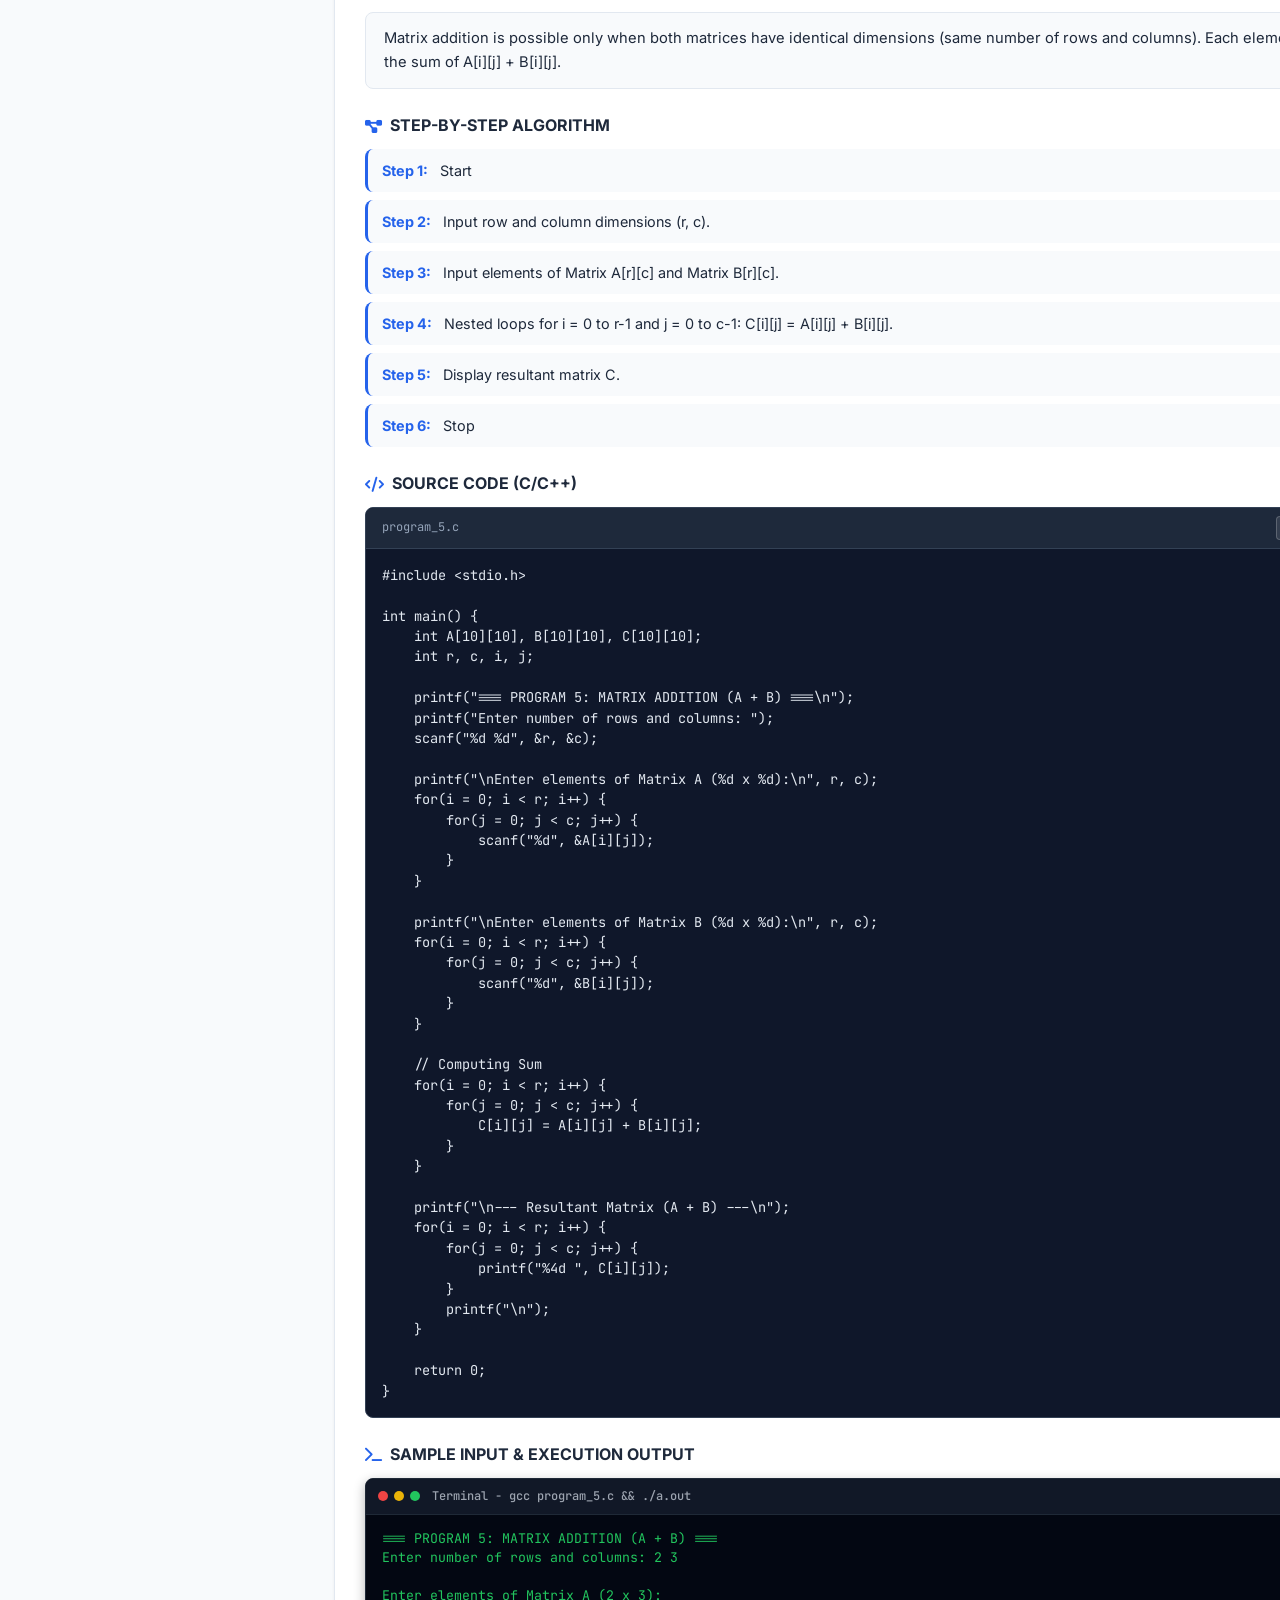
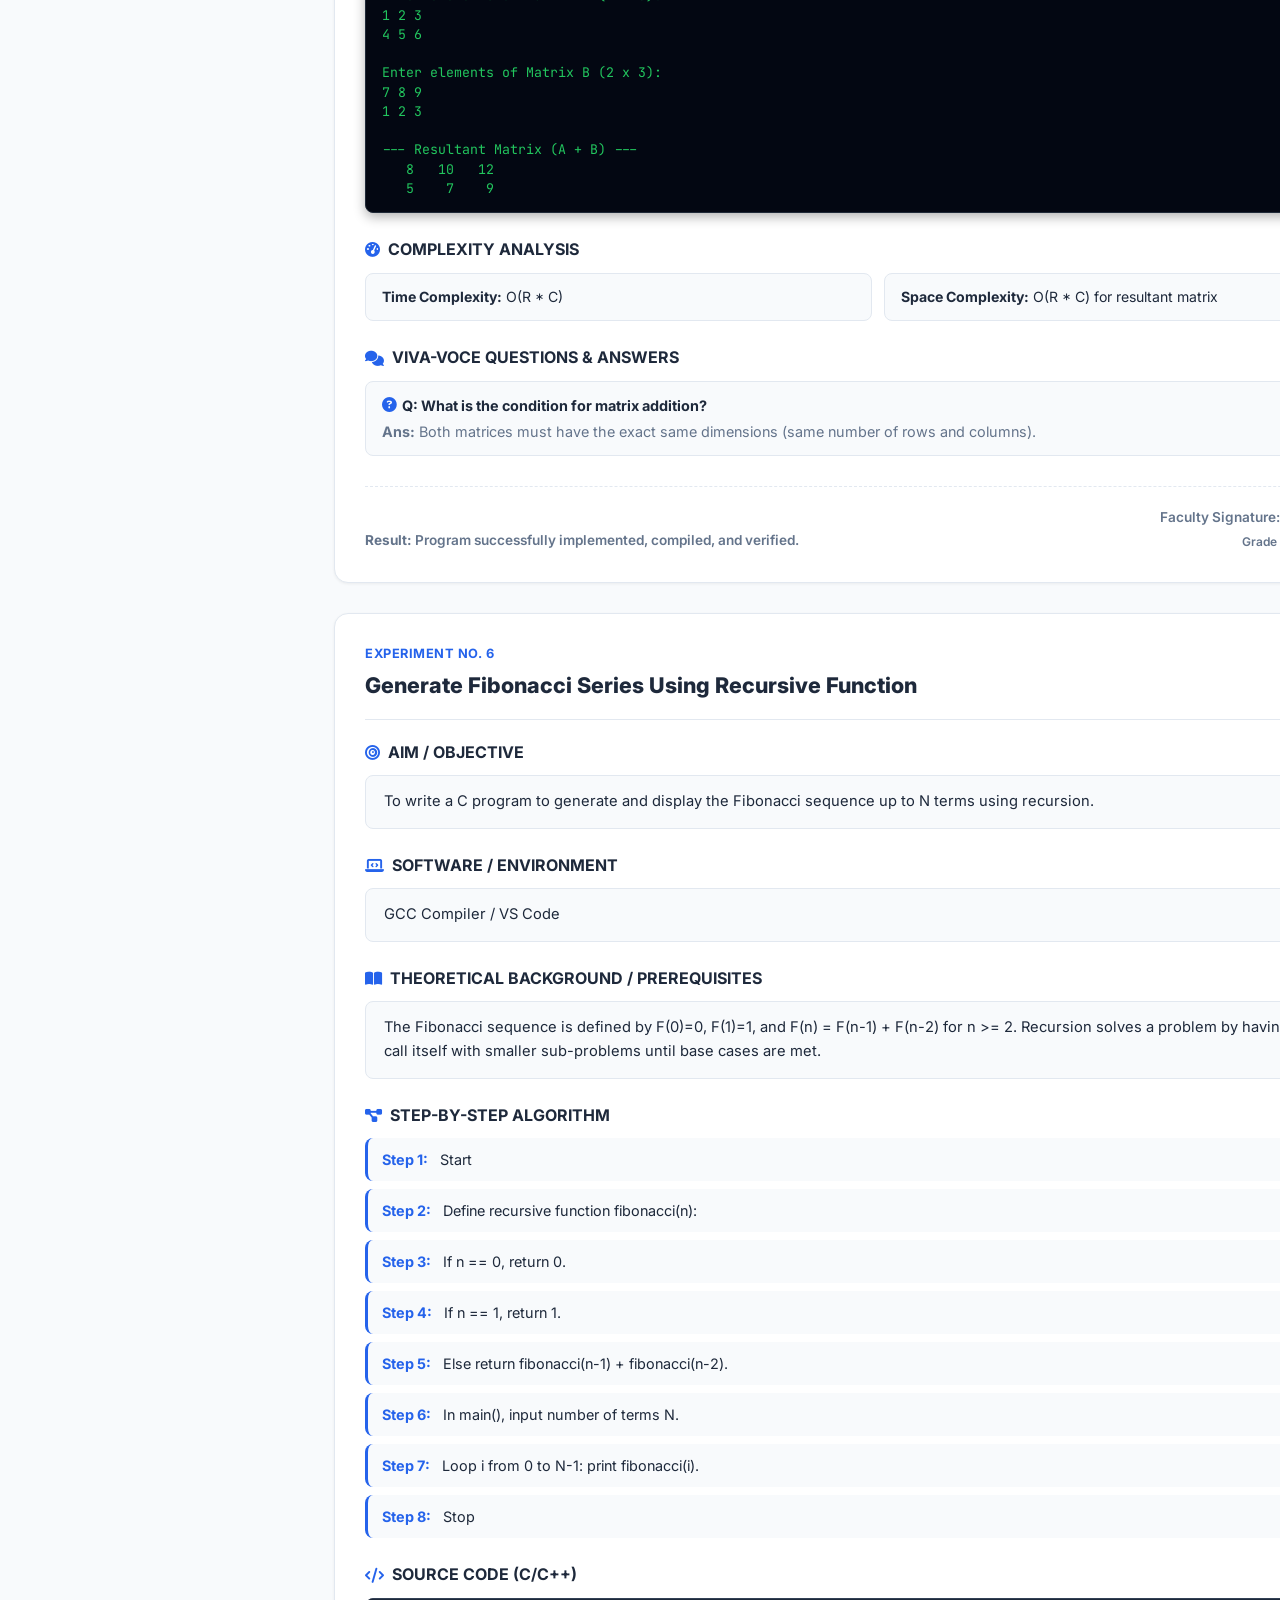
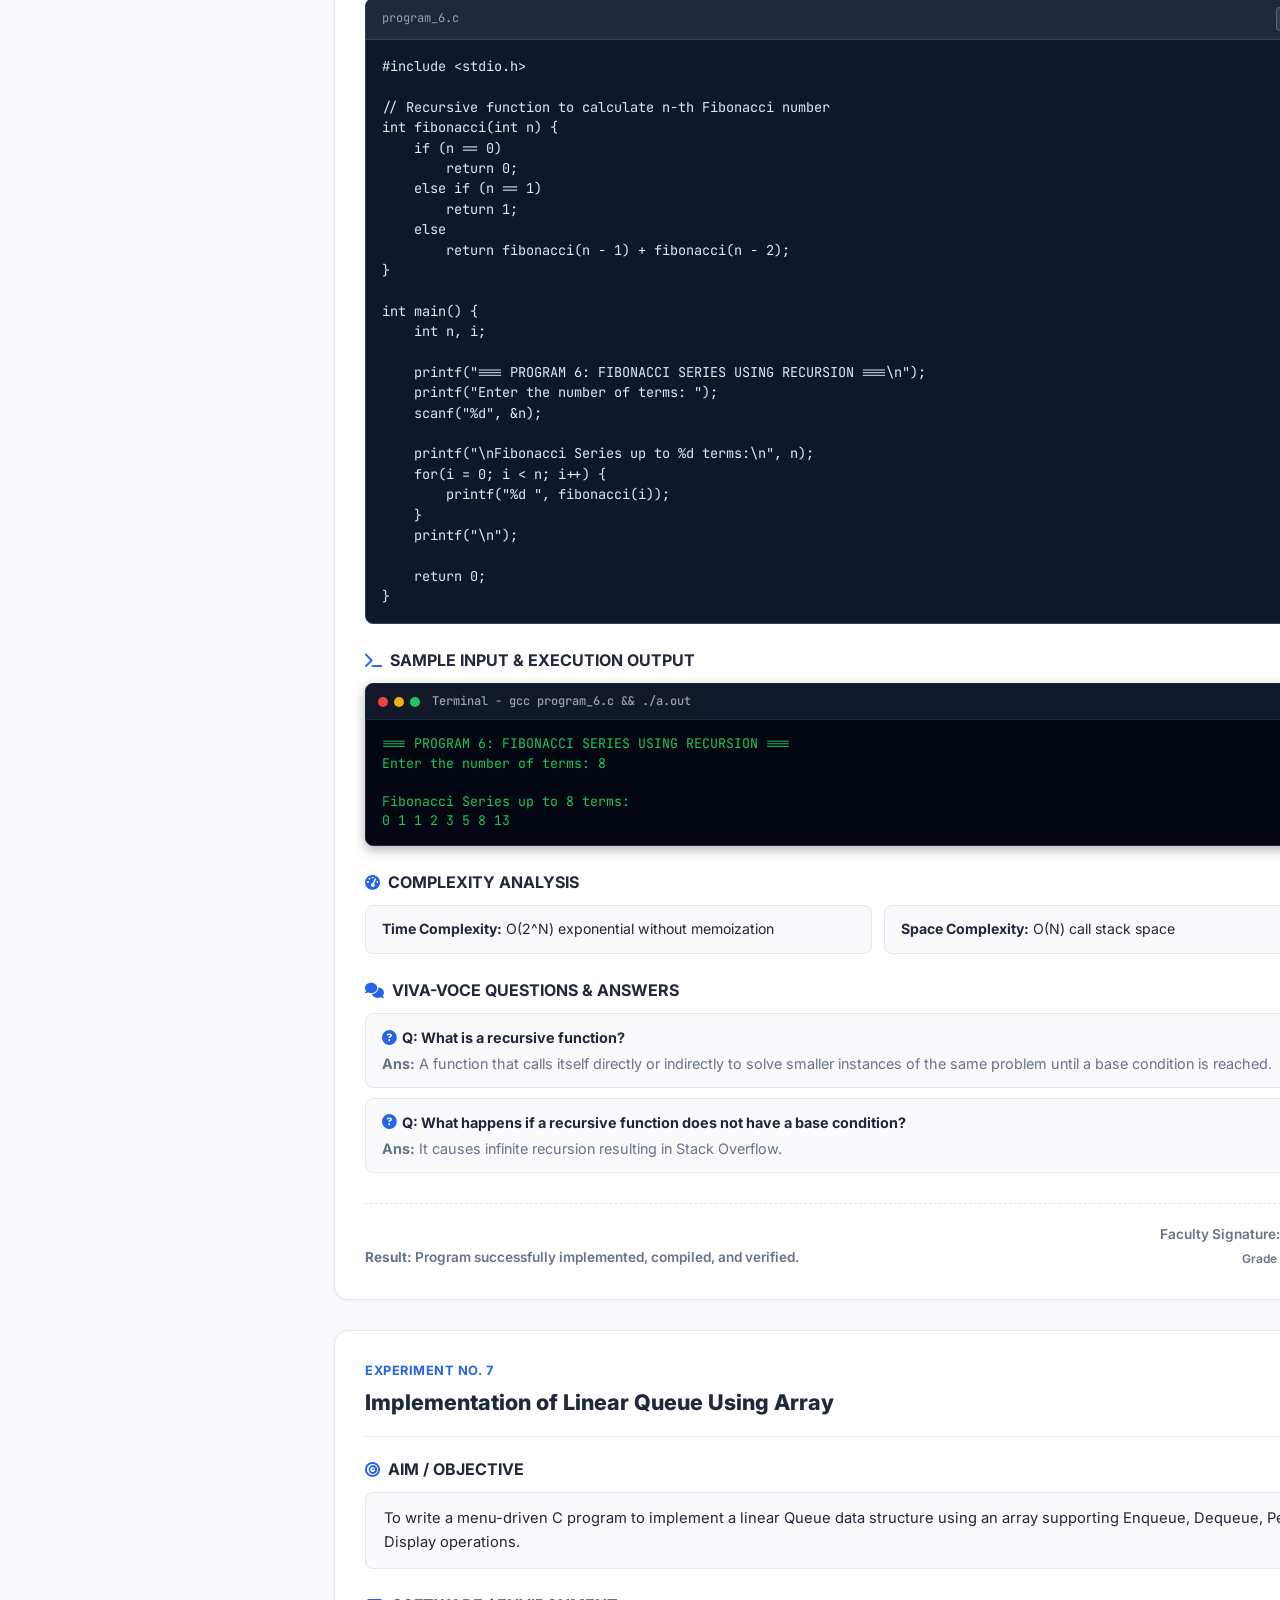
<file: ds_lab_manual.html>
<!DOCTYPE html>
<html lang="en">
<head>
    <meta charset="UTF-8">
    <meta name="viewport" content="width=device-width, initial-scale=1.0">
    <title>DATA STRUCTURES LABORATORY MANUAL (USING C) - Laboratory Manual</title>
    <!-- Google Fonts -->
    <link href="https://fonts.googleapis.com/css2?family=Inter:wght@300;400;500;600;700;800&family=JetBrains+Mono:wght@400;500;700&display=swap" rel="stylesheet">
    <!-- FontAwesome -->
    <link rel="stylesheet" href="https://cdnjs.cloudflare.com/ajax/libs/font-awesome/6.4.0/css/all.min.css">
    
    <style>
        :root {
            --primary: #2563eb;
            --primary-dark: #1d4ed8;
            --primary-light: #eff6ff;
            --secondary: #0f172a;
            --accent: #f59e0b;
            --bg-base: #f8fafc;
            --bg-card: #ffffff;
            --text-main: #1e293b;
            --text-muted: #64748b;
            --border-color: #e2e8f0;
            --code-bg: #0f172a;
            --code-text: #e2e8f0;
            --terminal-bg: #030712;
            --terminal-green: #22c55e;
            --radius-lg: 14px;
            --radius-md: 8px;
            --shadow-sm: 0 1px 3px rgba(0,0,0,0.06);
            --shadow-md: 0 4px 12px rgba(0,0,0,0.08);
            --shadow-lg: 0 12px 24px -4px rgba(0,0,0,0.1);
        }

        [data-theme="dark"] {
            --bg-base: #0b0f19;
            --bg-card: #131c2e;
            --text-main: #f8fafc;
            --text-muted: #94a3b8;
            --border-color: #1e293b;
            --primary-light: rgba(37, 99, 235, 0.15);
            --shadow-md: 0 4px 20px rgba(0,0,0,0.4);
        }

        * {
            box-sizing: border-box;
            margin: 0;
            padding: 0;
            scroll-behavior: smooth;
        }

        body {
            font-family: 'Inter', sans-serif;
            background-color: var(--bg-base);
            color: var(--text-main);
            line-height: 1.6;
            transition: background 0.3s, color 0.3s;
        }

        /* Navbar */
        .navbar {
            display: flex;
            justify-content: space-between;
            align-items: center;
            background-color: var(--bg-card);
            border-bottom: 1px solid var(--border-color);
            padding: 14px 36px;
            position: sticky;
            top: 0;
            z-index: 1000;
            backdrop-filter: blur(8px);
            box-shadow: var(--shadow-sm);
        }

        .navbar-brand {
            display: flex;
            align-items: center;
            gap: 12px;
            text-decoration: none;
            color: var(--primary);
            font-weight: 800;
            font-size: 1.25rem;
        }

        .navbar-actions {
            display: flex;
            align-items: center;
            gap: 12px;
        }

        .nav-btn {
            background: none;
            border: 1px solid var(--border-color);
            padding: 8px 16px;
            border-radius: var(--radius-md);
            cursor: pointer;
            color: var(--text-main);
            font-weight: 600;
            font-size: 0.85rem;
            display: flex;
            align-items: center;
            gap: 8px;
            transition: all 0.2s;
            text-decoration: none;
        }

        .nav-btn:hover {
            background: var(--primary-light);
            border-color: var(--primary);
            color: var(--primary);
        }

        .nav-btn.primary {
            background: var(--primary);
            color: white;
            border-color: var(--primary);
        }
        .nav-btn.primary:hover {
            background: var(--primary-dark);
        }

        /* Layout */
        .main-container {
            max-width: 1300px;
            margin: 30px auto;
            padding: 0 24px;
            display: grid;
            grid-template-columns: 280px 1fr;
            gap: 30px;
            align-items: start;
        }

        /* Sidebar Index */
        .sidebar {
            position: sticky;
            top: 85px;
            background: var(--bg-card);
            border: 1px solid var(--border-color);
            border-radius: var(--radius-lg);
            padding: 20px;
            box-shadow: var(--shadow-sm);
            max-height: calc(100vh - 110px);
            overflow-y: auto;
        }

        .sidebar-title {
            font-size: 0.95rem;
            font-weight: 700;
            text-transform: uppercase;
            letter-spacing: 0.5px;
            color: var(--text-muted);
            margin-bottom: 12px;
            display: flex;
            align-items: center;
            gap: 8px;
        }

        .sidebar-search {
            width: 100%;
            padding: 8px 12px;
            border: 1px solid var(--border-color);
            border-radius: var(--radius-md);
            font-size: 0.85rem;
            margin-bottom: 15px;
            background: var(--bg-base);
            color: var(--text-main);
            outline: none;
        }

        .sidebar-search:focus {
            border-color: var(--primary);
        }

        .index-list {
            list-style: none;
            display: flex;
            flex-direction: column;
            gap: 4px;
        }

        .index-item a {
            display: flex;
            align-items: center;
            gap: 10px;
            padding: 8px 12px;
            border-radius: var(--radius-md);
            text-decoration: none;
            color: var(--text-main);
            font-size: 0.85rem;
            font-weight: 500;
            transition: all 0.2s;
        }

        .index-item a:hover, .index-item.active a {
            background: var(--primary-light);
            color: var(--primary);
            font-weight: 600;
        }

        .exp-badge {
            background: var(--primary);
            color: white;
            font-size: 0.7rem;
            font-weight: 700;
            padding: 2px 7px;
            border-radius: 20px;
            flex-shrink: 0;
        }

        /* Content Area */
        .content-area {
            display: flex;
            flex-direction: column;
            gap: 30px;
        }

        /* College Header Card */
        .record-card {
            background: var(--bg-card);
            border: 2px solid var(--border-color);
            border-radius: var(--radius-lg);
            padding: 30px;
            box-shadow: var(--shadow-md);
            position: relative;
            overflow: hidden;
        }

        .record-card::before {
            content: "";
            position: absolute;
            top: 0;
            left: 0;
            right: 0;
            height: 6px;
            background: linear-gradient(90deg, #2563eb, #38bdf8, #22c55e);
        }

        .college-header {
            text-align: center;
            border-bottom: 2px dashed var(--border-color);
            padding-bottom: 20px;
            margin-bottom: 24px;
        }

        .college-name {
            font-size: 1.6rem;
            font-weight: 800;
            color: var(--primary);
            letter-spacing: -0.5px;
            margin-bottom: 4px;
        }

        .college-sub {
            font-size: 0.95rem;
            color: var(--text-muted);
            font-weight: 500;
        }

        .manual-name {
            font-size: 1.3rem;
            font-weight: 700;
            margin-top: 12px;
            color: var(--text-main);
            background: var(--primary-light);
            display: inline-block;
            padding: 6px 20px;
            border-radius: 30px;
            border: 1px solid var(--border-color);
        }

        .student-meta-grid {
            display: grid;
            grid-template-columns: repeat(auto-fit, minmax(200px, 1fr));
            gap: 16px;
            background: var(--bg-base);
            padding: 20px;
            border-radius: var(--radius-md);
            border: 1px solid var(--border-color);
            margin-bottom: 20px;
        }

        .meta-field {
            display: flex;
            flex-direction: column;
        }

        .meta-label {
            font-size: 0.75rem;
            text-transform: uppercase;
            font-weight: 700;
            color: var(--text-muted);
            margin-bottom: 2px;
        }

        .meta-val {
            font-size: 0.95rem;
            font-weight: 600;
            color: var(--text-main);
        }

        /* Index Table */
        .index-table-container {
            overflow-x: auto;
            margin-top: 20px;
        }

        .index-table {
            width: 100%;
            border-collapse: collapse;
            font-size: 0.85rem;
            text-align: left;
        }

        .index-table th {
            background: var(--bg-base);
            padding: 10px 14px;
            border: 1px solid var(--border-color);
            font-weight: 700;
            color: var(--text-main);
        }

        .index-table td {
            padding: 9px 14px;
            border: 1px solid var(--border-color);
            color: var(--text-main);
        }

        .index-table tr:hover {
            background: var(--primary-light);
        }

        /* Experiment Card */
        .exp-card {
            background: var(--bg-card);
            border: 1px solid var(--border-color);
            border-radius: var(--radius-lg);
            padding: 30px;
            box-shadow: var(--shadow-sm);
            scroll-margin-top: 90px;
            transition: box-shadow 0.2s;
        }

        .exp-card:hover {
            box-shadow: var(--shadow-md);
        }

        .exp-header {
            display: flex;
            justify-content: space-between;
            align-items: flex-start;
            gap: 16px;
            border-bottom: 1px solid var(--border-color);
            padding-bottom: 16px;
            margin-bottom: 20px;
        }

        .exp-title-wrap {
            display: flex;
            flex-direction: column;
            gap: 4px;
        }

        .exp-tag {
            font-size: 0.8rem;
            font-weight: 700;
            color: var(--primary);
            text-transform: uppercase;
            letter-spacing: 0.5px;
        }

        .exp-title {
            font-size: 1.35rem;
            font-weight: 800;
            color: var(--text-main);
        }

        .exp-section {
            margin-bottom: 24px;
        }

        .section-heading {
            font-size: 1rem;
            font-weight: 700;
            color: var(--text-main);
            margin-bottom: 10px;
            display: flex;
            align-items: center;
            gap: 8px;
        }

        .section-heading i {
            color: var(--primary);
            font-size: 0.95rem;
        }

        .text-box {
            background: var(--bg-base);
            padding: 14px 18px;
            border-radius: var(--radius-md);
            border: 1px solid var(--border-color);
            font-size: 0.92rem;
            color: var(--text-main);
        }

        /* Algorithm List */
        .algo-steps {
            list-style: none;
            counter-reset: algo-counter;
            display: flex;
            flex-direction: column;
            gap: 8px;
        }

        .algo-steps li {
            counter-increment: algo-counter;
            display: flex;
            align-items: flex-start;
            gap: 12px;
            background: var(--bg-base);
            padding: 10px 14px;
            border-radius: var(--radius-md);
            font-size: 0.9rem;
            border-left: 3px solid var(--primary);
        }

        .algo-steps li::before {
            content: "Step " counter(algo-counter) ":";
            font-weight: 700;
            color: var(--primary);
            flex-shrink: 0;
        }

        /* Code Box */
        .code-box-wrapper {
            position: relative;
            border-radius: var(--radius-md);
            overflow: hidden;
            background: var(--code-bg);
            border: 1px solid #334155;
            margin-top: 10px;
        }

        .code-header {
            display: flex;
            justify-content: space-between;
            align-items: center;
            padding: 8px 16px;
            background: #1e293b;
            color: #94a3b8;
            font-size: 0.75rem;
            font-family: 'JetBrains Mono', monospace;
            border-bottom: 1px solid #334155;
        }

        .copy-btn {
            background: rgba(255,255,255,0.1);
            border: 1px solid rgba(255,255,255,0.2);
            color: #f8fafc;
            padding: 4px 10px;
            border-radius: 4px;
            font-size: 0.75rem;
            cursor: pointer;
            transition: all 0.2s;
            display: flex;
            align-items: center;
            gap: 5px;
        }

        .copy-btn:hover {
            background: var(--primary);
            border-color: var(--primary);
        }

        pre code {
            display: block;
            padding: 16px;
            font-family: 'JetBrains Mono', monospace;
            font-size: 0.85rem;
            color: var(--code-text);
            line-height: 1.5;
            overflow-x: auto;
        }

        /* Terminal Output Box */
        .terminal-box {
            background: var(--terminal-bg);
            border: 1px solid #1f2937;
            border-radius: var(--radius-md);
            overflow: hidden;
            margin-top: 10px;
            font-family: 'JetBrains Mono', monospace;
            box-shadow: 0 4px 12px rgba(0,0,0,0.3);
        }

        .terminal-header {
            display: flex;
            align-items: center;
            gap: 6px;
            padding: 8px 12px;
            background: #111827;
            border-bottom: 1px solid #1f2937;
        }

        .terminal-dot {
            width: 10px;
            height: 10px;
            border-radius: 50%;
        }
        .dot-red { background: #ef4444; }
        .dot-yellow { background: #eab308; }
        .dot-green { background: #22c55e; }

        .terminal-title {
            font-size: 0.75rem;
            color: #9ca3af;
            margin-left: 6px;
            font-weight: 500;
        }

        .terminal-body {
            padding: 14px 16px;
            color: var(--terminal-green);
            font-size: 0.83rem;
            white-space: pre-wrap;
            line-height: 1.45;
        }

        /* Complexity & Viva */
        .complexity-grid {
            display: grid;
            grid-template-columns: 1fr 1fr;
            gap: 12px;
            margin-top: 10px;
        }

        .complexity-box {
            background: var(--bg-base);
            padding: 12px 16px;
            border-radius: var(--radius-md);
            border: 1px solid var(--border-color);
            font-size: 0.88rem;
        }

        .viva-list {
            display: flex;
            flex-direction: column;
            gap: 10px;
            margin-top: 10px;
        }

        .viva-item {
            background: var(--bg-base);
            padding: 12px 16px;
            border-radius: var(--radius-md);
            border: 1px solid var(--border-color);
            font-size: 0.9rem;
        }

        .viva-q {
            font-weight: 700;
            color: var(--text-main);
            margin-bottom: 4px;
            display: flex;
            align-items: center;
            gap: 6px;
        }

        .viva-a {
            color: var(--text-muted);
            line-height: 1.5;
        }

        /* Sign Box */
        .sign-box {
            display: flex;
            justify-content: space-between;
            align-items: flex-end;
            margin-top: 30px;
            padding-top: 20px;
            border-top: 1px dashed var(--border-color);
            font-size: 0.85rem;
            font-weight: 600;
            color: var(--text-muted);
        }

        /* Print Styles */
        @media print {
            .navbar, .sidebar, .copy-btn, .navbar-actions {
                display: none !important;
            }
            .main-container {
                max-width: 100% !important;
                margin: 0 !important;
                padding: 0 !important;
                display: block !important;
            }
            .exp-card {
                page-break-before: always;
                border: 1px solid #ccc !important;
                box-shadow: none !important;
                margin-bottom: 30px;
            }
            body {
                background: white !important;
                color: black !important;
            }
            pre code, .terminal-body {
                white-space: pre-wrap !important;
                font-size: 9pt !important;
            }
            .code-box-wrapper, .terminal-box {
                border: 1px solid #333 !important;
                background: #f4f4f4 !important;
            }
            pre code {
                color: #111 !important;
            }
            .terminal-body {
                color: #000 !important;
            }
        }

        @media (max-width: 900px) {
            .main-container {
                grid-template-columns: 1fr;
            }
            .sidebar {
                display: none;
            }
        }
    </style>
</head>
<body>

    <!-- Sticky Navbar -->
    <header class="navbar">
        <a href="/" class="navbar-brand">
            <i class="fa-solid fa-graduation-cap"></i>
            <span>LAB MANUAL PORTAL</span>
        </a>
        <div class="navbar-actions">
            <a href="/lab-manuals" class="nav-btn">
                <i class="fa-solid fa-list-check"></i> All Manuals
            </a>
            <a href="/" class="nav-btn">
                <i class="fa-solid fa-code"></i> DS in C
            </a>
            <a href="/cpp-lab-manual" class="nav-btn">
                <i class="fa-solid fa-cube"></i> OOPs in C++
            </a>
            <button class="nav-btn" onclick="toggleTheme()" title="Toggle Dark/Light Mode">
                <i class="fa-solid fa-moon" id="themeIcon"></i>
            </button>
            <button class="nav-btn primary" onclick="window.print()" title="Print / Save PDF">
                <i class="fa-solid fa-print"></i> Print Record
            </button>
        </div>
    </header>

    <div class="main-container">
        <!-- Sidebar Jump Index -->
        <aside class="sidebar">
            <div class="sidebar-title">
                <i class="fa-solid fa-bars-staggered"></i> Experiments Index
            </div>
            <input type="text" class="sidebar-search" id="searchExp" placeholder="Filter experiments..." onkeyup="filterIndex()">
            <ul class="index-list" id="indexList">
                <li class="index-item">
                    <a href="#exp-1">
                        <span class="exp-badge">Exp 1</span>
                        <span class="exp-nav-title">Create an Array of Integer Type and Print Its Elements</span>
                    </a>
                </li>
                <li class="index-item">
                    <a href="#exp-2">
                        <span class="exp-badge">Exp 2</span>
                        <span class="exp-nav-title">Count Even and Odd Numbers in an Integer Array</span>
                    </a>
                </li>
                <li class="index-item">
                    <a href="#exp-3">
                        <span class="exp-badge">Exp 3</span>
                        <span class="exp-nav-title">Sum and Average of 1D Array Elements</span>
                    </a>
                </li>
                <li class="index-item">
                    <a href="#exp-4">
                        <span class="exp-badge">Exp 4</span>
                        <span class="exp-nav-title">Delete a Number From an Array at a Given Position</span>
                    </a>
                </li>
                <li class="index-item">
                    <a href="#exp-5">
                        <span class="exp-badge">Exp 5</span>
                        <span class="exp-nav-title">Add Two Matrices A and B (2D Arrays)</span>
                    </a>
                </li>
                <li class="index-item">
                    <a href="#exp-6">
                        <span class="exp-badge">Exp 6</span>
                        <span class="exp-nav-title">Generate Fibonacci Series Using Recursive Function</span>
                    </a>
                </li>
                <li class="index-item">
                    <a href="#exp-7">
                        <span class="exp-badge">Exp 7</span>
                        <span class="exp-nav-title">Implementation of Linear Queue Using Array</span>
                    </a>
                </li>
                <li class="index-item">
                    <a href="#exp-8">
                        <span class="exp-badge">Exp 8</span>
                        <span class="exp-nav-title">Implementation of Stack Using Array</span>
                    </a>
                </li>
                <li class="index-item">
                    <a href="#exp-9">
                        <span class="exp-badge">Exp 9</span>
                        <span class="exp-nav-title">Implementation of Binary Search Tree (BST) Using Array</span>
                    </a>
                </li>
                <li class="index-item">
                    <a href="#exp-10">
                        <span class="exp-badge">Exp 10</span>
                        <span class="exp-nav-title">Implementation of Circular Queue Using Array</span>
                    </a>
                </li>
                <li class="index-item">
                    <a href="#exp-11">
                        <span class="exp-badge">Exp 11</span>
                        <span class="exp-nav-title">Search an Element Using Sequential (Linear) Search</span>
                    </a>
                </li>
                <li class="index-item">
                    <a href="#exp-12">
                        <span class="exp-badge">Exp 12</span>
                        <span class="exp-nav-title">Search an Element Using Binary Search</span>
                    </a>
                </li>
                <li class="index-item">
                    <a href="#exp-13">
                        <span class="exp-badge">Exp 13</span>
                        <span class="exp-nav-title">Sort Numbers in Ascending Order Using Bubble Sort</span>
                    </a>
                </li>
                <li class="index-item">
                    <a href="#exp-14">
                        <span class="exp-badge">Exp 14</span>
                        <span class="exp-nav-title">Sort Numbers in Ascending Order Using Insertion Sort</span>
                    </a>
                </li>
                <li class="index-item">
                    <a href="#exp-15">
                        <span class="exp-badge">Exp 15</span>
                        <span class="exp-nav-title">Implementation of Singly Linked List (Creation, Insertion, Deletion, Display)</span>
                    </a>
                </li>
            </ul>
        </aside>

        <!-- Main Content Area -->
        <main class="content-area">
            
            <!-- College Record Title Card -->
            <section class="record-card">
                <div class="college-header">
                    <h1 class="college-name">DEPARTMENT OF COMPUTER SCIENCE & ENGINEERING</h1>
                    <p class="college-sub">Laboratory Practical Record & Manual</p>
                    <div class="manual-name">DATA STRUCTURES LABORATORY MANUAL (USING C)</div>
                </div>

                <div class="student-meta-grid">
                    <div class="meta-field">
                        <span class="meta-label">Course Code</span>
                        <span class="meta-val">CS-304</span>
                    </div>
                    <div class="meta-field">
                        <span class="meta-label">Target Branch</span>
                        <span class="meta-val">Computer Science & Engineering (B.E / B.Tech)</span>
                    </div>
                    <div class="meta-field">
                        <span class="meta-label">Academic Year</span>
                        <span class="meta-val">2026 - 2027</span>
                    </div>
                    <div class="meta-field">
                        <span class="meta-label">Total Experiments</span>
                        <span class="meta-val">15 Practical Programs</span>
                    </div>
                </div>

                <!-- Complete Record Index Table -->
                <h3 style="font-size: 1.05rem; font-weight: 700; margin-top: 20px; display: flex; align-items: center; gap: 8px;">
                    <i class="fa-solid fa-table-list" style="color: var(--primary);"></i> Practical Index / Syllabus Record Sheet
                </h3>
                <div class="index-table-container">
                    <table class="index-table">
                        <thead>
                            <tr>
                                <th style="width: 60px;">Exp No.</th>
                                <th>Name of the Experiment</th>
                                <th style="width: 110px;">Date</th>
                                <th style="width: 70px;">Page No.</th>
                                <th style="width: 100px;">Faculty Sign</th>
                            </tr>
                        </thead>
                        <tbody>
                            <tr>
                                <td style="text-align: center; font-weight: 700;">1</td>
                                <td><a href="#exp-1" style="color: inherit; text-decoration: none; font-weight: 500;">Create an Array of Integer Type and Print Its Elements</a></td>
                                <td>____/____</td>
                                <td style="text-align: center;">1</td>
                                <td></td>
                            </tr>
                            <tr>
                                <td style="text-align: center; font-weight: 700;">2</td>
                                <td><a href="#exp-2" style="color: inherit; text-decoration: none; font-weight: 500;">Count Even and Odd Numbers in an Integer Array</a></td>
                                <td>____/____</td>
                                <td style="text-align: center;">3</td>
                                <td></td>
                            </tr>
                            <tr>
                                <td style="text-align: center; font-weight: 700;">3</td>
                                <td><a href="#exp-3" style="color: inherit; text-decoration: none; font-weight: 500;">Sum and Average of 1D Array Elements</a></td>
                                <td>____/____</td>
                                <td style="text-align: center;">5</td>
                                <td></td>
                            </tr>
                            <tr>
                                <td style="text-align: center; font-weight: 700;">4</td>
                                <td><a href="#exp-4" style="color: inherit; text-decoration: none; font-weight: 500;">Delete a Number From an Array at a Given Position</a></td>
                                <td>____/____</td>
                                <td style="text-align: center;">7</td>
                                <td></td>
                            </tr>
                            <tr>
                                <td style="text-align: center; font-weight: 700;">5</td>
                                <td><a href="#exp-5" style="color: inherit; text-decoration: none; font-weight: 500;">Add Two Matrices A and B (2D Arrays)</a></td>
                                <td>____/____</td>
                                <td style="text-align: center;">9</td>
                                <td></td>
                            </tr>
                            <tr>
                                <td style="text-align: center; font-weight: 700;">6</td>
                                <td><a href="#exp-6" style="color: inherit; text-decoration: none; font-weight: 500;">Generate Fibonacci Series Using Recursive Function</a></td>
                                <td>____/____</td>
                                <td style="text-align: center;">11</td>
                                <td></td>
                            </tr>
                            <tr>
                                <td style="text-align: center; font-weight: 700;">7</td>
                                <td><a href="#exp-7" style="color: inherit; text-decoration: none; font-weight: 500;">Implementation of Linear Queue Using Array</a></td>
                                <td>____/____</td>
                                <td style="text-align: center;">13</td>
                                <td></td>
                            </tr>
                            <tr>
                                <td style="text-align: center; font-weight: 700;">8</td>
                                <td><a href="#exp-8" style="color: inherit; text-decoration: none; font-weight: 500;">Implementation of Stack Using Array</a></td>
                                <td>____/____</td>
                                <td style="text-align: center;">15</td>
                                <td></td>
                            </tr>
                            <tr>
                                <td style="text-align: center; font-weight: 700;">9</td>
                                <td><a href="#exp-9" style="color: inherit; text-decoration: none; font-weight: 500;">Implementation of Binary Search Tree (BST) Using Array</a></td>
                                <td>____/____</td>
                                <td style="text-align: center;">17</td>
                                <td></td>
                            </tr>
                            <tr>
                                <td style="text-align: center; font-weight: 700;">10</td>
                                <td><a href="#exp-10" style="color: inherit; text-decoration: none; font-weight: 500;">Implementation of Circular Queue Using Array</a></td>
                                <td>____/____</td>
                                <td style="text-align: center;">19</td>
                                <td></td>
                            </tr>
                            <tr>
                                <td style="text-align: center; font-weight: 700;">11</td>
                                <td><a href="#exp-11" style="color: inherit; text-decoration: none; font-weight: 500;">Search an Element Using Sequential (Linear) Search</a></td>
                                <td>____/____</td>
                                <td style="text-align: center;">21</td>
                                <td></td>
                            </tr>
                            <tr>
                                <td style="text-align: center; font-weight: 700;">12</td>
                                <td><a href="#exp-12" style="color: inherit; text-decoration: none; font-weight: 500;">Search an Element Using Binary Search</a></td>
                                <td>____/____</td>
                                <td style="text-align: center;">23</td>
                                <td></td>
                            </tr>
                            <tr>
                                <td style="text-align: center; font-weight: 700;">13</td>
                                <td><a href="#exp-13" style="color: inherit; text-decoration: none; font-weight: 500;">Sort Numbers in Ascending Order Using Bubble Sort</a></td>
                                <td>____/____</td>
                                <td style="text-align: center;">25</td>
                                <td></td>
                            </tr>
                            <tr>
                                <td style="text-align: center; font-weight: 700;">14</td>
                                <td><a href="#exp-14" style="color: inherit; text-decoration: none; font-weight: 500;">Sort Numbers in Ascending Order Using Insertion Sort</a></td>
                                <td>____/____</td>
                                <td style="text-align: center;">27</td>
                                <td></td>
                            </tr>
                            <tr>
                                <td style="text-align: center; font-weight: 700;">15</td>
                                <td><a href="#exp-15" style="color: inherit; text-decoration: none; font-weight: 500;">Implementation of Singly Linked List (Creation, Insertion, Deletion, Display)</a></td>
                                <td>____/____</td>
                                <td style="text-align: center;">29</td>
                                <td></td>
                            </tr>
                        </tbody>
                    </table>
                </div>
            </section>

            <!-- EXPERIMENT 1 -->
            <article class="exp-card" id="exp-1">
                <div class="exp-header">
                    <div class="exp-title-wrap">
                        <span class="exp-tag">Experiment No. 1</span>
                        <h2 class="exp-title">Create an Array of Integer Type and Print Its Elements</h2>
                    </div>
                </div>

                <!-- Aim -->
                <div class="exp-section">
                    <div class="section-heading"><i class="fa-solid fa-bullseye"></i> AIM / OBJECTIVE</div>
                    <div class="text-box">To write a C program to declare, initialize, and traverse a one-dimensional array of integers and display its elements on the console.</div>
                </div>

                <!-- Software / Hardware Requirements -->
                <div class="exp-section">
                    <div class="section-heading"><i class="fa-solid fa-laptop-code"></i> SOFTWARE / ENVIRONMENT</div>
                    <div class="text-box">GCC Compiler / Turbo C++ / VS Code</div>
                </div>

                <!-- Theory -->
                <div class="exp-section">
                    <div class="section-heading"><i class="fa-solid fa-book-open"></i> THEORETICAL BACKGROUND / PREREQUISITES</div>
                    <div class="text-box">An array is a collection of homogeneous (same type) data elements stored in contiguous memory locations. In C, elements are indexed from 0 to N-1. Traversal involves accessing each element exactly once using loops.</div>
                </div>

                <!-- Algorithm -->
                <div class="exp-section">
                    <div class="section-heading"><i class="fa-solid fa-diagram-project"></i> STEP-BY-STEP ALGORITHM</div>
                    <ol class="algo-steps">
                        <li>Start</li>
                        <li>Declare an integer array arr of fixed size (e.g., 50) and integer variables n and i.</li>
                        <li>Prompt the user to enter the number of elements n.</li>
                        <li>Read n elements into the array using a for loop: for i = 0 to n-1, read arr[i].</li>
                        <li>Display the elements using another for loop: for i = 0 to n-1, print arr[i].</li>
                        <li>Stop</li>
                    </ol>
                </div>

                <!-- Source Code -->
                <div class="exp-section">
                    <div class="section-heading"><i class="fa-solid fa-code"></i> SOURCE CODE (C/C++)</div>
                    <div class="code-box-wrapper">
                        <div class="code-header">
                            <span>program_1.c</span>
                            <button class="copy-btn" onclick="copyCode('code-1', this)">
                                <i class="fa-regular fa-copy"></i> Copy Code
                            </button>
                        </div>
                        <pre><code id="code-1">#include &lt;stdio.h&gt;

int main() {
    int arr[50], n, i;

    printf("=== PROGRAM 1: CREATE AND TRAVERSE 1D ARRAY ===\n");
    printf("Enter number of elements (max 50): ");
    scanf("%d", &amp;n);

    // Reading elements into array
    printf("Enter %d integer elements:\n", n);
    for(i = 0; i &lt; n; i++) {
        printf("Element [%d]: ", i);
        scanf("%d", &amp;arr[i]);
    }

    // Displaying array elements
    printf("\n--- Array Elements Display ---\n");
    for(i = 0; i &lt; n; i++) {
        printf("arr[%d] = %d (Address: %p)\n", i, arr[i], (void*)&amp;arr[i]);
    }

    return 0;
}</code></pre>
                    </div>
                </div>

                <!-- Terminal Output -->
                <div class="exp-section">
                    <div class="section-heading"><i class="fa-solid fa-terminal"></i> SAMPLE INPUT & EXECUTION OUTPUT</div>
                    <div class="terminal-box">
                        <div class="terminal-header">
                            <span class="terminal-dot dot-red"></span>
                            <span class="terminal-dot dot-yellow"></span>
                            <span class="terminal-dot dot-green"></span>
                            <span class="terminal-title">Terminal - gcc program_1.c &amp;&amp; ./a.out</span>
                        </div>
                        <div class="terminal-body">=== PROGRAM 1: CREATE AND TRAVERSE 1D ARRAY ===
Enter number of elements (max 50): 5
Enter 5 integer elements:
Element [0]: 12
Element [1]: 45
Element [2]: 78
Element [3]: 23
Element [4]: 56

--- Array Elements Display ---
arr[0] = 12 (Address: 0x7ffd982c1a10)
arr[1] = 45 (Address: 0x7ffd982c1a14)
arr[2] = 78 (Address: 0x7ffd982c1a18)
arr[3] = 23 (Address: 0x7ffd982c1a1c)
arr[4] = 56 (Address: 0x7ffd982c1a20)</div>
                    </div>
                </div>

                <!-- Complexity -->
                <div class="exp-section">
                    <div class="section-heading"><i class="fa-solid fa-gauge-high"></i> COMPLEXITY ANALYSIS</div>
                    <div class="complexity-grid">
                        <div class="complexity-box"><strong>Time Complexity:</strong> O(N) for traversal</div>
                        <div class="complexity-box"><strong>Space Complexity:</strong> O(1) auxiliary space</div>
                    </div>
                </div>

                <!-- Viva-Voce Questions -->
                <div class="exp-section">
                    <div class="section-heading"><i class="fa-solid fa-comments"></i> VIVA-VOCE QUESTIONS & ANSWERS</div>
                    <div class="viva-list">
                        <div class="viva-item">
                            <div class="viva-q"><i class="fa-solid fa-circle-question" style="color: var(--primary);"></i> Q: What is an array in C?</div>
                            <div class="viva-a"><strong>Ans:</strong> An array is a derived data type consisting of a fixed-size sequential collection of elements of the same data type stored in contiguous memory.</div>
                        </div>
                        <div class="viva-item">
                            <div class="viva-q"><i class="fa-solid fa-circle-question" style="color: var(--primary);"></i> Q: Why is array indexing zero-based in C?</div>
                            <div class="viva-a"><strong>Ans:</strong> Because index represents the memory offset (distance) from the base address. arr[i] = *(arr + i * sizeof(type)).</div>
                        </div>
                        <div class="viva-item">
                            <div class="viva-q"><i class="fa-solid fa-circle-question" style="color: var(--primary);"></i> Q: What happens if we access an array out of bounds in C?</div>
                            <div class="viva-a"><strong>Ans:</strong> C does not perform bounds checking; it leads to undefined behavior or segmentation fault.</div>
                        </div>
                    </div>
                </div>

                <!-- Result / Signature -->
                <div class="sign-box">
                    <div>
                        <strong>Result:</strong> Program successfully implemented, compiled, and verified.
                    </div>
                    <div style="text-align: right;">
                        <div>Faculty Signature: __________________</div>
                        <div style="margin-top: 4px; font-size: 0.75rem;">Grade / Marks: [ &nbsp; &nbsp; &nbsp; &nbsp; / 10 ]</div>
                    </div>
                </div>
            </article>

            <!-- EXPERIMENT 2 -->
            <article class="exp-card" id="exp-2">
                <div class="exp-header">
                    <div class="exp-title-wrap">
                        <span class="exp-tag">Experiment No. 2</span>
                        <h2 class="exp-title">Count Even and Odd Numbers in an Integer Array</h2>
                    </div>
                </div>

                <!-- Aim -->
                <div class="exp-section">
                    <div class="section-heading"><i class="fa-solid fa-bullseye"></i> AIM / OBJECTIVE</div>
                    <div class="text-box">To write a C program to count the total number of even and odd integers present in a user-provided array.</div>
                </div>

                <!-- Software / Hardware Requirements -->
                <div class="exp-section">
                    <div class="section-heading"><i class="fa-solid fa-laptop-code"></i> SOFTWARE / ENVIRONMENT</div>
                    <div class="text-box">GCC Compiler / VS Code</div>
                </div>

                <!-- Theory -->
                <div class="exp-section">
                    <div class="section-heading"><i class="fa-solid fa-book-open"></i> THEORETICAL BACKGROUND / PREREQUISITES</div>
                    <div class="text-box">An integer is even if it is completely divisible by 2 (number % 2 == 0), otherwise it is odd. By iterating through each element and testing with modulus operator %, we increment respective counters.</div>
                </div>

                <!-- Algorithm -->
                <div class="exp-section">
                    <div class="section-heading"><i class="fa-solid fa-diagram-project"></i> STEP-BY-STEP ALGORITHM</div>
                    <ol class="algo-steps">
                        <li>Start</li>
                        <li>Initialize evenCount = 0 and oddCount = 0.</li>
                        <li>Read the size n and n integers into array arr.</li>
                        <li>For each element arr[i] from 0 to n-1: if arr[i] % 2 == 0 then evenCount++, else oddCount++.</li>
                        <li>Print evenCount and oddCount.</li>
                        <li>Stop</li>
                    </ol>
                </div>

                <!-- Source Code -->
                <div class="exp-section">
                    <div class="section-heading"><i class="fa-solid fa-code"></i> SOURCE CODE (C/C++)</div>
                    <div class="code-box-wrapper">
                        <div class="code-header">
                            <span>program_2.c</span>
                            <button class="copy-btn" onclick="copyCode('code-2', this)">
                                <i class="fa-regular fa-copy"></i> Copy Code
                            </button>
                        </div>
                        <pre><code id="code-2">#include &lt;stdio.h&gt;

int main() {
    int arr[100], n, i;
    int evenCount = 0, oddCount = 0;

    printf("=== PROGRAM 2: COUNT EVEN AND ODD NUMBERS ===\n");
    printf("Enter number of elements: ");
    scanf("%d", &amp;n);

    printf("Enter %d integers:\n", n);
    for(i = 0; i &lt; n; i++) {
        scanf("%d", &amp;arr[i]);
        if(arr[i] % 2 == 0) {
            evenCount++;
        } else {
            oddCount++;
        }
    }

    printf("\n--- Results ---\n");
    printf("Total Elements : %d\n", n);
    printf("Even Count     : %d\n", evenCount);
    printf("Odd Count      : %d\n", oddCount);

    return 0;
}</code></pre>
                    </div>
                </div>

                <!-- Terminal Output -->
                <div class="exp-section">
                    <div class="section-heading"><i class="fa-solid fa-terminal"></i> SAMPLE INPUT & EXECUTION OUTPUT</div>
                    <div class="terminal-box">
                        <div class="terminal-header">
                            <span class="terminal-dot dot-red"></span>
                            <span class="terminal-dot dot-yellow"></span>
                            <span class="terminal-dot dot-green"></span>
                            <span class="terminal-title">Terminal - gcc program_2.c &amp;&amp; ./a.out</span>
                        </div>
                        <div class="terminal-body">=== PROGRAM 2: COUNT EVEN AND ODD NUMBERS ===
Enter number of elements: 6
Enter 6 integers:
14 27 38 49 50 63

--- Results ---
Total Elements : 6
Even Count     : 3
Odd Count      : 3</div>
                    </div>
                </div>

                <!-- Complexity -->
                <div class="exp-section">
                    <div class="section-heading"><i class="fa-solid fa-gauge-high"></i> COMPLEXITY ANALYSIS</div>
                    <div class="complexity-grid">
                        <div class="complexity-box"><strong>Time Complexity:</strong> O(N)</div>
                        <div class="complexity-box"><strong>Space Complexity:</strong> O(1)</div>
                    </div>
                </div>

                <!-- Viva-Voce Questions -->
                <div class="exp-section">
                    <div class="section-heading"><i class="fa-solid fa-comments"></i> VIVA-VOCE QUESTIONS & ANSWERS</div>
                    <div class="viva-list">
                        <div class="viva-item">
                            <div class="viva-q"><i class="fa-solid fa-circle-question" style="color: var(--primary);"></i> Q: How can you check if a number is even without using the modulo % operator?</div>
                            <div class="viva-a"><strong>Ans:</strong> Using bitwise AND operator: (n & 1) == 0 means even, else odd.</div>
                        </div>
                        <div class="viva-item">
                            <div class="viva-q"><i class="fa-solid fa-circle-question" style="color: var(--primary);"></i> Q: Can 0 be classified as even or odd?</div>
                            <div class="viva-a"><strong>Ans:</strong> 0 is classified as an even integer because 0 % 2 == 0.</div>
                        </div>
                    </div>
                </div>

                <!-- Result / Signature -->
                <div class="sign-box">
                    <div>
                        <strong>Result:</strong> Program successfully implemented, compiled, and verified.
                    </div>
                    <div style="text-align: right;">
                        <div>Faculty Signature: __________________</div>
                        <div style="margin-top: 4px; font-size: 0.75rem;">Grade / Marks: [ &nbsp; &nbsp; &nbsp; &nbsp; / 10 ]</div>
                    </div>
                </div>
            </article>

            <!-- EXPERIMENT 3 -->
            <article class="exp-card" id="exp-3">
                <div class="exp-header">
                    <div class="exp-title-wrap">
                        <span class="exp-tag">Experiment No. 3</span>
                        <h2 class="exp-title">Sum and Average of 1D Array Elements</h2>
                    </div>
                </div>

                <!-- Aim -->
                <div class="exp-section">
                    <div class="section-heading"><i class="fa-solid fa-bullseye"></i> AIM / OBJECTIVE</div>
                    <div class="text-box">To write a C program demonstrating one-dimensional array processing to compute the sum and average of all elements.</div>
                </div>

                <!-- Software / Hardware Requirements -->
                <div class="exp-section">
                    <div class="section-heading"><i class="fa-solid fa-laptop-code"></i> SOFTWARE / ENVIRONMENT</div>
                    <div class="text-box">GCC Compiler / VS Code</div>
                </div>

                <!-- Theory -->
                <div class="exp-section">
                    <div class="section-heading"><i class="fa-solid fa-book-open"></i> THEORETICAL BACKGROUND / PREREQUISITES</div>
                    <div class="text-box">Summation involves accumulating elements into an accumulator variable initialized to 0. The average is computed by dividing sum by total number of elements with typecasting to float.</div>
                </div>

                <!-- Algorithm -->
                <div class="exp-section">
                    <div class="section-heading"><i class="fa-solid fa-diagram-project"></i> STEP-BY-STEP ALGORITHM</div>
                    <ol class="algo-steps">
                        <li>Start</li>
                        <li>Initialize sum = 0.</li>
                        <li>Input size n and read n elements into array arr[].</li>
                        <li>Loop i from 0 to n-1: sum = sum + arr[i].</li>
                        <li>Calculate average = (float)sum / n.</li>
                        <li>Display sum and average.</li>
                        <li>Stop</li>
                    </ol>
                </div>

                <!-- Source Code -->
                <div class="exp-section">
                    <div class="section-heading"><i class="fa-solid fa-code"></i> SOURCE CODE (C/C++)</div>
                    <div class="code-box-wrapper">
                        <div class="code-header">
                            <span>program_3.c</span>
                            <button class="copy-btn" onclick="copyCode('code-3', this)">
                                <i class="fa-regular fa-copy"></i> Copy Code
                            </button>
                        </div>
                        <pre><code id="code-3">#include &lt;stdio.h&gt;

int main() {
    int arr[100], n, i;
    int sum = 0;
    float average;

    printf("=== PROGRAM 3: SUM &amp; AVERAGE OF ARRAY ELEMENTS ===\n");
    printf("Enter number of elements: ");
    scanf("%d", &amp;n);

    printf("Enter %d integers:\n", n);
    for(i = 0; i &lt; n; i++) {
        printf("Element %d: ", i + 1);
        scanf("%d", &amp;arr[i]);
        sum += arr[i];
    }

    average = (float)sum / n;

    printf("\n--- Calculation Summary ---\n");
    printf("Sum of Elements     = %d\n", sum);
    printf("Average of Elements = %.2f\n", average);

    return 0;
}</code></pre>
                    </div>
                </div>

                <!-- Terminal Output -->
                <div class="exp-section">
                    <div class="section-heading"><i class="fa-solid fa-terminal"></i> SAMPLE INPUT & EXECUTION OUTPUT</div>
                    <div class="terminal-box">
                        <div class="terminal-header">
                            <span class="terminal-dot dot-red"></span>
                            <span class="terminal-dot dot-yellow"></span>
                            <span class="terminal-dot dot-green"></span>
                            <span class="terminal-title">Terminal - gcc program_3.c &amp;&amp; ./a.out</span>
                        </div>
                        <div class="terminal-body">=== PROGRAM 3: SUM &amp; AVERAGE OF ARRAY ELEMENTS ===
Enter number of elements: 5
Enter 5 integers:
Element 1: 10
Element 2: 25
Element 3: 35
Element 4: 40
Element 5: 50

--- Calculation Summary ---
Sum of Elements     = 160
Average of Elements = 32.00</div>
                    </div>
                </div>

                <!-- Complexity -->
                <div class="exp-section">
                    <div class="section-heading"><i class="fa-solid fa-gauge-high"></i> COMPLEXITY ANALYSIS</div>
                    <div class="complexity-grid">
                        <div class="complexity-box"><strong>Time Complexity:</strong> O(N)</div>
                        <div class="complexity-box"><strong>Space Complexity:</strong> O(1)</div>
                    </div>
                </div>

                <!-- Viva-Voce Questions -->
                <div class="exp-section">
                    <div class="section-heading"><i class="fa-solid fa-comments"></i> VIVA-VOCE QUESTIONS & ANSWERS</div>
                    <div class="viva-list">
                        <div class="viva-item">
                            <div class="viva-q"><i class="fa-solid fa-circle-question" style="color: var(--primary);"></i> Q: Why is (float) typecasting necessary when computing average?</div>
                            <div class="viva-a"><strong>Ans:</strong> Because integer division in C truncates decimal parts; casting ensures floating-point precision.</div>
                        </div>
                    </div>
                </div>

                <!-- Result / Signature -->
                <div class="sign-box">
                    <div>
                        <strong>Result:</strong> Program successfully implemented, compiled, and verified.
                    </div>
                    <div style="text-align: right;">
                        <div>Faculty Signature: __________________</div>
                        <div style="margin-top: 4px; font-size: 0.75rem;">Grade / Marks: [ &nbsp; &nbsp; &nbsp; &nbsp; / 10 ]</div>
                    </div>
                </div>
            </article>

            <!-- EXPERIMENT 4 -->
            <article class="exp-card" id="exp-4">
                <div class="exp-header">
                    <div class="exp-title-wrap">
                        <span class="exp-tag">Experiment No. 4</span>
                        <h2 class="exp-title">Delete a Number From an Array at a Given Position</h2>
                    </div>
                </div>

                <!-- Aim -->
                <div class="exp-section">
                    <div class="section-heading"><i class="fa-solid fa-bullseye"></i> AIM / OBJECTIVE</div>
                    <div class="text-box">To write a C program to delete an element from an array from a specified position and shift remaining elements.</div>
                </div>

                <!-- Software / Hardware Requirements -->
                <div class="exp-section">
                    <div class="section-heading"><i class="fa-solid fa-laptop-code"></i> SOFTWARE / ENVIRONMENT</div>
                    <div class="text-box">GCC Compiler / VS Code</div>
                </div>

                <!-- Theory -->
                <div class="exp-section">
                    <div class="section-heading"><i class="fa-solid fa-book-open"></i> THEORETICAL BACKGROUND / PREREQUISITES</div>
                    <div class="text-box">Deleting an element requires locating its index, shifting all succeeding elements one position to the left (arr[i] = arr[i+1]), and decreasing the size count n by 1.</div>
                </div>

                <!-- Algorithm -->
                <div class="exp-section">
                    <div class="section-heading"><i class="fa-solid fa-diagram-project"></i> STEP-BY-STEP ALGORITHM</div>
                    <ol class="algo-steps">
                        <li>Start</li>
                        <li>Input array size n and n elements.</li>
                        <li>Input the position pos (1-based index) to delete.</li>
                        <li>Check if pos is valid (1 <= pos <= n). If invalid, display error and exit.</li>
                        <li>Loop i from pos-1 to n-2: arr[i] = arr[i+1].</li>
                        <li>Decrement n = n - 1.</li>
                        <li>Print the modified array.</li>
                        <li>Stop</li>
                    </ol>
                </div>

                <!-- Source Code -->
                <div class="exp-section">
                    <div class="section-heading"><i class="fa-solid fa-code"></i> SOURCE CODE (C/C++)</div>
                    <div class="code-box-wrapper">
                        <div class="code-header">
                            <span>program_4.c</span>
                            <button class="copy-btn" onclick="copyCode('code-4', this)">
                                <i class="fa-regular fa-copy"></i> Copy Code
                            </button>
                        </div>
                        <pre><code id="code-4">#include &lt;stdio.h&gt;

int main() {
    int arr[100], n, i, pos;

    printf("=== PROGRAM 4: DELETE AN ELEMENT FROM ARRAY ===\n");
    printf("Enter size of array: ");
    scanf("%d", &amp;n);

    printf("Enter %d elements:\n", n);
    for(i = 0; i &lt; n; i++) {
        scanf("%d", &amp;arr[i]);
    }

    printf("Enter position to delete (1 to %d): ", n);
    scanf("%d", &amp;pos);

    if(pos &lt; 1 || pos &gt; n) {
        printf("Invalid position! Deletion failed.\n");
    } else {
        // Shift elements left
        for(i = pos - 1; i &lt; n - 1; i++) {
            arr[i] = arr[i + 1];
        }
        n--; // Reduce size

        printf("\nArray after deletion of element at position %d:\n", pos);
        for(i = 0; i &lt; n; i++) {
            printf("%d ", arr[i]);
        }
        printf("\n");
    }

    return 0;
}</code></pre>
                    </div>
                </div>

                <!-- Terminal Output -->
                <div class="exp-section">
                    <div class="section-heading"><i class="fa-solid fa-terminal"></i> SAMPLE INPUT & EXECUTION OUTPUT</div>
                    <div class="terminal-box">
                        <div class="terminal-header">
                            <span class="terminal-dot dot-red"></span>
                            <span class="terminal-dot dot-yellow"></span>
                            <span class="terminal-dot dot-green"></span>
                            <span class="terminal-title">Terminal - gcc program_4.c &amp;&amp; ./a.out</span>
                        </div>
                        <div class="terminal-body">=== PROGRAM 4: DELETE AN ELEMENT FROM ARRAY ===
Enter size of array: 5
Enter 5 elements:
10 20 30 40 50
Enter position to delete (1 to 5): 3

Array after deletion of element at position 3:
10 20 40 50 </div>
                    </div>
                </div>

                <!-- Complexity -->
                <div class="exp-section">
                    <div class="section-heading"><i class="fa-solid fa-gauge-high"></i> COMPLEXITY ANALYSIS</div>
                    <div class="complexity-grid">
                        <div class="complexity-box"><strong>Time Complexity:</strong> Best Case: O(1) (last element), Worst Case: O(N) (first element)</div>
                        <div class="complexity-box"><strong>Space Complexity:</strong> O(1)</div>
                    </div>
                </div>

                <!-- Viva-Voce Questions -->
                <div class="exp-section">
                    <div class="section-heading"><i class="fa-solid fa-comments"></i> VIVA-VOCE QUESTIONS & ANSWERS</div>
                    <div class="viva-list">
                        <div class="viva-item">
                            <div class="viva-q"><i class="fa-solid fa-circle-question" style="color: var(--primary);"></i> Q: What is the time complexity of deleting the first element in an array of size N?</div>
                            <div class="viva-a"><strong>Ans:</strong> O(N), because N-1 elements must be shifted one position left.</div>
                        </div>
                        <div class="viva-item">
                            <div class="viva-q"><i class="fa-solid fa-circle-question" style="color: var(--primary);"></i> Q: How does array deletion differ from linked list deletion?</div>
                            <div class="viva-a"><strong>Ans:</strong> In arrays, elements must be shifted in memory. In linked lists, deletion only requires updating pointer links in O(1) time once node is located.</div>
                        </div>
                    </div>
                </div>

                <!-- Result / Signature -->
                <div class="sign-box">
                    <div>
                        <strong>Result:</strong> Program successfully implemented, compiled, and verified.
                    </div>
                    <div style="text-align: right;">
                        <div>Faculty Signature: __________________</div>
                        <div style="margin-top: 4px; font-size: 0.75rem;">Grade / Marks: [ &nbsp; &nbsp; &nbsp; &nbsp; / 10 ]</div>
                    </div>
                </div>
            </article>

            <!-- EXPERIMENT 5 -->
            <article class="exp-card" id="exp-5">
                <div class="exp-header">
                    <div class="exp-title-wrap">
                        <span class="exp-tag">Experiment No. 5</span>
                        <h2 class="exp-title">Add Two Matrices A and B (2D Arrays)</h2>
                    </div>
                </div>

                <!-- Aim -->
                <div class="exp-section">
                    <div class="section-heading"><i class="fa-solid fa-bullseye"></i> AIM / OBJECTIVE</div>
                    <div class="text-box">To write a C program to input two 2D matrices A and B of order R x C, perform matrix addition, and display the resultant matrix C.</div>
                </div>

                <!-- Software / Hardware Requirements -->
                <div class="exp-section">
                    <div class="section-heading"><i class="fa-solid fa-laptop-code"></i> SOFTWARE / ENVIRONMENT</div>
                    <div class="text-box">GCC Compiler / VS Code</div>
                </div>

                <!-- Theory -->
                <div class="exp-section">
                    <div class="section-heading"><i class="fa-solid fa-book-open"></i> THEORETICAL BACKGROUND / PREREQUISITES</div>
                    <div class="text-box">Matrix addition is possible only when both matrices have identical dimensions (same number of rows and columns). Each element C[i][j] is the sum of A[i][j] + B[i][j].</div>
                </div>

                <!-- Algorithm -->
                <div class="exp-section">
                    <div class="section-heading"><i class="fa-solid fa-diagram-project"></i> STEP-BY-STEP ALGORITHM</div>
                    <ol class="algo-steps">
                        <li>Start</li>
                        <li>Input row and column dimensions (r, c).</li>
                        <li>Input elements of Matrix A[r][c] and Matrix B[r][c].</li>
                        <li>Nested loops for i = 0 to r-1 and j = 0 to c-1: C[i][j] = A[i][j] + B[i][j].</li>
                        <li>Display resultant matrix C.</li>
                        <li>Stop</li>
                    </ol>
                </div>

                <!-- Source Code -->
                <div class="exp-section">
                    <div class="section-heading"><i class="fa-solid fa-code"></i> SOURCE CODE (C/C++)</div>
                    <div class="code-box-wrapper">
                        <div class="code-header">
                            <span>program_5.c</span>
                            <button class="copy-btn" onclick="copyCode('code-5', this)">
                                <i class="fa-regular fa-copy"></i> Copy Code
                            </button>
                        </div>
                        <pre><code id="code-5">#include &lt;stdio.h&gt;

int main() {
    int A[10][10], B[10][10], C[10][10];
    int r, c, i, j;

    printf("=== PROGRAM 5: MATRIX ADDITION (A + B) ===\n");
    printf("Enter number of rows and columns: ");
    scanf("%d %d", &amp;r, &amp;c);

    printf("\nEnter elements of Matrix A (%d x %d):\n", r, c);
    for(i = 0; i &lt; r; i++) {
        for(j = 0; j &lt; c; j++) {
            scanf("%d", &amp;A[i][j]);
        }
    }

    printf("\nEnter elements of Matrix B (%d x %d):\n", r, c);
    for(i = 0; i &lt; r; i++) {
        for(j = 0; j &lt; c; j++) {
            scanf("%d", &amp;B[i][j]);
        }
    }

    // Computing Sum
    for(i = 0; i &lt; r; i++) {
        for(j = 0; j &lt; c; j++) {
            C[i][j] = A[i][j] + B[i][j];
        }
    }

    printf("\n--- Resultant Matrix (A + B) ---\n");
    for(i = 0; i &lt; r; i++) {
        for(j = 0; j &lt; c; j++) {
            printf("%4d ", C[i][j]);
        }
        printf("\n");
    }

    return 0;
}</code></pre>
                    </div>
                </div>

                <!-- Terminal Output -->
                <div class="exp-section">
                    <div class="section-heading"><i class="fa-solid fa-terminal"></i> SAMPLE INPUT & EXECUTION OUTPUT</div>
                    <div class="terminal-box">
                        <div class="terminal-header">
                            <span class="terminal-dot dot-red"></span>
                            <span class="terminal-dot dot-yellow"></span>
                            <span class="terminal-dot dot-green"></span>
                            <span class="terminal-title">Terminal - gcc program_5.c &amp;&amp; ./a.out</span>
                        </div>
                        <div class="terminal-body">=== PROGRAM 5: MATRIX ADDITION (A + B) ===
Enter number of rows and columns: 2 3

Enter elements of Matrix A (2 x 3):
1 2 3
4 5 6

Enter elements of Matrix B (2 x 3):
7 8 9
1 2 3

--- Resultant Matrix (A + B) ---
   8   10   12 
   5    7    9 </div>
                    </div>
                </div>

                <!-- Complexity -->
                <div class="exp-section">
                    <div class="section-heading"><i class="fa-solid fa-gauge-high"></i> COMPLEXITY ANALYSIS</div>
                    <div class="complexity-grid">
                        <div class="complexity-box"><strong>Time Complexity:</strong> O(R * C)</div>
                        <div class="complexity-box"><strong>Space Complexity:</strong> O(R * C) for resultant matrix</div>
                    </div>
                </div>

                <!-- Viva-Voce Questions -->
                <div class="exp-section">
                    <div class="section-heading"><i class="fa-solid fa-comments"></i> VIVA-VOCE QUESTIONS & ANSWERS</div>
                    <div class="viva-list">
                        <div class="viva-item">
                            <div class="viva-q"><i class="fa-solid fa-circle-question" style="color: var(--primary);"></i> Q: What is the condition for matrix addition?</div>
                            <div class="viva-a"><strong>Ans:</strong> Both matrices must have the exact same dimensions (same number of rows and columns).</div>
                        </div>
                    </div>
                </div>

                <!-- Result / Signature -->
                <div class="sign-box">
                    <div>
                        <strong>Result:</strong> Program successfully implemented, compiled, and verified.
                    </div>
                    <div style="text-align: right;">
                        <div>Faculty Signature: __________________</div>
                        <div style="margin-top: 4px; font-size: 0.75rem;">Grade / Marks: [ &nbsp; &nbsp; &nbsp; &nbsp; / 10 ]</div>
                    </div>
                </div>
            </article>

            <!-- EXPERIMENT 6 -->
            <article class="exp-card" id="exp-6">
                <div class="exp-header">
                    <div class="exp-title-wrap">
                        <span class="exp-tag">Experiment No. 6</span>
                        <h2 class="exp-title">Generate Fibonacci Series Using Recursive Function</h2>
                    </div>
                </div>

                <!-- Aim -->
                <div class="exp-section">
                    <div class="section-heading"><i class="fa-solid fa-bullseye"></i> AIM / OBJECTIVE</div>
                    <div class="text-box">To write a C program to generate and display the Fibonacci sequence up to N terms using recursion.</div>
                </div>

                <!-- Software / Hardware Requirements -->
                <div class="exp-section">
                    <div class="section-heading"><i class="fa-solid fa-laptop-code"></i> SOFTWARE / ENVIRONMENT</div>
                    <div class="text-box">GCC Compiler / VS Code</div>
                </div>

                <!-- Theory -->
                <div class="exp-section">
                    <div class="section-heading"><i class="fa-solid fa-book-open"></i> THEORETICAL BACKGROUND / PREREQUISITES</div>
                    <div class="text-box">The Fibonacci sequence is defined by F(0)=0, F(1)=1, and F(n) = F(n-1) + F(n-2) for n >= 2. Recursion solves a problem by having a function call itself with smaller sub-problems until base cases are met.</div>
                </div>

                <!-- Algorithm -->
                <div class="exp-section">
                    <div class="section-heading"><i class="fa-solid fa-diagram-project"></i> STEP-BY-STEP ALGORITHM</div>
                    <ol class="algo-steps">
                        <li>Start</li>
                        <li>Define recursive function fibonacci(n):</li>
                        <li>  If n == 0, return 0.</li>
                        <li>  If n == 1, return 1.</li>
                        <li>  Else return fibonacci(n-1) + fibonacci(n-2).</li>
                        <li>In main(), input number of terms N.</li>
                        <li>Loop i from 0 to N-1: print fibonacci(i).</li>
                        <li>Stop</li>
                    </ol>
                </div>

                <!-- Source Code -->
                <div class="exp-section">
                    <div class="section-heading"><i class="fa-solid fa-code"></i> SOURCE CODE (C/C++)</div>
                    <div class="code-box-wrapper">
                        <div class="code-header">
                            <span>program_6.c</span>
                            <button class="copy-btn" onclick="copyCode('code-6', this)">
                                <i class="fa-regular fa-copy"></i> Copy Code
                            </button>
                        </div>
                        <pre><code id="code-6">#include &lt;stdio.h&gt;

// Recursive function to calculate n-th Fibonacci number
int fibonacci(int n) {
    if (n == 0)
        return 0;
    else if (n == 1)
        return 1;
    else
        return fibonacci(n - 1) + fibonacci(n - 2);
}

int main() {
    int n, i;

    printf("=== PROGRAM 6: FIBONACCI SERIES USING RECURSION ===\n");
    printf("Enter the number of terms: ");
    scanf("%d", &amp;n);

    printf("\nFibonacci Series up to %d terms:\n", n);
    for(i = 0; i &lt; n; i++) {
        printf("%d ", fibonacci(i));
    }
    printf("\n");

    return 0;
}</code></pre>
                    </div>
                </div>

                <!-- Terminal Output -->
                <div class="exp-section">
                    <div class="section-heading"><i class="fa-solid fa-terminal"></i> SAMPLE INPUT & EXECUTION OUTPUT</div>
                    <div class="terminal-box">
                        <div class="terminal-header">
                            <span class="terminal-dot dot-red"></span>
                            <span class="terminal-dot dot-yellow"></span>
                            <span class="terminal-dot dot-green"></span>
                            <span class="terminal-title">Terminal - gcc program_6.c &amp;&amp; ./a.out</span>
                        </div>
                        <div class="terminal-body">=== PROGRAM 6: FIBONACCI SERIES USING RECURSION ===
Enter the number of terms: 8

Fibonacci Series up to 8 terms:
0 1 1 2 3 5 8 13 </div>
                    </div>
                </div>

                <!-- Complexity -->
                <div class="exp-section">
                    <div class="section-heading"><i class="fa-solid fa-gauge-high"></i> COMPLEXITY ANALYSIS</div>
                    <div class="complexity-grid">
                        <div class="complexity-box"><strong>Time Complexity:</strong> O(2^N) exponential without memoization</div>
                        <div class="complexity-box"><strong>Space Complexity:</strong> O(N) call stack space</div>
                    </div>
                </div>

                <!-- Viva-Voce Questions -->
                <div class="exp-section">
                    <div class="section-heading"><i class="fa-solid fa-comments"></i> VIVA-VOCE QUESTIONS & ANSWERS</div>
                    <div class="viva-list">
                        <div class="viva-item">
                            <div class="viva-q"><i class="fa-solid fa-circle-question" style="color: var(--primary);"></i> Q: What is a recursive function?</div>
                            <div class="viva-a"><strong>Ans:</strong> A function that calls itself directly or indirectly to solve smaller instances of the same problem until a base condition is reached.</div>
                        </div>
                        <div class="viva-item">
                            <div class="viva-q"><i class="fa-solid fa-circle-question" style="color: var(--primary);"></i> Q: What happens if a recursive function does not have a base condition?</div>
                            <div class="viva-a"><strong>Ans:</strong> It causes infinite recursion resulting in Stack Overflow.</div>
                        </div>
                    </div>
                </div>

                <!-- Result / Signature -->
                <div class="sign-box">
                    <div>
                        <strong>Result:</strong> Program successfully implemented, compiled, and verified.
                    </div>
                    <div style="text-align: right;">
                        <div>Faculty Signature: __________________</div>
                        <div style="margin-top: 4px; font-size: 0.75rem;">Grade / Marks: [ &nbsp; &nbsp; &nbsp; &nbsp; / 10 ]</div>
                    </div>
                </div>
            </article>

            <!-- EXPERIMENT 7 -->
            <article class="exp-card" id="exp-7">
                <div class="exp-header">
                    <div class="exp-title-wrap">
                        <span class="exp-tag">Experiment No. 7</span>
                        <h2 class="exp-title">Implementation of Linear Queue Using Array</h2>
                    </div>
                </div>

                <!-- Aim -->
                <div class="exp-section">
                    <div class="section-heading"><i class="fa-solid fa-bullseye"></i> AIM / OBJECTIVE</div>
                    <div class="text-box">To write a menu-driven C program to implement a linear Queue data structure using an array supporting Enqueue, Dequeue, Peek, and Display operations.</div>
                </div>

                <!-- Software / Hardware Requirements -->
                <div class="exp-section">
                    <div class="section-heading"><i class="fa-solid fa-laptop-code"></i> SOFTWARE / ENVIRONMENT</div>
                    <div class="text-box">GCC Compiler / VS Code</div>
                </div>

                <!-- Theory -->
                <div class="exp-section">
                    <div class="section-heading"><i class="fa-solid fa-book-open"></i> THEORETICAL BACKGROUND / PREREQUISITES</div>
                    <div class="text-box">A Queue is a First-In-First-Out (FIFO) linear data structure. Elements are inserted at the REAR end and deleted from the FRONT end. Overflow occurs when rear reaches MAX-1; Underflow occurs when front > rear or front == -1.</div>
                </div>

                <!-- Algorithm -->
                <div class="exp-section">
                    <div class="section-heading"><i class="fa-solid fa-diagram-project"></i> STEP-BY-STEP ALGORITHM</div>
                    <ol class="algo-steps">
                        <li>Start</li>
                        <li>Initialize front = -1, rear = -1, MAX = 5.</li>
                        <li>Enqueue(val): If rear == MAX-1 -> Overflow. Else if front == -1, front=0; rear++; queue[rear]=val.</li>
                        <li>Dequeue(): If front == -1 or front > rear -> Underflow. Else val = queue[front++]; If front > rear, reset front=rear=-1.</li>
                        <li>Display(): Loop from front to rear and print elements.</li>
                        <li>Stop</li>
                    </ol>
                </div>

                <!-- Source Code -->
                <div class="exp-section">
                    <div class="section-heading"><i class="fa-solid fa-code"></i> SOURCE CODE (C/C++)</div>
                    <div class="code-box-wrapper">
                        <div class="code-header">
                            <span>program_7.c</span>
                            <button class="copy-btn" onclick="copyCode('code-7', this)">
                                <i class="fa-regular fa-copy"></i> Copy Code
                            </button>
                        </div>
                        <pre><code id="code-7">#include &lt;stdio.h&gt;
#include &lt;stdlib.h&gt;
#define MAX 5

int queue[MAX];
int front = -1, rear = -1;

void enqueue(int val) {
    if (rear == MAX - 1) {
        printf("[!] Queue Overflow! Cannot insert %d.\n", val);
    } else {
        if (front == -1) front = 0;
        rear++;
        queue[rear] = val;
        printf("[+] Enqueued: %d\n", val);
    }
}

void dequeue() {
    if (front == -1 || front &gt; rear) {
        printf("[!] Queue Underflow! Queue is empty.\n");
    } else {
        printf("[-] Dequeued element: %d\n", queue[front]);
        front++;
        if (front &gt; rear) { // Reset queue when all elements dequeued
            front = rear = -1;
        }
    }
}

void display() {
    if (front == -1 || front &gt; rear) {
        printf("[*] Queue is EMPTY.\n");
    } else {
        printf("[*] Current Queue Elements (Front -&gt; Rear): ");
        for (int i = front; i &lt;= rear; i++) {
            printf("%d ", queue[i]);
        }
        printf("\n");
    }
}

int main() {
    int choice, val;
    printf("=== PROGRAM 7: LINEAR QUEUE USING ARRAY ===\n");

    while(1) {
        printf("\n1. Enqueue  2. Dequeue  3. Display  4. Exit\nEnter Choice: ");
        scanf("%d", &amp;choice);

        switch(choice) {
            case 1:
                printf("Enter value to insert: ");
                scanf("%d", &amp;val);
                enqueue(val);
                break;
            case 2:
                dequeue();
                break;
            case 3:
                display();
                break;
            case 4:
                printf("Exiting Queue Program.\n");
                exit(0);
            default:
                printf("Invalid choice!\n");
        }
    }
    return 0;
}</code></pre>
                    </div>
                </div>

                <!-- Terminal Output -->
                <div class="exp-section">
                    <div class="section-heading"><i class="fa-solid fa-terminal"></i> SAMPLE INPUT & EXECUTION OUTPUT</div>
                    <div class="terminal-box">
                        <div class="terminal-header">
                            <span class="terminal-dot dot-red"></span>
                            <span class="terminal-dot dot-yellow"></span>
                            <span class="terminal-dot dot-green"></span>
                            <span class="terminal-title">Terminal - gcc program_7.c &amp;&amp; ./a.out</span>
                        </div>
                        <div class="terminal-body">=== PROGRAM 7: LINEAR QUEUE USING ARRAY ===

1. Enqueue  2. Dequeue  3. Display  4. Exit
Enter Choice: 1
Enter value to insert: 10
[+] Enqueued: 10

1. Enqueue  2. Dequeue  3. Display  4. Exit
Enter Choice: 1
Enter value to insert: 20
[+] Enqueued: 20

1. Enqueue  2. Dequeue  3. Display  4. Exit
Enter Choice: 3
[*] Current Queue Elements (Front -&gt; Rear): 10 20 

1. Enqueue  2. Dequeue  3. Display  4. Exit
Enter Choice: 2
[-] Dequeued element: 10

1. Enqueue  2. Dequeue  3. Display  4. Exit
Enter Choice: 4
Exiting Queue Program.</div>
                    </div>
                </div>

                <!-- Complexity -->
                <div class="exp-section">
                    <div class="section-heading"><i class="fa-solid fa-gauge-high"></i> COMPLEXITY ANALYSIS</div>
                    <div class="complexity-grid">
                        <div class="complexity-box"><strong>Time Complexity:</strong> Enqueue: O(1), Dequeue: O(1), Display: O(N)</div>
                        <div class="complexity-box"><strong>Space Complexity:</strong> O(MAX)</div>
                    </div>
                </div>

                <!-- Viva-Voce Questions -->
                <div class="exp-section">
                    <div class="section-heading"><i class="fa-solid fa-comments"></i> VIVA-VOCE QUESTIONS & ANSWERS</div>
                    <div class="viva-list">
                        <div class="viva-item">
                            <div class="viva-q"><i class="fa-solid fa-circle-question" style="color: var(--primary);"></i> Q: What is the major drawback of a Linear Queue using array?</div>
                            <div class="viva-a"><strong>Ans:</strong> Memory wastage: even if spaces are freed at the front after dequeues, new elements cannot be inserted if rear has reached MAX-1.</div>
                        </div>
                        <div class="viva-item">
                            <div class="viva-q"><i class="fa-solid fa-circle-question" style="color: var(--primary);"></i> Q: How is this limitation overcome?</div>
                            <div class="viva-a"><strong>Ans:</strong> By using a Circular Queue or dynamic Linked List implementation.</div>
                        </div>
                    </div>
                </div>

                <!-- Result / Signature -->
                <div class="sign-box">
                    <div>
                        <strong>Result:</strong> Program successfully implemented, compiled, and verified.
                    </div>
                    <div style="text-align: right;">
                        <div>Faculty Signature: __________________</div>
                        <div style="margin-top: 4px; font-size: 0.75rem;">Grade / Marks: [ &nbsp; &nbsp; &nbsp; &nbsp; / 10 ]</div>
                    </div>
                </div>
            </article>

            <!-- EXPERIMENT 8 -->
            <article class="exp-card" id="exp-8">
                <div class="exp-header">
                    <div class="exp-title-wrap">
                        <span class="exp-tag">Experiment No. 8</span>
                        <h2 class="exp-title">Implementation of Stack Using Array</h2>
                    </div>
                </div>

                <!-- Aim -->
                <div class="exp-section">
                    <div class="section-heading"><i class="fa-solid fa-bullseye"></i> AIM / OBJECTIVE</div>
                    <div class="text-box">To write a menu-driven C program to implement a Stack data structure using an array supporting Push, Pop, Peek, and Display operations.</div>
                </div>

                <!-- Software / Hardware Requirements -->
                <div class="exp-section">
                    <div class="section-heading"><i class="fa-solid fa-laptop-code"></i> SOFTWARE / ENVIRONMENT</div>
                    <div class="text-box">GCC Compiler / VS Code</div>
                </div>

                <!-- Theory -->
                <div class="exp-section">
                    <div class="section-heading"><i class="fa-solid fa-book-open"></i> THEORETICAL BACKGROUND / PREREQUISITES</div>
                    <div class="text-box">A Stack is a Last-In-First-Out (LIFO) linear data structure where insertions and deletions happen exclusively at one end called the TOP. Overflow occurs when top == MAX-1, Underflow occurs when top == -1.</div>
                </div>

                <!-- Algorithm -->
                <div class="exp-section">
                    <div class="section-heading"><i class="fa-solid fa-diagram-project"></i> STEP-BY-STEP ALGORITHM</div>
                    <ol class="algo-steps">
                        <li>Start</li>
                        <li>Initialize top = -1, MAX = 5.</li>
                        <li>Push(val): If top == MAX-1 -> Overflow. Else top = top + 1; stack[top] = val.</li>
                        <li>Pop(): If top == -1 -> Underflow. Else val = stack[top]; top = top - 1; return val.</li>
                        <li>Peek(): If top == -1 -> Empty. Else return stack[top].</li>
                        <li>Display(): Loop from top down to 0 and print stack[i].</li>
                        <li>Stop</li>
                    </ol>
                </div>

                <!-- Source Code -->
                <div class="exp-section">
                    <div class="section-heading"><i class="fa-solid fa-code"></i> SOURCE CODE (C/C++)</div>
                    <div class="code-box-wrapper">
                        <div class="code-header">
                            <span>program_8.c</span>
                            <button class="copy-btn" onclick="copyCode('code-8', this)">
                                <i class="fa-regular fa-copy"></i> Copy Code
                            </button>
                        </div>
                        <pre><code id="code-8">#include &lt;stdio.h&gt;
#include &lt;stdlib.h&gt;
#define MAX 5

int stack[MAX];
int top = -1;

void push(int val) {
    if (top == MAX - 1) {
        printf("[!] Stack Overflow! Cannot push %d\n", val);
    } else {
        top++;
        stack[top] = val;
        printf("[+] Pushed %d onto stack\n", val);
    }
}

void pop() {
    if (top == -1) {
        printf("[!] Stack Underflow! Stack is empty\n");
    } else {
        printf("[-] Popped element: %d\n", stack[top]);
        top--;
    }
}

void peek() {
    if (top == -1) {
        printf("[*] Stack is empty!\n");
    } else {
        printf("[*] Top element is: %d\n", stack[top]);
    }
}

void display() {
    if (top == -1) {
        printf("[*] Stack is EMPTY.\n");
    } else {
        printf("\n--- Stack Contents (Top to Bottom) ---\n");
        for (int i = top; i &gt;= 0; i--) {
            printf("| %4d |%s\n", stack[i], (i == top ? " &lt;- TOP" : ""));
        }
        printf(" ------\n");
    }
}

int main() {
    int choice, val;
    printf("=== PROGRAM 8: STACK IMPLEMENTATION USING ARRAY ===\n");

    while (1) {
        printf("\n1. Push  2. Pop  3. Peek  4. Display  5. Exit\nEnter Choice: ");
        scanf("%d", &amp;choice);

        switch (choice) {
            case 1:
                printf("Enter value to push: ");
                scanf("%d", &amp;val);
                push(val);
                break;
            case 2:
                pop();
                break;
            case 3:
                peek();
                break;
            case 4:
                display();
                break;
            case 5:
                printf("Exiting Stack Program.\n");
                exit(0);
            default:
                printf("Invalid choice! Please select 1-5.\n");
        }
    }
    return 0;
}</code></pre>
                    </div>
                </div>

                <!-- Terminal Output -->
                <div class="exp-section">
                    <div class="section-heading"><i class="fa-solid fa-terminal"></i> SAMPLE INPUT & EXECUTION OUTPUT</div>
                    <div class="terminal-box">
                        <div class="terminal-header">
                            <span class="terminal-dot dot-red"></span>
                            <span class="terminal-dot dot-yellow"></span>
                            <span class="terminal-dot dot-green"></span>
                            <span class="terminal-title">Terminal - gcc program_8.c &amp;&amp; ./a.out</span>
                        </div>
                        <div class="terminal-body">=== PROGRAM 8: STACK IMPLEMENTATION USING ARRAY ===

1. Push  2. Pop  3. Peek  4. Display  5. Exit
Enter Choice: 1
Enter value to push: 100
[+] Pushed 100 onto stack

1. Push  2. Pop  3. Peek  4. Display  5. Exit
Enter Choice: 1
Enter value to push: 200
[+] Pushed 200 onto stack

1. Push  2. Pop  3. Peek  4. Display  5. Exit
Enter Choice: 4

--- Stack Contents (Top to Bottom) ---
|  200 | &lt;- TOP
|  100 |
 ------

1. Push  2. Pop  3. Peek  4. Display  5. Exit
Enter Choice: 2
[-] Popped element: 200

1. Push  2. Pop  3. Peek  4. Display  5. Exit
Enter Choice: 5
Exiting Stack Program.</div>
                    </div>
                </div>

                <!-- Complexity -->
                <div class="exp-section">
                    <div class="section-heading"><i class="fa-solid fa-gauge-high"></i> COMPLEXITY ANALYSIS</div>
                    <div class="complexity-grid">
                        <div class="complexity-box"><strong>Time Complexity:</strong> Push: O(1), Pop: O(1), Peek: O(1), Display: O(N)</div>
                        <div class="complexity-box"><strong>Space Complexity:</strong> O(MAX)</div>
                    </div>
                </div>

                <!-- Viva-Voce Questions -->
                <div class="exp-section">
                    <div class="section-heading"><i class="fa-solid fa-comments"></i> VIVA-VOCE QUESTIONS & ANSWERS</div>
                    <div class="viva-list">
                        <div class="viva-item">
                            <div class="viva-q"><i class="fa-solid fa-circle-question" style="color: var(--primary);"></i> Q: What are the real-world applications of a Stack?</div>
                            <div class="viva-a"><strong>Ans:</strong> Function call stack (recursion), expression evaluation/conversion (infix to postfix), undo-redo operations in editors, browser back navigation.</div>
                        </div>
                        <div class="viva-item">
                            <div class="viva-q"><i class="fa-solid fa-circle-question" style="color: var(--primary);"></i> Q: What is Stack Overflow and Underflow?</div>
                            <div class="viva-a"><strong>Ans:</strong> Overflow occurs when pushing to a full stack; Underflow occurs when popping from an empty stack.</div>
                        </div>
                    </div>
                </div>

                <!-- Result / Signature -->
                <div class="sign-box">
                    <div>
                        <strong>Result:</strong> Program successfully implemented, compiled, and verified.
                    </div>
                    <div style="text-align: right;">
                        <div>Faculty Signature: __________________</div>
                        <div style="margin-top: 4px; font-size: 0.75rem;">Grade / Marks: [ &nbsp; &nbsp; &nbsp; &nbsp; / 10 ]</div>
                    </div>
                </div>
            </article>

            <!-- EXPERIMENT 9 -->
            <article class="exp-card" id="exp-9">
                <div class="exp-header">
                    <div class="exp-title-wrap">
                        <span class="exp-tag">Experiment No. 9</span>
                        <h2 class="exp-title">Implementation of Binary Search Tree (BST) Using Array</h2>
                    </div>
                </div>

                <!-- Aim -->
                <div class="exp-section">
                    <div class="section-heading"><i class="fa-solid fa-bullseye"></i> AIM / OBJECTIVE</div>
                    <div class="text-box">To write a C program to implement sequential array-based representation of a Binary Search Tree (BST) and perform In-order Traversal.</div>
                </div>

                <!-- Software / Hardware Requirements -->
                <div class="exp-section">
                    <div class="section-heading"><i class="fa-solid fa-laptop-code"></i> SOFTWARE / ENVIRONMENT</div>
                    <div class="text-box">GCC Compiler / VS Code</div>
                </div>

                <!-- Theory -->
                <div class="exp-section">
                    <div class="section-heading"><i class="fa-solid fa-book-open"></i> THEORETICAL BACKGROUND / PREREQUISITES</div>
                    <div class="text-box">In array representation of a binary tree: for a node at index i (1-based), Left Child is at 2*i and Right Child is at 2*i + 1. In a BST, all left subtree values < node value < all right subtree values. In-order traversal yields elements in ascending order.</div>
                </div>

                <!-- Algorithm -->
                <div class="exp-section">
                    <div class="section-heading"><i class="fa-solid fa-diagram-project"></i> STEP-BY-STEP ALGORITHM</div>
                    <ol class="algo-steps">
                        <li>Start</li>
                        <li>Initialize tree array of size 100 with sentinel value -1 (indicating empty node).</li>
                        <li>Insert(val): Start at root index 1.</li>
                        <li>  While tree[index] != -1: if val < tree[index] go to left (index = 2*index), else go to right (index = 2*index + 1).</li>
                        <li>  Place val at tree[index].</li>
                        <li>Inorder(index): If index <= MAX and tree[index] != -1:</li>
                        <li>  Inorder(2*index), Print tree[index], Inorder(2*index + 1).</li>
                        <li>Stop</li>
                    </ol>
                </div>

                <!-- Source Code -->
                <div class="exp-section">
                    <div class="section-heading"><i class="fa-solid fa-code"></i> SOURCE CODE (C/C++)</div>
                    <div class="code-box-wrapper">
                        <div class="code-header">
                            <span>program_9.c</span>
                            <button class="copy-btn" onclick="copyCode('code-9', this)">
                                <i class="fa-regular fa-copy"></i> Copy Code
                            </button>
                        </div>
                        <pre><code id="code-9">#include &lt;stdio.h&gt;
#define MAX 100

int tree[MAX];

void initTree() {
    for (int i = 0; i &lt; MAX; i++) {
        tree[i] = -1; // -1 denotes empty node
    }
}

void insertBST(int val) {
    int index = 1; // 1-based indexing for standard binary tree mapping
    while (index &lt; MAX &amp;&amp; tree[index] != -1) {
        if (val &lt; tree[index]) {
            index = 2 * index;     // Left child
        } else if (val &gt; tree[index]) {
            index = 2 * index + 1; // Right child
        } else {
            printf("[!] Duplicate value %d not allowed in BST.\n", val);
            return;
        }
    }
    if (index &lt; MAX) {
        tree[index] = val;
        printf("[+] Inserted %d at tree index %d\n", val, index);
    } else {
        printf("[!] Tree array capacity exceeded!\n");
    }
}

void inorder(int index) {
    if (index &lt; MAX &amp;&amp; tree[index] != -1) {
        inorder(2 * index);              // Left subtree
        printf("%d ", tree[index]);      // Root node
        inorder(2 * index + 1);          // Right subtree
    }
}

int main() {
    initTree();
    int n, val;

    printf("=== PROGRAM 9: BINARY SEARCH TREE (ARRAY BASED) ===\n");
    printf("Enter number of nodes to insert into BST: ");
    scanf("%d", &amp;n);

    printf("Enter %d values:\n", n);
    for (int i = 0; i &lt; n; i++) {
        scanf("%d", &amp;val);
        insertBST(val);
    }

    printf("\nIn-order Traversal (Sorted BST elements):\n");
    inorder(1);
    printf("\n");

    return 0;
}</code></pre>
                    </div>
                </div>

                <!-- Terminal Output -->
                <div class="exp-section">
                    <div class="section-heading"><i class="fa-solid fa-terminal"></i> SAMPLE INPUT & EXECUTION OUTPUT</div>
                    <div class="terminal-box">
                        <div class="terminal-header">
                            <span class="terminal-dot dot-red"></span>
                            <span class="terminal-dot dot-yellow"></span>
                            <span class="terminal-dot dot-green"></span>
                            <span class="terminal-title">Terminal - gcc program_9.c &amp;&amp; ./a.out</span>
                        </div>
                        <div class="terminal-body">=== PROGRAM 9: BINARY SEARCH TREE (ARRAY BASED) ===
Enter number of nodes to insert into BST: 6
Enter 6 values:
50 30 70 20 40 80
[+] Inserted 50 at tree index 1
[+] Inserted 30 at tree index 2
[+] Inserted 70 at tree index 3
[+] Inserted 20 at tree index 4
[+] Inserted 40 at tree index 5
[+] Inserted 80 at tree index 7

In-order Traversal (Sorted BST elements):
20 30 40 50 70 80 </div>
                    </div>
                </div>

                <!-- Complexity -->
                <div class="exp-section">
                    <div class="section-heading"><i class="fa-solid fa-gauge-high"></i> COMPLEXITY ANALYSIS</div>
                    <div class="complexity-grid">
                        <div class="complexity-box"><strong>Time Complexity:</strong> Average Insertion: O(log N), Traversal: O(N)</div>
                        <div class="complexity-box"><strong>Space Complexity:</strong> O(2^H) where H is tree height</div>
                    </div>
                </div>

                <!-- Viva-Voce Questions -->
                <div class="exp-section">
                    <div class="section-heading"><i class="fa-solid fa-comments"></i> VIVA-VOCE QUESTIONS & ANSWERS</div>
                    <div class="viva-list">
                        <div class="viva-item">
                            <div class="viva-q"><i class="fa-solid fa-circle-question" style="color: var(--primary);"></i> Q: What is the mathematical relationship for children in array-based binary tree?</div>
                            <div class="viva-a"><strong>Ans:</strong> For a node at index i (1-based): Left Child = 2*i, Right Child = 2*i + 1, Parent = floor(i/2).</div>
                        </div>
                        <div class="viva-item">
                            <div class="viva-q"><i class="fa-solid fa-circle-question" style="color: var(--primary);"></i> Q: Why does In-order traversal of a BST produce sorted order?</div>
                            <div class="viva-a"><strong>Ans:</strong> Because in-order visits Left Subtree (smaller) -> Root -> Right Subtree (larger).</div>
                        </div>
                    </div>
                </div>

                <!-- Result / Signature -->
                <div class="sign-box">
                    <div>
                        <strong>Result:</strong> Program successfully implemented, compiled, and verified.
                    </div>
                    <div style="text-align: right;">
                        <div>Faculty Signature: __________________</div>
                        <div style="margin-top: 4px; font-size: 0.75rem;">Grade / Marks: [ &nbsp; &nbsp; &nbsp; &nbsp; / 10 ]</div>
                    </div>
                </div>
            </article>

            <!-- EXPERIMENT 10 -->
            <article class="exp-card" id="exp-10">
                <div class="exp-header">
                    <div class="exp-title-wrap">
                        <span class="exp-tag">Experiment No. 10</span>
                        <h2 class="exp-title">Implementation of Circular Queue Using Array</h2>
                    </div>
                </div>

                <!-- Aim -->
                <div class="exp-section">
                    <div class="section-heading"><i class="fa-solid fa-bullseye"></i> AIM / OBJECTIVE</div>
                    <div class="text-box">To write a C program to implement a Circular Queue using an array to eliminate memory wastage of linear queues using modular arithmetic.</div>
                </div>

                <!-- Software / Hardware Requirements -->
                <div class="exp-section">
                    <div class="section-heading"><i class="fa-solid fa-laptop-code"></i> SOFTWARE / ENVIRONMENT</div>
                    <div class="text-box">GCC Compiler / VS Code</div>
                </div>

                <!-- Theory -->
                <div class="exp-section">
                    <div class="section-heading"><i class="fa-solid fa-book-open"></i> THEORETICAL BACKGROUND / PREREQUISITES</div>
                    <div class="text-box">In a Circular Queue, the last position connects back to the first position forming a circle. Operations use modulo arithmetic: rear = (rear + 1) % MAX. Full condition is (rear + 1) % MAX == front.</div>
                </div>

                <!-- Algorithm -->
                <div class="exp-section">
                    <div class="section-heading"><i class="fa-solid fa-diagram-project"></i> STEP-BY-STEP ALGORITHM</div>
                    <ol class="algo-steps">
                        <li>Start</li>
                        <li>Initialize front = -1, rear = -1, MAX = 5.</li>
                        <li>Enqueue(val):</li>
                        <li>  If (rear + 1) % MAX == front -> Queue Full.</li>
                        <li>  If front == -1 -> front = rear = 0; else rear = (rear + 1) % MAX.</li>
                        <li>  cqueue[rear] = val.</li>
                        <li>Dequeue():</li>
                        <li>  If front == -1 -> Queue Empty.</li>
                        <li>  val = cqueue[front]. If front == rear -> front = rear = -1; else front = (front + 1) % MAX.</li>
                        <li>Display():</li>
                        <li>  Loop i from front to rear using (i + 1) % MAX.</li>
                        <li>Stop</li>
                    </ol>
                </div>

                <!-- Source Code -->
                <div class="exp-section">
                    <div class="section-heading"><i class="fa-solid fa-code"></i> SOURCE CODE (C/C++)</div>
                    <div class="code-box-wrapper">
                        <div class="code-header">
                            <span>program_10.c</span>
                            <button class="copy-btn" onclick="copyCode('code-10', this)">
                                <i class="fa-regular fa-copy"></i> Copy Code
                            </button>
                        </div>
                        <pre><code id="code-10">#include &lt;stdio.h&gt;
#include &lt;stdlib.h&gt;
#define MAX 5

int cqueue[MAX];
int front = -1, rear = -1;

void enqueue(int val) {
    if ((rear + 1) % MAX == front) {
        printf("[!] Circular Queue Overflow! Cannot insert %d\n", val);
        return;
    }
    if (front == -1) {
        front = rear = 0;
    } else {
        rear = (rear + 1) % MAX;
    }
    cqueue[rear] = val;
    printf("[+] Enqueued: %d at index %d\n", val, rear);
}

void dequeue() {
    if (front == -1) {
        printf("[!] Circular Queue Underflow! Queue is empty.\n");
        return;
    }
    printf("[-] Dequeued: %d from index %d\n", cqueue[front], front);
    if (front == rear) {
        front = rear = -1; // Reset to empty
    } else {
        front = (front + 1) % MAX;
    }
}

void display() {
    if (front == -1) {
        printf("[*] Circular Queue is EMPTY.\n");
        return;
    }
    printf("[*] Circular Queue Elements: ");
    int i = front;
    while (1) {
        printf("%d (idx:%d) -&gt; ", cqueue[i], i);
        if (i == rear) break;
        i = (i + 1) % MAX;
    }
    printf("WRAP\n");
}

int main() {
    int choice, val;
    printf("=== PROGRAM 10: CIRCULAR QUEUE USING ARRAY ===\n");

    while (1) {
        printf("\n1. Enqueue  2. Dequeue  3. Display  4. Exit\nEnter Choice: ");
        scanf("%d", &amp;choice);

        switch (choice) {
            case 1:
                printf("Enter value: ");
                scanf("%d", &amp;val);
                enqueue(val);
                break;
            case 2:
                dequeue();
                break;
            case 3:
                display();
                break;
            case 4:
                exit(0);
            default:
                printf("Invalid choice!\n");
        }
    }
    return 0;
}</code></pre>
                    </div>
                </div>

                <!-- Terminal Output -->
                <div class="exp-section">
                    <div class="section-heading"><i class="fa-solid fa-terminal"></i> SAMPLE INPUT & EXECUTION OUTPUT</div>
                    <div class="terminal-box">
                        <div class="terminal-header">
                            <span class="terminal-dot dot-red"></span>
                            <span class="terminal-dot dot-yellow"></span>
                            <span class="terminal-dot dot-green"></span>
                            <span class="terminal-title">Terminal - gcc program_10.c &amp;&amp; ./a.out</span>
                        </div>
                        <div class="terminal-body">=== PROGRAM 10: CIRCULAR QUEUE USING ARRAY ===

1. Enqueue  2. Dequeue  3. Display  4. Exit
Enter Choice: 1
Enter value: 10
[+] Enqueued: 10 at index 0

1. Enqueue  2. Dequeue  3. Display  4. Exit
Enter Choice: 1
Enter value: 20
[+] Enqueued: 20 at index 1

1. Enqueue  2. Dequeue  3. Display  4. Exit
Enter Choice: 3
[*] Circular Queue Elements: 10 (idx:0) -&gt; 20 (idx:1) -&gt; WRAP

1. Enqueue  2. Dequeue  3. Display  4. Exit
Enter Choice: 4</div>
                    </div>
                </div>

                <!-- Complexity -->
                <div class="exp-section">
                    <div class="section-heading"><i class="fa-solid fa-gauge-high"></i> COMPLEXITY ANALYSIS</div>
                    <div class="complexity-grid">
                        <div class="complexity-box"><strong>Time Complexity:</strong> Enqueue: O(1), Dequeue: O(1)</div>
                        <div class="complexity-box"><strong>Space Complexity:</strong> O(MAX)</div>
                    </div>
                </div>

                <!-- Viva-Voce Questions -->
                <div class="exp-section">
                    <div class="section-heading"><i class="fa-solid fa-comments"></i> VIVA-VOCE QUESTIONS & ANSWERS</div>
                    <div class="viva-list">
                        <div class="viva-item">
                            <div class="viva-q"><i class="fa-solid fa-circle-question" style="color: var(--primary);"></i> Q: What is the condition for a circular queue to be full?</div>
                            <div class="viva-a"><strong>Ans:</strong> (rear + 1) % MAX == front.</div>
                        </div>
                        <div class="viva-item">
                            <div class="viva-q"><i class="fa-solid fa-circle-question" style="color: var(--primary);"></i> Q: How does circular queue prevent unused memory slots?</div>
                            <div class="viva-a"><strong>Ans:</strong> When rear reaches MAX-1, if front has advanced, new elements wrap around to index 0.</div>
                        </div>
                    </div>
                </div>

                <!-- Result / Signature -->
                <div class="sign-box">
                    <div>
                        <strong>Result:</strong> Program successfully implemented, compiled, and verified.
                    </div>
                    <div style="text-align: right;">
                        <div>Faculty Signature: __________________</div>
                        <div style="margin-top: 4px; font-size: 0.75rem;">Grade / Marks: [ &nbsp; &nbsp; &nbsp; &nbsp; / 10 ]</div>
                    </div>
                </div>
            </article>

            <!-- EXPERIMENT 11 -->
            <article class="exp-card" id="exp-11">
                <div class="exp-header">
                    <div class="exp-title-wrap">
                        <span class="exp-tag">Experiment No. 11</span>
                        <h2 class="exp-title">Search an Element Using Sequential (Linear) Search</h2>
                    </div>
                </div>

                <!-- Aim -->
                <div class="exp-section">
                    <div class="section-heading"><i class="fa-solid fa-bullseye"></i> AIM / OBJECTIVE</div>
                    <div class="text-box">To write a C program to search for a target key in an array sequentially from beginning to end.</div>
                </div>

                <!-- Software / Hardware Requirements -->
                <div class="exp-section">
                    <div class="section-heading"><i class="fa-solid fa-laptop-code"></i> SOFTWARE / ENVIRONMENT</div>
                    <div class="text-box">GCC Compiler / VS Code</div>
                </div>

                <!-- Theory -->
                <div class="exp-section">
                    <div class="section-heading"><i class="fa-solid fa-book-open"></i> THEORETICAL BACKGROUND / PREREQUISITES</div>
                    <div class="text-box">Linear search sequentially compares each element of the list with the target key until a match is found or the end of the array is reached. It does not require sorted data.</div>
                </div>

                <!-- Algorithm -->
                <div class="exp-section">
                    <div class="section-heading"><i class="fa-solid fa-diagram-project"></i> STEP-BY-STEP ALGORITHM</div>
                    <ol class="algo-steps">
                        <li>Start</li>
                        <li>Read size n and elements of array arr[].</li>
                        <li>Read target key to search.</li>
                        <li>Initialize found = 0.</li>
                        <li>For i = 0 to n-1: if arr[i] == key -> display match at position i+1, set found = 1, break.</li>
                        <li>If found == 0, display 'Element not found'.</li>
                        <li>Stop</li>
                    </ol>
                </div>

                <!-- Source Code -->
                <div class="exp-section">
                    <div class="section-heading"><i class="fa-solid fa-code"></i> SOURCE CODE (C/C++)</div>
                    <div class="code-box-wrapper">
                        <div class="code-header">
                            <span>program_11.c</span>
                            <button class="copy-btn" onclick="copyCode('code-11', this)">
                                <i class="fa-regular fa-copy"></i> Copy Code
                            </button>
                        </div>
                        <pre><code id="code-11">#include &lt;stdio.h&gt;

int linearSearch(int arr[], int n, int key) {
    for (int i = 0; i &lt; n; i++) {
        if (arr[i] == key) {
            return i; // Found at index i
        }
    }
    return -1; // Not found
}

int main() {
    int arr[100], n, key, pos;

    printf("=== PROGRAM 11: LINEAR / SEQUENTIAL SEARCH ===\n");
    printf("Enter number of elements: ");
    scanf("%d", &amp;n);

    printf("Enter %d integers:\n", n);
    for (int i = 0; i &lt; n; i++) {
        scanf("%d", &amp;arr[i]);
    }

    printf("Enter key element to search: ");
    scanf("%d", &amp;key);

    pos = linearSearch(arr, n, key);

    if (pos != -1) {
        printf("\n[SUCCESS] Element %d found at Index: %d (Position: %d)\n", key, pos, pos + 1);
    } else {
        printf("\n[FAILED] Element %d is NOT present in the array.\n", key);
    }

    return 0;
}</code></pre>
                    </div>
                </div>

                <!-- Terminal Output -->
                <div class="exp-section">
                    <div class="section-heading"><i class="fa-solid fa-terminal"></i> SAMPLE INPUT & EXECUTION OUTPUT</div>
                    <div class="terminal-box">
                        <div class="terminal-header">
                            <span class="terminal-dot dot-red"></span>
                            <span class="terminal-dot dot-yellow"></span>
                            <span class="terminal-dot dot-green"></span>
                            <span class="terminal-title">Terminal - gcc program_11.c &amp;&amp; ./a.out</span>
                        </div>
                        <div class="terminal-body">=== PROGRAM 11: LINEAR / SEQUENTIAL SEARCH ===
Enter number of elements: 5
Enter 5 integers:
64 34 25 12 22
Enter key element to search: 25

[SUCCESS] Element 25 found at Index: 2 (Position: 3)</div>
                    </div>
                </div>

                <!-- Complexity -->
                <div class="exp-section">
                    <div class="section-heading"><i class="fa-solid fa-gauge-high"></i> COMPLEXITY ANALYSIS</div>
                    <div class="complexity-grid">
                        <div class="complexity-box"><strong>Time Complexity:</strong> Best Case: O(1), Worst Case: O(N), Average: O(N)</div>
                        <div class="complexity-box"><strong>Space Complexity:</strong> O(1)</div>
                    </div>
                </div>

                <!-- Viva-Voce Questions -->
                <div class="exp-section">
                    <div class="section-heading"><i class="fa-solid fa-comments"></i> VIVA-VOCE QUESTIONS & ANSWERS</div>
                    <div class="viva-list">
                        <div class="viva-item">
                            <div class="viva-q"><i class="fa-solid fa-circle-question" style="color: var(--primary);"></i> Q: What is the main advantage of Linear Search over Binary Search?</div>
                            <div class="viva-a"><strong>Ans:</strong> Linear search works on unsorted datasets without requiring pre-sorting.</div>
                        </div>
                        <div class="viva-item">
                            <div class="viva-q"><i class="fa-solid fa-circle-question" style="color: var(--primary);"></i> Q: What is the worst-case number of comparisons in linear search?</div>
                            <div class="viva-a"><strong>Ans:</strong> N comparisons (when element is at the end or absent).</div>
                        </div>
                    </div>
                </div>

                <!-- Result / Signature -->
                <div class="sign-box">
                    <div>
                        <strong>Result:</strong> Program successfully implemented, compiled, and verified.
                    </div>
                    <div style="text-align: right;">
                        <div>Faculty Signature: __________________</div>
                        <div style="margin-top: 4px; font-size: 0.75rem;">Grade / Marks: [ &nbsp; &nbsp; &nbsp; &nbsp; / 10 ]</div>
                    </div>
                </div>
            </article>

            <!-- EXPERIMENT 12 -->
            <article class="exp-card" id="exp-12">
                <div class="exp-header">
                    <div class="exp-title-wrap">
                        <span class="exp-tag">Experiment No. 12</span>
                        <h2 class="exp-title">Search an Element Using Binary Search</h2>
                    </div>
                </div>

                <!-- Aim -->
                <div class="exp-section">
                    <div class="section-heading"><i class="fa-solid fa-bullseye"></i> AIM / OBJECTIVE</div>
                    <div class="text-box">To write a C program to search for an element in a sorted array using the Divide and Conquer Binary Search algorithm.</div>
                </div>

                <!-- Software / Hardware Requirements -->
                <div class="exp-section">
                    <div class="section-heading"><i class="fa-solid fa-laptop-code"></i> SOFTWARE / ENVIRONMENT</div>
                    <div class="text-box">GCC Compiler / VS Code</div>
                </div>

                <!-- Theory -->
                <div class="exp-section">
                    <div class="section-heading"><i class="fa-solid fa-book-open"></i> THEORETICAL BACKGROUND / PREREQUISITES</div>
                    <div class="text-box">Binary Search operates on sorted arrays by repeatedly dividing the search interval in half. Compare key with middle element: if equal, return; if key < mid, search left half; else search right half.</div>
                </div>

                <!-- Algorithm -->
                <div class="exp-section">
                    <div class="section-heading"><i class="fa-solid fa-diagram-project"></i> STEP-BY-STEP ALGORITHM</div>
                    <ol class="algo-steps">
                        <li>Start</li>
                        <li>Read size n and sorted array arr[].</li>
                        <li>Read target key.</li>
                        <li>Initialize low = 0, high = n-1.</li>
                        <li>While low <= high: mid = (low + high)/2.</li>
                        <li>  If arr[mid] == key -> return mid.</li>
                        <li>  Else if key < arr[mid] -> high = mid - 1.</li>
                        <li>  Else -> low = mid + 1.</li>
                        <li>If low > high -> return -1 (Not found).</li>
                        <li>Stop</li>
                    </ol>
                </div>

                <!-- Source Code -->
                <div class="exp-section">
                    <div class="section-heading"><i class="fa-solid fa-code"></i> SOURCE CODE (C/C++)</div>
                    <div class="code-box-wrapper">
                        <div class="code-header">
                            <span>program_12.c</span>
                            <button class="copy-btn" onclick="copyCode('code-12', this)">
                                <i class="fa-regular fa-copy"></i> Copy Code
                            </button>
                        </div>
                        <pre><code id="code-12">#include &lt;stdio.h&gt;

int binarySearch(int arr[], int n, int key) {
    int low = 0, high = n - 1, mid;

    while (low &lt;= high) {
        mid = low + (high - low) / 2;

        if (arr[mid] == key)
            return mid;
        else if (key &lt; arr[mid])
            high = mid - 1; // Left half
        else
            low = mid + 1;  // Right half
    }
    return -1;
}

int main() {
    int arr[100], n, key, pos;

    printf("=== PROGRAM 12: BINARY SEARCH (DIVIDE &amp; CONQUER) ===\n");
    printf("Enter number of elements: ");
    scanf("%d", &amp;n);

    printf("Enter %d sorted elements (Ascending Order):\n", n);
    for (int i = 0; i &lt; n; i++) {
        scanf("%d", &amp;arr[i]);
    }

    printf("Enter key element to search: ");
    scanf("%d", &amp;key);

    pos = binarySearch(arr, n, key);

    if (pos != -1) {
        printf("\n[SUCCESS] Element %d found at Index: %d (Position: %d)\n", key, pos, pos + 1);
    } else {
        printf("\n[FAILED] Element %d NOT found in the array.\n", key);
    }

    return 0;
}</code></pre>
                    </div>
                </div>

                <!-- Terminal Output -->
                <div class="exp-section">
                    <div class="section-heading"><i class="fa-solid fa-terminal"></i> SAMPLE INPUT & EXECUTION OUTPUT</div>
                    <div class="terminal-box">
                        <div class="terminal-header">
                            <span class="terminal-dot dot-red"></span>
                            <span class="terminal-dot dot-yellow"></span>
                            <span class="terminal-dot dot-green"></span>
                            <span class="terminal-title">Terminal - gcc program_12.c &amp;&amp; ./a.out</span>
                        </div>
                        <div class="terminal-body">=== PROGRAM 12: BINARY SEARCH (DIVIDE &amp; CONQUER) ===
Enter number of elements: 6
Enter 6 sorted elements (Ascending Order):
11 22 33 44 55 66
Enter key element to search: 44

[SUCCESS] Element 44 found at Index: 3 (Position: 4)</div>
                    </div>
                </div>

                <!-- Complexity -->
                <div class="exp-section">
                    <div class="section-heading"><i class="fa-solid fa-gauge-high"></i> COMPLEXITY ANALYSIS</div>
                    <div class="complexity-grid">
                        <div class="complexity-box"><strong>Time Complexity:</strong> Best Case: O(1), Worst/Average Case: O(log2 N)</div>
                        <div class="complexity-box"><strong>Space Complexity:</strong> O(1) iterative</div>
                    </div>
                </div>

                <!-- Viva-Voce Questions -->
                <div class="exp-section">
                    <div class="section-heading"><i class="fa-solid fa-comments"></i> VIVA-VOCE QUESTIONS & ANSWERS</div>
                    <div class="viva-list">
                        <div class="viva-item">
                            <div class="viva-q"><i class="fa-solid fa-circle-question" style="color: var(--primary);"></i> Q: What is the mandatory prerequisite for Binary Search?</div>
                            <div class="viva-a"><strong>Ans:</strong> The array elements MUST be in sorted order.</div>
                        </div>
                        <div class="viva-item">
                            <div class="viva-q"><i class="fa-solid fa-circle-question" style="color: var(--primary);"></i> Q: Why is mid calculated as low + (high - low)/2 instead of (low + high)/2?</div>
                            <div class="viva-a"><strong>Ans:</strong> To avoid potential integer overflow when low and high are very large positive numbers.</div>
                        </div>
                    </div>
                </div>

                <!-- Result / Signature -->
                <div class="sign-box">
                    <div>
                        <strong>Result:</strong> Program successfully implemented, compiled, and verified.
                    </div>
                    <div style="text-align: right;">
                        <div>Faculty Signature: __________________</div>
                        <div style="margin-top: 4px; font-size: 0.75rem;">Grade / Marks: [ &nbsp; &nbsp; &nbsp; &nbsp; / 10 ]</div>
                    </div>
                </div>
            </article>

            <!-- EXPERIMENT 13 -->
            <article class="exp-card" id="exp-13">
                <div class="exp-header">
                    <div class="exp-title-wrap">
                        <span class="exp-tag">Experiment No. 13</span>
                        <h2 class="exp-title">Sort Numbers in Ascending Order Using Bubble Sort</h2>
                    </div>
                </div>

                <!-- Aim -->
                <div class="exp-section">
                    <div class="section-heading"><i class="fa-solid fa-bullseye"></i> AIM / OBJECTIVE</div>
                    <div class="text-box">To write a C program to sort an array of N integers in ascending order using the Bubble Sort algorithm with pass-by-pass tracing.</div>
                </div>

                <!-- Software / Hardware Requirements -->
                <div class="exp-section">
                    <div class="section-heading"><i class="fa-solid fa-laptop-code"></i> SOFTWARE / ENVIRONMENT</div>
                    <div class="text-box">GCC Compiler / VS Code</div>
                </div>

                <!-- Theory -->
                <div class="exp-section">
                    <div class="section-heading"><i class="fa-solid fa-book-open"></i> THEORETICAL BACKGROUND / PREREQUISITES</div>
                    <div class="text-box">Bubble Sort repeatedly steps through the list, compares adjacent elements, and swaps them if they are in the wrong order. The largest unsorted element 'bubbles up' to its correct position at the end of each pass.</div>
                </div>

                <!-- Algorithm -->
                <div class="exp-section">
                    <div class="section-heading"><i class="fa-solid fa-diagram-project"></i> STEP-BY-STEP ALGORITHM</div>
                    <ol class="algo-steps">
                        <li>Start</li>
                        <li>Read size n and array arr[].</li>
                        <li>For i = 0 to n-2 (Passes):</li>
                        <li>  For j = 0 to n-i-2 (Comparisons):</li>
                        <li>    If arr[j] > arr[j+1] then swap(arr[j], arr[j+1]).</li>
                        <li>Display sorted array.</li>
                        <li>Stop</li>
                    </ol>
                </div>

                <!-- Source Code -->
                <div class="exp-section">
                    <div class="section-heading"><i class="fa-solid fa-code"></i> SOURCE CODE (C/C++)</div>
                    <div class="code-box-wrapper">
                        <div class="code-header">
                            <span>program_13.c</span>
                            <button class="copy-btn" onclick="copyCode('code-13', this)">
                                <i class="fa-regular fa-copy"></i> Copy Code
                            </button>
                        </div>
                        <pre><code id="code-13">#include &lt;stdio.h&gt;

void bubbleSort(int arr[], int n) {
    int i, j, temp, swapped;
    for (i = 0; i &lt; n - 1; i++) {
        swapped = 0;
        printf("Pass %d: ", i + 1);
        for (j = 0; j &lt; n - i - 1; j++) {
            if (arr[j] &gt; arr[j + 1]) {
                // Swap
                temp = arr[j];
                arr[j] = arr[j + 1];
                arr[j + 1] = temp;
                swapped = 1;
            }
        }
        // Print array state after pass
        for (int k = 0; k &lt; n; k++) printf("%d ", arr[k]);
        printf("\n");
        if (swapped == 0) break; // Optimization: early exit if already sorted
    }
}

int main() {
    int arr[100], n;

    printf("=== PROGRAM 13: BUBBLE SORT ALGORITHM ===\n");
    printf("Enter number of elements: ");
    scanf("%d", &amp;n);

    printf("Enter %d integers:\n", n);
    for (int i = 0; i &lt; n; i++) {
        scanf("%d", &amp;arr[i]);
    }

    printf("\n--- Tracing Bubble Sort Passes ---\n");
    bubbleSort(arr, n);

    printf("\nFinal Sorted Array (Ascending):\n");
    for (int i = 0; i &lt; n; i++) {
        printf("%d ", arr[i]);
    }
    printf("\n");

    return 0;
}</code></pre>
                    </div>
                </div>

                <!-- Terminal Output -->
                <div class="exp-section">
                    <div class="section-heading"><i class="fa-solid fa-terminal"></i> SAMPLE INPUT & EXECUTION OUTPUT</div>
                    <div class="terminal-box">
                        <div class="terminal-header">
                            <span class="terminal-dot dot-red"></span>
                            <span class="terminal-dot dot-yellow"></span>
                            <span class="terminal-dot dot-green"></span>
                            <span class="terminal-title">Terminal - gcc program_13.c &amp;&amp; ./a.out</span>
                        </div>
                        <div class="terminal-body">=== PROGRAM 13: BUBBLE SORT ALGORITHM ===
Enter number of elements: 5
Enter 5 integers:
64 34 25 12 22

--- Tracing Bubble Sort Passes ---
Pass 1: 34 25 12 22 64 
Pass 2: 25 12 22 34 64 
Pass 3: 12 22 25 34 64 
Pass 4: 12 22 25 34 64 

Final Sorted Array (Ascending):
12 22 25 34 64 </div>
                    </div>
                </div>

                <!-- Complexity -->
                <div class="exp-section">
                    <div class="section-heading"><i class="fa-solid fa-gauge-high"></i> COMPLEXITY ANALYSIS</div>
                    <div class="complexity-grid">
                        <div class="complexity-box"><strong>Time Complexity:</strong> Best Case: O(N) (optimized), Worst & Average: O(N^2)</div>
                        <div class="complexity-box"><strong>Space Complexity:</strong> O(1) in-place</div>
                    </div>
                </div>

                <!-- Viva-Voce Questions -->
                <div class="exp-section">
                    <div class="section-heading"><i class="fa-solid fa-comments"></i> VIVA-VOCE QUESTIONS & ANSWERS</div>
                    <div class="viva-list">
                        <div class="viva-item">
                            <div class="viva-q"><i class="fa-solid fa-circle-question" style="color: var(--primary);"></i> Q: Is Bubble Sort a stable sorting algorithm?</div>
                            <div class="viva-a"><strong>Ans:</strong> Yes, because it never swaps elements with equal keys.</div>
                        </div>
                        <div class="viva-item">
                            <div class="viva-q"><i class="fa-solid fa-circle-question" style="color: var(--primary);"></i> Q: What is the maximum number of passes in Bubble sort for N elements?</div>
                            <div class="viva-a"><strong>Ans:</strong> N - 1 passes.</div>
                        </div>
                    </div>
                </div>

                <!-- Result / Signature -->
                <div class="sign-box">
                    <div>
                        <strong>Result:</strong> Program successfully implemented, compiled, and verified.
                    </div>
                    <div style="text-align: right;">
                        <div>Faculty Signature: __________________</div>
                        <div style="margin-top: 4px; font-size: 0.75rem;">Grade / Marks: [ &nbsp; &nbsp; &nbsp; &nbsp; / 10 ]</div>
                    </div>
                </div>
            </article>

            <!-- EXPERIMENT 14 -->
            <article class="exp-card" id="exp-14">
                <div class="exp-header">
                    <div class="exp-title-wrap">
                        <span class="exp-tag">Experiment No. 14</span>
                        <h2 class="exp-title">Sort Numbers in Ascending Order Using Insertion Sort</h2>
                    </div>
                </div>

                <!-- Aim -->
                <div class="exp-section">
                    <div class="section-heading"><i class="fa-solid fa-bullseye"></i> AIM / OBJECTIVE</div>
                    <div class="text-box">To write a C program to sort an array of integers in ascending order using Insertion Sort.</div>
                </div>

                <!-- Software / Hardware Requirements -->
                <div class="exp-section">
                    <div class="section-heading"><i class="fa-solid fa-laptop-code"></i> SOFTWARE / ENVIRONMENT</div>
                    <div class="text-box">GCC Compiler / VS Code</div>
                </div>

                <!-- Theory -->
                <div class="exp-section">
                    <div class="section-heading"><i class="fa-solid fa-book-open"></i> THEORETICAL BACKGROUND / PREREQUISITES</div>
                    <div class="text-box">Insertion sort builds the final sorted array one item at a time. It iterates through elements, picks the current element (key), and inserts it into its correct position among the already sorted sub-array on the left.</div>
                </div>

                <!-- Algorithm -->
                <div class="exp-section">
                    <div class="section-heading"><i class="fa-solid fa-diagram-project"></i> STEP-BY-STEP ALGORITHM</div>
                    <ol class="algo-steps">
                        <li>Start</li>
                        <li>Read size n and array arr[].</li>
                        <li>For i = 1 to n-1:</li>
                        <li>  key = arr[i], j = i - 1.</li>
                        <li>  While j >= 0 and arr[j] > key: arr[j+1] = arr[j], j = j - 1.</li>
                        <li>  arr[j+1] = key.</li>
                        <li>Display sorted array.</li>
                        <li>Stop</li>
                    </ol>
                </div>

                <!-- Source Code -->
                <div class="exp-section">
                    <div class="section-heading"><i class="fa-solid fa-code"></i> SOURCE CODE (C/C++)</div>
                    <div class="code-box-wrapper">
                        <div class="code-header">
                            <span>program_14.c</span>
                            <button class="copy-btn" onclick="copyCode('code-14', this)">
                                <i class="fa-regular fa-copy"></i> Copy Code
                            </button>
                        </div>
                        <pre><code id="code-14">#include &lt;stdio.h&gt;

void insertionSort(int arr[], int n) {
    int i, key, j;
    for (i = 1; i &lt; n; i++) {
        key = arr[i];
        j = i - 1;

        // Move elements greater than key to one position ahead
        while (j &gt;= 0 &amp;&amp; arr[j] &gt; key) {
            arr[j + 1] = arr[j];
            j = j - 1;
        }
        arr[j + 1] = key;
    }
}

int main() {
    int arr[100], n;

    printf("=== PROGRAM 14: INSERTION SORT ALGORITHM ===\n");
    printf("Enter number of elements: ");
    scanf("%d", &amp;n);

    printf("Enter %d integers:\n", n);
    for (int i = 0; i &lt; n; i++) {
        scanf("%d", &amp;arr[i]);
    }

    insertionSort(arr, n);

    printf("\nSorted Array in Ascending Order:\n");
    for (int i = 0; i &lt; n; i++) {
        printf("%d ", arr[i]);
    }
    printf("\n");

    return 0;
}</code></pre>
                    </div>
                </div>

                <!-- Terminal Output -->
                <div class="exp-section">
                    <div class="section-heading"><i class="fa-solid fa-terminal"></i> SAMPLE INPUT & EXECUTION OUTPUT</div>
                    <div class="terminal-box">
                        <div class="terminal-header">
                            <span class="terminal-dot dot-red"></span>
                            <span class="terminal-dot dot-yellow"></span>
                            <span class="terminal-dot dot-green"></span>
                            <span class="terminal-title">Terminal - gcc program_14.c &amp;&amp; ./a.out</span>
                        </div>
                        <div class="terminal-body">=== PROGRAM 14: INSERTION SORT ALGORITHM ===
Enter number of elements: 5
Enter 5 integers:
12 11 13 5 6

Sorted Array in Ascending Order:
5 6 11 12 13 </div>
                    </div>
                </div>

                <!-- Complexity -->
                <div class="exp-section">
                    <div class="section-heading"><i class="fa-solid fa-gauge-high"></i> COMPLEXITY ANALYSIS</div>
                    <div class="complexity-grid">
                        <div class="complexity-box"><strong>Time Complexity:</strong> Best Case: O(N) (when already sorted), Worst/Average: O(N^2)</div>
                        <div class="complexity-box"><strong>Space Complexity:</strong> O(1) in-place</div>
                    </div>
                </div>

                <!-- Viva-Voce Questions -->
                <div class="exp-section">
                    <div class="section-heading"><i class="fa-solid fa-comments"></i> VIVA-VOCE QUESTIONS & ANSWERS</div>
                    <div class="viva-list">
                        <div class="viva-item">
                            <div class="viva-q"><i class="fa-solid fa-circle-question" style="color: var(--primary);"></i> Q: Why is Insertion Sort preferred for small or nearly sorted arrays?</div>
                            <div class="viva-a"><strong>Ans:</strong> Because its best case time is linear O(N) with very low overhead and it is an online algorithm.</div>
                        </div>
                        <div class="viva-item">
                            <div class="viva-q"><i class="fa-solid fa-circle-question" style="color: var(--primary);"></i> Q: How does insertion sort compare to card playing?</div>
                            <div class="viva-a"><strong>Ans:</strong> It mimics how a player arranges playing cards in hand one card at a time.</div>
                        </div>
                    </div>
                </div>

                <!-- Result / Signature -->
                <div class="sign-box">
                    <div>
                        <strong>Result:</strong> Program successfully implemented, compiled, and verified.
                    </div>
                    <div style="text-align: right;">
                        <div>Faculty Signature: __________________</div>
                        <div style="margin-top: 4px; font-size: 0.75rem;">Grade / Marks: [ &nbsp; &nbsp; &nbsp; &nbsp; / 10 ]</div>
                    </div>
                </div>
            </article>

            <!-- EXPERIMENT 15 -->
            <article class="exp-card" id="exp-15">
                <div class="exp-header">
                    <div class="exp-title-wrap">
                        <span class="exp-tag">Experiment No. 15</span>
                        <h2 class="exp-title">Implementation of Singly Linked List (Creation, Insertion, Deletion, Display)</h2>
                    </div>
                </div>

                <!-- Aim -->
                <div class="exp-section">
                    <div class="section-heading"><i class="fa-solid fa-bullseye"></i> AIM / OBJECTIVE</div>
                    <div class="text-box">To write a menu-driven C program to create a Singly Linked List and perform Insertion, Deletion, and Display operations dynamically.</div>
                </div>

                <!-- Software / Hardware Requirements -->
                <div class="exp-section">
                    <div class="section-heading"><i class="fa-solid fa-laptop-code"></i> SOFTWARE / ENVIRONMENT</div>
                    <div class="text-box">GCC Compiler / VS Code</div>
                </div>

                <!-- Theory -->
                <div class="exp-section">
                    <div class="section-heading"><i class="fa-solid fa-book-open"></i> THEORETICAL BACKGROUND / PREREQUISITES</div>
                    <div class="text-box">A Singly Linked List is a linear collection of data nodes dynamically allocated in heap memory. Each node contains a `data` field and a `next` pointer pointing to the successor node.</div>
                </div>

                <!-- Algorithm -->
                <div class="exp-section">
                    <div class="section-heading"><i class="fa-solid fa-diagram-project"></i> STEP-BY-STEP ALGORITHM</div>
                    <ol class="algo-steps">
                        <li>Start</li>
                        <li>Define struct Node with int data and struct Node* next.</li>
                        <li>Insert at Beginning: create node, temp->next = head, head = temp.</li>
                        <li>Insert at End: create node, traverse to last node, last->next = temp.</li>
                        <li>Delete from Beginning: if head==NULL underflow; else temp=head, head=head->next, free(temp).</li>
                        <li>Display: traverse ptr from head till NULL printing ptr->data.</li>
                        <li>Stop</li>
                    </ol>
                </div>

                <!-- Source Code -->
                <div class="exp-section">
                    <div class="section-heading"><i class="fa-solid fa-code"></i> SOURCE CODE (C/C++)</div>
                    <div class="code-box-wrapper">
                        <div class="code-header">
                            <span>program_15.c</span>
                            <button class="copy-btn" onclick="copyCode('code-15', this)">
                                <i class="fa-regular fa-copy"></i> Copy Code
                            </button>
                        </div>
                        <pre><code id="code-15">#include &lt;stdio.h&gt;
#include &lt;stdlib.h&gt;

struct Node {
    int data;
    struct Node* next;
};

struct Node* head = NULL;

void insertBeginning(int val) {
    struct Node* newNode = (struct Node*)malloc(sizeof(struct Node));
    newNode-&gt;data = val;
    newNode-&gt;next = head;
    head = newNode;
    printf("[+] Inserted %d at beginning.\n", val);
}

void insertEnd(int val) {
    struct Node* newNode = (struct Node*)malloc(sizeof(struct Node));
    newNode-&gt;data = val;
    newNode-&gt;next = NULL;

    if (head == NULL) {
        head = newNode;
    } else {
        struct Node* temp = head;
        while (temp-&gt;next != NULL) {
            temp = temp-&gt;next;
        }
        temp-&gt;next = newNode;
    }
    printf("[+] Inserted %d at end.\n", val);
}

void deleteBeginning() {
    if (head == NULL) {
        printf("[!] List is empty! Deletion not possible.\n");
        return;
    }
    struct Node* temp = head;
    printf("[-] Deleted %d from beginning.\n", temp-&gt;data);
    head = head-&gt;next;
    free(temp);
}

void displayList() {
    if (head == NULL) {
        printf("[*] Linked List is EMPTY.\n");
        return;
    }
    struct Node* temp = head;
    printf("[*] Linked List: ");
    while (temp != NULL) {
        printf("[%d] -&gt; ", temp-&gt;data);
        temp = temp-&gt;next;
    }
    printf("NULL\n");
}

int main() {
    int choice, val;
    printf("=== PROGRAM 15: SINGLY LINKED LIST OPERATIONS ===\n");

    while (1) {
        printf("\n1. Insert at Beginning\n2. Insert at End\n3. Delete from Beginning\n4. Display\n5. Exit\nEnter Choice: ");
        scanf("%d", &amp;choice);

        switch (choice) {
            case 1:
                printf("Enter value: ");
                scanf("%d", &amp;val);
                insertBeginning(val);
                break;
            case 2:
                printf("Enter value: ");
                scanf("%d", &amp;val);
                insertEnd(val);
                break;
            case 3:
                deleteBeginning();
                break;
            case 4:
                displayList();
                break;
            case 5:
                printf("Exiting Linked List Program.\n");
                exit(0);
            default:
                printf("Invalid Choice!\n");
        }
    }
    return 0;
}</code></pre>
                    </div>
                </div>

                <!-- Terminal Output -->
                <div class="exp-section">
                    <div class="section-heading"><i class="fa-solid fa-terminal"></i> SAMPLE INPUT & EXECUTION OUTPUT</div>
                    <div class="terminal-box">
                        <div class="terminal-header">
                            <span class="terminal-dot dot-red"></span>
                            <span class="terminal-dot dot-yellow"></span>
                            <span class="terminal-dot dot-green"></span>
                            <span class="terminal-title">Terminal - gcc program_15.c &amp;&amp; ./a.out</span>
                        </div>
                        <div class="terminal-body">=== PROGRAM 15: SINGLY LINKED LIST OPERATIONS ===

1. Insert at Beginning
2. Insert at End
3. Delete from Beginning
4. Display
5. Exit
Enter Choice: 1
Enter value: 30
[+] Inserted 30 at beginning.

1. Insert at Beginning
2. Insert at End
3. Delete from Beginning
4. Display
5. Exit
Enter Choice: 1
Enter value: 20
[+] Inserted 20 at beginning.

1. Insert at Beginning
2. Insert at End
3. Delete from Beginning
4. Display
5. Exit
Enter Choice: 2
Enter value: 50
[+] Inserted 50 at end.

1. Insert at Beginning
2. Insert at End
3. Delete from Beginning
4. Display
5. Exit
Enter Choice: 4
[*] Linked List: [20] -&gt; [30] -&gt; [50] -&gt; NULL

1. Insert at Beginning
2. Insert at End
3. Delete from Beginning
4. Display
5. Exit
Enter Choice: 5
Exiting Linked List Program.</div>
                    </div>
                </div>

                <!-- Complexity -->
                <div class="exp-section">
                    <div class="section-heading"><i class="fa-solid fa-gauge-high"></i> COMPLEXITY ANALYSIS</div>
                    <div class="complexity-grid">
                        <div class="complexity-box"><strong>Time Complexity:</strong> Insert at Head: O(1), Insert at Tail: O(N), Delete Head: O(1)</div>
                        <div class="complexity-box"><strong>Space Complexity:</strong> O(N) dynamic heap memory</div>
                    </div>
                </div>

                <!-- Viva-Voce Questions -->
                <div class="exp-section">
                    <div class="section-heading"><i class="fa-solid fa-comments"></i> VIVA-VOCE QUESTIONS & ANSWERS</div>
                    <div class="viva-list">
                        <div class="viva-item">
                            <div class="viva-q"><i class="fa-solid fa-circle-question" style="color: var(--primary);"></i> Q: What is the advantage of a Linked List over an Array?</div>
                            <div class="viva-a"><strong>Ans:</strong> Dynamic sizing without fixed allocation, and efficient O(1) insertions/deletions without shifting elements.</div>
                        </div>
                        <div class="viva-item">
                            <div class="viva-q"><i class="fa-solid fa-circle-question" style="color: var(--primary);"></i> Q: What is malloc() in C?</div>
                            <div class="viva-a"><strong>Ans:</strong> A standard library function in <stdlib.h> that allocates a specified number of bytes in heap memory and returns a void pointer.</div>
                        </div>
                    </div>
                </div>

                <!-- Result / Signature -->
                <div class="sign-box">
                    <div>
                        <strong>Result:</strong> Program successfully implemented, compiled, and verified.
                    </div>
                    <div style="text-align: right;">
                        <div>Faculty Signature: __________________</div>
                        <div style="margin-top: 4px; font-size: 0.75rem;">Grade / Marks: [ &nbsp; &nbsp; &nbsp; &nbsp; / 10 ]</div>
                    </div>
                </div>
            </article>

        </main>
    </div>

    <!-- Scripts -->
    <script>
        function toggleTheme() {
            const current = document.documentElement.getAttribute('data-theme');
            const newTheme = current === 'dark' ? 'light' : 'dark';
            document.documentElement.setAttribute('data-theme', newTheme);
            localStorage.setItem('theme', newTheme);
            const icon = document.getElementById('themeIcon');
            icon.className = newTheme === 'dark' ? 'fa-solid fa-sun' : 'fa-solid fa-moon';
        }

        // Apply saved theme
        const savedTheme = localStorage.getItem('theme');
        if (savedTheme) {
            document.documentElement.setAttribute('data-theme', savedTheme);
            const icon = document.getElementById('themeIcon');
            if (icon) icon.className = savedTheme === 'dark' ? 'fa-solid fa-sun' : 'fa-solid fa-moon';
        }

        function copyCode(id, btn) {
            const codeEl = document.getElementById(id);
            if (!codeEl) return;
            const text = codeEl.innerText;
            navigator.clipboard.writeText(text).then(() => {
                const origHtml = btn.innerHTML;
                btn.innerHTML = '<i class="fa-solid fa-check"></i> Copied!';
                btn.style.background = '#22c55e';
                setTimeout(() => {
                    btn.innerHTML = origHtml;
                    btn.style.background = '';
                }, 2000);
            });
        }

        function filterIndex() {
            const q = document.getElementById('searchExp').value.toLowerCase();
            const items = document.querySelectorAll('#indexList .index-item');
            items.forEach(it => {
                const text = it.innerText.toLowerCase();
                it.style.display = text.includes(q) ? 'block' : 'none';
            });
        }
    </script>
</body>
</html>
</file>
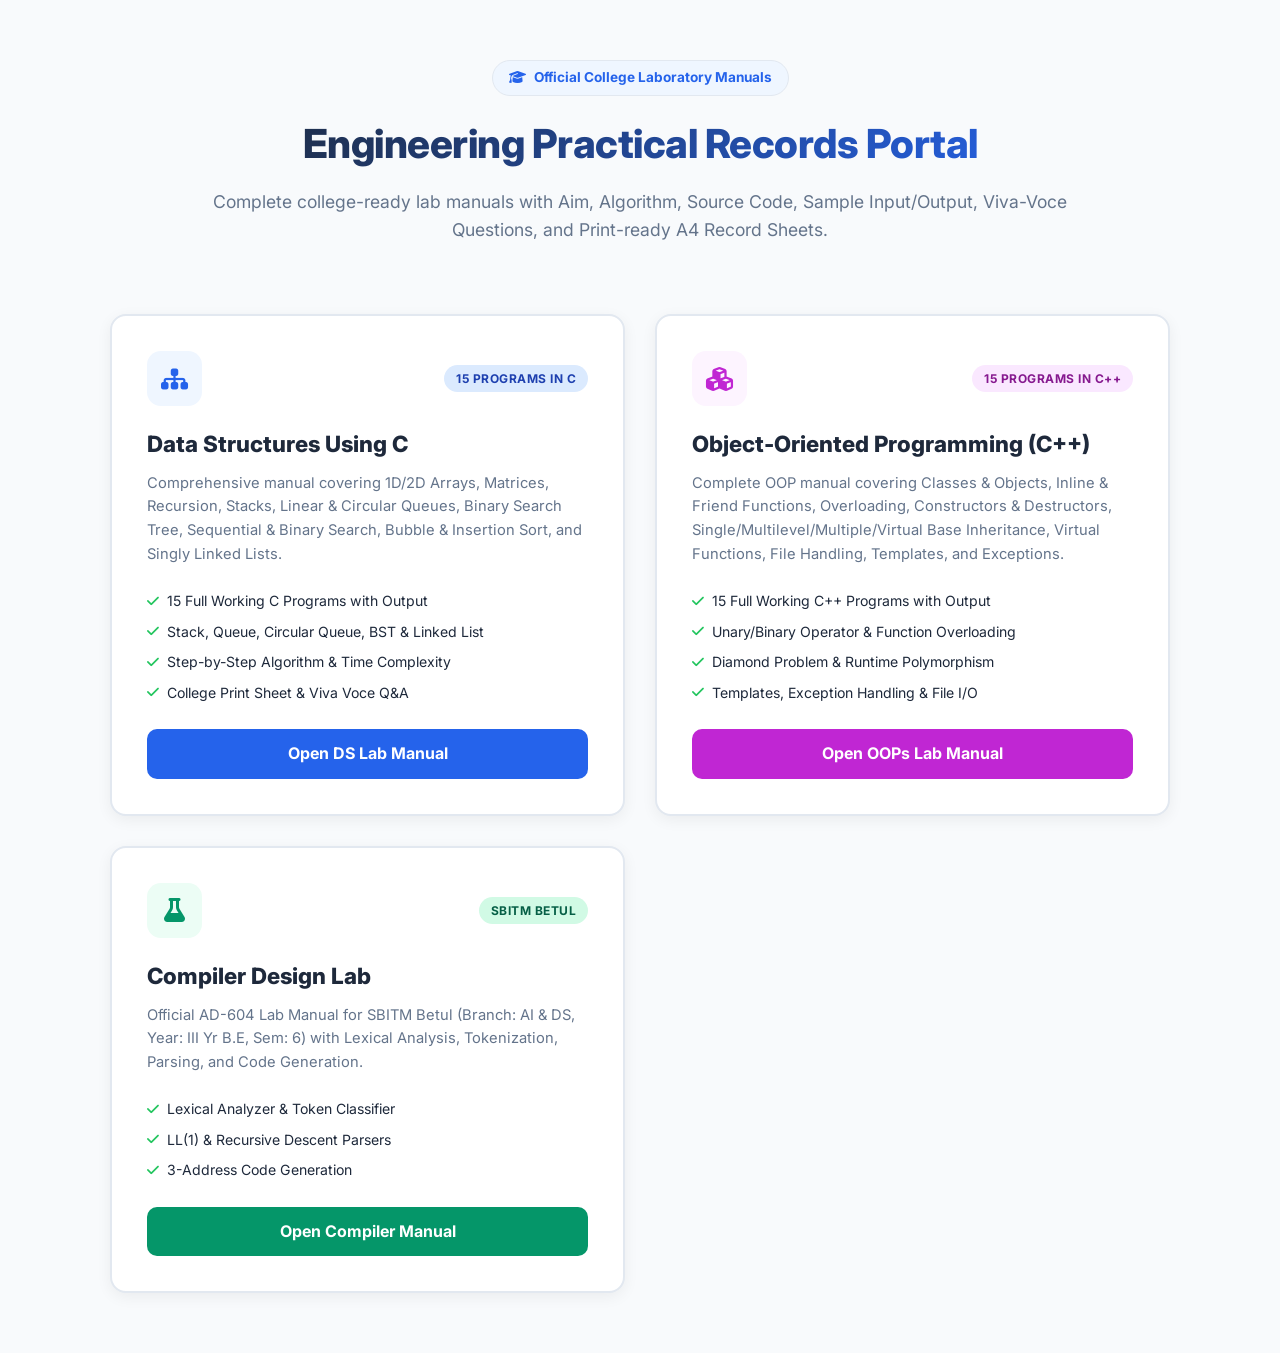
<file: lab_manuals.html>
<!DOCTYPE html>
<html lang="en">
<head>
    <meta charset="UTF-8">
    <meta name="viewport" content="width=device-width, initial-scale=1.0">
    <title>Computer Science Laboratory Manuals Portal</title>
    <link href="https://fonts.googleapis.com/css2?family=Inter:wght@300;400;500;600;700;800&family=JetBrains+Mono:wght@400;500;700&display=swap" rel="stylesheet">
    <link rel="stylesheet" href="https://cdnjs.cloudflare.com/ajax/libs/font-awesome/6.4.0/css/all.min.css">
    <style>
        :root {
            --primary: #2563eb;
            --primary-dark: #1d4ed8;
            --primary-light: #eff6ff;
            --bg-base: #f8fafc;
            --bg-card: #ffffff;
            --text-main: #1e293b;
            --text-muted: #64748b;
            --border-color: #e2e8f0;
            --radius-lg: 16px;
            --radius-md: 10px;
            --shadow-md: 0 4px 15px rgba(0,0,0,0.06);
            --shadow-lg: 0 12px 30px rgba(0,0,0,0.08);
        }
        [data-theme="dark"] {
            --bg-base: #0b0f19;
            --bg-card: #131c2e;
            --text-main: #f8fafc;
            --text-muted: #94a3b8;
            --border-color: #1e293b;
            --primary-light: rgba(37, 99, 235, 0.15);
        }
        * { box-sizing: border-box; margin: 0; padding: 0; }
        body {
            font-family: 'Inter', sans-serif;
            background-color: var(--bg-base);
            color: var(--text-main);
            line-height: 1.6;
            min-height: 100vh;
        }
        .hero {
            text-align: center;
            padding: 60px 20px 40px;
            max-width: 900px;
            margin: 0 auto;
        }
        .hero-badge {
            display: inline-flex;
            align-items: center;
            gap: 8px;
            background: var(--primary-light);
            color: var(--primary);
            padding: 6px 16px;
            border-radius: 30px;
            font-weight: 700;
            font-size: 0.85rem;
            margin-bottom: 16px;
            border: 1px solid var(--border-color);
        }
        .hero-title {
            font-size: 2.5rem;
            font-weight: 800;
            letter-spacing: -0.5px;
            margin-bottom: 12px;
            background: linear-gradient(135deg, #1e293b 0%, #2563eb 100%);
            -webkit-background-clip: text;
            -webkit-text-fill-color: transparent;
        }
        [data-theme="dark"] .hero-title {
            background: linear-gradient(135deg, #f8fafc 0%, #60a5fa 100%);
            -webkit-background-clip: text;
            -webkit-text-fill-color: transparent;
        }
        .hero-sub {
            font-size: 1.1rem;
            color: var(--text-muted);
            line-height: 1.6;
        }
        .manual-grid {
            max-width: 1100px;
            margin: 30px auto 60px;
            padding: 0 20px;
            display: grid;
            grid-template-columns: repeat(auto-fit, minmax(340px, 1fr));
            gap: 30px;
        }
        .card {
            background: var(--bg-card);
            border: 2px solid var(--border-color);
            border-radius: var(--radius-lg);
            padding: 35px;
            box-shadow: var(--shadow-md);
            display: flex;
            flex-direction: column;
            justify-content: space-between;
            transition: all 0.3s;
            position: relative;
            overflow: hidden;
        }
        .card:hover {
            transform: translateY(-5px);
            box-shadow: var(--shadow-lg);
            border-color: var(--primary);
        }
        .card-top {
            display: flex;
            align-items: center;
            justify-content: space-between;
            margin-bottom: 20px;
        }
        .card-icon {
            width: 55px;
            height: 55px;
            border-radius: 14px;
            display: flex;
            align-items: center;
            justify-content: center;
            font-size: 1.5rem;
        }
        .icon-ds {
            background: #eff6ff;
            color: #2563eb;
        }
        .icon-cpp {
            background: #fdf4ff;
            color: #c026d3;
        }
        .icon-cd {
            background: #ecfdf5;
            color: #059669;
        }
        .card-tag {
            font-size: 0.75rem;
            font-weight: 700;
            padding: 4px 12px;
            border-radius: 20px;
            text-transform: uppercase;
            letter-spacing: 0.5px;
        }
        .tag-c { background: #dbeafe; color: #1e40af; }
        .tag-cpp { background: #fae8ff; color: #86198f; }
        .tag-cd { background: #d1fae5; color: #065f46; }

        .card-title {
            font-size: 1.4rem;
            font-weight: 800;
            margin-bottom: 10px;
        }
        .card-desc {
            color: var(--text-muted);
            font-size: 0.92rem;
            margin-bottom: 24px;
        }
        .feature-list {
            list-style: none;
            display: flex;
            flex-direction: column;
            gap: 8px;
            margin-bottom: 25px;
            font-size: 0.88rem;
        }
        .feature-list li {
            display: flex;
            align-items: center;
            gap: 8px;
            color: var(--text-main);
        }
        .feature-list li i {
            color: #22c55e;
            font-size: 0.85rem;
        }
        .btn-launch {
            display: block;
            text-align: center;
            background: var(--primary);
            color: white;
            padding: 12px 24px;
            border-radius: var(--radius-md);
            text-decoration: none;
            font-weight: 700;
            transition: background 0.2s;
        }
        .btn-launch:hover {
            background: var(--primary-dark);
        }
    </style>
</head>
<body>
    <div class="hero">
        <div class="hero-badge">
            <i class="fa-solid fa-graduation-cap"></i> Official College Laboratory Manuals
        </div>
        <h1 class="hero-title">Engineering Practical Records Portal</h1>
        <p class="hero-sub">Complete college-ready lab manuals with Aim, Algorithm, Source Code, Sample Input/Output, Viva-Voce Questions, and Print-ready A4 Record Sheets.</p>
    </div>

    <div class="manual-grid">
        <!-- Manual 1: DS in C -->
        <div class="card">
            <div>
                <div class="card-top">
                    <div class="card-icon icon-ds"><i class="fa-solid fa-sitemap"></i></div>
                    <span class="card-tag tag-c">15 Programs in C</span>
                </div>
                <h2 class="card-title">Data Structures Using C</h2>
                <p class="card-desc">Comprehensive manual covering 1D/2D Arrays, Matrices, Recursion, Stacks, Linear & Circular Queues, Binary Search Tree, Sequential & Binary Search, Bubble & Insertion Sort, and Singly Linked Lists.</p>
                <ul class="feature-list">
                    <li><i class="fa-solid fa-check"></i> 15 Full Working C Programs with Output</li>
                    <li><i class="fa-solid fa-check"></i> Stack, Queue, Circular Queue, BST & Linked List</li>
                    <li><i class="fa-solid fa-check"></i> Step-by-Step Algorithm & Time Complexity</li>
                    <li><i class="fa-solid fa-check"></i> College Print Sheet & Viva Voce Q&A</li>
                </ul>
            </div>
            <a href="/ds-lab-manual" class="btn-launch">Open DS Lab Manual</a>
        </div>

        <!-- Manual 2: OOPs with C++ -->
        <div class="card">
            <div>
                <div class="card-top">
                    <div class="card-icon icon-cpp"><i class="fa-solid fa-cubes"></i></div>
                    <span class="card-tag tag-cpp">15 Programs in C++</span>
                </div>
                <h2 class="card-title">Object-Oriented Programming (C++)</h2>
                <p class="card-desc">Complete OOP manual covering Classes & Objects, Inline & Friend Functions, Overloading, Constructors & Destructors, Single/Multilevel/Multiple/Virtual Base Inheritance, Virtual Functions, File Handling, Templates, and Exceptions.</p>
                <ul class="feature-list">
                    <li><i class="fa-solid fa-check"></i> 15 Full Working C++ Programs with Output</li>
                    <li><i class="fa-solid fa-check"></i> Unary/Binary Operator & Function Overloading</li>
                    <li><i class="fa-solid fa-check"></i> Diamond Problem & Runtime Polymorphism</li>
                    <li><i class="fa-solid fa-check"></i> Templates, Exception Handling & File I/O</li>
                </ul>
            </div>
            <a href="/cpp-lab-manual" class="btn-launch" style="background: #c026d3;">Open OOPs Lab Manual</a>
        </div>

        <!-- Manual 3: Compiler Design -->
        <div class="card">
            <div>
                <div class="card-top">
                    <div class="card-icon icon-cd"><i class="fa-solid fa-flask"></i></div>
                    <span class="card-tag tag-cd">SBITM Betul</span>
                </div>
                <h2 class="card-title">Compiler Design Lab</h2>
                <p class="card-desc">Official AD-604 Lab Manual for SBITM Betul (Branch: AI & DS, Year: III Yr B.E, Sem: 6) with Lexical Analysis, Tokenization, Parsing, and Code Generation.</p>
                <ul class="feature-list">
                    <li><i class="fa-solid fa-check"></i> Lexical Analyzer & Token Classifier</li>
                    <li><i class="fa-solid fa-check"></i> LL(1) & Recursive Descent Parsers</li>
                    <li><i class="fa-solid fa-check"></i> 3-Address Code Generation</li>
                </ul>
            </div>
            <a href="/compiler-lab-manual" class="btn-launch" style="background: #059669;">Open Compiler Manual</a>
        </div>
    </div>
</body>
</html>
</file>
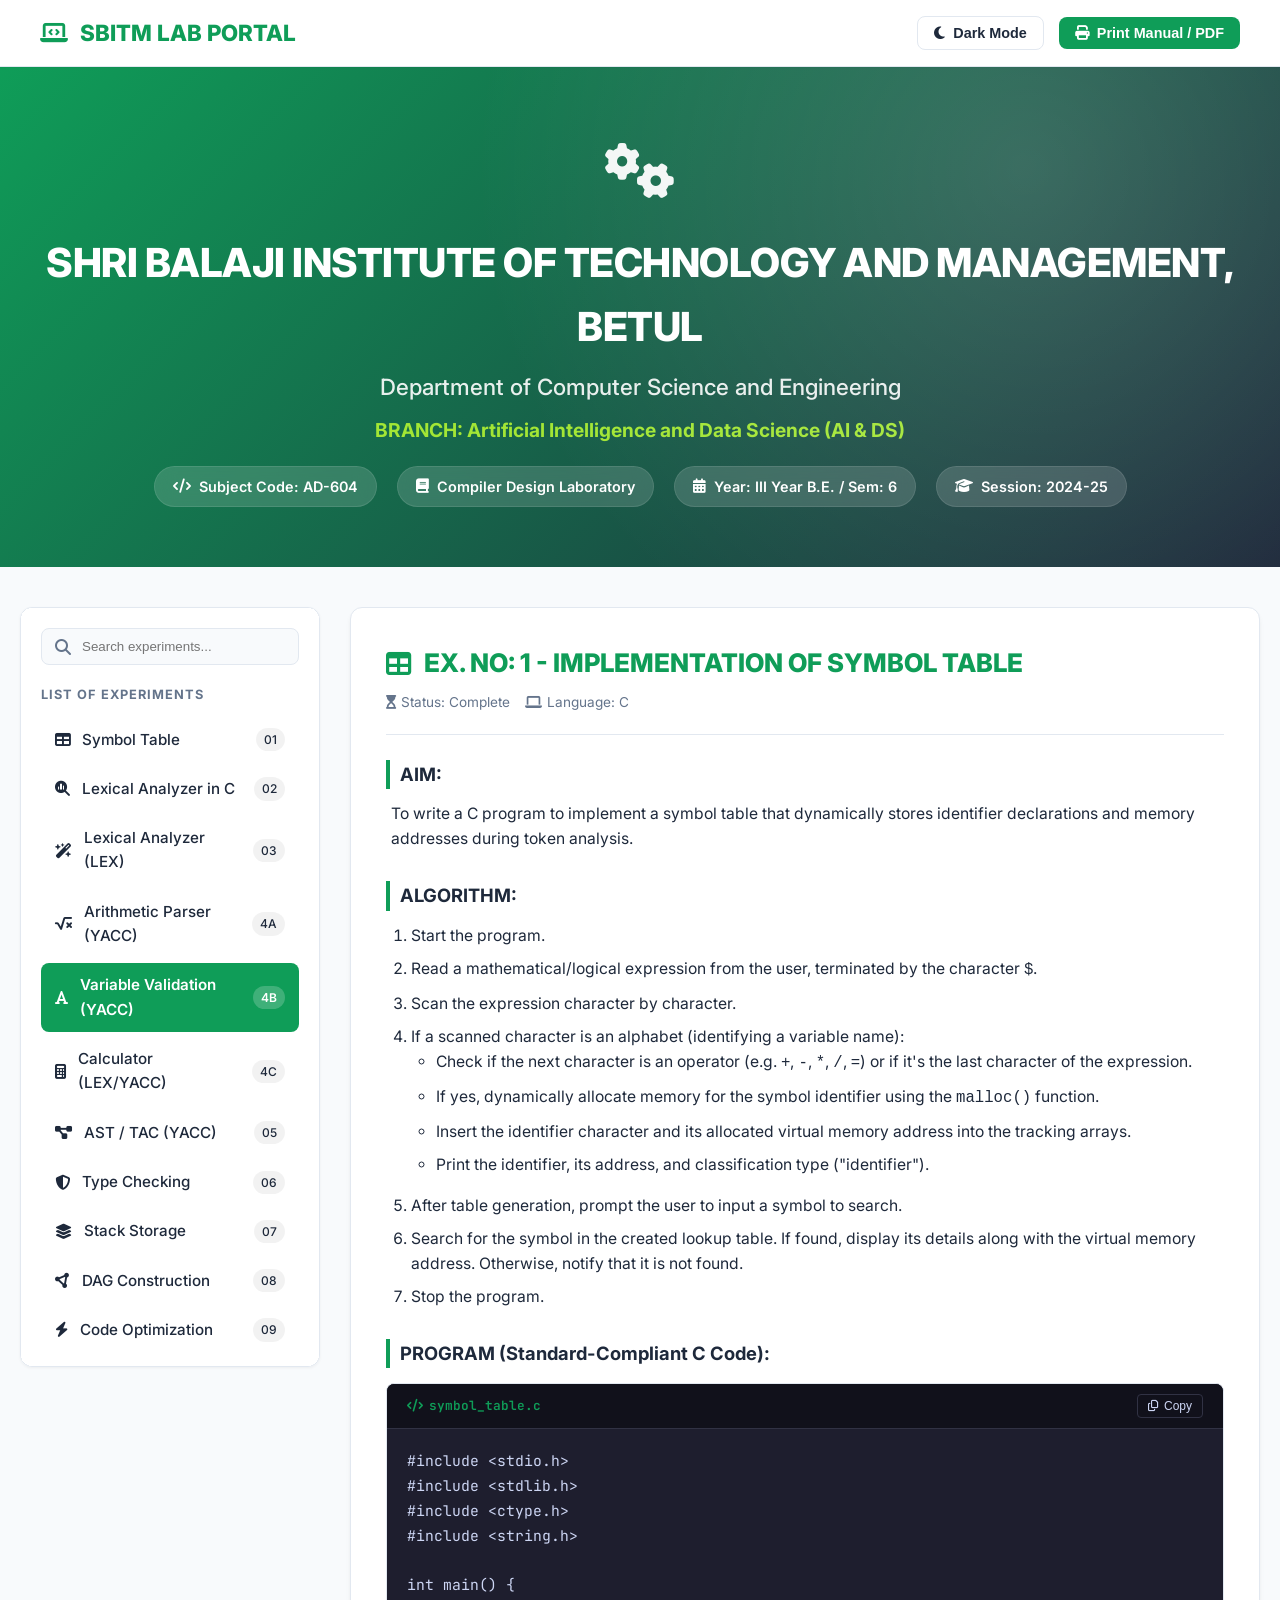
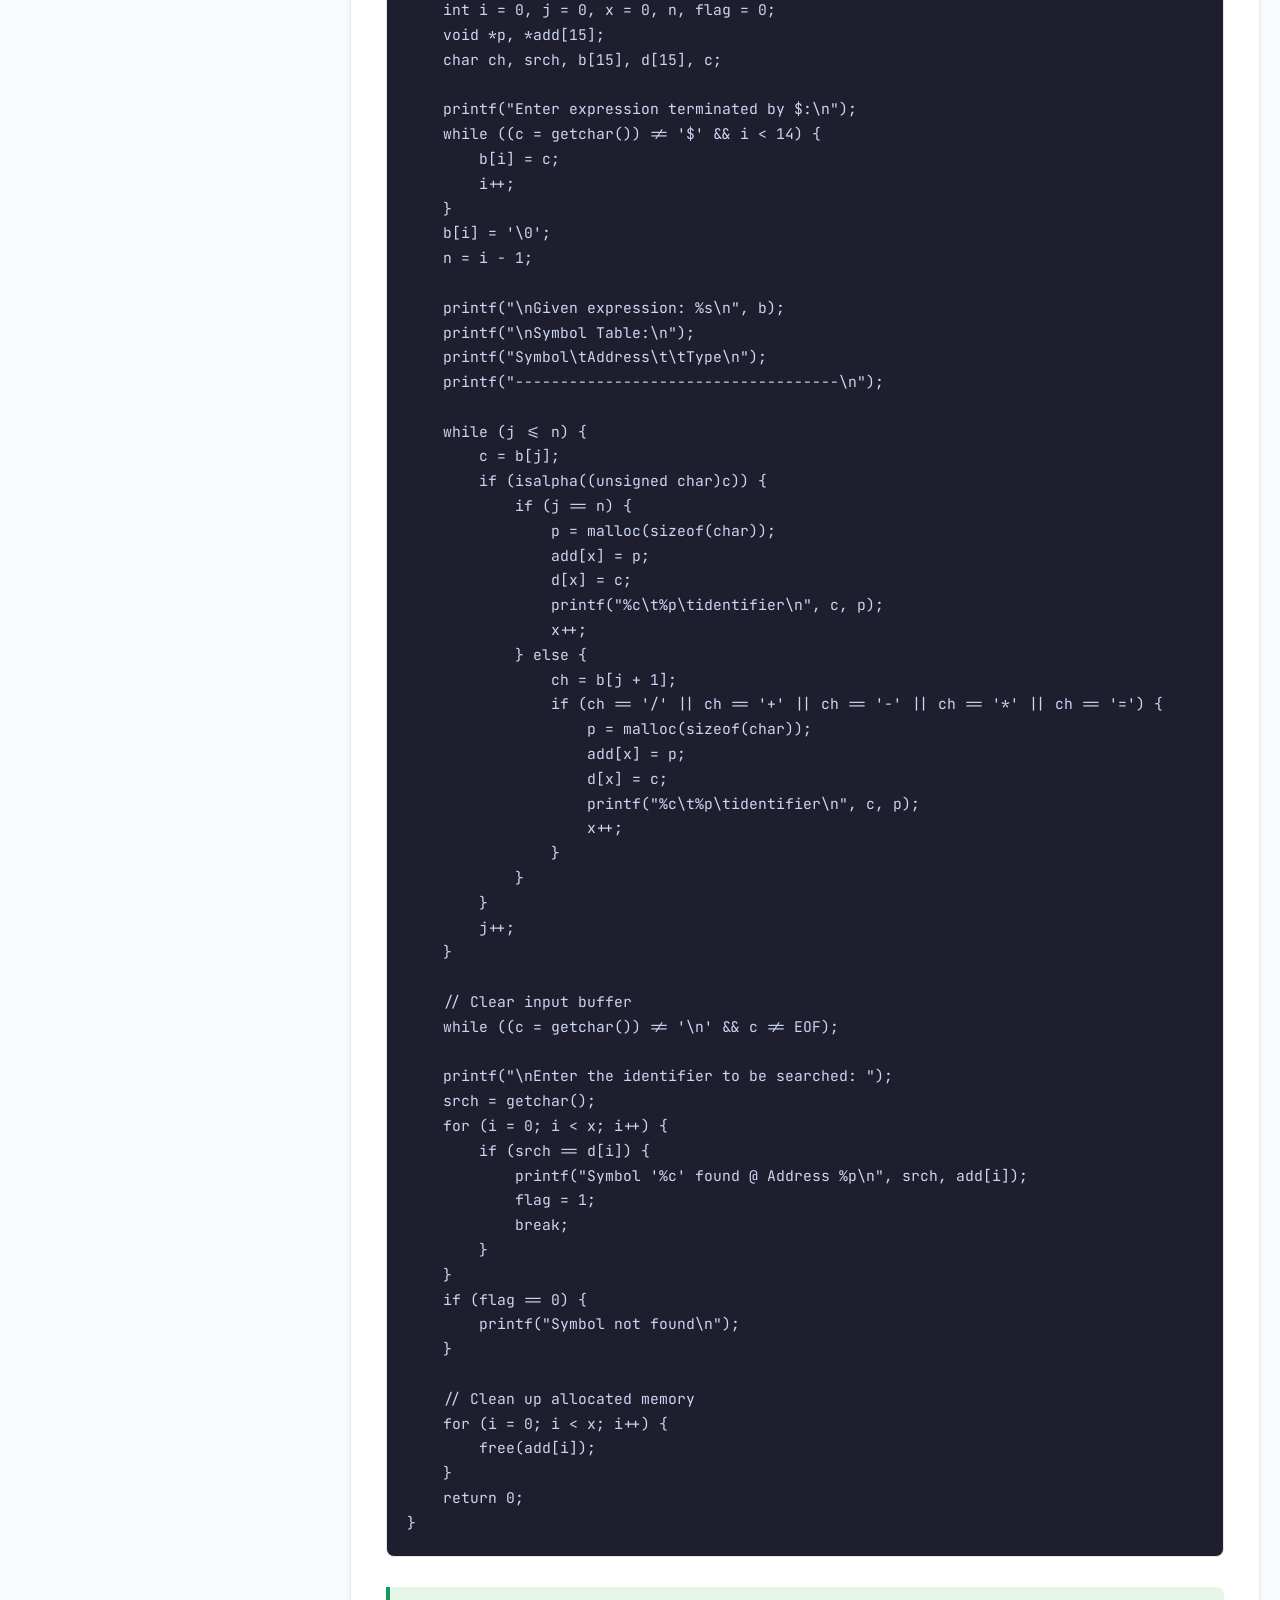
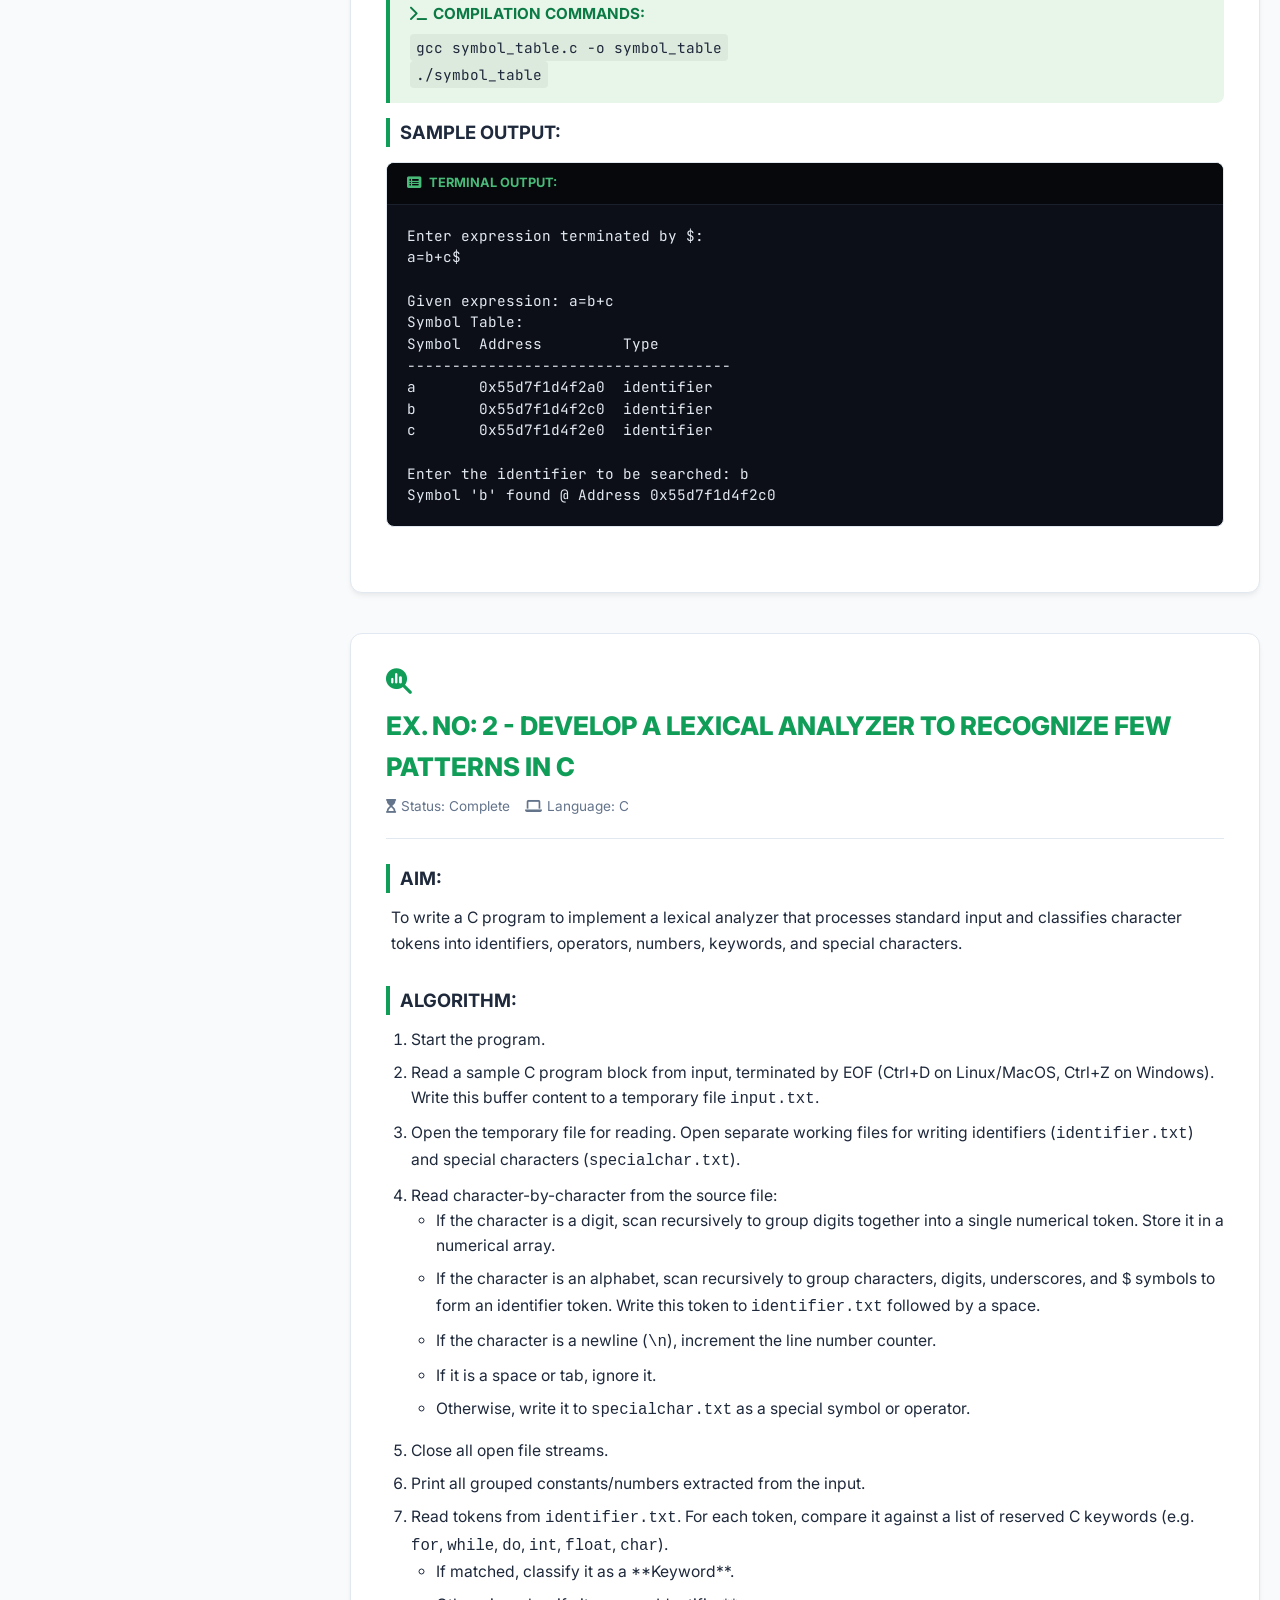
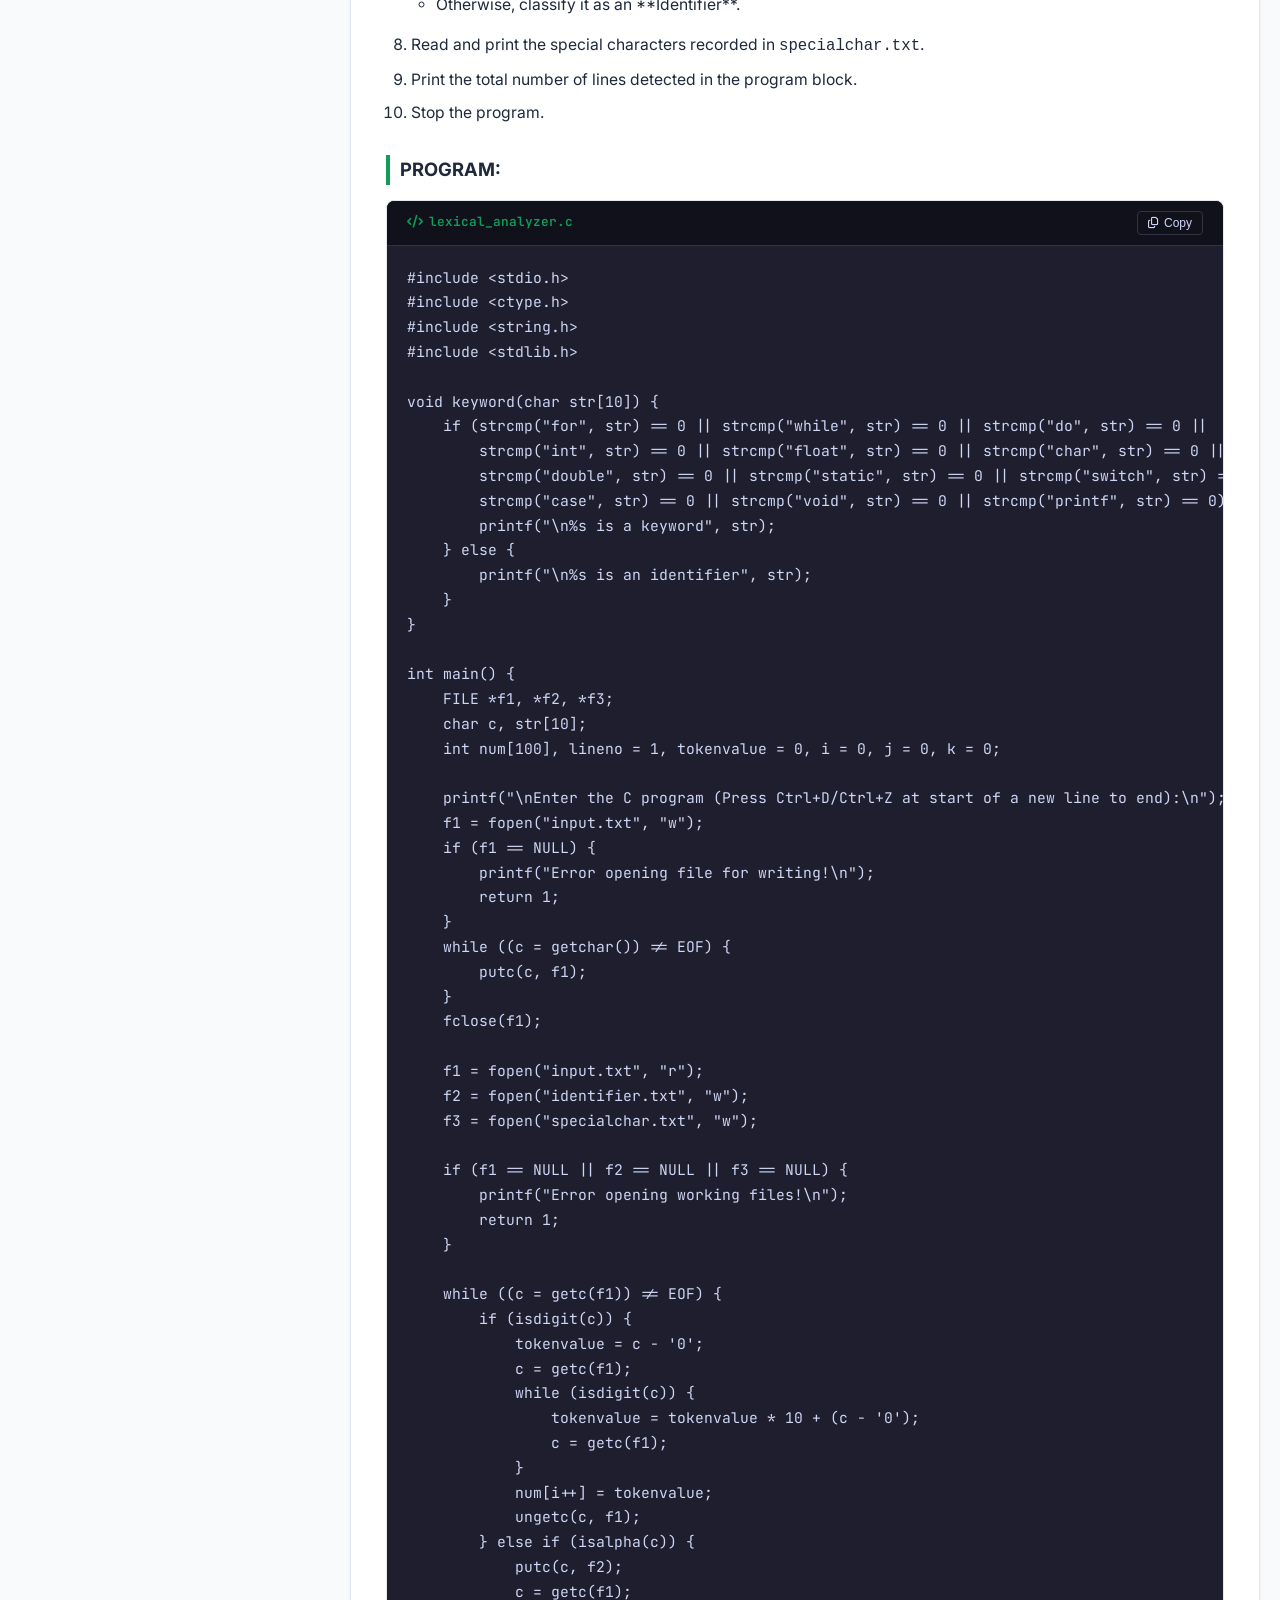
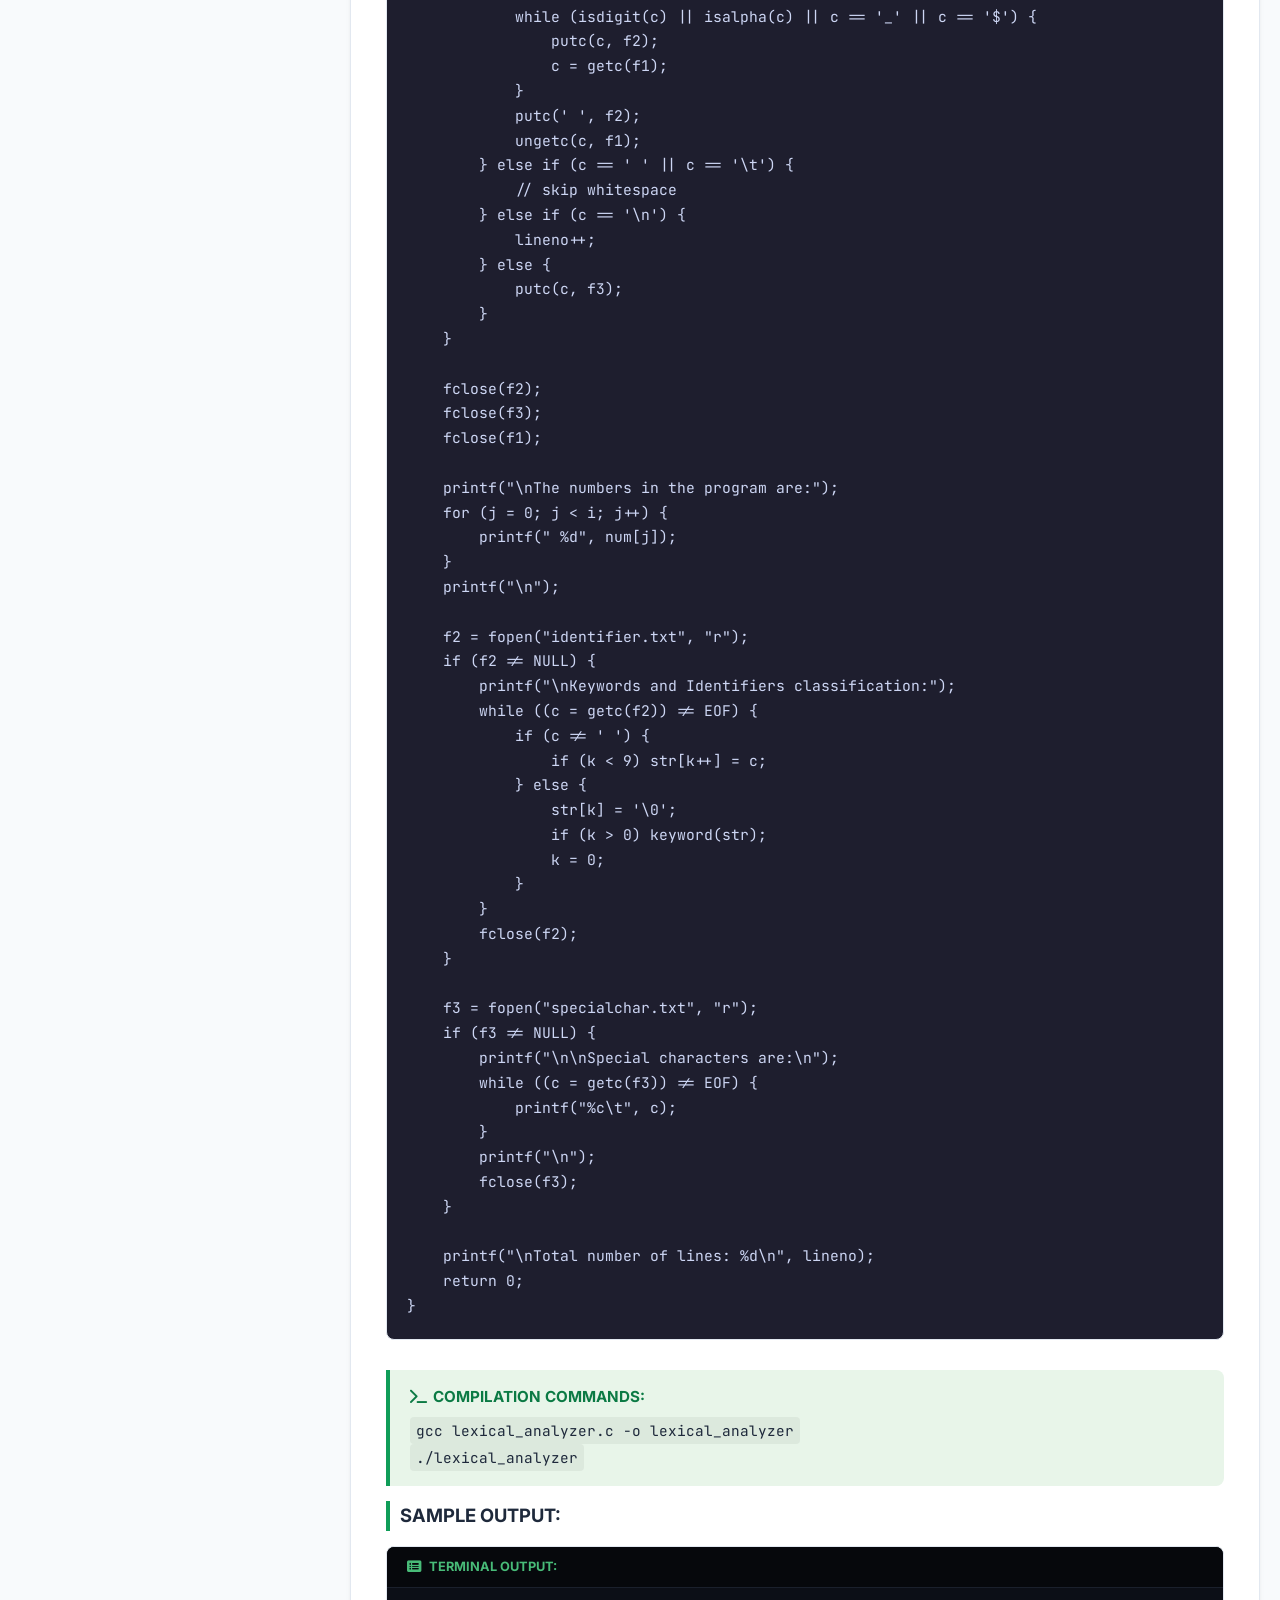
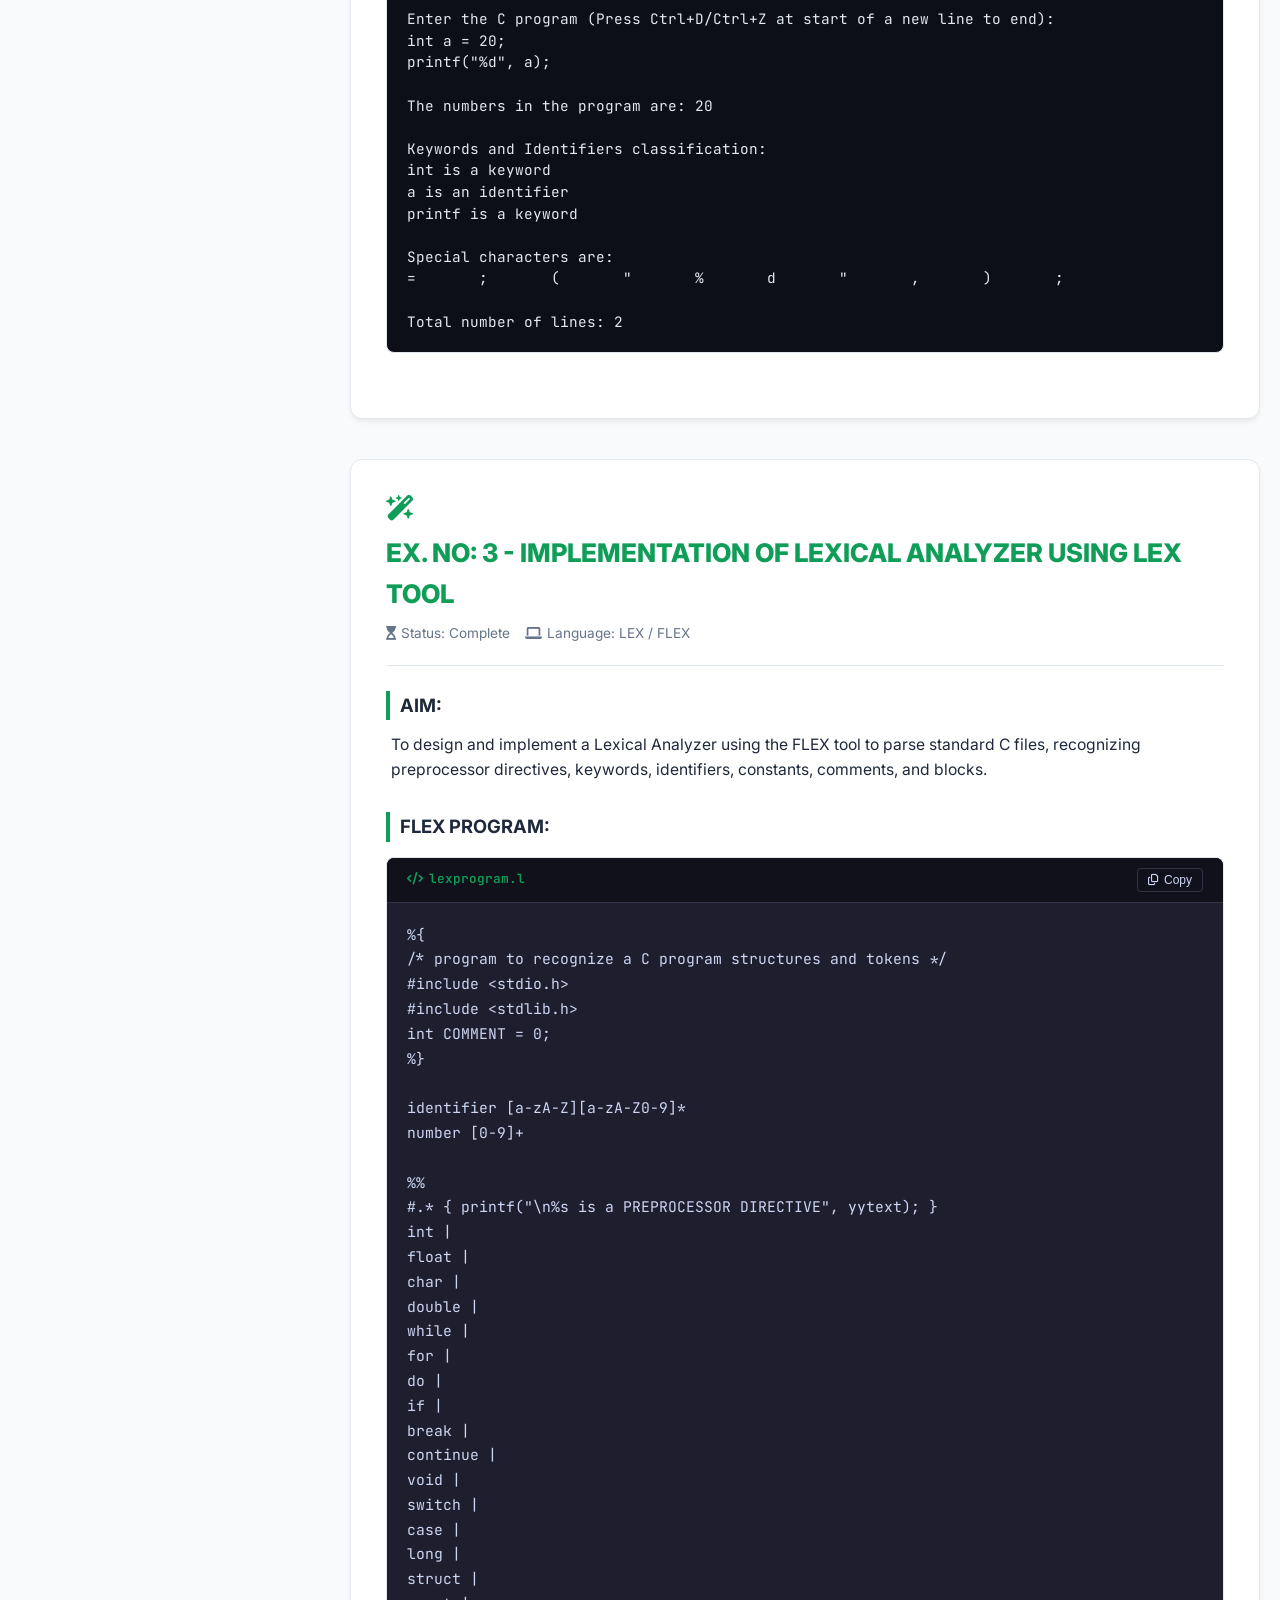
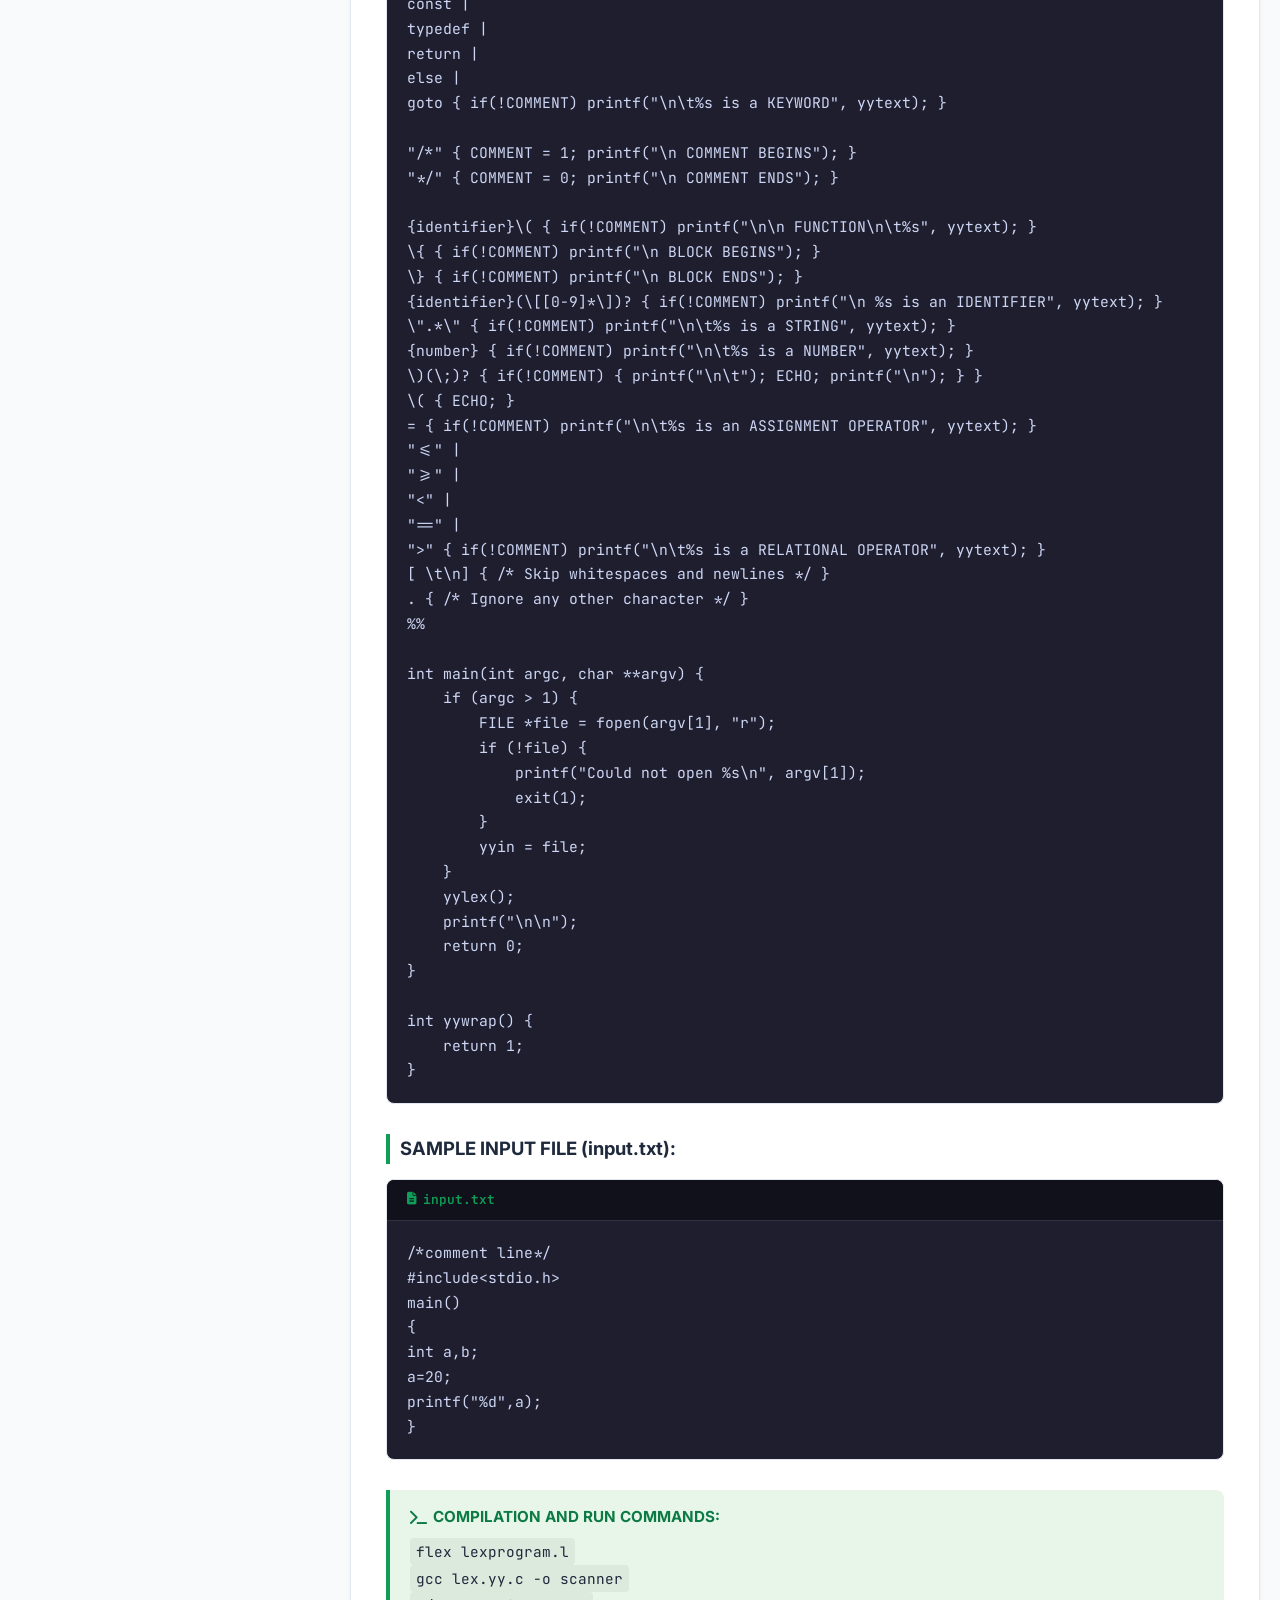
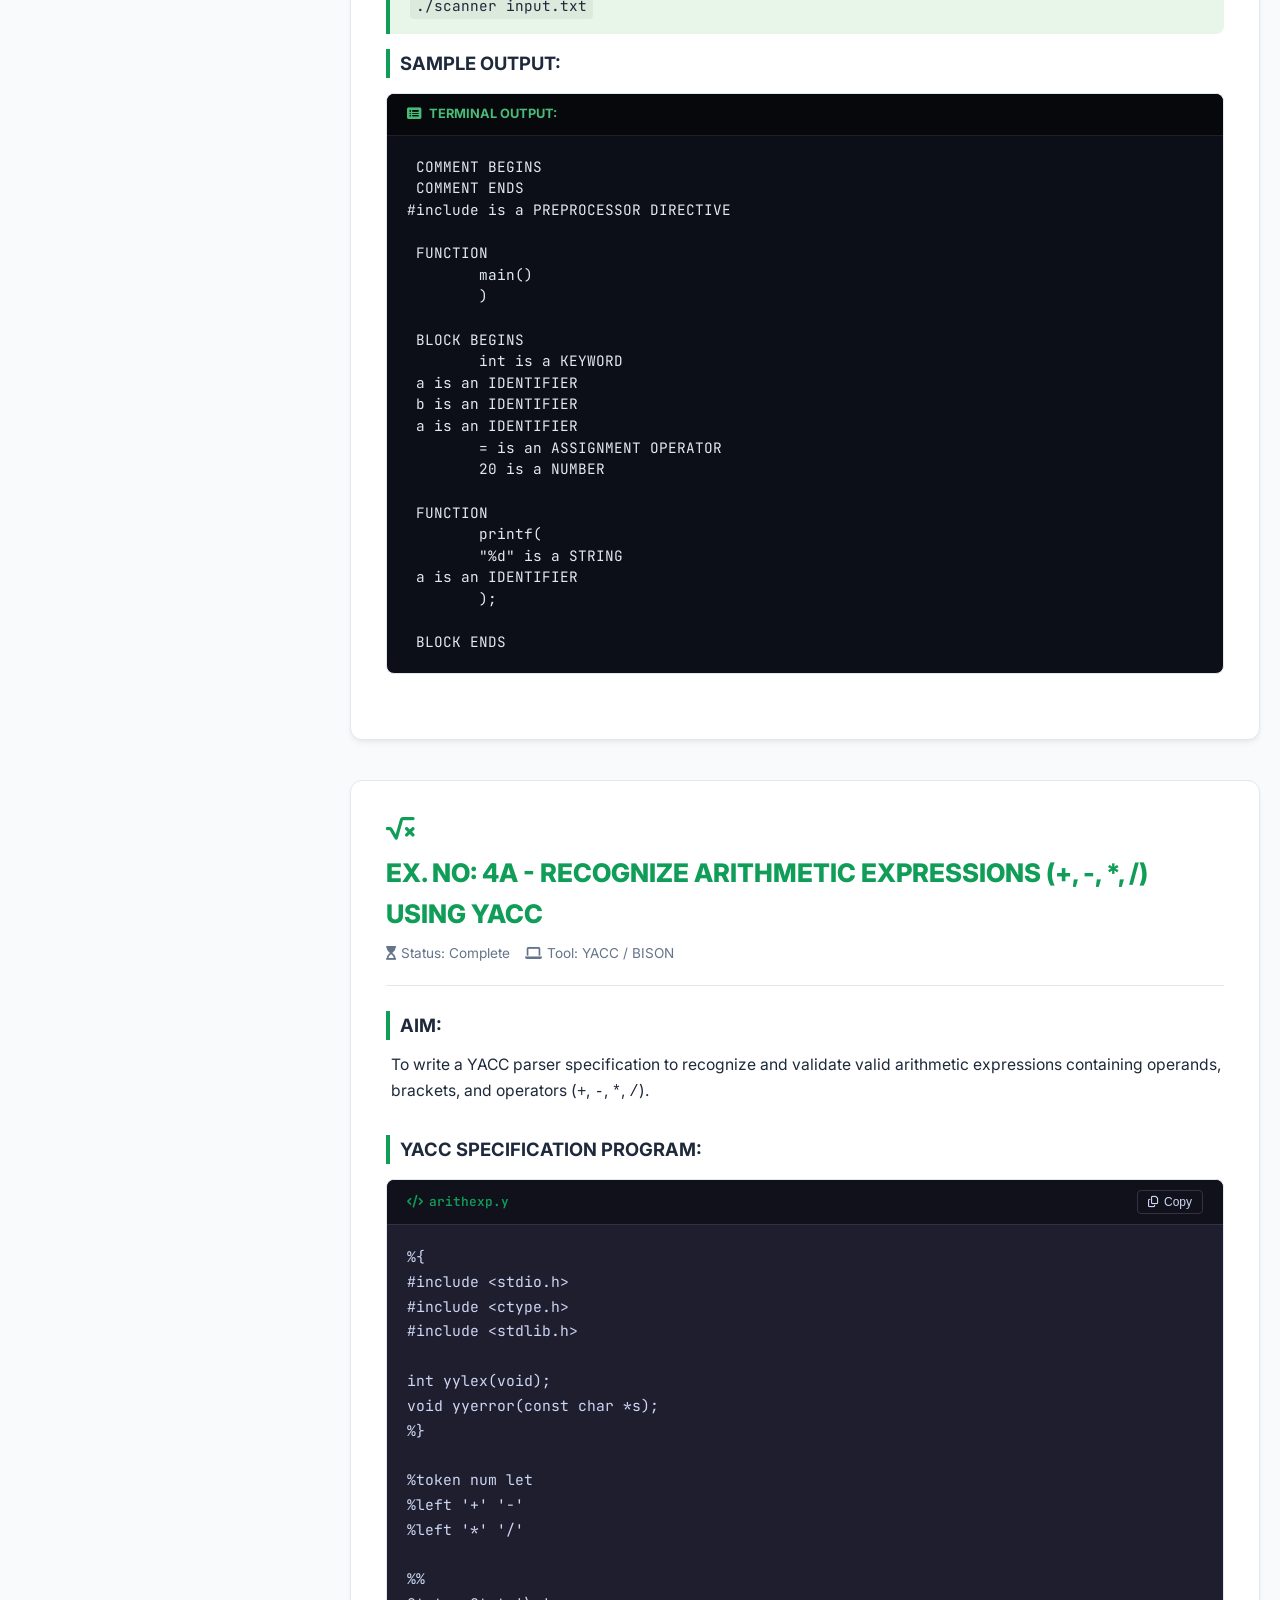
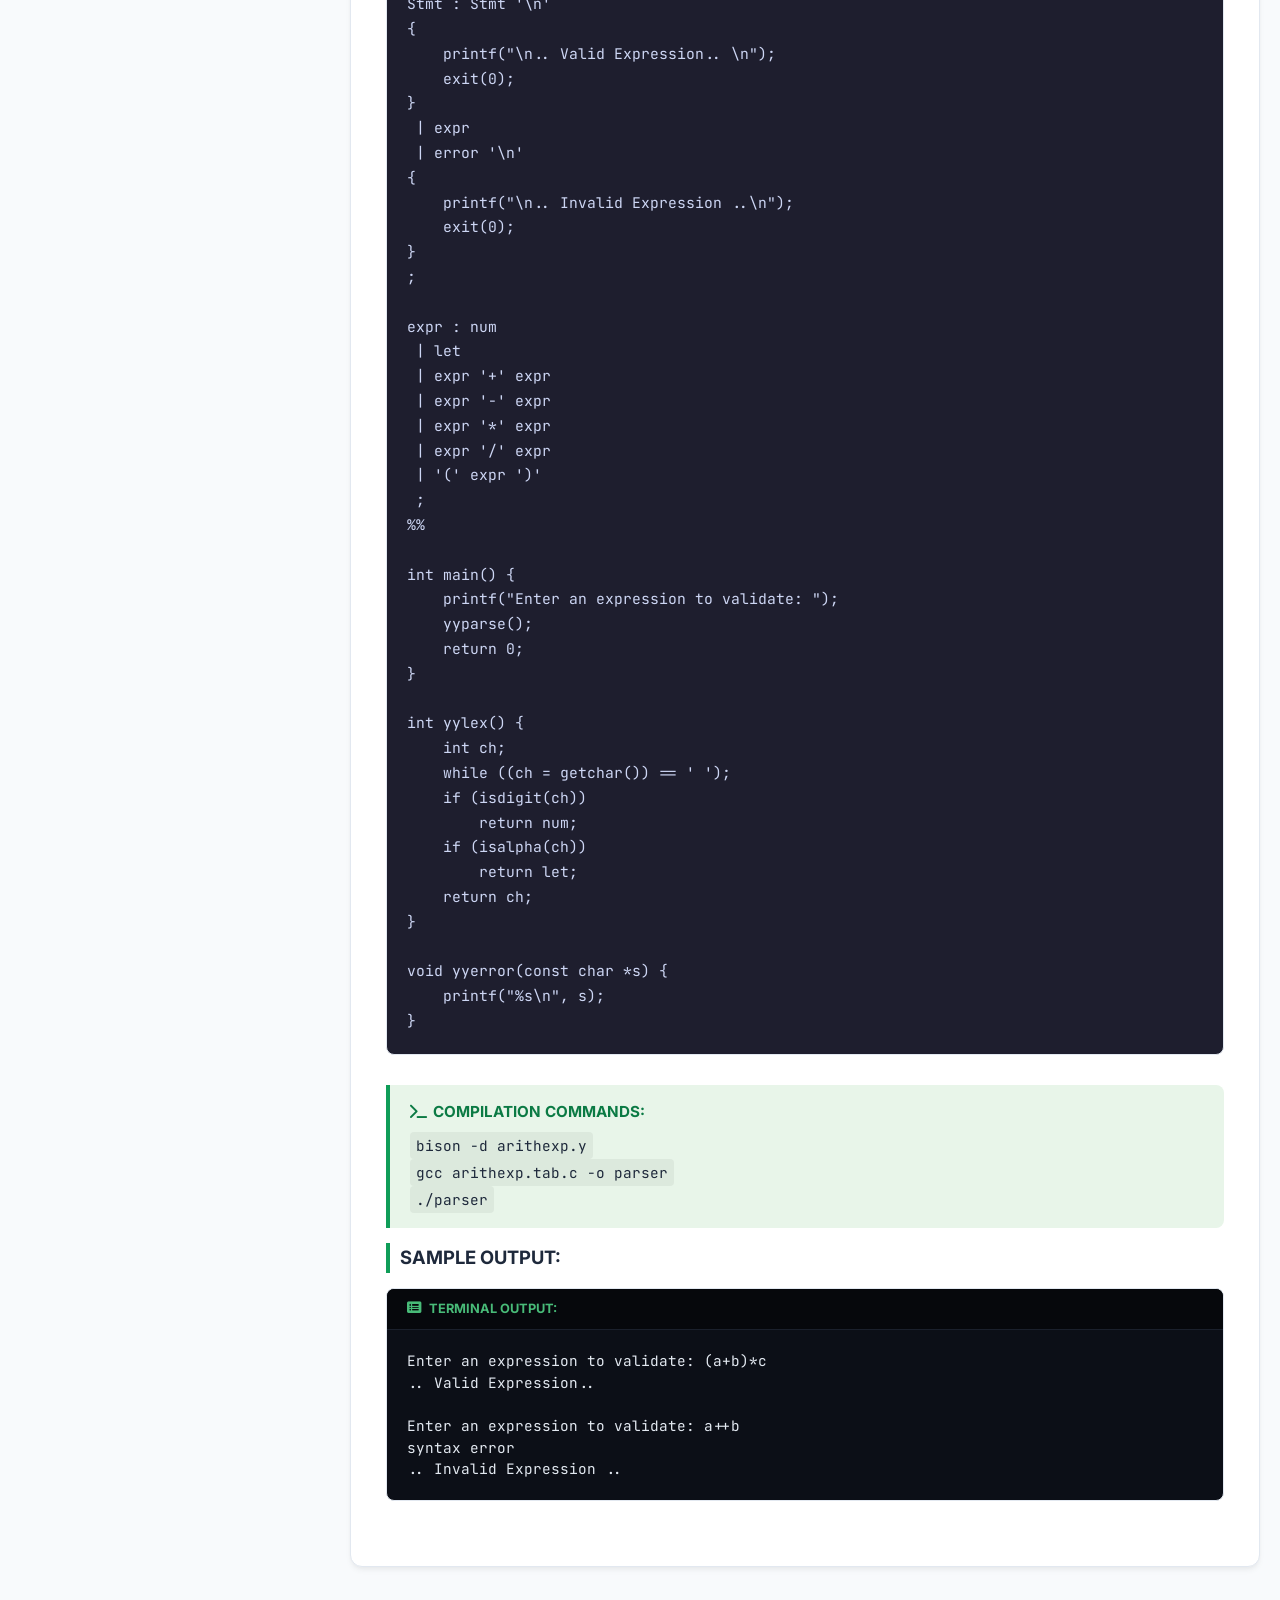
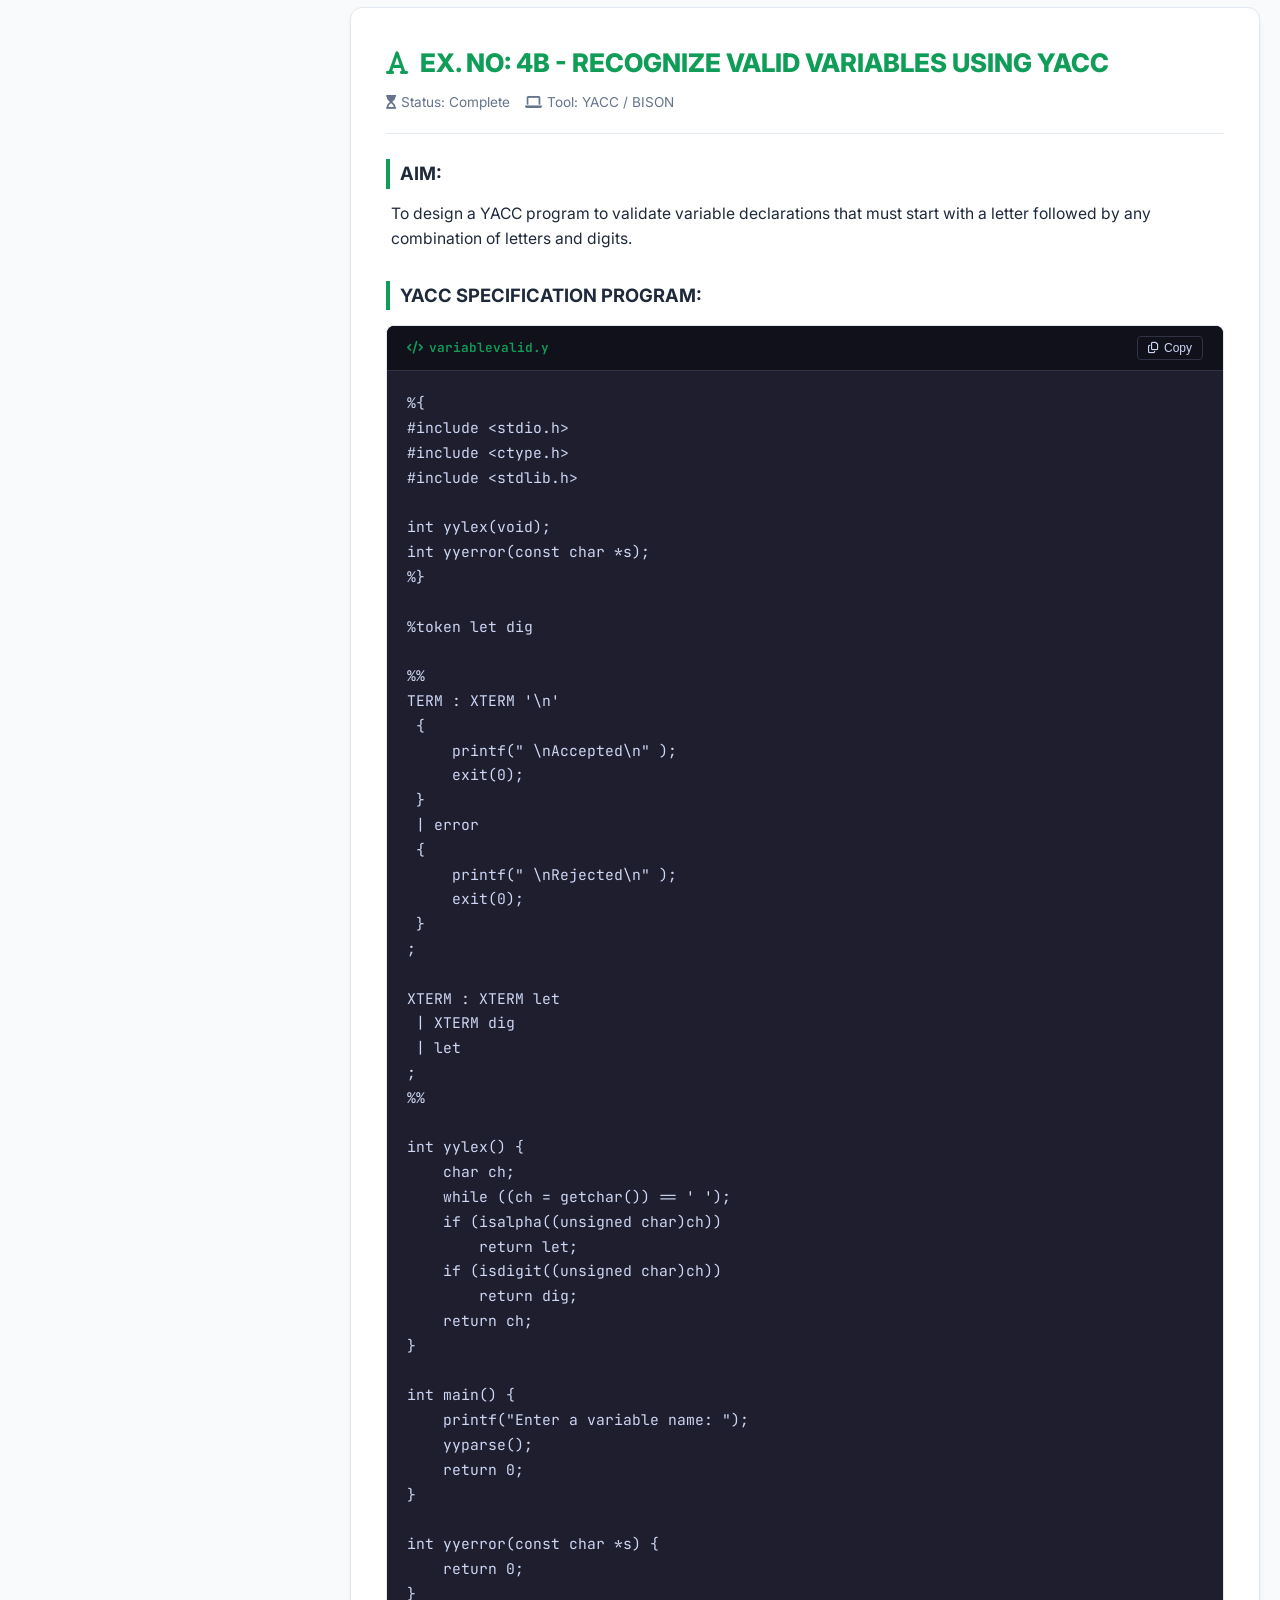
<file: templates/compiler_lab_manual.html>
<!DOCTYPE html>
<html lang="en">
<head>
    <meta charset="UTF-8">
    <meta name="viewport" content="width=device-width, initial-scale=1.0">
    <title>Compiler Design Laboratory Manual - SBITM Betul</title>
    <!-- Google Fonts -->
    <link href="https://fonts.googleapis.com/css2?family=Inter:wght@300;400;500;600;700;800&family=JetBrains+Mono:wght@400;500;700&display=swap" rel="stylesheet">
    <!-- FontAwesome Icons -->
    <link rel="stylesheet" href="https://cdnjs.cloudflare.com/ajax/libs/font-awesome/6.4.0/css/all.min.css">
    
    <style>
        :root {
            --primary: #0f9d58;
            --primary-dark: #0b7a44;
            --primary-light: #e8f5e9;
            --secondary: #1a73e8;
            --bg-base: #f8fafc;
            --bg-card: #ffffff;
            --text-main: #1e293b;
            --text-muted: #64748b;
            --border-color: #e2e8f0;
            --radius-lg: 12px;
            --radius-md: 8px;
            --shadow-sm: 0 1px 3px rgba(0,0,0,0.05);
            --shadow-md: 0 4px 6px -1px rgba(0,0,0,0.05), 0 2px 4px -1px rgba(0,0,0,0.03);
            --shadow-lg: 0 10px 15px -3px rgba(0,0,0,0.05), 0 4px 6px -2px rgba(0,0,0,0.02);
            --code-bg: #1e1e2e;
            --code-text: #cdd6f4;
        }

        [data-theme="dark"] {
            --bg-base: #0f172a;
            --bg-card: #1e293b;
            --text-main: #f1f5f9;
            --text-muted: #94a3b8;
            --border-color: #334155;
            --primary-light: rgba(15, 157, 88, 0.15);
            --shadow-sm: 0 1px 3px rgba(0,0,0,0.2);
            --shadow-md: 0 4px 6px -1px rgba(0,0,0,0.3);
            --shadow-lg: 0 10px 15px -3px rgba(0,0,0,0.4);
        }

        * {
            box-sizing: border-box;
            margin: 0;
            padding: 0;
            scroll-behavior: smooth;
        }

        body {
            font-family: 'Inter', sans-serif;
            background-color: var(--bg-base);
            color: var(--text-main);
            line-height: 1.6;
            transition: background-color 0.3s, color 0.3s;
        }

        /* Navbar Styling */
        .navbar {
            display: flex;
            justify-content: space-between;
            align-items: center;
            background-color: var(--bg-card);
            border-bottom: 1px solid var(--border-color);
            padding: 15px 40px;
            position: sticky;
            top: 0;
            z-index: 100;
            box-shadow: var(--shadow-sm);
        }

        .navbar-brand {
            display: flex;
            align-items: center;
            gap: 12px;
            text-decoration: none;
            color: var(--primary);
            font-weight: 800;
            font-size: 1.4rem;
        }

        .navbar-actions {
            display: flex;
            align-items: center;
            gap: 15px;
        }

        .nav-btn {
            background: none;
            border: 1px solid var(--border-color);
            padding: 8px 16px;
            border-radius: var(--radius-md);
            cursor: pointer;
            color: var(--text-main);
            font-weight: 600;
            font-size: 0.9rem;
            display: flex;
            align-items: center;
            gap: 8px;
            transition: all 0.2s ease;
        }

        .nav-btn:hover {
            background-color: var(--primary-light);
            color: var(--primary);
            border-color: var(--primary);
        }

        .btn-primary {
            background-color: var(--primary);
            color: white !important;
            border: none;
        }

        .btn-primary:hover {
            background-color: var(--primary-dark);
        }

        /* Hero Header Section */
        .hero {
            background: linear-gradient(135deg, #0f9d58 0%, #1e293b 100%);
            color: white;
            padding: 60px 40px;
            text-align: center;
            position: relative;
            overflow: hidden;
        }

        .hero::before {
            content: '';
            position: absolute;
            top: 0;
            left: 0;
            right: 0;
            bottom: 0;
            background: radial-gradient(circle at 80% 20%, rgba(255,255,255,0.15) 0%, transparent 50%);
            pointer-events: none;
        }

        .hero-logo {
            font-size: 3.5rem;
            margin-bottom: 15px;
            opacity: 0.95;
            animation: float 4s ease-in-out infinite;
        }

        @keyframes float {
            0%, 100% { transform: translateY(0); }
            50% { transform: translateY(-10px); }
        }

        .hero h1 {
            font-size: 2.5rem;
            font-weight: 800;
            margin-bottom: 10px;
            letter-spacing: -0.5px;
        }

        .hero h2 {
            font-size: 1.4rem;
            font-weight: 500;
            opacity: 0.9;
            margin-bottom: 25px;
        }

        .hero-meta {
            display: flex;
            justify-content: center;
            flex-wrap: wrap;
            gap: 20px;
            margin-top: 20px;
        }

        .meta-badge {
            background: rgba(255, 255, 255, 0.15);
            backdrop-filter: blur(10px);
            padding: 8px 18px;
            border-radius: 30px;
            font-size: 0.9rem;
            font-weight: 600;
            display: flex;
            align-items: center;
            gap: 8px;
            border: 1px solid rgba(255,255,255,0.1);
        }

        /* Container Layout */
        .main-container {
            max-width: 1400px;
            margin: 40px auto;
            padding: 0 20px;
            display: grid;
            grid-template-columns: 300px 1fr;
            gap: 30px;
        }

        /* Sidebar Styling */
        .sidebar {
            position: sticky;
            top: 100px;
            height: calc(100vh - 140px);
            overflow-y: auto;
            background-color: var(--bg-card);
            border: 1px solid var(--border-color);
            border-radius: var(--radius-lg);
            padding: 20px;
            box-shadow: var(--shadow-sm);
        }

        .sidebar::-webkit-scrollbar {
            width: 5px;
        }
        .sidebar::-webkit-scrollbar-thumb {
            background-color: var(--border-color);
            border-radius: 4px;
        }

        .search-box {
            position: relative;
            margin-bottom: 20px;
        }

        .search-box input {
            width: 100%;
            padding: 10px 15px 10px 40px;
            border: 1px solid var(--border-color);
            background-color: var(--bg-base);
            color: var(--text-main);
            border-radius: var(--radius-md);
            outline: none;
            transition: all 0.2s;
        }

        .search-box input:focus {
            border-color: var(--primary);
            box-shadow: 0 0 0 3px var(--primary-light);
        }

        .search-box i {
            position: absolute;
            left: 14px;
            top: 50%;
            transform: translateY(-50%);
            color: var(--text-muted);
        }

        .sidebar-title {
            font-size: 0.8rem;
            text-transform: uppercase;
            letter-spacing: 1px;
            color: var(--text-muted);
            margin-bottom: 12px;
            font-weight: 700;
        }

        .nav-list {
            list-style: none;
        }

        .nav-item {
            margin-bottom: 5px;
        }

        .nav-link {
            display: flex;
            align-items: center;
            gap: 12px;
            padding: 10px 14px;
            border-radius: var(--radius-md);
            color: var(--text-main);
            text-decoration: none;
            font-weight: 500;
            font-size: 0.95rem;
            transition: all 0.2s;
        }

        .nav-link:hover {
            background-color: var(--primary-light);
            color: var(--primary);
        }

        .nav-link.active {
            background-color: var(--primary);
            color: white;
            font-weight: 600;
        }

        .nav-link span.badge {
            margin-left: auto;
            background-color: rgba(0,0,0,0.05);
            padding: 2px 8px;
            border-radius: 20px;
            font-size: 0.75rem;
        }

        .nav-link.active span.badge {
            background-color: rgba(255,255,255,0.2);
            color: white;
        }

        /* Content Area Styling */
        .content {
            display: flex;
            flex-direction: column;
            gap: 40px;
        }

        .card {
            background-color: var(--bg-card);
            border: 1px solid var(--border-color);
            border-radius: var(--radius-lg);
            padding: 35px;
            box-shadow: var(--shadow-md);
            position: relative;
            transition: transform 0.2s, box-shadow 0.2s;
        }

        .card:hover {
            box-shadow: var(--shadow-lg);
        }

        .card-header {
            border-bottom: 1px solid var(--border-color);
            padding-bottom: 20px;
            margin-bottom: 25px;
            display: flex;
            justify-content: space-between;
            align-items: flex-start;
        }

        .card-title-group h2 {
            font-size: 1.6rem;
            font-weight: 800;
            color: var(--primary);
            display: flex;
            align-items: center;
            gap: 12px;
        }

        .card-meta-info {
            display: flex;
            gap: 15px;
            margin-top: 8px;
            font-size: 0.85rem;
            color: var(--text-muted);
        }

        .card-meta-info span {
            display: flex;
            align-items: center;
            gap: 5px;
        }

        /* Sections inside Cards */
        .section-block {
            margin-bottom: 30px;
        }

        .section-block h3 {
            font-size: 1.15rem;
            font-weight: 700;
            color: var(--text-main);
            margin-bottom: 12px;
            display: flex;
            align-items: center;
            gap: 8px;
            border-left: 4px solid var(--primary);
            padding-left: 10px;
        }

        .section-block p, .section-block ol, .section-block ul {
            font-size: 0.98rem;
            color: var(--text-main);
            margin-bottom: 15px;
            padding-left: 5px;
        }

        .section-block ol, .section-block ul {
            padding-left: 25px;
        }

        .section-block li {
            margin-bottom: 8px;
        }

        /* Beautiful Code Viewer */
        .code-container {
            position: relative;
            border-radius: var(--radius-md);
            overflow: hidden;
            background-color: var(--code-bg);
            margin-top: 15px;
            border: 1px solid var(--border-color);
        }

        .code-header {
            display: flex;
            justify-content: space-between;
            align-items: center;
            background-color: #11111b;
            padding: 10px 20px;
            border-bottom: 1px solid #313244;
            color: #a6adc8;
            font-family: 'JetBrains Mono', monospace;
            font-size: 0.8rem;
        }

        .code-header .lang-indicator {
            display: flex;
            align-items: center;
            gap: 6px;
            color: var(--primary);
            font-weight: 600;
        }

        .code-header button {
            background: none;
            border: 1px solid #313244;
            padding: 4px 10px;
            border-radius: 4px;
            color: #cdd6f4;
            cursor: pointer;
            font-size: 0.75rem;
            display: flex;
            align-items: center;
            gap: 5px;
            transition: all 0.2s;
        }

        .code-header button:hover {
            background-color: rgba(255,255,255,0.05);
            border-color: var(--primary);
            color: white;
        }

        .code-container pre {
            margin: 0;
            padding: 20px;
            overflow-x: auto;
        }

        .code-container code {
            font-family: 'JetBrains Mono', monospace;
            font-size: 0.92rem;
            color: var(--code-text);
            white-space: pre;
        }

        /* Output Showcase block */
        .output-showcase {
            background-color: #0c0f17;
            border-radius: var(--radius-md);
            border: 1px solid var(--border-color);
            margin-top: 15px;
            overflow: hidden;
        }

        .output-header {
            background-color: #06080c;
            padding: 10px 20px;
            border-bottom: 1px solid #1a202c;
            color: #48bb78;
            font-weight: 700;
            font-size: 0.8rem;
            display: flex;
            align-items: center;
            gap: 8px;
        }

        .output-body {
            padding: 20px;
            font-family: 'JetBrains Mono', monospace;
            font-size: 0.9rem;
            color: #e2e8f0;
            white-space: pre-wrap;
            line-height: 1.5;
        }

        /* Compilation Commands */
        .compilation-commands {
            background-color: var(--primary-light);
            border-left: 4px solid var(--primary);
            padding: 15px 20px;
            border-radius: 0 var(--radius-md) var(--radius-md) 0;
            margin: 15px 0;
        }

        .compilation-commands h4 {
            font-size: 0.95rem;
            font-weight: 700;
            color: var(--primary-dark);
            margin-bottom: 8px;
            display: flex;
            align-items: center;
            gap: 6px;
        }

        .compilation-commands code {
            font-family: 'JetBrains Mono', monospace;
            font-size: 0.9rem;
            background: rgba(0,0,0,0.05);
            padding: 2px 6px;
            border-radius: 4px;
        }

        /* Interactive Simulator Panel */
        .simulator-panel {
            background: linear-gradient(135deg, #1e293b 0%, #0f172a 100%);
            color: white;
            border-radius: var(--radius-lg);
            padding: 30px;
            margin-top: 40px;
            box-shadow: var(--shadow-lg);
            border: 1px solid rgba(255,255,255,0.05);
        }

        .sim-header {
            display: flex;
            align-items: center;
            gap: 15px;
            border-bottom: 1px solid rgba(255,255,255,0.1);
            padding-bottom: 15px;
            margin-bottom: 20px;
        }

        .sim-header h3 {
            font-size: 1.3rem;
            font-weight: 800;
            color: var(--primary);
            display: flex;
            align-items: center;
            gap: 8px;
        }

        .sim-controls {
            display: grid;
            grid-template-columns: 1fr 1fr;
            gap: 20px;
            margin-bottom: 20px;
        }

        .sim-control-group {
            display: flex;
            flex-direction: column;
            gap: 8px;
        }

        .sim-control-group label {
            font-size: 0.85rem;
            font-weight: 600;
            color: #94a3b8;
        }

        .sim-control-group select, .sim-control-group input {
            padding: 10px 15px;
            background-color: #0f172a;
            border: 1px solid #334155;
            color: white;
            border-radius: var(--radius-md);
            outline: none;
            font-family: 'Inter', sans-serif;
        }

        .sim-control-group select:focus, .sim-control-group input:focus {
            border-color: var(--primary);
        }

        .sim-output {
            background-color: #020617;
            border-radius: var(--radius-md);
            border: 1px solid #1e293b;
            padding: 20px;
            font-family: 'JetBrains Mono', monospace;
            font-size: 0.9rem;
            color: #38bdf8;
            min-height: 150px;
            white-space: pre-wrap;
        }

        .sim-btn {
            background-color: var(--primary);
            color: white;
            border: none;
            padding: 12px 24px;
            border-radius: var(--radius-md);
            font-weight: 700;
            cursor: pointer;
            transition: background 0.2s;
            margin-top: 10px;
            width: 100%;
            display: flex;
            align-items: center;
            justify-content: center;
            gap: 8px;
        }

        .sim-btn:hover {
            background-color: var(--primary-dark);
        }

        /* Toast Notifications */
        .toast {
            position: fixed;
            bottom: 30px;
            right: 30px;
            background-color: var(--primary);
            color: white;
            padding: 12px 24px;
            border-radius: var(--radius-md);
            font-weight: 600;
            box-shadow: var(--shadow-lg);
            display: flex;
            align-items: center;
            gap: 10px;
            transform: translateY(100px);
            opacity: 0;
            transition: all 0.3s cubic-bezier(0.68, -0.55, 0.265, 1.55);
            z-index: 1000;
        }

        .toast.show {
            transform: translateY(0);
            opacity: 1;
        }

        /* Footer Styling */
        footer {
            background-color: #0f172a;
            color: #94a3b8;
            text-align: center;
            padding: 40px 20px;
            margin-top: 60px;
            border-top: 1px solid #1e293b;
        }

        footer h3 {
            color: white;
            font-weight: 700;
            margin-bottom: 8px;
            font-size: 1.1rem;
        }

        footer p {
            font-size: 0.9rem;
            margin-bottom: 5px;
        }

        footer .developer-tag {
            color: var(--primary);
            font-weight: 700;
            margin-top: 10px;
            font-size: 0.95rem;
        }

        /* Print Layout Rules */
        @media print {
            body {
                background-color: white !important;
                color: black !important;
            }

            .navbar, .sidebar, .navbar-actions, .search-box, .code-header button, .sim-btn, .simulator-panel, .toast {
                display: none !important;
            }

            .main-container {
                display: block !important;
                margin: 0 !important;
                padding: 0 !important;
                max-width: 100% !important;
            }

            .card {
                box-shadow: none !important;
                border: none !important;
                padding: 0 !important;
                margin-bottom: 50px !important;
                page-break-after: always;
            }

            .card:last-child {
                page-break-after: avoid;
            }

            .code-container, .output-showcase {
                border: 1px solid #ccc !important;
                background-color: #fafafa !important;
                page-break-inside: avoid;
            }

            .code-container code, .output-body {
                color: black !important;
            }

            .code-header, .output-header {
                background-color: #eee !important;
                color: black !important;
                border-bottom: 1px solid #ccc !important;
            }

            .hero {
                background: white !important;
                color: black !important;
                border-bottom: 2px solid black !important;
                padding: 40px 0 !important;
            }

            .meta-badge {
                border: 1px solid #ccc !important;
                background: none !important;
                color: black !important;
            }

            .section-block h3 {
                border-left-color: black !important;
            }
        }

        /* Sticky Mobile Experiments Navigation */
        .mobile-experiments-bar {
            display: none;
            position: sticky;
            top: 70px;
            background-color: var(--bg-card);
            border: 1px solid var(--border-color);
            border-radius: var(--radius-md);
            padding: 10px;
            gap: 8px;
            overflow-x: auto;
            white-space: nowrap;
            z-index: 90;
            box-shadow: var(--shadow-sm);
            margin-bottom: 25px;
            -webkit-overflow-scrolling: touch;
        }

        .mobile-experiments-bar::-webkit-scrollbar {
            height: 4px;
        }
        .mobile-experiments-bar::-webkit-scrollbar-thumb {
            background-color: var(--primary);
            border-radius: 4px;
        }

        .mobile-nav-btn {
            display: inline-block;
            padding: 6px 12px;
            border-radius: 20px;
            background-color: var(--bg-base);
            color: var(--text-main);
            text-decoration: none;
            font-size: 0.82rem;
            font-weight: 600;
            border: 1px solid var(--border-color);
            transition: all 0.2s;
        }

        .mobile-nav-btn:hover {
            color: var(--primary);
            background-color: var(--primary-light);
            border-color: var(--primary);
        }

        .mobile-nav-btn.active {
            background-color: var(--primary);
            color: white;
            border-color: var(--primary);
        }

        /* Table Wrapper for horizontal scroll on mobile */
        .section-block table {
            width: 100%;
            border-collapse: collapse;
            margin: 15px 0;
        }

        /* =============================================
           BULLETPROOF GLOBAL MOBILE LAYOUT PROTECTION
           ============================================= */
        *, *::before, *::after {
            box-sizing: border-box;
        }

        html {
            overflow-x: hidden;
            scroll-padding-top: 80px;
        }

        body {
            max-width: 100vw;
            overflow-x: hidden;
            -webkit-text-size-adjust: 100%;
        }

        /* Prevent any element from ever causing horizontal overflow */
        .main-container, .content, .card, .card-header,
        .card-title-group, .section-block, .code-container,
        .output-showcase, .compilation-commands, .simulator-panel {
            min-width: 0;
            max-width: 100%;
            box-sizing: border-box;
        }

        /* Card title - allow wrapping & prevent icon+text overflow */
        .card-title-group h2 {
            flex-wrap: wrap;
            word-break: break-word;
            overflow-wrap: anywhere;
        }

        /* Card meta info - wrap on small screens */
        .card-meta-info {
            flex-wrap: wrap;
        }

        /* Code blocks - always scrollable horizontally */
        .code-container pre {
            overflow-x: auto;
            -webkit-overflow-scrolling: touch;
        }

        .code-container code {
            white-space: pre;
            word-break: normal;
            overflow-wrap: normal;
        }

        /* Output body - wrap text */
        .output-body {
            overflow-x: auto;
            -webkit-overflow-scrolling: touch;
            word-break: break-all;
        }

        /* Compilation commands code - wrap */
        .compilation-commands code {
            word-break: break-all;
            overflow-wrap: anywhere;
            display: inline-block;
            max-width: 100%;
        }

        /* Section block text - prevent overflow */
        .section-block p,
        .section-block li {
            word-break: break-word;
            overflow-wrap: break-word;
        }

        /* ===========================
           TABLET (max 1024px)
           =========================== */
        @media (max-width: 1024px) {
            .main-container {
                grid-template-columns: 1fr;
                margin: 15px auto;
                padding: 0 16px;
                gap: 0;
            }
            .sidebar {
                display: none;
            }
            .mobile-experiments-bar {
                display: flex;
            }
        }

        /* ===========================
           LARGE MOBILE (max 768px)
           =========================== */
        @media (max-width: 768px) {
            .navbar {
                padding: 12px 16px;
            }

            .navbar-actions {
                gap: 8px;
            }

            .hero {
                padding: 28px 16px;
            }

            .hero-logo {
                font-size: 2rem;
                margin-bottom: 8px;
            }

            .hero h1 {
                font-size: 1.35rem;
                line-height: 1.35;
                word-break: break-word;
            }

            .hero h2 {
                font-size: 1rem;
                margin-bottom: 12px;
            }

            .hero > div[style] {
                font-size: 0.95rem !important;
            }

            .hero-meta {
                gap: 8px;
                justify-content: center;
            }

            .meta-badge {
                font-size: 0.78rem;
                padding: 5px 10px;
                gap: 5px;
            }

            .main-container {
                padding: 0 12px;
                margin: 12px auto;
            }

            .card {
                padding: 16px 14px;
                border-radius: 10px;
            }

            .card-header {
                padding-bottom: 14px;
                margin-bottom: 18px;
            }

            .card-title-group h2 {
                font-size: 1.1rem;
                gap: 8px;
                line-height: 1.4;
            }

            .card-meta-info {
                gap: 10px;
                font-size: 0.8rem;
            }

            .section-block h3 {
                font-size: 1rem;
            }

            .section-block p,
            .section-block ol,
            .section-block ul {
                font-size: 0.9rem;
            }

            .code-container code {
                font-size: 0.78rem;
            }

            .code-header {
                padding: 8px 14px;
                font-size: 0.75rem;
            }

            .output-body {
                font-size: 0.78rem;
                padding: 14px;
            }

            .compilation-commands {
                padding: 12px 14px;
            }

            .compilation-commands code {
                font-size: 0.8rem;
            }

            .simulator-panel {
                padding: 20px 14px;
            }

            .sim-controls {
                grid-template-columns: 1fr;
            }

            .section-block table {
                display: block;
                overflow-x: auto;
                -webkit-overflow-scrolling: touch;
            }

            footer {
                padding: 30px 16px;
            }
        }

        /* ===========================
           SMALL MOBILE (max 480px)
           =========================== */
        @media (max-width: 480px) {
            .nav-btn span {
                display: none;
            }
            .nav-btn {
                padding: 7px 10px;
                font-size: 0.85rem;
            }
            .navbar-brand {
                font-size: 0.95rem;
                gap: 8px;
            }
            .hero-logo {
                font-size: 1.8rem;
            }
            .hero h1 {
                font-size: 1.2rem;
            }
            .hero h2 {
                font-size: 0.9rem;
            }
            .meta-badge {
                font-size: 0.74rem;
                padding: 4px 9px;
            }
            .card {
                padding: 14px 12px;
            }
            .card-title-group h2 {
                font-size: 1rem;
            }
            .code-container code {
                font-size: 0.74rem;
            }
            .mobile-experiments-bar {
                top: 60px;
                padding: 8px;
            }
        }

        /* ===========================
           TINY MOBILE (max 360px)
           =========================== */
        @media (max-width: 360px) {
            .navbar-brand {
                font-size: 0.85rem;
            }
            .navbar {
                padding: 10px 12px;
            }
            .hero {
                padding: 22px 12px;
            }
            .hero h1 {
                font-size: 1.1rem;
            }
            .meta-badge {
                font-size: 0.7rem;
                padding: 4px 7px;
            }
            .card {
                padding: 12px 10px;
            }
            .card-title-group h2 {
                font-size: 0.95rem;
            }
            .main-container {
                padding: 0 8px;
            }
        }
    </style>
</head>
<body>

    <!-- Top Navigation Bar -->
    <header class="navbar">
        <a href="#" class="navbar-brand">
            <i class="fa-solid fa-laptop-code"></i> SBITM LAB PORTAL
        </a>
        <div class="navbar-actions">
            <button class="nav-btn" id="theme-toggle" onclick="toggleTheme()">
                <i class="fa-solid fa-moon"></i> <span>Dark Mode</span>
            </button>
            <button class="nav-btn btn-primary" onclick="window.print()">
                <i class="fa-solid fa-print"></i> <span>Print Manual / PDF</span>
            </button>
        </div>
    </header>

    <!-- Lab Cover Hero Header -->
    <section class="hero">
        <div class="hero-logo"><i class="fa-solid fa-gears"></i></div>
        <h1>SHRI BALAJI INSTITUTE OF TECHNOLOGY AND MANAGEMENT, BETUL</h1>
        <h2>Department of Computer Science and Engineering</h2>
        <div style="font-weight: 700; font-size: 1.2rem; margin-top:-15px; margin-bottom: 20px; color:#a3e635;">
            BRANCH: Artificial Intelligence and Data Science (AI & DS)
        </div>
        
        <div class="hero-meta">
            <div class="meta-badge"><i class="fa-solid fa-code"></i> Subject Code: AD-604</div>
            <div class="meta-badge"><i class="fa-solid fa-book"></i> Compiler Design Laboratory</div>
            <div class="meta-badge"><i class="fa-solid fa-calendar-days"></i> Year: III Year B.E. / Sem: 6</div>
            <div class="meta-badge"><i class="fa-solid fa-graduation-cap"></i> Session: 2024-25</div>
        </div>
    </section>

    <!-- Main Container -->
    <main class="main-container">
        
        <!-- Interactive Navigation Sidebar -->
        <aside class="sidebar">
            <div class="search-box">
                <i class="fa-solid fa-magnifying-glass"></i>
                <input type="text" id="search-input" placeholder="Search experiments..." onkeyup="filterExperiments()">
            </div>
            
            <h3 class="sidebar-title">LIST OF EXPERIMENTS</h3>
            <ul class="nav-list" id="sidebar-nav">
                <li class="nav-item">
                    <a href="#exp1" class="nav-link active">
                        <i class="fa-solid fa-table"></i> Symbol Table
                        <span class="badge">01</span>
                    </a>
                </li>
                <li class="nav-item">
                    <a href="#exp2" class="nav-link">
                        <i class="fa-solid fa-magnifying-glass-chart"></i> Lexical Analyzer in C
                        <span class="badge">02</span>
                    </a>
                </li>
                <li class="nav-item">
                    <a href="#exp3" class="nav-link">
                        <i class="fa-solid fa-wand-magic-sparkles"></i> Lexical Analyzer (LEX)
                        <span class="badge">03</span>
                    </a>
                </li>
                <li class="nav-item">
                    <a href="#exp4a" class="nav-link">
                        <i class="fa-solid fa-square-root-variable"></i> Arithmetic Parser (YACC)
                        <span class="badge">4A</span>
                    </a>
                </li>
                <li class="nav-item">
                    <a href="#exp4b" class="nav-link">
                        <i class="fa-solid fa-font"></i> Variable Validation (YACC)
                        <span class="badge">4B</span>
                    </a>
                </li>
                <li class="nav-item">
                    <a href="#exp4c" class="nav-link">
                        <i class="fa-solid fa-calculator"></i> Calculator (LEX/YACC)
                        <span class="badge">4C</span>
                    </a>
                </li>
                <li class="nav-item">
                    <a href="#exp5" class="nav-link">
                        <i class="fa-solid fa-diagram-project"></i> AST / TAC (YACC)
                        <span class="badge">05</span>
                    </a>
                </li>
                <li class="nav-item">
                    <a href="#exp6" class="nav-link">
                        <i class="fa-solid fa-shield-halved"></i> Type Checking
                        <span class="badge">06</span>
                    </a>
                </li>
                <li class="nav-item">
                    <a href="#exp7" class="nav-link">
                        <i class="fa-solid fa-layer-group"></i> Stack Storage
                        <span class="badge">07</span>
                    </a>
                </li>
                <li class="nav-item">
                    <a href="#exp8" class="nav-link">
                        <i class="fa-solid fa-circle-nodes"></i> DAG Construction
                        <span class="badge">08</span>
                    </a>
                </li>
                <li class="nav-item">
                    <a href="#exp9" class="nav-link">
                        <i class="fa-solid fa-bolt"></i> Code Optimization
                        <span class="badge">09</span>
                    </a>
                </li>
                <li class="nav-item">
                    <a href="#exp10a" class="nav-link">
                        <i class="fa-solid fa-arrow-turn-down"></i> Control Flow Analysis
                        <span class="badge">10A</span>
                    </a>
                </li>
                <li class="nav-item">
                    <a href="#exp10b" class="nav-link">
                        <i class="fa-solid fa-arrows-spin"></i> Data Flow Analysis
                        <span class="badge">10B</span>
                    </a>
                </li>
            </ul>
        </aside>

        <!-- Experiments Content Panel -->
        <section class="content">
            
            <!-- Sticky Mobile swipeable navigation menu -->
            <div class="mobile-experiments-bar" id="mobile-nav">
                <a href="#exp1" class="mobile-nav-btn active">Ex 1</a>
                <a href="#exp2" class="mobile-nav-btn">Ex 2</a>
                <a href="#exp3" class="mobile-nav-btn">Ex 3</a>
                <a href="#exp4a" class="mobile-nav-btn">Ex 4A</a>
                <a href="#exp4b" class="mobile-nav-btn">Ex 4B</a>
                <a href="#exp4c" class="mobile-nav-btn">Ex 4C</a>
                <a href="#exp5" class="mobile-nav-btn">Ex 5</a>
                <a href="#exp6" class="mobile-nav-btn">Ex 6</a>
                <a href="#exp7" class="mobile-nav-btn">Ex 7</a>
                <a href="#exp8" class="mobile-nav-btn">Ex 8</a>
                <a href="#exp9" class="mobile-nav-btn">Ex 9</a>
                <a href="#exp10a" class="mobile-nav-btn">Ex 10A</a>
                <a href="#exp10b" class="mobile-nav-btn">Ex 10B</a>
            </div>
            
            <!-- Experiment 1 -->
            <article class="card" id="exp1">
                <div class="card-header">
                    <div class="card-title-group">
                        <h2><i class="fa-solid fa-table"></i> EX. NO: 1 - IMPLEMENTATION OF SYMBOL TABLE</h2>
                        <div class="card-meta-info">
                            <span><i class="fa-solid fa-hourglass-start"></i> Status: Complete</span>
                            <span><i class="fa-solid fa-laptop"></i> Language: C</span>
                        </div>
                    </div>
                </div>
                
                <div class="section-block">
                    <h3>AIM:</h3>
                    <p>To write a C program to implement a symbol table that dynamically stores identifier declarations and memory addresses during token analysis.</p>
                </div>

                <div class="section-block">
                    <h3>ALGORITHM:</h3>
                    <ol>
                        <li>Start the program.</li>
                        <li>Read a mathematical/logical expression from the user, terminated by the character <code>$</code>.</li>
                        <li>Scan the expression character by character.</li>
                        <li>If a scanned character is an alphabet (identifying a variable name):
                            <ul>
                                <li>Check if the next character is an operator (e.g. <code>+</code>, <code>-</code>, <code>*</code>, <code>/</code>, <code>=</code>) or if it's the last character of the expression.</li>
                                <li>If yes, dynamically allocate memory for the symbol identifier using the <code>malloc()</code> function.</li>
                                <li>Insert the identifier character and its allocated virtual memory address into the tracking arrays.</li>
                                <li>Print the identifier, its address, and classification type ("identifier").</li>
                            </ul>
                        </li>
                        <li>After table generation, prompt the user to input a symbol to search.</li>
                        <li>Search for the symbol in the created lookup table. If found, display its details along with the virtual memory address. Otherwise, notify that it is not found.</li>
                        <li>Stop the program.</li>
                    </ol>
                </div>

                <div class="section-block">
                    <h3>PROGRAM (Standard-Compliant C Code):</h3>
                    <div class="code-container">
                        <div class="code-header">
                            <span class="lang-indicator"><i class="fa-solid fa-code"></i> symbol_table.c</span>
                            <button onclick="copyCode(this)"><i class="fa-regular fa-copy"></i> Copy</button>
                        </div>
                        <pre><code>#include &lt;stdio.h&gt;
#include &lt;stdlib.h&gt;
#include &lt;ctype.h&gt;
#include &lt;string.h&gt;

int main() {
    int i = 0, j = 0, x = 0, n, flag = 0;
    void *p, *add[15];
    char ch, srch, b[15], d[15], c;
    
    printf("Enter expression terminated by $:\n");
    while ((c = getchar()) != '$' && i < 14) {
        b[i] = c;
        i++;
    }
    b[i] = '\0';
    n = i - 1;
    
    printf("\nGiven expression: %s\n", b);
    printf("\nSymbol Table:\n");
    printf("Symbol\tAddress\t\tType\n");
    printf("------------------------------------\n");
    
    while (j <= n) {
        c = b[j];
        if (isalpha((unsigned char)c)) {
            if (j == n) {
                p = malloc(sizeof(char));
                add[x] = p;
                d[x] = c;
                printf("%c\t%p\tidentifier\n", c, p);
                x++;
            } else {
                ch = b[j + 1];
                if (ch == '/' || ch == '+' || ch == '-' || ch == '*' || ch == '=') {
                    p = malloc(sizeof(char));
                    add[x] = p;
                    d[x] = c;
                    printf("%c\t%p\tidentifier\n", c, p);
                    x++;
                }
            }
        }
        j++;
    }
    
    // Clear input buffer
    while ((c = getchar()) != '\n' && c != EOF);
    
    printf("\nEnter the identifier to be searched: ");
    srch = getchar();
    for (i = 0; i < x; i++) {
        if (srch == d[i]) {
            printf("Symbol '%c' found @ Address %p\n", srch, add[i]);
            flag = 1;
            break;
        }
    }
    if (flag == 0) {
        printf("Symbol not found\n");
    }
    
    // Clean up allocated memory
    for (i = 0; i < x; i++) {
        free(add[i]);
    }
    return 0;
}</code></pre>
                    </div>
                </div>

                <div class="compilation-commands">
                    <h4><i class="fa-solid fa-terminal"></i> COMPILATION COMMANDS:</h4>
                    <code>gcc symbol_table.c -o symbol_table</code><br>
                    <code>./symbol_table</code>
                </div>

                <div class="section-block">
                    <h3>SAMPLE OUTPUT:</h3>
                    <div class="output-showcase">
                        <div class="output-header"><i class="fa-solid fa-rectangle-list"></i> TERMINAL OUTPUT:</div>
                        <div class="output-body">Enter expression terminated by $:
a=b+c$

Given expression: a=b+c
Symbol Table:
Symbol  Address         Type
------------------------------------
a       0x55d7f1d4f2a0  identifier
b       0x55d7f1d4f2c0  identifier
c       0x55d7f1d4f2e0  identifier

Enter the identifier to be searched: b
Symbol 'b' found @ Address 0x55d7f1d4f2c0</div>
                    </div>
                </div>
            </article>

            <!-- Experiment 2 -->
            <article class="card" id="exp2">
                <div class="card-header">
                    <div class="card-title-group">
                        <h2><i class="fa-solid fa-magnifying-glass-chart"></i> EX. NO: 2 - DEVELOP A LEXICAL ANALYZER TO RECOGNIZE FEW PATTERNS IN C</h2>
                        <div class="card-meta-info">
                            <span><i class="fa-solid fa-hourglass-start"></i> Status: Complete</span>
                            <span><i class="fa-solid fa-laptop"></i> Language: C</span>
                        </div>
                    </div>
                </div>
                
                <div class="section-block">
                    <h3>AIM:</h3>
                    <p>To write a C program to implement a lexical analyzer that processes standard input and classifies character tokens into identifiers, operators, numbers, keywords, and special characters.</p>
                </div>

                <div class="section-block">
                    <h3>ALGORITHM:</h3>
                    <ol>
                        <li>Start the program.</li>
                        <li>Read a sample C program block from input, terminated by EOF (Ctrl+D on Linux/MacOS, Ctrl+Z on Windows). Write this buffer content to a temporary file <code>input.txt</code>.</li>
                        <li>Open the temporary file for reading. Open separate working files for writing identifiers (<code>identifier.txt</code>) and special characters (<code>specialchar.txt</code>).</li>
                        <li>Read character-by-character from the source file:
                            <ul>
                                <li>If the character is a digit, scan recursively to group digits together into a single numerical token. Store it in a numerical array.</li>
                                <li>If the character is an alphabet, scan recursively to group characters, digits, underscores, and <code>$</code> symbols to form an identifier token. Write this token to <code>identifier.txt</code> followed by a space.</li>
                                <li>If the character is a newline (<code>\n</code>), increment the line number counter.</li>
                                <li>If it is a space or tab, ignore it.</li>
                                <li>Otherwise, write it to <code>specialchar.txt</code> as a special symbol or operator.</li>
                            </ul>
                        </li>
                        <li>Close all open file streams.</li>
                        <li>Print all grouped constants/numbers extracted from the input.</li>
                        <li>Read tokens from <code>identifier.txt</code>. For each token, compare it against a list of reserved C keywords (e.g. <code>for</code>, <code>while</code>, <code>do</code>, <code>int</code>, <code>float</code>, <code>char</code>).
                            <ul>
                                <li>If matched, classify it as a **Keyword**.</li>
                                <li>Otherwise, classify it as an **Identifier**.</li>
                            </ul>
                        </li>
                        <li>Read and print the special characters recorded in <code>specialchar.txt</code>.</li>
                        <li>Print the total number of lines detected in the program block.</li>
                        <li>Stop the program.</li>
                    </ol>
                </div>

                <div class="section-block">
                    <h3>PROGRAM:</h3>
                    <div class="code-container">
                        <div class="code-header">
                            <span class="lang-indicator"><i class="fa-solid fa-code"></i> lexical_analyzer.c</span>
                            <button onclick="copyCode(this)"><i class="fa-regular fa-copy"></i> Copy</button>
                        </div>
                        <pre><code>#include &lt;stdio.h&gt;
#include &lt;ctype.h&gt;
#include &lt;string.h&gt;
#include &lt;stdlib.h&gt;

void keyword(char str[10]) {
    if (strcmp("for", str) == 0 || strcmp("while", str) == 0 || strcmp("do", str) == 0 ||
        strcmp("int", str) == 0 || strcmp("float", str) == 0 || strcmp("char", str) == 0 ||
        strcmp("double", str) == 0 || strcmp("static", str) == 0 || strcmp("switch", str) == 0 ||
        strcmp("case", str) == 0 || strcmp("void", str) == 0 || strcmp("printf", str) == 0) {
        printf("\n%s is a keyword", str);
    } else {
        printf("\n%s is an identifier", str);
    }
}

int main() {
    FILE *f1, *f2, *f3;
    char c, str[10];
    int num[100], lineno = 1, tokenvalue = 0, i = 0, j = 0, k = 0;
    
    printf("\nEnter the C program (Press Ctrl+D/Ctrl+Z at start of a new line to end):\n");
    f1 = fopen("input.txt", "w");
    if (f1 == NULL) {
        printf("Error opening file for writing!\n");
        return 1;
    }
    while ((c = getchar()) != EOF) {
        putc(c, f1);
    }
    fclose(f1);
    
    f1 = fopen("input.txt", "r");
    f2 = fopen("identifier.txt", "w");
    f3 = fopen("specialchar.txt", "w");
    
    if (f1 == NULL || f2 == NULL || f3 == NULL) {
        printf("Error opening working files!\n");
        return 1;
    }
    
    while ((c = getc(f1)) != EOF) {
        if (isdigit(c)) {
            tokenvalue = c - '0';
            c = getc(f1);
            while (isdigit(c)) {
                tokenvalue = tokenvalue * 10 + (c - '0');
                c = getc(f1);
            }
            num[i++] = tokenvalue;
            ungetc(c, f1);
        } else if (isalpha(c)) {
            putc(c, f2);
            c = getc(f1);
            while (isdigit(c) || isalpha(c) || c == '_' || c == '$') {
                putc(c, f2);
                c = getc(f1);
            }
            putc(' ', f2);
            ungetc(c, f1);
        } else if (c == ' ' || c == '\t') {
            // skip whitespace
        } else if (c == '\n') {
            lineno++;
        } else {
            putc(c, f3);
        }
    }
    
    fclose(f2);
    fclose(f3);
    fclose(f1);
    
    printf("\nThe numbers in the program are:");
    for (j = 0; j < i; j++) {
        printf(" %d", num[j]);
    }
    printf("\n");
    
    f2 = fopen("identifier.txt", "r");
    if (f2 != NULL) {
        printf("\nKeywords and Identifiers classification:");
        while ((c = getc(f2)) != EOF) {
            if (c != ' ') {
                if (k < 9) str[k++] = c;
            } else {
                str[k] = '\0';
                if (k > 0) keyword(str);
                k = 0;
            }
        }
        fclose(f2);
    }
    
    f3 = fopen("specialchar.txt", "r");
    if (f3 != NULL) {
        printf("\n\nSpecial characters are:\n");
        while ((c = getc(f3)) != EOF) {
            printf("%c\t", c);
        }
        printf("\n");
        fclose(f3);
    }
    
    printf("\nTotal number of lines: %d\n", lineno);
    return 0;
}</code></pre>
                    </div>
                </div>

                <div class="compilation-commands">
                    <h4><i class="fa-solid fa-terminal"></i> COMPILATION COMMANDS:</h4>
                    <code>gcc lexical_analyzer.c -o lexical_analyzer</code><br>
                    <code>./lexical_analyzer</code>
                </div>

                <div class="section-block">
                    <h3>SAMPLE OUTPUT:</h3>
                    <div class="output-showcase">
                        <div class="output-header"><i class="fa-solid fa-rectangle-list"></i> TERMINAL OUTPUT:</div>
                        <div class="output-body">Enter the C program (Press Ctrl+D/Ctrl+Z at start of a new line to end):
int a = 20;
printf("%d", a);

The numbers in the program are: 20

Keywords and Identifiers classification:
int is a keyword
a is an identifier
printf is a keyword

Special characters are:
=       ;       (       "       %       d       "       ,       )       ;

Total number of lines: 2</div>
                    </div>
                </div>
            </article>

            <!-- Experiment 3 -->
            <article class="card" id="exp3">
                <div class="card-header">
                    <div class="card-title-group">
                        <h2><i class="fa-solid fa-wand-magic-sparkles"></i> EX. NO: 3 - IMPLEMENTATION OF LEXICAL ANALYZER USING LEX TOOL</h2>
                        <div class="card-meta-info">
                            <span><i class="fa-solid fa-hourglass-start"></i> Status: Complete</span>
                            <span><i class="fa-solid fa-laptop"></i> Language: LEX / FLEX</span>
                        </div>
                    </div>
                </div>

                <div class="section-block">
                    <h3>AIM:</h3>
                    <p>To design and implement a Lexical Analyzer using the FLEX tool to parse standard C files, recognizing preprocessor directives, keywords, identifiers, constants, comments, and blocks.</p>
                </div>

                <div class="section-block">
                    <h3>FLEX PROGRAM:</h3>
                    <div class="code-container">
                        <div class="code-header">
                            <span class="lang-indicator"><i class="fa-solid fa-code"></i> lexprogram.l</span>
                            <button onclick="copyCode(this)"><i class="fa-regular fa-copy"></i> Copy</button>
                        </div>
                        <pre><code>%{
/* program to recognize a C program structures and tokens */
#include &lt;stdio.h&gt;
#include &lt;stdlib.h&gt;
int COMMENT = 0;
%}

identifier [a-zA-Z][a-zA-Z0-9]*
number [0-9]+

%%
#.* { printf("\n%s is a PREPROCESSOR DIRECTIVE", yytext); }
int |
float |
char |
double |
while |
for |
do |
if |
break |
continue |
void |
switch |
case |
long |
struct |
const |
typedef |
return |
else |
goto { if(!COMMENT) printf("\n\t%s is a KEYWORD", yytext); }

"/*" { COMMENT = 1; printf("\n COMMENT BEGINS"); }
"*/" { COMMENT = 0; printf("\n COMMENT ENDS"); }

{identifier}\( { if(!COMMENT) printf("\n\n FUNCTION\n\t%s", yytext); }
\{ { if(!COMMENT) printf("\n BLOCK BEGINS"); }
\} { if(!COMMENT) printf("\n BLOCK ENDS"); }
{identifier}(\[[0-9]*\])? { if(!COMMENT) printf("\n %s is an IDENTIFIER", yytext); }
\".*\" { if(!COMMENT) printf("\n\t%s is a STRING", yytext); }
{number} { if(!COMMENT) printf("\n\t%s is a NUMBER", yytext); }
\)(\;)? { if(!COMMENT) { printf("\n\t"); ECHO; printf("\n"); } }
\( { ECHO; }
= { if(!COMMENT) printf("\n\t%s is an ASSIGNMENT OPERATOR", yytext); }
"&lt;=" |
"&gt;=" |
"&lt;" |
"==" |
"&gt;" { if(!COMMENT) printf("\n\t%s is a RELATIONAL OPERATOR", yytext); }
[ \t\n] { /* Skip whitespaces and newlines */ }
. { /* Ignore any other character */ }
%%

int main(int argc, char **argv) {
    if (argc > 1) {
        FILE *file = fopen(argv[1], "r");
        if (!file) {
            printf("Could not open %s\n", argv[1]);
            exit(1);
        }
        yyin = file;
    }
    yylex();
    printf("\n\n");
    return 0;
}

int yywrap() {
    return 1;
}</code></pre>
                    </div>
                </div>

                <div class="section-block">
                    <h3>SAMPLE INPUT FILE (input.txt):</h3>
                    <div class="code-container">
                        <div class="code-header">
                            <span class="lang-indicator"><i class="fa-solid fa-file-lines"></i> input.txt</span>
                        </div>
                        <pre><code>/*comment line*/
#include&lt;stdio.h&gt;
main()
{
int a,b;
a=20;
printf("%d",a);
}</code></pre>
                    </div>
                </div>

                <div class="compilation-commands">
                    <h4><i class="fa-solid fa-terminal"></i> COMPILATION AND RUN COMMANDS:</h4>
                    <code>flex lexprogram.l</code><br>
                    <code>gcc lex.yy.c -o scanner</code><br>
                    <code>./scanner input.txt</code>
                </div>

                <div class="section-block">
                    <h3>SAMPLE OUTPUT:</h3>
                    <div class="output-showcase">
                        <div class="output-header"><i class="fa-solid fa-rectangle-list"></i> TERMINAL OUTPUT:</div>
                        <div class="output-body"> COMMENT BEGINS
 COMMENT ENDS
#include<stdio.h> is a PREPROCESSOR DIRECTIVE

 FUNCTION
        main()
        )

 BLOCK BEGINS
        int is a KEYWORD
 a is an IDENTIFIER
 b is an IDENTIFIER
 a is an IDENTIFIER
        = is an ASSIGNMENT OPERATOR
        20 is a NUMBER

 FUNCTION
        printf(
        "%d" is a STRING
 a is an IDENTIFIER
        );

 BLOCK ENDS</div>
                    </div>
                </div>
            </article>

            <!-- Experiment 4A -->
            <article class="card" id="exp4a">
                <div class="card-header">
                    <div class="card-title-group">
                        <h2><i class="fa-solid fa-square-root-variable"></i> EX. NO: 4A - RECOGNIZE ARITHMETIC EXPRESSIONS (+, -, *, /) USING YACC</h2>
                        <div class="card-meta-info">
                            <span><i class="fa-solid fa-hourglass-start"></i> Status: Complete</span>
                            <span><i class="fa-solid fa-laptop"></i> Tool: YACC / BISON</span>
                        </div>
                    </div>
                </div>

                <div class="section-block">
                    <h3>AIM:</h3>
                    <p>To write a YACC parser specification to recognize and validate valid arithmetic expressions containing operands, brackets, and operators (<code>+</code>, <code>-</code>, <code>*</code>, <code>/</code>).</p>
                </div>

                <div class="section-block">
                    <h3>YACC SPECIFICATION PROGRAM:</h3>
                    <div class="code-container">
                        <div class="code-header">
                            <span class="lang-indicator"><i class="fa-solid fa-code"></i> arithexp.y</span>
                            <button onclick="copyCode(this)"><i class="fa-regular fa-copy"></i> Copy</button>
                        </div>
                        <pre><code>%{
#include &lt;stdio.h&gt;
#include &lt;ctype.h&gt;
#include &lt;stdlib.h&gt;

int yylex(void);
void yyerror(const char *s);
%}

%token num let
%left '+' '-'
%left '*' '/'

%%
Stmt : Stmt '\n'
{ 
    printf("\n.. Valid Expression.. \n");
    exit(0);
}
 | expr
 | error '\n'
{ 
    printf("\n.. Invalid Expression ..\n");
    exit(0);
}
;

expr : num
 | let
 | expr '+' expr
 | expr '-' expr
 | expr '*' expr
 | expr '/' expr
 | '(' expr ')'
 ;
%%

int main() {
    printf("Enter an expression to validate: ");
    yyparse();
    return 0;
}

int yylex() {
    int ch;
    while ((ch = getchar()) == ' ');
    if (isdigit(ch))
        return num;
    if (isalpha(ch))
        return let;
    return ch;
}

void yyerror(const char *s) {
    printf("%s\n", s);
}</code></pre>
                    </div>
                </div>

                <div class="compilation-commands">
                    <h4><i class="fa-solid fa-terminal"></i> COMPILATION COMMANDS:</h4>
                    <code>bison -d arithexp.y</code><br>
                    <code>gcc arithexp.tab.c -o parser</code><br>
                    <code>./parser</code>
                </div>

                <div class="section-block">
                    <h3>SAMPLE OUTPUT:</h3>
                    <div class="output-showcase">
                        <div class="output-header"><i class="fa-solid fa-rectangle-list"></i> TERMINAL OUTPUT:</div>
                        <div class="output-body">Enter an expression to validate: (a+b)*c
.. Valid Expression..

Enter an expression to validate: a++b
syntax error
.. Invalid Expression ..</div>
                    </div>
                </div>
            </article>

            <!-- Experiment 4B -->
            <article class="card" id="exp4b">
                <div class="card-header">
                    <div class="card-title-group">
                        <h2><i class="fa-solid fa-font"></i> EX. NO: 4B - RECOGNIZE VALID VARIABLES USING YACC</h2>
                        <div class="card-meta-info">
                            <span><i class="fa-solid fa-hourglass-start"></i> Status: Complete</span>
                            <span><i class="fa-solid fa-laptop"></i> Tool: YACC / BISON</span>
                        </div>
                    </div>
                </div>

                <div class="section-block">
                    <h3>AIM:</h3>
                    <p>To design a YACC program to validate variable declarations that must start with a letter followed by any combination of letters and digits.</p>
                </div>

                <div class="section-block">
                    <h3>YACC SPECIFICATION PROGRAM:</h3>
                    <div class="code-container">
                        <div class="code-header">
                            <span class="lang-indicator"><i class="fa-solid fa-code"></i> variablevalid.y</span>
                            <button onclick="copyCode(this)"><i class="fa-regular fa-copy"></i> Copy</button>
                        </div>
                        <pre><code>%{
#include &lt;stdio.h&gt;
#include &lt;ctype.h&gt;
#include &lt;stdlib.h&gt;

int yylex(void);
int yyerror(const char *s);
%}

%token let dig

%%
TERM : XTERM '\n'
 {
     printf(" \nAccepted\n" );
     exit(0);
 }
 | error
 {
     printf(" \nRejected\n" );
     exit(0);
 }
;

XTERM : XTERM let
 | XTERM dig
 | let
;
%%

int yylex() {
    char ch;
    while ((ch = getchar()) == ' ');
    if (isalpha((unsigned char)ch))
        return let;
    if (isdigit((unsigned char)ch))
        return dig;
    return ch;
}

int main() {
    printf("Enter a variable name: ");
    yyparse();
    return 0;
}

int yyerror(const char *s) {
    return 0;
}</code></pre>
                    </div>
                </div>

                <div class="compilation-commands">
                    <h4><i class="fa-solid fa-terminal"></i> COMPILATION COMMANDS:</h4>
                    <code>bison -d variablevalid.y</code><br>
                    <code>gcc variablevalid.tab.c -o var_validator</code><br>
                    <code>./var_validator</code>
                </div>

                <div class="section-block">
                    <h3>SAMPLE OUTPUT:</h3>
                    <div class="output-showcase">
                        <div class="output-header"><i class="fa-solid fa-rectangle-list"></i> TERMINAL OUTPUT:</div>
                        <div class="output-body">Enter a variable name: count123
 
Accepted

Enter a variable name: 9val
 
Rejected</div>
                    </div>
                </div>
            </article>

            <!-- Experiment 4C -->
            <article class="card" id="exp4c">
                <div class="card-header">
                    <div class="card-title-group">
                        <h2><i class="fa-solid fa-calculator"></i> EX. NO: 4C - IMPLEMENTATION OF CALCULATOR USING LEX & YACC</h2>
                        <div class="card-meta-info">
                            <span><i class="fa-solid fa-hourglass-start"></i> Status: Complete</span>
                            <span><i class="fa-solid fa-laptop"></i> Tools: LEX & YACC</span>
                        </div>
                    </div>
                </div>

                <div class="section-block">
                    <h3>AIM:</h3>
                    <p>To implement an arithmetic calculator capable of performing addition, subtraction, multiplication, division, modulo operations, and logical operators with variables using Lex and Yacc tools.</p>
                </div>

                <div class="section-block">
                    <h3>YACC SPECIFICATION (calc.y):</h3>
                    <div class="code-container">
                        <div class="code-header">
                            <span class="lang-indicator"><i class="fa-solid fa-code"></i> calc.y</span>
                            <button onclick="copyCode(this)"><i class="fa-regular fa-copy"></i> Copy</button>
                        </div>
                        <pre><code>%{
#include &lt;stdio.h&gt;
#include &lt;stdlib.h&gt;
int regs[26];
int base;

int yylex(void);
void yyerror(const char *s);
%}

%start list
%token DIGIT LETTER
%left '|'
%left '&'
%left '+' '-'
%left '*' '/' '%'
%left UMINUS 

%%
list: /*empty */
 | list stat '\n'
 | list error '\n'
 {
     yyerrok;
 }
;

stat: expr
 {
     printf("Result: %d\n", $1);
 }
 | LETTER '=' expr
 {
     regs[$1] = $3;
 }
;

expr: '(' expr ')'
 {
     $$ = $2;
 }
 | expr '*' expr
 {
     $$ = $1 * $3;
 }
 | expr '/' expr
 {
     if($3 == 0) {
         yyerror("Divide by Zero error!");
         $$ = 0;
     } else {
         $$ = $1 / $3;
     }
 }
 | expr '%' expr
 {
     $$ = $1 % $3;
 }
 | expr '+' expr
 {
     $$ = $1 + $3;
 }
 | expr '-' expr
 {
     $$ = $1 - $3;
 }
 | expr '&' expr
 {
     $$ = $1 & $3;
 }
 | expr '|' expr
 {
     $$ = $1 | $3;
 }
 | '-' expr %prec UMINUS
 {
     $$ = -$2;
 }
 | LETTER
 {
     $$ = regs[$1];
 }
 | number
;

number: DIGIT
 {
     $$ = $1;
     base = ($1 == 0) ? 8 : 10;
 }
 | number DIGIT
 {
     $$ = base * $1 + $2;
 }
;
%%

int main() {
    printf("Lex & Yacc Calculator. Enter Expressions:\n");
    yyparse();
    return 0;
}

void yyerror(const char *s) {
    fprintf(stderr, "Error: %s\n", s);
}</code></pre>
                    </div>
                </div>

                <div class="section-block">
                    <h3>LEX SPECIFICATION (calc.l):</h3>
                    <div class="code-container">
                        <div class="code-header">
                            <span class="lang-indicator"><i class="fa-solid fa-code"></i> calc.l</span>
                            <button onclick="copyCode(this)"><i class="fa-regular fa-copy"></i> Copy</button>
                        </div>
                        <pre><code>%{
#include &lt;stdio.h&gt;
#include "calc.tab.h"
int c;
extern int yylval;
%}

%%
" " ;
[a-z] {
     c = yytext[0];
     yylval = c - 'a';
     return(LETTER);
 }
[0-9] {
     c = yytext[0];
     yylval = c - '0';
     return(DIGIT);
 }
[^a-z0-9\b] {
     c = yytext[0];
     return(c);
 }
%%

int yywrap() {
    return 1;
}</code></pre>
                    </div>
                </div>

                <div class="compilation-commands">
                    <h4><i class="fa-solid fa-terminal"></i> COMPILATION COMMANDS:</h4>
                    <code>bison -d calc.y</code><br>
                    <code>flex calc.l</code><br>
                    <code>gcc lex.yy.c calc.tab.c -o calculator</code><br>
                    <code>./calculator</code>
                </div>

                <div class="section-block">
                    <h3>SAMPLE OUTPUT:</h3>
                    <div class="output-showcase">
                        <div class="output-header"><i class="fa-solid fa-rectangle-list"></i> TERMINAL OUTPUT:</div>
                        <div class="output-body">Lex & Yacc Calculator. Enter Expressions:
x=5
y=20
x+y*2
Result: 45
y/x
Result: 4</div>
                    </div>
                </div>
            </article>

            <!-- Experiment 5 -->
            <article class="card" id="exp5">
                <div class="card-header">
                    <div class="card-title-group">
                        <h2><i class="fa-solid fa-diagram-project"></i> EX. NO: 5 - CONVERT BNF RULES INTO YACC FORM AND WRITE CODE TO GENERATE INTERMEDIATE CODE (QUADRUPLES)</h2>
                        <div class="card-meta-info">
                            <span><i class="fa-solid fa-hourglass-start"></i> Status: Complete</span>
                            <span><i class="fa-solid fa-laptop"></i> Tools: LEX & YACC</span>
                        </div>
                    </div>
                </div>

                <div class="section-block">
                    <h3>AIM:</h3>
                    <p>To write Lex and Yacc specifications to parse standard C structural constructs (variable assignments, arithmetic nodes, if-else statements, and loops) and translate them into machine-independent Intermediate Quadruple format.</p>
                </div>

                <div class="section-block">
                    <h3>YACC GRAMMAR SPECIFICATION (yaccbnf.y):</h3>
                    <div class="code-container">
                        <div class="code-header">
                            <span class="lang-indicator"><i class="fa-solid fa-code"></i> yaccbnf.y</span>
                            <button onclick="copyCode(this)"><i class="fa-regular fa-copy"></i> Copy</button>
                        </div>
                        <pre><code>%{
#include &lt;string.h&gt;
#include &lt;stdio.h&gt;
#include &lt;stdlib.h&gt;

struct quad
{
    char op[5];
    char arg1[10];
    char arg2[10];
    char result[10];
} QUAD[30];

struct stack
{
    int items[100];
    int top;
} stk;

int Index=0, tIndex=0, StNo, Ind, tInd;
extern int LineNo;

int yylex(void);
void yyerror(const char *s);
void push(int data);
int pop(void);
void AddQuadruple(char op[5], char arg1[10], char arg2[10], char result[10]);
%}

%union
{
    char var[10];
}

%token &lt;var&gt; NUM VAR RELOP
%token MAIN IF ELSE WHILE TYPE
%type &lt;var&gt; EXPR ASSIGNMENT CONDITION IFST ELSEST WHILELOOP
%left '-' '+'
%left '*' '/'

%%
PROGRAM : MAIN BLOCK
;

BLOCK: '{' CODE '}'
;

CODE: BLOCK
 | STATEMENT CODE
 | STATEMENT
;

STATEMENT: DESCT ';'
 | ASSIGNMENT ';'
 | CONDST
 | WHILEST
;

DESCT: TYPE VARLIST
;

VARLIST: VAR ',' VARLIST
 | VAR
;

ASSIGNMENT: VAR '=' EXPR {
     strcpy(QUAD[Index].op, "=");
     strcpy(QUAD[Index].arg1, $3);
     strcpy(QUAD[Index].arg2, "");
     strcpy(QUAD[Index].result, $1);
     strcpy($$, QUAD[Index++].result);
 }
;

EXPR: EXPR '+' EXPR { AddQuadruple("+", $1, $3, $$); }
 | EXPR '-' EXPR { AddQuadruple("-", $1, $3, $$); }
 | EXPR '*' EXPR { AddQuadruple("*", $1, $3, $$); }
 | EXPR '/' EXPR { AddQuadruple("/", $1, $3, $$); }
 | '-' EXPR { AddQuadruple("UMIN", $2, "", $$); }
 | '(' EXPR ')' { strcpy($$, $2); }
 | VAR
 | NUM
;

CONDST: IFST {
    Ind = pop();
    sprintf(QUAD[Ind].result, "%d", Index);
    Ind = pop();
    sprintf(QUAD[Ind].result, "%d", Index);
}
| IFST ELSEST
;

IFST: IF '(' CONDITION ')' {
    strcpy(QUAD[Index].op, "==");
    strcpy(QUAD[Index].arg1, $3);
    strcpy(QUAD[Index].arg2, "FALSE");
    strcpy(QUAD[Index].result, "-1");
    push(Index);
    Index++;
 }
 BLOCK {
    strcpy(QUAD[Index].op, "GOTO");
    strcpy(QUAD[Index].arg1, "");
    strcpy(QUAD[Index].arg2, "");
    strcpy(QUAD[Index].result, "-1");
    push(Index);
    Index++;
 }
;

ELSEST: ELSE {
    tInd = pop();
    Ind = pop();
    push(tInd);
    sprintf(QUAD[Ind].result, "%d", Index);
 }
 BLOCK {
    Ind = pop();
    sprintf(QUAD[Ind].result, "%d", Index);
 }
;

CONDITION: VAR RELOP VAR { 
    AddQuadruple($2, $1, $3, $$);
    StNo = Index - 1;
 }
 | VAR
 | NUM
;

WHILEST: WHILELOOP {
    Ind = pop();
    sprintf(QUAD[Ind].result, "%d", StNo);
    Ind = pop();
    sprintf(QUAD[Ind].result, "%d", Index);
 }
;

WHILELOOP: WHILE '(' CONDITION ')' {
     strcpy(QUAD[Index].op, "==");
     strcpy(QUAD[Index].arg1, $3);
     strcpy(QUAD[Index].arg2, "FALSE");
     strcpy(QUAD[Index].result, "-1");
     push(Index);
     Index++;
 }
 BLOCK {
     strcpy(QUAD[Index].op, "GOTO");
     strcpy(QUAD[Index].arg1, "");
     strcpy(QUAD[Index].arg2, "");
     strcpy(QUAD[Index].result, "-1");
     push(Index);
     Index++;
 }
;
%%

extern FILE *yyin;

int main(int argc, char *argv[]) {
    stk.top = -1;
    FILE *fp;
    int i;
    if(argc > 1) {
        fp = fopen(argv[1], "r");
        if(!fp) {
            printf("\nFile not found\n");
            exit(1);
        }
        yyin = fp;
    }
    yyparse();
    printf("\n\n\t\t --------------------------------------");
    printf("\n\t\t Pos\tOperator\tArg1\tArg2\tResult");
    printf("\n\t\t --------------------------------------");
    for(i=0; i<Index; i++) {
        printf("\n\t\t %d\t %s\t\t %s\t %s\t %s", i, QUAD[i].op, QUAD[i].arg1, QUAD[i].arg2, QUAD[i].result);
    }
    printf("\n\t\t --------------------------------------\n\n");
    return 0;
}

void push(int data) {
    stk.top++;
    if(stk.top == 100) {
        printf("\nStack overflow\n");
        exit(1);
    }
    stk.items[stk.top] = data;
}

int pop() {
    int data;
    if(stk.top == -1) {
        printf("\nStack underflow\n");
        exit(1);
    }
    data = stk.items[stk.top--];
    return data;
}

void AddQuadruple(char op[5], char arg1[10], char arg2[10], char result[10]) {
    strcpy(QUAD[Index].op, op);
    strcpy(QUAD[Index].arg1, arg1);
    strcpy(QUAD[Index].arg2, arg2);
    sprintf(QUAD[Index].result, "t%d", tIndex++);
    strcpy(result, QUAD[Index++].result);
}

void yyerror(const char *s) {
    printf("\nError on line no:%d: %s", LineNo, s);
}</code></pre>
                    </div>
                </div>

                <div class="section-block">
                    <h3>LEX SPECIFICATION (lexbnf.l):</h3>
                    <div class="code-container">
                        <div class="code-header">
                            <span class="lang-indicator"><i class="fa-solid fa-code"></i> lexbnf.l</span>
                            <button onclick="copyCode(this)"><i class="fa-regular fa-copy"></i> Copy</button>
                        </div>
                        <pre><code>%{
#include "yaccbnf.tab.h"
#include &lt;stdio.h&gt;
#include &lt;string.h&gt;
int LineNo = 1;
%}

identifier [a-zA-Z][_a-zA-Z0-9]*
number [0-9]+|([0-9]*\.[0-9]+)

%%
main\(\) { return MAIN; }
if { return IF; }
else { return ELSE; }
while { return WHILE; }
int |
char |
float { return TYPE; }
{identifier} { strcpy(yylval.var, yytext); return VAR; }
{number} { strcpy(yylval.var, yytext); return NUM; }
"&lt;" |
"&gt;" |
"&gt;=" |
"&lt;=" |
"==" { strcpy(yylval.var, yytext); return RELOP; }
[ \t] ;
\n { LineNo++; }
. { return yytext[0]; }
%%

int yywrap() {
    return 1;
}</code></pre>
                    </div>
                </div>

                <div class="section-block">
                    <h3>TEST INPUT PROGRAM (input.c):</h3>
                    <div class="code-container">
                        <div class="code-header">
                            <span class="lang-indicator"><i class="fa-solid fa-file-lines"></i> input.c</span>
                        </div>
                        <pre><code>main()
{
 int a,b,c;
 a=10;
 b=20;
 if(a&lt;b)
 {
     a=a+b;
 }
}</code></pre>
                    </div>
                </div>

                <div class="compilation-commands">
                    <h4><i class="fa-solid fa-terminal"></i> COMPILATION COMMANDS:</h4>
                    <code>bison -d yaccbnf.y</code><br>
                    <code>flex lexbnf.l</code><br>
                    <code>gcc lex.yy.c yaccbnf.tab.c -o bnf_translator</code><br>
                    <code>./bnf_translator input.c</code>
                </div>

                <div class="section-block">
                    <h3>SAMPLE OUTPUT:</h3>
                    <div class="output-showcase">
                        <div class="output-header"><i class="fa-solid fa-rectangle-list"></i> TRANSCRIPTION OF QUADRUPLES:</div>
                        <div class="output-body">                 --------------------------------------
                 Pos    Operator         Arg1    Arg2    Result
                 --------------------------------------
                 0       =               10              a
                 1       =               20              b
                 2       <               a       b       t0
                 3       ==              t0      FALSE   6
                 4       +               a       b       t1
                 5       =               t1              a
                 6       GOTO                            7
                 --------------------------------------</div>
                    </div>
                </div>
            </article>

            <!-- Experiment 6 -->
            <article class="card" id="exp6">
                <div class="card-header">
                    <div class="card-title-group">
                        <h2><i class="fa-solid fa-shield-halved"></i> EX. NO: 6 - IMPLEMENT TYPE CHECKING</h2>
                        <div class="card-meta-info">
                            <span><i class="fa-solid fa-hourglass-start"></i> Status: Complete</span>
                            <span><i class="fa-solid fa-laptop"></i> Language: C</span>
                        </div>
                    </div>
                </div>

                <div class="section-block">
                    <h3>AIM:</h3>
                    <p>To write a C program to implement semantic analysis for type checking, verifying whether the operations and assignments within an expression conform to declared variable types.</p>
                </div>

                <div class="section-block">
                    <h3>ALGORITHM:</h3>
                    <ol>
                        <li>Start the program.</li>
                        <li>Input the number of variables to declare.</li>
                        <li>For each variable, read its name identifier and type specification ('f' for float, 'i' for integer).</li>
                        <li>Read a mathematical expression from standard input, terminated by the character <code>$</code>.</li>
                        <li>Analyze the expression's operations:
                            <ul>
                                <li>Scan the expression to check if it contains a division operator (<code>/</code>). If a division exists, flag that the operation result requires a <code>float</code> receiver to prevent precision loss.</li>
                            </ul>
                        </li>
                        <li>Examine the assigned identifier (the left-hand side variable on the LHS):
                            <ul>
                                <li>Find the declared type of the LHS variable.</li>
                                <li>If division is active (float required) and the assigned identifier is not declared as a <code>float</code> type (e.g., declared as <code>int</code>), raise a **Semantic error: Must be float type**.</li>
                                <li>Otherwise, confirm with the message **Datatype is correctly defined**.</li>
                            </ul>
                        </li>
                        <li>Stop the program.</li>
                    </ol>
                </div>

                <div class="section-block">
                    <h3>PROGRAM (Standard-Compliant C Code):</h3>
                    <div class="code-container">
                        <div class="code-header">
                            <span class="lang-indicator"><i class="fa-solid fa-code"></i> typecheck.c</span>
                            <button onclick="copyCode(this)"><i class="fa-regular fa-copy"></i> Copy</button>
                        </div>
                        <pre><code>#include &lt;stdio.h&gt;
#include &lt;stdlib.h&gt;

int main() {
    int n, i, k, flag = 0;
    char vari[15], typ[15], b[15], c;
    
    printf("Enter the number of variables: ");
    if (scanf("%d", &n) != 1) return 1;
    
    for(i = 0; i < n; i++) {
        printf("Enter the variable[%d]: ", i);
        scanf(" %c", &vari[i]);
        printf("Enter the variable-type[%d] (float-f, int-i): ", i);
        scanf(" %c", &typ[i]);
        if(typ[i] == 'f') {
            flag = 1;
        }
    }
    
    printf("Enter the Expression (end with $): ");
    i = 0;
    // Clear newline
    getchar(); 
    while((c = getchar()) != '$' && i < 14) {
        b[i] = c;
        i++;
    }
    b[i] = '\0';
    k = i;
    
    for(i = 0; i < k; i++) {
        if(b[i] == '/') {
            flag = 1;
            break;
        }
    }
    
    for(i = 0; i < n; i++) {
        if(b[0] == vari[i]) {
            if(flag == 1) {
                if(typ[i] == 'f') {
                    printf("\nThe datatype is correctly defined..!\n");
                    break;
                } else {
                    printf("\nSemantic Error: Identifier %c must be a float type..!\n", vari[i]);
                    break;
                }
            } else {
                printf("\nThe datatype is correctly defined..!\n");
                break;
            }
        }
    }
    return 0;
}</code></pre>
                    </div>
                </div>

                <div class="compilation-commands">
                    <h4><i class="fa-solid fa-terminal"></i> COMPILATION COMMANDS:</h4>
                    <code>gcc typecheck.c -o typecheck</code><br>
                    <code>./typecheck</code>
                </div>

                <div class="section-block">
                    <h3>SAMPLE OUTPUT (Error Scenario):</h3>
                    <div class="output-showcase">
                        <div class="output-header"><i class="fa-solid fa-rectangle-list"></i> TERMINAL OUTPUT:</div>
                        <div class="output-body">Enter the number of variables: 2
Enter the variable[0]: x
Enter the variable-type[0] (float-f, int-i): i
Enter the variable[1]: y
Enter the variable-type[1] (float-f, int-i): f
Enter the Expression (end with $): x=y/2$

Semantic Error: Identifier x must be a float type..!</div>
                    </div>
                </div>
            </article>

            <!-- Experiment 7 -->
            <article class="card" id="exp7">
                <div class="card-header">
                    <div class="card-title-group">
                        <h2><i class="fa-solid fa-layer-group"></i> EX. NO: 7 - STORAGE ALLOCATION STRATEGIES: STACK IMPLEMENTATION</h2>
                        <div class="card-meta-info">
                            <span><i class="fa-solid fa-hourglass-start"></i> Status: Complete</span>
                            <span><i class="fa-solid fa-laptop"></i> Language: C</span>
                        </div>
                    </div>
                </div>

                <div class="section-block">
                    <h3>AIM:</h3>
                    <p>To write a C program to implement a Stack storage allocation strategy showcasing activation records allocation, push operations, pop operations, and current stack layouts.</p>
                </div>

                <div class="section-block">
                    <h3>ALGORITHM:</h3>
                    <ol>
                        <li>Start the program.</li>
                        <li>Initialize <code>top = -1</code> to represent an empty runtime stack.</li>
                        <li>Prompt the user to define a maximum limit size for the stack.</li>
                        <li>Provide a loop with options:
                            <ul>
                                <li>**Option 1: Push**: Check if <code>top >= max - 1</code>. If yes, print stack overflow warning. Else, increment <code>top</code> and store the value in <code>stack[top]</code>.</li>
                                <li>**Option 2: Pop**: Check if <code>top <= -1</code>. If yes, print stack underflow. Else, display the popped element and decrement <code>top</code>.</li>
                                <li>**Option 3: Display**: Traverse index from <code>top</code> down to <code>0</code> and print the values currently resident in the stack frame.</li>
                                <li>**Option 4: Exit**.</li>
                            </ul>
                        </li>
                        <li>Loop until Option 4 is chosen.</li>
                        <li>Stop the program.</li>
                    </ol>
                </div>

                <div class="section-block">
                    <h3>PROGRAM:</h3>
                    <div class="code-container">
                        <div class="code-header">
                            <span class="lang-indicator"><i class="fa-solid fa-code"></i> memory_stack.c</span>
                            <button onclick="copyCode(this)"><i class="fa-regular fa-copy"></i> Copy</button>
                        </div>
                        <pre><code>#include &lt;stdio.h&gt;

int stack[100], choice, n, top, x, i;

void push(void);
void pop(void);
void display(void);

int main() {
    top = -1;
    printf("\nEnter the size of STACK [MAX=100]: ");
    if (scanf("%d", &n) != 1) return 1;
    
    printf("\n\t STACK OPERATIONS USING ARRAY");
    printf("\n\t--------------------------------");
    printf("\n\t 1.PUSH\n\t 2.POP\n\t 3.DISPLAY\n\t 4.EXIT");
    
    do {
        printf("\nEnter the Choice: ");
        if (scanf("%d", &choice) != 1) break;
        switch(choice) {
            case 1:
                push();
                break;
            case 2:
                pop();
                break;
            case 3:
                display();
                break;
            case 4:
                printf("\n\t EXIT POINT\n");
                break;
            default:
                printf("\n\t Please Enter a Valid Choice (1/2/3/4)");
        }
    } while(choice != 4);
    return 0;
}

void push() {
    if(top >= n - 1) {
        printf("\n\tSTACK is over flow");
    } else {
        printf(" Enter a value to be pushed: ");
        scanf("%d", &x);
        top++;
        stack[top] = x;
    }
}

void pop() {
    if(top <= -1) {
        printf("\n\t Stack is under flow");
    } else {
        printf("\n\t The popped element is %d", stack[top]);
        top--;
    }
}

void display() {
    if(top >= 0) {
        printf("\n The elements in STACK \n");
        for(i = top; i >= 0; i--) {
            printf("%d\n", stack[i]);
        }
        printf("\nPress Next Choice");
    } else {
        printf("\n The STACK is empty");
    }
}</code></pre>
                    </div>
                </div>

                <div class="compilation-commands">
                    <h4><i class="fa-solid fa-terminal"></i> COMPILATION COMMANDS:</h4>
                    <code>gcc memory_stack.c -o memory_stack</code><br>
                    <code>./memory_stack</code>
                </div>

                <div class="section-block">
                    <h3>SAMPLE OUTPUT:</h3>
                    <div class="output-showcase">
                        <div class="output-header"><i class="fa-solid fa-rectangle-list"></i> TERMINAL OUTPUT:</div>
                        <div class="output-body">Enter the size of STACK [MAX=100]: 3

         STACK OPERATIONS USING ARRAY
        --------------------------------
         1.PUSH
         2.POP
         3.DISPLAY
         4.EXIT
Enter the Choice: 1
 Enter a value to be pushed: 50
Enter the Choice: 1
 Enter a value to be pushed: 100
Enter the Choice: 3

 The elements in STACK 
100
50

Press Next Choice</div>
                    </div>
                </div>
            </article>

            <!-- Experiment 8 -->
            <article class="card" id="exp8">
                <div class="card-header">
                    <div class="card-title-group">
                        <h2><i class="fa-solid fa-circle-nodes"></i> EX. NO: 8 - CONSTRUCTION OF DAG</h2>
                        <div class="card-meta-info">
                            <span><i class="fa-solid fa-hourglass-start"></i> Status: Complete</span>
                            <span><i class="fa-solid fa-laptop"></i> Language: C</span>
                        </div>
                    </div>
                </div>

                <div class="section-block">
                    <h3>AIM:</h3>
                    <p>To write a C program that parses expressions (with priority parenthesis) and constructs a Directed Acyclic Graph (DAG) for optimizing intermediate representation.</p>
                </div>

                <div class="section-block">
                    <h3>ALGORITHM:</h3>
                    <ol>
                        <li>Start the program.</li>
                        <li>Create a structure block representing a DAG node with label, left pointer, and right pointer attributes.</li>
                        <li>Request a math expression (containing prior nested parentheses e.g. <code>((a+b)*(a+b))</code>) from the user.</li>
                        <li>Locate innermost brackets iteratively and match identifier and operator priorities.</li>
                        <li>Assign relational parent-child graph connections by storing child node index positions inside left and right pointer entries.</li>
                        <li>Print the constructed DAG table containing pointer indexes, left nodes, right nodes, and operator/variable labels.</li>
                        <li>Stop the program.</li>
                    </ol>
                </div>

                <div class="section-block">
                    <h3>PROGRAM (Standard-Compliant C Code):</h3>
                    <div class="code-container">
                        <div class="code-header">
                            <span class="lang-indicator"><i class="fa-solid fa-code"></i> dag_construction.c</span>
                            <button onclick="copyCode(this)"><i class="fa-regular fa-copy"></i> Copy</button>
                        </div>
                        <pre><code>#include &lt;stdio.h&gt;
#include &lt;ctype.h&gt;
#include &lt;stdlib.h&gt;
#include &lt;string.h&gt;

struct da {
    int ptr, left, right;
    char label;
} dag[25];

int main() {
    int ptr, j, n = 0, i = 0, x, y;
    char store, input1[50], input[25], var;
    
    for (i = 0; i < 25; i++) {
        dag[i].ptr = i;
        dag[i].left = -1;
        dag[i].right = -1;
        dag[i].label = '\0';
    }
    
    printf("Hint: Provide the expression inside parenthesis stating the priority option\n");
    printf("For Example: a+b*c is given as (a+(b*c))\n");
    printf("\nENTER THE EXPRESSION: ");
    if (scanf("%s", input1) != 1) return 1;
    
    for (i = 0; i < 25; i++) {
        input[i] = '\0';
    }
    
    a:
    for (i = 0; input1[i] != ')' && input1[i] != '\0'; i++);
    if (input1[i] == '\0') goto end_process;
    
    for (j = i; j >= 0 && input1[j] != '('; j--);
    
    for (x = j + 1; x < i; x++) {
        if (isalpha((unsigned char)input1[x])) {
            input[n++] = input1[x];
        } else if (input1[x] != '0') {
            store = input1[x];
            input[n++] = store;
        }
    }
    
    for (x = j; x <= i; x++) {
        input1[x] = '0';
    }
    
    if (input1[0] != '0') goto a;
    
    end_process:
    for (i = 0; i < n; i++) {
        dag[i].label = input[i];
        dag[i].ptr = i;
        if (!isalpha((unsigned char)input[i]) && !isdigit((unsigned char)input[i])) {
            dag[i].right = i - 1;
            ptr = i;
            var = input[i - 1];
            if (isalpha((unsigned char)var)) {
                ptr = ptr - 2;
            } else {
                ptr = i - 1;
                b:
                if (!isalpha((unsigned char)var) && !isdigit((unsigned char)var)) {
                    ptr = dag[ptr].left;
                    var = input[ptr];
                    goto b;
                } else {
                    ptr = ptr - 1;
                }
            }
            dag[i].left = ptr;
        }
    }
    
    printf("\n DAG FOR GIVEN EXPRESSION");
    printf("\n\n PTR \t LEFT PTR \t RIGHT PTR \t LABEL");
    printf("\n-----------------------------------------------------");
    for (i = 0; i < n; i++) {
        printf("\n %d\t\t%d\t\t%d\t\t%c", dag[i].ptr, dag[i].left, dag[i].right, dag[i].label);
    }
    printf("\n-----------------------------------------------------\n\n");
    return 0;
}</code></pre>
                    </div>
                </div>

                <div class="compilation-commands">
                    <h4><i class="fa-solid fa-terminal"></i> COMPILATION COMMANDS:</h4>
                    <code>gcc dag_construction.c -o dag_construction</code><br>
                    <code>./dag_construction</code>
                </div>

                <div class="section-block">
                    <h3>SAMPLE OUTPUT:</h3>
                    <div class="output-showcase">
                        <div class="output-header"><i class="fa-solid fa-rectangle-list"></i> TERMINAL OUTPUT:</div>
                        <div class="output-body">ENTER THE EXPRESSION: (a+(b*c))

 DAG FOR GIVEN EXPRESSION

 PTR     LEFT PTR        RIGHT PTR       LABEL
-----------------------------------------------------
 0              -1              -1              b
 1              -1              -1              c
 2              0               1               *
 3              -1              -1              a
 4              3               2               +
-----------------------------------------------------</div>
                    </div>
                </div>
            </article>

            <!-- Experiment 9 -->
            <article class="card" id="exp9">
                <div class="card-header">
                    <div class="card-title-group">
                        <h2><i class="fa-solid fa-bolt"></i> EX. NO: 9 - IMPLEMENTATION OF SIMPLE CODE OPTIMIZATION TECHNIQUES</h2>
                        <div class="card-meta-info">
                            <span><i class="fa-solid fa-hourglass-start"></i> Status: Complete</span>
                            <span><i class="fa-solid fa-laptop"></i> Language: C</span>
                        </div>
                    </div>
                </div>

                <div class="section-block">
                    <h3>AIM:</h3>
                    <p>To write a C program to implement basic compiler backend optimization methodologies, including dead code elimination, common subexpression elimination, and duplicate statement elimination.</p>
                </div>

                <div class="section-block">
                    <h3>ALGORITHM:</h3>
                    <ol>
                        <li>Start the program.</li>
                        <li>Input the count of intermediate instructions.</li>
                        <li>Read three-address code instructions as LHS variable keys and RHS value strings.</li>
                        <li>**Phase 1: Dead Code Elimination**: Check if the assigned LHS variable is used anywhere in subsequent RHS statements. If it is never queried, eliminate the statement entirely from compilation.</li>
                        <li>**Phase 2: Common Subexpression Elimination**: Scan RHS strings. If matching expressions are identified, replace the duplicate operations with the original variable reference and update succeeding statements.</li>
                        <li>**Phase 3: Duplicate Production Elimination**: Compare final generated optimize outputs and remove duplicate definitions.</li>
                        <li>Print the finalized, optimized intermediate representation.</li>
                        <li>Stop the program.</li>
                    </ol>
                </div>

                <div class="section-block">
                    <h3>PROGRAM (Standard C Code):</h3>
                    <div class="code-container">
                        <div class="code-header">
                            <span class="lang-indicator"><i class="fa-solid fa-code"></i> code_optimizer.c</span>
                            <button onclick="copyCode(this)"><i class="fa-regular fa-copy"></i> Copy</button>
                        </div>
                        <pre><code>#include &lt;stdio.h&gt;
#include &lt;string.h&gt;
#include &lt;stdlib.h&gt;

struct op {
    char l;
    char r[20];
} op[10], pr[10];

int main() {
    int a, i, k, j, n, z = 0, m, q;
    char *p, *l;
    char temp, t;
    char *tem;
    
    printf("Enter number of values: ");
    if (scanf("%d", &n) != 1) return 1;
    
    for (i = 0; i < n; i++) {
        printf("\tLeft identifier: ");
        scanf(" %c", &op[i].l);
        printf("\tRight expression: ");
        scanf("%s", op[i].r);
    }
    
    printf("\nIntermediate Code:\n");
    for (i = 0; i < n; i++) {
        printf("%c = %s\n", op[i].l, op[i].r);
    }
    
    // Dead Code Elimination
    for (i = 0; i < n - 1; i++) {
        temp = op[i].l;
        for (j = 0; j < n; j++) {
            p = strchr(op[j].r, temp);
            if (p) {
                pr[z].l = op[i].l;
                strcpy(pr[z].r, op[i].r);
                z++;
                break;
            }
        }
    }
    pr[z].l = op[n - 1].l;
    strcpy(pr[z].r, op[n - 1].r);
    z++;
    
    printf("\nAfter Dead Code Elimination:\n");
    for (k = 0; k < z; k++) {
        printf("%c = %s\n", pr[k].l, pr[k].r);
    }
    
    // Common Subexpression Elimination
    for (m = 0; m < z; m++) {
        tem = pr[m].r;
        for (j = m + 1; j < z; j++) {
            p = strstr(tem, pr[j].r);
            if (p) {
                t = pr[j].l;
                pr[j].l = pr[m].l;
                for (i = 0; i < z; i++) {
                    l = strchr(pr[i].r, t);
                    if (l) {
                        a = l - pr[i].r;
                        pr[i].r[a] = pr[m].l;
                    }
                }
            }
        }
    }
    
    // Duplicate statement elimination
    for (i = 0; i < z; i++) {
        for (j = i + 1; j < z; j++) {
            q = strcmp(pr[i].r, pr[j].r);
            if ((pr[i].l == pr[j].l) && !q) {
                pr[i].l = '\0';
                strcpy(pr[i].r, "\0");
            }
        }
    }
    
    printf("\nOptimized Code:\n");
    for (i = 0; i < z; i++) {
        if (pr[i].l != '\0') {
            printf("%c = %s\n", pr[i].l, pr[i].r);
        }
    }
    return 0;
}</code></pre>
                    </div>
                </div>

                <div class="compilation-commands">
                    <h4><i class="fa-solid fa-terminal"></i> COMPILATION COMMANDS:</h4>
                    <code>gcc code_optimizer.c -o code_optimizer</code><br>
                    <code>./code_optimizer</code>
                </div>

                <div class="section-block">
                    <h3>SAMPLE OUTPUT:</h3>
                    <div class="output-showcase">
                        <div class="output-header"><i class="fa-solid fa-rectangle-list"></i> TERMINAL OUTPUT:</div>
                        <div class="output-body">Enter number of values: 4
        Left identifier: a
        Right expression: 10
        Left identifier: b
        Right expression: c+d
        Left identifier: e
        Right expression: c+d
        Left identifier: f
        Right expression: b+e

Intermediate Code:
a = 10
b = c+d
e = c+d
f = b+e

After Dead Code Elimination:
b = c+d
e = c+d
f = b+e

Optimized Code:
b = c+d
f = b+b</div>
                    </div>
                </div>
            </article>

            <!-- Experiment 10A -->
            <article class="card" id="exp10a">
                <div class="card-header">
                    <div class="card-title-group">
                        <h2><i class="fa-solid fa-arrow-turn-down"></i> EX. NO: 10A - IMPLEMENTATION OF CONTROL FLOW ANALYSIS</h2>
                        <div class="card-meta-info">
                            <span><i class="fa-solid fa-hourglass-start"></i> Status: Complete</span>
                            <span><i class="fa-solid fa-laptop"></i> Language: C</span>
                        </div>
                    </div>
                </div>

                <div class="section-block">
                    <h3>AIM:</h3>
                    <p>To implement Control Flow Analysis in C by partition intermediate code blocks into Basic Blocks based on program leaders, displaying the control flow topology.</p>
                </div>

                <div class="section-block">
                    <h3>ALGORITHM:</h3>
                    <ol>
                        <li>Start the program.</li>
                        <li>Open the file <code>cdp.txt</code> containing three-address code instructions.</li>
                        <li>Read and construct a linked list of statements.</li>
                        <li>Identify basic block **Leaders** based on the following rules:
                            <ul>
                                <li>The first statement is a leader.</li>
                                <li>Any statement that is the target of a conditional or unconditional goto (labeled statements like <code>L1:</code>) is a leader.</li>
                                <li>Any statement that immediately follows a conditional or unconditional goto is a leader.</li>
                            </ul>
                        </li>
                        <li>Define basic blocks: A basic block starts at a leader and includes all statements up to, but not including, the next leader.</li>
                        <li>Map out connections between blocks to display the Control Flow Graph.</li>
                        <li>Stop the program.</li>
                    </ol>
                </div>

                <div class="section-block">
                    <h3>PROGRAM (Standard-Compliant C Code):</h3>
                    <div class="code-container">
                        <div class="code-header">
                            <span class="lang-indicator"><i class="fa-solid fa-code"></i> control_flow.c</span>
                            <button onclick="copyCode(this)"><i class="fa-regular fa-copy"></i> Copy</button>
                        </div>
                        <pre><code>#include &lt;stdio.h&gt;
#include &lt;stdlib.h&gt;
#include &lt;string.h&gt;

struct Listnode {
    char data[50];
    int leader, block, u_goto, c_goto;
    struct Listnode *next;
    char label[10], target[10];
} *temp, *cur, *first = NULL, *last = NULL, *cur1;

void createnode(char code[50]) {
    temp = (struct Listnode *)malloc(sizeof(struct Listnode));
    strcpy(temp->data, code);
    strcpy(temp->label, "");
    strcpy(temp->target, "");
    temp->leader = 0;
    temp->block = 0;
    temp->u_goto = 0;
    temp->c_goto = 0;
    temp->next = NULL;
    
    if (first == NULL) {
        first = temp;
        last = temp;
    } else {
        last->next = temp;
        last = temp;
    }
}

int main() {
    char codeline[50];
    char c, dup[50], target[10];
    char *substring, *token;
    int i = 0, block, block1;
    int j = 0;
    FILE *fpr = fopen("cdp.txt", "r");
    if (!fpr) {
        printf("Error opening cdp.txt file! Create it first.\n");
        return 1;
    }
    
    while ((c = getc(fpr)) != EOF) {
        if (c != '\n') {
            codeline[i] = c;
            i++;
        } else {
            codeline[i] = '\0';
            createnode(codeline);
            i = 0;
        }
    }
    codeline[i] = '\0';
    if(strlen(codeline) > 0) {
        createnode(codeline);
    }
    fclose(fpr);
    
    // Find leaders
    cur = first;
    if (cur != NULL) cur->leader = 1;
    
    while (cur != NULL) {
        substring = strstr(cur->data, "if");
        if (substring == NULL) {
            if (strstr(cur->data, "goto") != NULL) {
                cur->u_goto = 1;
                if (cur->next != NULL) cur->next->leader = 1;
            }
        } else {
            cur->c_goto = 1;
            if (cur->next != NULL) cur->next->leader = 1;
        }
        
        if (strstr(cur->data, ":") != NULL) {
            cur->leader = 1;
        }
        if (strstr(cur->data, "call") != NULL) {
            cur->leader = 1;
        }
        if (strstr(cur->data, "return") != NULL) {
            cur->leader = 1;
            if (cur->next != NULL) cur->next->leader = 1;
        }
        cur = cur->next;
    }
    
    // Extract labels and targets
    cur = first;
    while (cur != NULL) {
        if (cur->u_goto == 1 || cur->c_goto == 1) {
            substring = strstr(cur->data, ":");
            if (substring != NULL) {
                token = strstr(substring, "L");
                if (token != NULL) strcpy(cur->target, token);
            } else {
                substring = strstr(cur->data, "L");
                if (substring != NULL) strcpy(cur->target, substring);
            }
        }
        if (strstr(cur->data, ":") != NULL) {
            strcpy(dup, cur->data);
            token = strtok(dup, ":");
            if (token != NULL) strcpy(cur->label, token);
        }
        cur = cur->next;
    }
    
    // Identify blocks
    cur = first;
    j = 1;
    while (cur != NULL) {
        if (cur->leader == 1) {
            cur->block = j;
            j++;
        } else {
            cur->block = j - 1;
        }
        cur = cur->next;
    }
    
    printf("\n......Basic Blocks......\n");
    cur = first;
    j = 1;
    while (cur != NULL) {
        printf("\nBlock %d:\n", cur->block);
        int current_block = cur->block;
        while(cur != NULL && cur->block == current_block) {
            printf("\t%s\n", cur->data);
            cur = cur->next;
        }
    }
    
    printf("\n.......Control Flow.......\n");
    cur = first;
    while (cur != NULL) {
        if (cur->next != NULL && cur->block != cur->next->block) {
            block = cur->block;
            if (cur->u_goto == 1) {
                strcpy(target, cur->target);
                cur1 = first;
                while (cur1 != NULL) {
                    if (strcmp(cur1->label, target) == 0) {
                        block1 = cur1->block;
                        printf("\tBlock %d ----------> Block %d\n", block, block1);
                    }
                    cur1 = cur1->next;
                }
            } else if (cur->c_goto == 1) {
                strcpy(target, cur->target);
                cur1 = first;
                while (cur1 != NULL) {
                    if (strcmp(cur1->label, target) == 0) {
                        block1 = cur1->block;
                        printf("\tBlock %d ---TRUE---> Block %d / ---FALSE---> Block %d\n", block, block1, block + 1);
                    }
                    cur1 = cur1->next;
                }
            } else if (strstr(cur->data, "return") == NULL) {
                printf("\tBlock %d ----------> Block %d\n", block, block + 1);
            } else {
                printf("\tBlock %d ----------> NULL\n", block);
            }
        }
        cur = cur->next;
    }
    
    // Clean memory
    cur = first;
    while(cur != NULL) {
        struct Listnode *next = cur->next;
        free(cur);
        cur = next;
    }
    return 0;
}</code></pre>
                    </div>
                </div>

                <div class="section-block">
                    <h3>INPUT FILE (cdp.txt):</h3>
                    <div class="code-container">
                        <div class="code-header">
                            <span class="lang-indicator"><i class="fa-solid fa-file-lines"></i> cdp.txt</span>
                        </div>
                        <pre><code>m <- 0
v <- 0
L1: if v<n goto L2
r <- v
s <- 0
return
L2: if r>=n goto L1
v <- v+1</code></pre>
                    </div>
                </div>

                <div class="compilation-commands">
                    <h4><i class="fa-solid fa-terminal"></i> COMPILATION COMMANDS:</h4>
                    <code>gcc control_flow.c -o control_flow</code><br>
                    <code>./control_flow</code>
                </div>

                <div class="section-block">
                    <h3>SAMPLE OUTPUT:</h3>
                    <div class="output-showcase">
                        <div class="output-header"><i class="fa-solid fa-rectangle-list"></i> TOPOLOGY OUTPUT:</div>
                        <div class="output-body">......Basic Blocks......

Block 1:
        m <- 0
        v <- 0

Block 2:
        L1: if v<n goto L2

Block 3:
        r <- v
        s <- 0
        return

Block 4:
        L2: if r>=n goto L1

Block 5:
        v <- v+1

.......Control Flow.......
        Block 1 ----------> Block 2
        Block 2 ---TRUE---> Block 4 / ---FALSE---> Block 3
        Block 3 ----------> NULL
        Block 4 ---TRUE---> Block 2 / ---FALSE---> Block 5
        Block 5 ----------> NULL</div>
                    </div>
                </div>
            </article>

            <!-- Experiment 10B -->
            <article class="card" id="exp10b">
                <div class="card-header">
                    <div class="card-title-group">
                        <h2><i class="fa-solid fa-arrows-spin"></i> EX. NO: 10B - IMPLEMENTATION OF DATA FLOW ANALYSIS</h2>
                        <div class="card-meta-info">
                            <span><i class="fa-solid fa-hourglass-start"></i> Status: Complete</span>
                            <span><i class="fa-solid fa-laptop"></i> Language: C</span>
                        </div>
                    </div>
                </div>

                <div class="section-block">
                    <h3>AIM:</h3>
                    <p>To implement data flow analysis (Liveness Analysis) in C to identify statement lifespans and live ranges of variables in intermediate representations.</p>
                </div>

                <div class="section-block">
                    <h3>ALGORITHM:</h3>
                    <ol>
                        <li>Start the program.</li>
                        <li>Input the total number of three-address equations.</li>
                        <li>For each statement, read the LHS variable destination and the RHS expression arguments.</li>
                        <li>Display the Intermediate Code labeled with program line numbers.</li>
                        <li>**Liveness Analysis**:
                            <ul>
                                <li>Scan all statements. For a defined variable at statement <code>i</code> (LHS), search all succeeding statement expressions.</li>
                                <li>If the variable is used in the RHS of statement <code>j</code>, output that the variable is **live** at that line.</li>
                            </ul>
                        </li>
                        <li>Stop the program.</li>
                    </ol>
                </div>

                <div class="section-block">
                    <h3>PROGRAM:</h3>
                    <div class="code-container">
                        <div class="code-header">
                            <span class="lang-indicator"><i class="fa-solid fa-code"></i> data_flow.c</span>
                            <button onclick="copyCode(this)"><i class="fa-regular fa-copy"></i> Copy</button>
                        </div>
                        <pre><code>#include &lt;stdio.h&gt;
#include &lt;string.h&gt;

struct op {
    char l[20];
    char r[20];
} op[10];

int main() {
    int i, j, n, lineno = 1;
    char *match;
    
    printf("Enter number of values: ");
    if (scanf("%d", &n) != 1) return 1;
    
    for (i = 0; i < n; i++) {
        printf("\tLeft variable: ");
        scanf("%s", op[i].l);
        printf("\tRight expression: ");
        scanf("%s", op[i].r);
    }
    
    printf("\nIntermediate Code:\n");
    for (i = 0; i < n; i++) {
        printf("Line No = %d \t %s = %s\n", lineno, op[i].l, op[i].r);
        lineno++;
    }
    
    printf("\n*** Data Flow Analysis (Liveness Range) ***\n");
    for (i = 0; i < n; i++) {
        for (j = 0; j < n; j++) {
            match = strstr(op[j].r, op[i].l);
            if (match) {
                printf("Variable '%s' is live at expression RHS '%s' (Statement %d)\n", op[i].l, op[j].r, j + 1);
            }
        }
    }
    return 0;
}</code></pre>
                    </div>
                </div>

                <div class="compilation-commands">
                    <h4><i class="fa-solid fa-terminal"></i> COMPILATION COMMANDS:</h4>
                    <code>gcc data_flow.c -o data_flow</code><br>
                    <code>./data_flow</code>
                </div>

                <div class="section-block">
                    <h3>SAMPLE OUTPUT:</h3>
                    <div class="output-showcase">
                        <div class="output-header"><i class="fa-solid fa-rectangle-list"></i> TERMINAL OUTPUT:</div>
                        <div class="output-body">Enter number of values: 3
        Left variable: x
        Right expression: 10
        Left variable: y
        Right expression: x+5
        Left variable: z
        Right expression: y*2

Intermediate Code:
Line No = 1      x = 10
Line No = 2      y = x+5
Line No = 3      z = y*2

*** Data Flow Analysis (Liveness Range) ***
Variable 'x' is live at expression RHS 'x+5' (Statement 2)
Variable 'y' is live at expression RHS 'y*2' (Statement 3)</div>
                    </div>
                </div>
            </article>

            <!-- Simulator Panel -->
            <section class="simulator-panel" id="compiler-simulator">
                <div class="sim-header">
                    <h3><i class="fa-solid fa-terminal"></i> INTERACTIVE SYMBOL TABLE & TYPE CHECKING SIMULATOR</h3>
                </div>
                <p style="color: #94a3b8; font-size: 0.95rem; margin-bottom: 20px;">
                    Test the compiler compiler-design phases directly in your browser. Enter an assignment expression to simulate Lexical Analysis, Symbol Table address allocations, and Semantic Type Checking.
                </p>
                <div class="sim-controls">
                    <div class="sim-control-group">
                        <label for="sim-input">Enter C Code Expression (e.g. x=y/2 or a=b+c):</label>
                        <input type="text" id="sim-input" value="a=b/5">
                    </div>
                    <div class="sim-control-group">
                        <label for="sim-type">Target Variable Type Allocation (LHS):</label>
                        <select id="sim-type">
                            <option value="int">int (Integer)</option>
                            <option value="float" selected>float (Floating Point)</option>
                        </select>
                    </div>
                </div>
                <button class="sim-btn" onclick="runSimulation()">
                    <i class="fa-solid fa-circle-play"></i> Run Simulation
                </button>
                
                <h4 style="font-size: 0.9rem; color: #94a3b8; margin: 20px 0 10px 0;">EXECUTION LOGS / OUTPUT CONSOLE:</h4>
                <div class="sim-output" id="sim-log">
Console Ready. Press "Run Simulation" to execute...
                </div>
            </section>

        </section>
    </main>

    <!-- Toast Banner -->
    <div class="toast" id="copy-toast">
        <i class="fa-solid fa-circle-check"></i> Code copied to clipboard successfully!
    </div>

    <!-- Footer -->
    <footer>
        <h3>Shri Balaji Institute of Technology and Management, Betul (SBITM)</h3>
        <p>AD-604: Compiler Design Laboratory Manual - Year 2024-25</p>
        <p class="developer-tag">Designed & Developed by Ravi Kumar Mohane (AI & DS)</p>
    </footer>

    <script>
        // Theme toggler
        function toggleTheme() {
            const body = document.body;
            const themeBtn = document.getElementById('theme-toggle');
            const currentTheme = body.getAttribute('data-theme');
            
            if (currentTheme === 'dark') {
                body.removeAttribute('data-theme');
                themeBtn.innerHTML = '<i class="fa-solid fa-moon"></i> Dark Mode';
                localStorage.setItem('theme', 'light');
            } else {
                body.setAttribute('data-theme', 'dark');
                themeBtn.innerHTML = '<i class="fa-solid fa-sun"></i> Light Mode';
                localStorage.setItem('theme', 'dark');
            }
        }

        // Apply saved theme preference on load
        window.addEventListener('load', () => {
            const savedTheme = localStorage.getItem('theme');
            if (savedTheme === 'dark') {
                document.body.setAttribute('data-theme', 'dark');
                document.getElementById('theme-toggle').innerHTML = '<i class="fa-solid fa-sun"></i> Light Mode';
            }
            
            // Setup active link trackers
            setupActiveNavLinks();
        });

        // Search Filter for Experiments
        function filterExperiments() {
            const query = document.getElementById('search-input').value.toLowerCase();
            const cards = document.querySelectorAll('.card');
            const navLinks = document.querySelectorAll('.nav-link');
            
            cards.forEach(card => {
                const title = card.querySelector('h2').innerText.toLowerCase();
                const content = card.innerText.toLowerCase();
                const id = card.getAttribute('id');
                const matchingLink = document.querySelector(`a[href="#${id}"]`);
                
                if (title.includes(query) || content.includes(query)) {
                    card.style.display = 'block';
                    if(matchingLink) matchingLink.style.display = 'flex';
                } else {
                    card.style.display = 'none';
                    if(matchingLink) matchingLink.style.display = 'none';
                }
            });
        }

        // Setup active scroll class on sidebar and mobile navigation items
        function setupActiveNavLinks() {
            const links = document.querySelectorAll('.nav-link');
            const mobileLinks = document.querySelectorAll('.mobile-nav-btn');
            
            links.forEach(link => {
                link.addEventListener('click', function(e) {
                    links.forEach(l => l.classList.remove('active'));
                    this.classList.add('active');
                });
            });

            mobileLinks.forEach(mlink => {
                mlink.addEventListener('click', function(e) {
                    mobileLinks.forEach(m => m.classList.remove('active'));
                    this.classList.add('active');
                });
            });
            
            // Dynamic scroll spy
            window.addEventListener('scroll', () => {
                let current = '';
                const cards = document.querySelectorAll('.card');
                
                cards.forEach(card => {
                    const cardTop = card.offsetTop;
                    const cardHeight = card.clientHeight;
                    if (window.pageYOffset >= (cardTop - 180)) {
                        current = card.getAttribute('id');
                    }
                });
                
                if (current) {
                    // Update desktop links
                    links.forEach(link => {
                        link.classList.remove('active');
                        if (link.getAttribute('href') === `#${current}`) {
                            link.classList.add('active');
                        }
                    });

                    // Update mobile links
                    mobileLinks.forEach(mlink => {
                        mlink.classList.remove('active');
                        if (mlink.getAttribute('href') === `#${current}`) {
                            mlink.classList.add('active');
                            // Center the active mobile nav button dynamically
                            const container = document.getElementById('mobile-nav');
                            if(container) {
                                const rect = mlink.getBoundingClientRect();
                                const containerRect = container.getBoundingClientRect();
                                const offset = rect.left - containerRect.left - (containerRect.width / 2) + (rect.width / 2);
                                container.scrollBy({ left: offset, behavior: 'smooth' });
                            }
                        }
                    });
                }
            });
        }

        // Copy Code to Clipboard Utility
        function copyCode(btn) {
            const pre = btn.closest('.code-container').querySelector('pre');
            const code = pre.innerText;
            
            navigator.clipboard.writeText(code).then(() => {
                const toast = document.getElementById('copy-toast');
                toast.classList.add('show');
                
                btn.innerHTML = '<i class="fa-solid fa-check"></i> Copied!';
                
                setTimeout(() => {
                    toast.classList.remove('show');
                    btn.innerHTML = '<i class="fa-regular fa-copy"></i> Copy';
                }, 2500);
            });
        }

        // Interactive Compiler Simulator logic
        function runSimulation() {
            const expression = document.getElementById('sim-input').value.trim();
            const targetType = document.getElementById('sim-type').value;
            const logBox = document.getElementById('sim-log');
            
            if(!expression) {
                logBox.innerHTML = "Error: Input expression cannot be empty!";
                return;
            }
            
            logBox.innerHTML = "Initializing Compilation Phases...\n";
            
            setTimeout(() => {
                logBox.innerHTML += "\n[1/3] Run Lexical Scan & DFA Tokenizer:\n";
                // Simple parser split
                const tokens = [];
                let hasDivision = false;
                let buffer = "";
                
                for(let i = 0; i < expression.length; i++) {
                    const char = expression[i];
                    if (char === '/' || char === '+' || char === '-' || char === '*' || char === '=') {
                        if(buffer) {
                            tokens.push({ lexeme: buffer, type: isNaN(buffer) ? "IDENTIFIER" : "NUMBER" });
                            buffer = "";
                        }
                        tokens.push({ lexeme: char, type: char === '=' ? "ASSIGN_OP" : "MATH_OP" });
                        if(char === '/') hasDivision = true;
                    } else if (/[a-zA-Z0-9]/.test(char)) {
                        buffer += char;
                    }
                }
                if(buffer) {
                    tokens.push({ lexeme: buffer, type: isNaN(buffer) ? "IDENTIFIER" : "NUMBER" });
                }
                
                tokens.forEach(tok => {
                    logBox.innerHTML += `  -> Token: [${tok.type}] \tLexeme: "${tok.lexeme}"\n`;
                });
                
                setTimeout(() => {
                    logBox.innerHTML += "\n[2/3] Building Dynamic Symbol Table:\n";
                    const symbolTable = [];
                    const identifiers = tokens.filter(t => t.type === "IDENTIFIER");
                    
                    identifiers.forEach((ident, idx) => {
                        const mockAddress = "0x" + (Math.floor(Math.random() * 900000) + 100000).toString(16).toUpperCase();
                        symbolTable.push({ name: ident.lexeme, address: mockAddress });
                        logBox.innerHTML += `  -> Symbol: '${ident.lexeme}' \tRegistered @ Address: [${mockAddress}] (Type: identifier)\n`;
                    });
                    
                    setTimeout(() => {
                        logBox.innerHTML += "\n[3/3] Semantic Analysis & Type Checker:\n";
                        const assignedVar = tokens[0] && tokens[0].type === "IDENTIFIER" ? tokens[0].lexeme : "unknown";
                        
                        logBox.innerHTML += `  -> Left Hand Side assigned variable: '${assignedVar}' [Decl Type: ${targetType}]\n`;
                        if(hasDivision) {
                            logBox.innerHTML += `  -> Warning/Condition: Division operator '/' detected in expression RHS.\n`;
                            logBox.innerHTML += `  -> Semantic Constraint: Result requires a floating-point receiver.\n`;
                            
                            if (targetType === "float") {
                                logBox.innerHTML += `\n[SUCCESS] Semantic Analysis passed. The receiver '${assignedVar}' is correctly defined as a float!`;
                            } else {
                                logBox.innerHTML += `\n[SEMANTIC ERROR] Compilation Failed! LHS identifier '${assignedVar}' is defined as 'int' but assigned a divisional division quotient expression. Try changing type to 'float'.`;
                            }
                        } else {
                            logBox.innerHTML += `\n[SUCCESS] Semantic Analysis passed. Datatype assignments are fully compatible.`;
                        }
                    }, 800);
                }, 800);
            }, 500);
        }
    </script>
</body>
</html>
</file>
